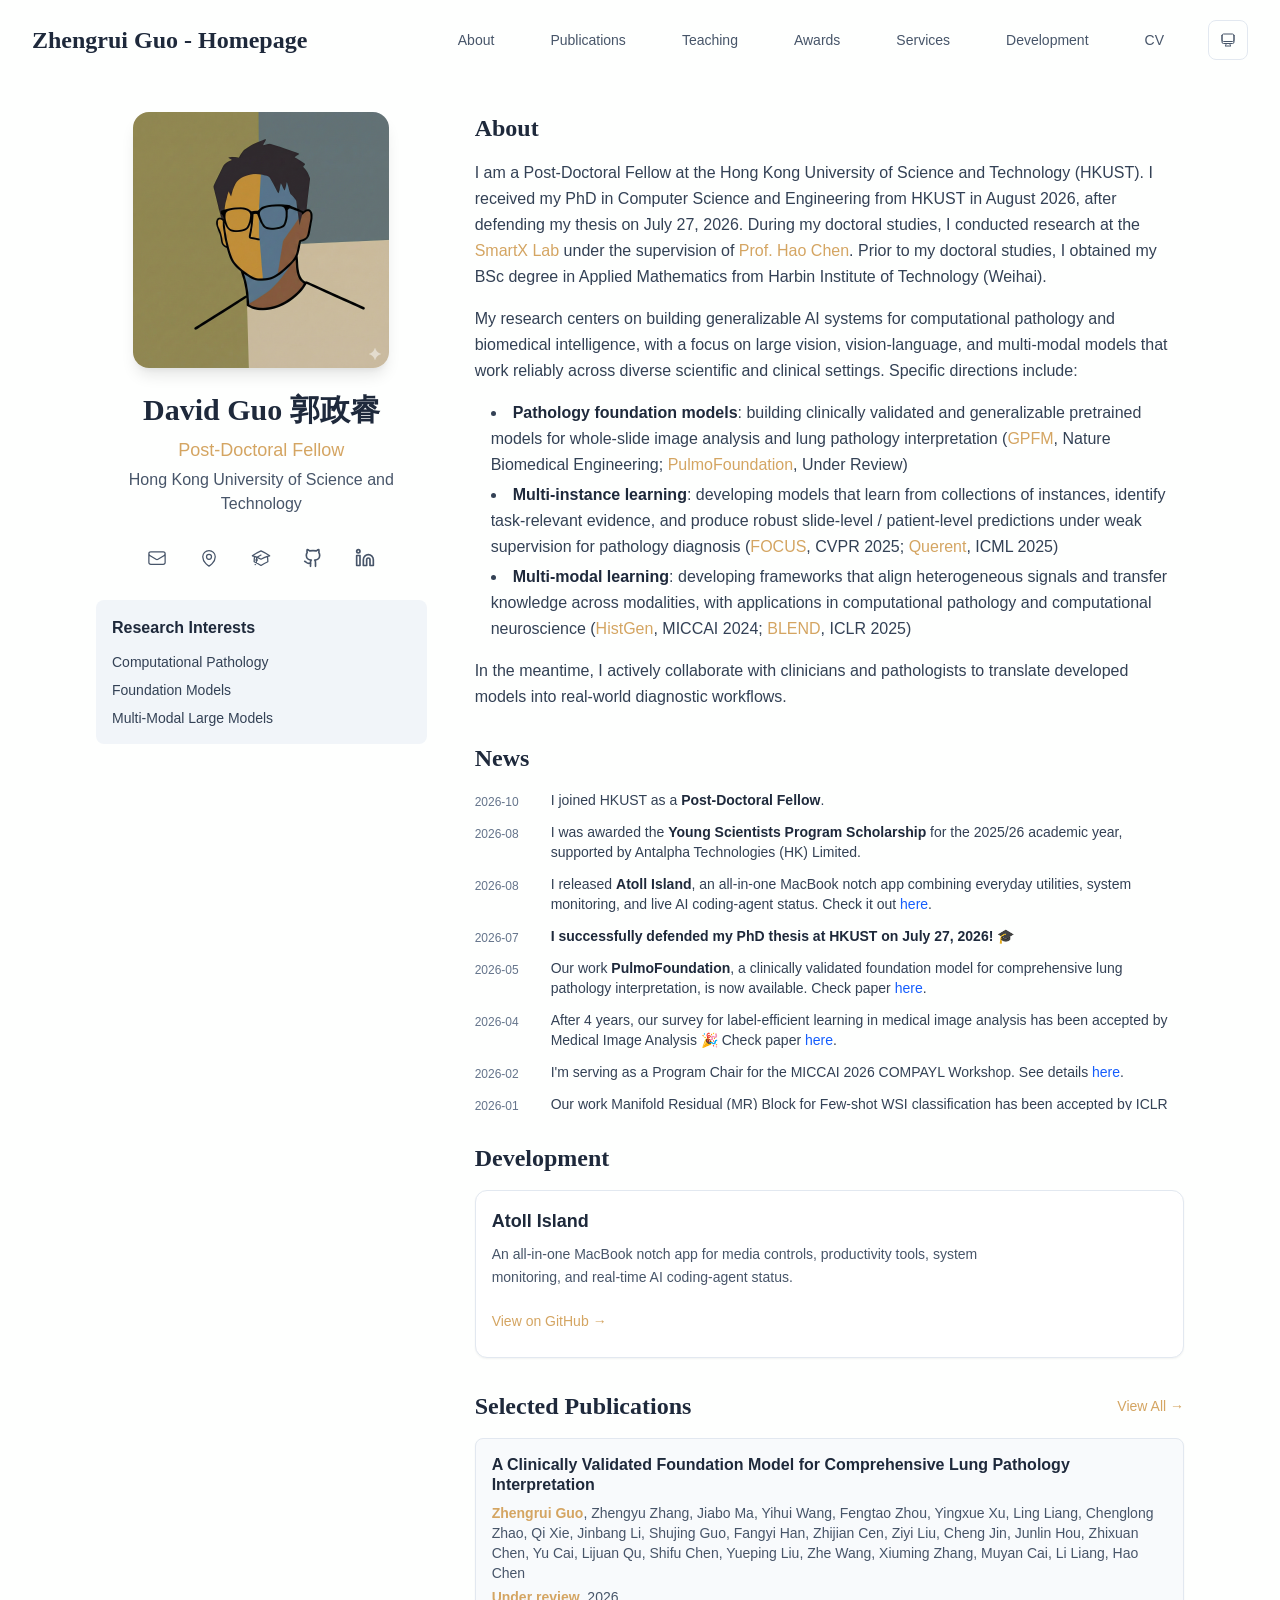
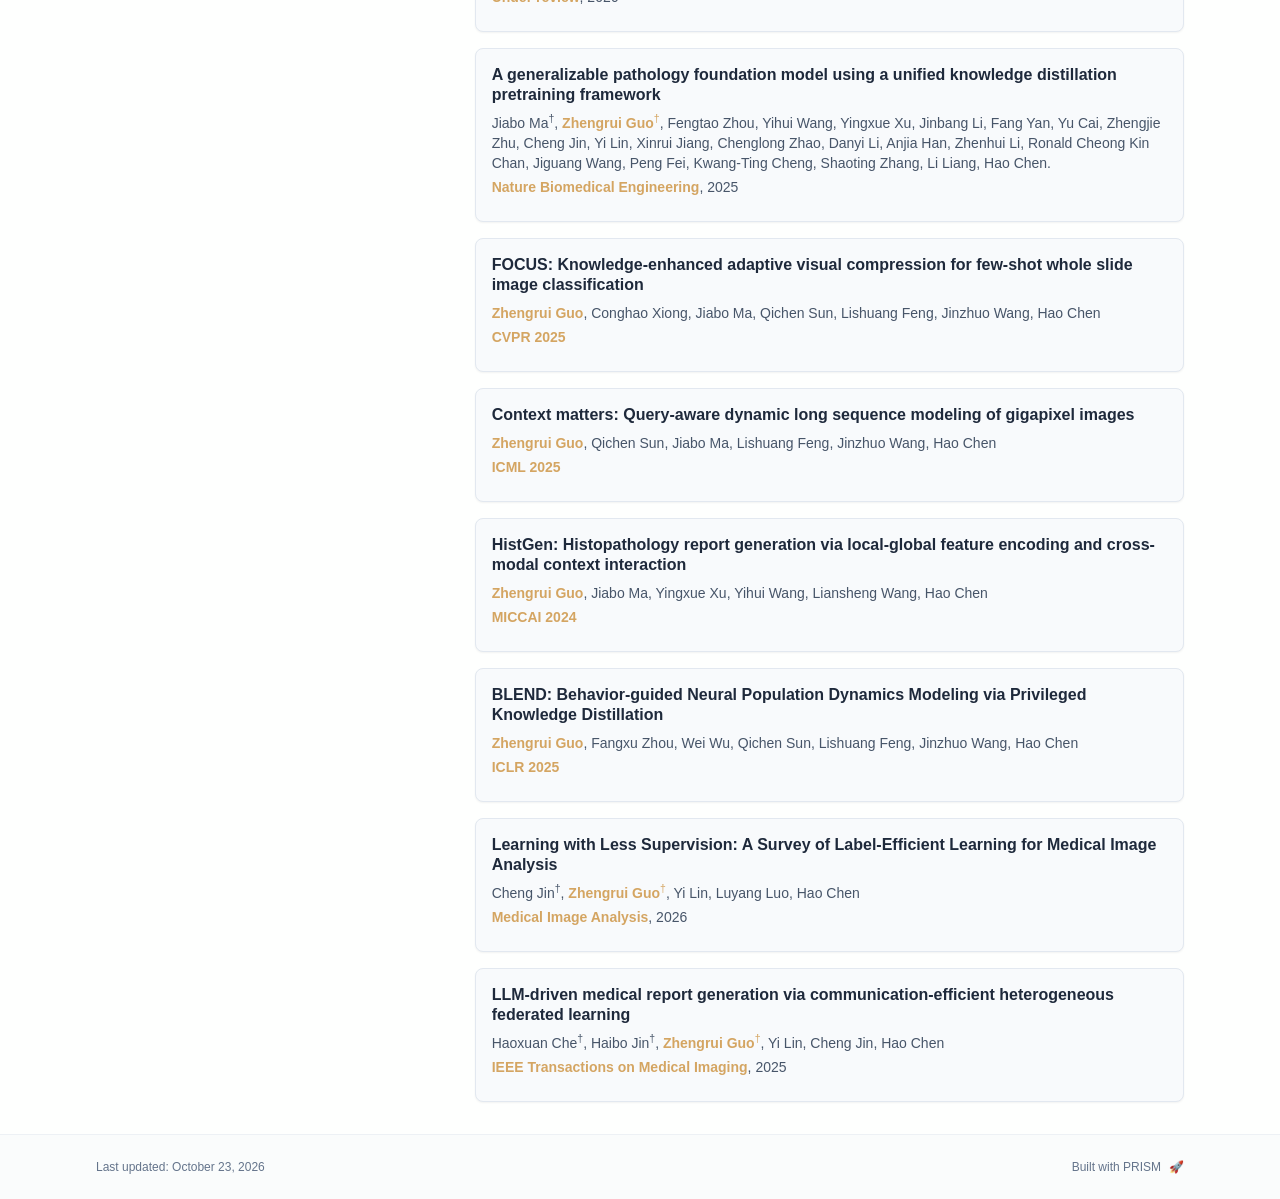
<file: index.html>
<!DOCTYPE html><html lang="en" class="scroll-smooth"><head><meta charSet="utf-8"/><meta name="viewport" content="width=device-width, initial-scale=1"/><link rel="preload" as="image" href="/abstract.png"/><link rel="stylesheet" href="/_next/static/css/2bb9e146c749419e.css" data-precedence="next"/><link rel="preload" as="script" fetchPriority="low" href="/_next/static/chunks/webpack-679b75d1c4c2027c.js"/><script src="/_next/static/chunks/4bd1b696-70b6d399998de86a.js" async=""></script><script src="/_next/static/chunks/684-50096e198fb40285.js" async=""></script><script src="/_next/static/chunks/main-app-f8611d0a6e8d1c95.js" async=""></script><script src="/_next/static/chunks/161-c92285856b08f5b4.js" async=""></script><script src="/_next/static/chunks/874-196dbf0660d69360.js" async=""></script><script src="/_next/static/chunks/560-83a075b4e219aa9a.js" async=""></script><script src="/_next/static/chunks/app/layout-55d19937fcc09bbc.js" async=""></script><script src="/_next/static/chunks/12-4b59b9520356f054.js" async=""></script><script src="/_next/static/chunks/748-205d3060f252ca81.js" async=""></script><script src="/_next/static/chunks/app/page-c36d941375ae1e4a.js" async=""></script><link rel="icon" href="/ai.png" type="image/svg+xml"/><link rel="dns-prefetch" href="https://google-fonts.jialeliu.com"/><link rel="preconnect" href="https://google-fonts.jialeliu.com" crossorigin=""/><link rel="preload" as="style" href="https://google-fonts.jialeliu.com/css2?family=Inter:wght@300;400;500;600;700&amp;family=Crimson+Text:ital,wght@0,400;0,600;1,400&amp;display=swap"/><link rel="stylesheet" id="gfonts-css" href="https://google-fonts.jialeliu.com/css2?family=Inter:wght@300;400;500;600;700&amp;family=Crimson+Text:ital,wght@0,400;0,600;1,400&amp;display=swap" media="print"/><script>
              (function(){
                var l = document.getElementById('gfonts-css');
                if (!l) return;
                if (l.media !== 'all') {
                  l.addEventListener('load', function(){ try { l.media = 'all'; } catch(e){} });
                }
              })();
            </script><noscript><link rel="stylesheet" href="https://google-fonts.jialeliu.com/css2?family=Inter:wght@300;400;500;600;700&amp;family=Crimson+Text:ital,wght@0,400;0,600;1,400&amp;display=swap"/></noscript><script>
              try {
                const theme = localStorage.getItem('theme-storage');
                const parsed = theme ? JSON.parse(theme) : null;
                const setting = parsed?.state?.theme || 'system';
                const prefersDark = typeof window !== 'undefined' && window.matchMedia && window.matchMedia('(prefers-color-scheme: dark)').matches;
                const effective = setting === 'dark' ? 'dark' : (setting === 'light' ? 'light' : (prefersDark ? 'dark' : 'light'));
                var root = document.documentElement;
                root.classList.add(effective);
                root.setAttribute('data-theme', effective);
              } catch (e) {
                var root = document.documentElement;
                root.classList.add('light');
                root.setAttribute('data-theme', 'light');
              }
            </script><title>Zhengrui Guo - Homepage</title><meta name="description" content="Post-Doctoral Fellow at Hong Kong University of Science and Technology."/><meta name="author" content="David Guo 郭政睿"/><meta name="keywords" content="David Guo 郭政睿,PhD,Research,Hong Kong University of Science and Technology"/><meta name="creator" content="David Guo 郭政睿"/><meta name="publisher" content="David Guo 郭政睿"/><meta property="og:title" content="Zhengrui Guo - Homepage"/><meta property="og:description" content="Post-Doctoral Fellow at Hong Kong University of Science and Technology."/><meta property="og:site_name" content="David Guo 郭政睿&#x27;s Academic Website"/><meta property="og:locale" content="en_US"/><meta property="og:type" content="website"/><meta name="twitter:card" content="summary"/><meta name="twitter:title" content="Zhengrui Guo - Homepage"/><meta name="twitter:description" content="Post-Doctoral Fellow at Hong Kong University of Science and Technology."/><link rel="icon" href="/ai.png"/><script>document.querySelectorAll('body link[rel="icon"], body link[rel="apple-touch-icon"]').forEach(el => document.head.appendChild(el))</script><script src="/_next/static/chunks/polyfills-42372ed130431b0a.js" noModule=""></script></head><body class="font-sans antialiased"><div style="visibility:hidden"><nav class="fixed top-0 left-0 right-0 z-50" data-headlessui-state=""><div class="transition-all duration-300 ease-out bg-transparent" style="transform:translateY(-100px)"><div class="max-w-7xl mx-auto px-4 sm:px-6 lg:px-8"><div class="flex justify-between items-center h-16 xl:h-20"><div class="flex-shrink-0" tabindex="0"><a class="text-xl xl:text-2xl font-serif font-semibold text-primary hover:text-accent transition-colors duration-200" href="/">Zhengrui Guo - Homepage</a></div><div class="hidden xl:block"><div class="ml-10 flex items-center space-x-8"><div class="flex items-baseline space-x-8"><a class="relative px-3 py-2 text-sm font-medium transition-all duration-200 rounded hover:bg-accent/10 hover:shadow-sm text-primary" href="/"><span class="relative z-10">About</span><div class="absolute inset-0 bg-accent/10 rounded-lg"></div></a><a class="relative px-3 py-2 text-sm font-medium transition-all duration-200 rounded hover:bg-accent/10 hover:shadow-sm text-neutral-600 hover:text-primary" href="/publications/"><span class="relative z-10">Publications</span></a><a class="relative px-3 py-2 text-sm font-medium transition-all duration-200 rounded hover:bg-accent/10 hover:shadow-sm text-neutral-600 hover:text-primary" href="/teaching/"><span class="relative z-10">Teaching</span></a><a class="relative px-3 py-2 text-sm font-medium transition-all duration-200 rounded hover:bg-accent/10 hover:shadow-sm text-neutral-600 hover:text-primary" href="/awards/"><span class="relative z-10">Awards</span></a><a class="relative px-3 py-2 text-sm font-medium transition-all duration-200 rounded hover:bg-accent/10 hover:shadow-sm text-neutral-600 hover:text-primary" href="/services/"><span class="relative z-10">Services</span></a><a class="relative px-3 py-2 text-sm font-medium transition-all duration-200 rounded hover:bg-accent/10 hover:shadow-sm text-neutral-600 hover:text-primary" href="/development/"><span class="relative z-10">Development</span></a><a target="_blank" rel="noopener noreferrer" aria-label="CV (opens in a new tab)" class="relative px-3 py-2 text-sm font-medium transition-all duration-200 rounded hover:bg-accent/10 hover:shadow-sm text-neutral-600 hover:text-primary" href="/cv/Zhengrui_Guo_CV.pdf"><span class="relative z-10">CV</span></a></div><div class="flex items-center justify-center w-10 h-10 rounded-lg border border-neutral-200 dark:border-[rgba(148,163,184,0.24)] bg-background dark:bg-neutral-800"><div class="w-4 h-4 rounded-full bg-neutral-300 animate-pulse"></div></div></div></div><div class="xl:hidden flex items-center space-x-2"><div class="flex items-center justify-center w-10 h-10 rounded-lg border border-neutral-200 dark:border-[rgba(148,163,184,0.24)] bg-background dark:bg-neutral-800"><div class="w-4 h-4 rounded-full bg-neutral-300 animate-pulse"></div></div><button class="inline-flex items-center justify-center p-2 rounded-md text-neutral-600 hover:text-primary hover:bg-neutral-100 dark:hover:bg-neutral-800 focus:outline-none focus:ring-2 focus:ring-inset focus:ring-accent transition-colors duration-200" id="headlessui-disclosure-button-«R5pdb»" type="button" aria-expanded="false" data-headlessui-state=""><span class="sr-only">Open main menu</span><div><svg xmlns="http://www.w3.org/2000/svg" fill="none" viewBox="0 0 24 24" stroke-width="1.5" stroke="currentColor" aria-hidden="true" data-slot="icon" class="block h-6 w-6"><path stroke-linecap="round" stroke-linejoin="round" d="M3.75 6.75h16.5M3.75 12h16.5m-16.5 5.25h16.5"></path></svg></div></button></div></div></div></div></nav><main class="min-h-screen pt-16 lg:pt-20"><div class="max-w-6xl mx-auto px-4 sm:px-6 lg:px-8 py-8 bg-background min-h-screen"><div class="grid grid-cols-1 lg:grid-cols-3 gap-12"><div class="lg:col-span-1"><div class="sticky top-8" style="opacity:0;transform:translateY(20px)"><div class="w-64 h-64 mx-auto mb-6 rounded-2xl overflow-hidden shadow-lg hover:shadow-xl transition-all duration-200 hover:scale-105"><img alt="David Guo 郭政睿" width="256" height="256" decoding="async" data-nimg="1" class="w-full h-full object-cover object-[32%_center]" style="color:transparent" src="/abstract.png"/></div><div class="text-center mb-6"><h1 class="text-3xl font-serif font-bold text-primary mb-2">David Guo 郭政睿</h1><p class="text-lg text-accent font-medium mb-1">Post-Doctoral Fellow</p><p class="text-neutral-600 mb-2">Hong Kong University of Science and Technology</p></div><div class="flex flex-wrap justify-center gap-3 sm:gap-4 mb-6 relative px-2"><div class="relative"><button class="p-2 sm:p-2 transition-colors duration-200 text-neutral-600 dark:text-neutral-400 hover:text-accent" aria-label="Email"><svg xmlns="http://www.w3.org/2000/svg" fill="none" viewBox="0 0 24 24" stroke-width="1.5" stroke="currentColor" aria-hidden="true" data-slot="icon" class="h-5 w-5"><path stroke-linecap="round" stroke-linejoin="round" d="M21.75 6.75v10.5a2.25 2.25 0 0 1-2.25 2.25h-15a2.25 2.25 0 0 1-2.25-2.25V6.75m19.5 0A2.25 2.25 0 0 0 19.5 4.5h-15a2.25 2.25 0 0 0-2.25 2.25m19.5 0v.243a2.25 2.25 0 0 1-1.07 1.916l-7.5 4.615a2.25 2.25 0 0 1-2.36 0L3.32 8.91a2.25 2.25 0 0 1-1.07-1.916V6.75"></path></svg></button></div><div class="relative"><button class="p-2 sm:p-2 transition-colors duration-200 text-neutral-600 dark:text-neutral-400 hover:text-accent" aria-label="Location"><svg xmlns="http://www.w3.org/2000/svg" fill="none" viewBox="0 0 24 24" stroke-width="1.5" stroke="currentColor" aria-hidden="true" data-slot="icon" class="h-5 w-5"><path stroke-linecap="round" stroke-linejoin="round" d="M15 10.5a3 3 0 1 1-6 0 3 3 0 0 1 6 0Z"></path><path stroke-linecap="round" stroke-linejoin="round" d="M19.5 10.5c0 7.142-7.5 11.25-7.5 11.25S4.5 17.642 4.5 10.5a7.5 7.5 0 1 1 15 0Z"></path></svg></button></div><a href="https://scholar.google.com/citations?hl=en&amp;user=9Nl-HmMAAAAJ&amp;view_op=list_works&amp;inst=1381320739207392350" target="_blank" rel="noopener noreferrer" class="p-2 sm:p-2 text-neutral-600 dark:text-neutral-400 hover:text-accent transition-colors duration-200" aria-label="Google Scholar"><svg xmlns="http://www.w3.org/2000/svg" fill="none" viewBox="0 0 24 24" stroke-width="1.5" stroke="currentColor" aria-hidden="true" data-slot="icon" class="h-5 w-5"><path stroke-linecap="round" stroke-linejoin="round" d="M4.26 10.147a60.438 60.438 0 0 0-.491 6.347A48.62 48.62 0 0 1 12 20.904a48.62 48.62 0 0 1 8.232-4.41 60.46 60.46 0 0 0-.491-6.347m-15.482 0a50.636 50.636 0 0 0-2.658-.813A59.906 59.906 0 0 1 12 3.493a59.903 59.903 0 0 1 10.399 5.84c-.896.248-1.783.52-2.658.814m-15.482 0A50.717 50.717 0 0 1 12 13.489a50.702 50.702 0 0 1 7.74-3.342M6.75 15a.75.75 0 1 0 0-1.5.75.75 0 0 0 0 1.5Zm0 0v-3.675A55.378 55.378 0 0 1 12 8.443m-7.007 11.55A5.981 5.981 0 0 0 6.75 15.75v-1.5"></path></svg></a><a href="https://github.com/dddavid4real" target="_blank" rel="noopener noreferrer" class="p-2 sm:p-2 text-neutral-600 dark:text-neutral-400 hover:text-accent transition-colors duration-200" aria-label="GitHub"><svg xmlns="http://www.w3.org/2000/svg" width="24" height="24" viewBox="0 0 24 24" fill="none" stroke="currentColor" stroke-width="2" stroke-linecap="round" stroke-linejoin="round" class="lucide lucide-github h-5 w-5" aria-hidden="true"><path d="M15 22v-4a4.8 4.8 0 0 0-1-3.5c3 0 6-2 6-5.5.08-1.25-.27-2.48-1-3.5.28-1.15.28-2.35 0-3.5 0 0-1 0-3 1.5-2.64-.5-5.36-.5-8 0C6 2 5 2 5 2c-.3 1.15-.3 2.35 0 3.5A5.403 5.403 0 0 0 4 9c0 3.5 3 5.5 6 5.5-.39.49-.68 1.05-.85 1.65-.17.6-.22 1.23-.15 1.85v4"></path><path d="M9 18c-4.51 2-5-2-7-2"></path></svg></a><a href="https://www.linkedin.com/in/zhengrui-guo-ph-d-680303258/" target="_blank" rel="noopener noreferrer" class="p-2 sm:p-2 text-neutral-600 dark:text-neutral-400 hover:text-accent transition-colors duration-200" aria-label="LinkedIn"><svg xmlns="http://www.w3.org/2000/svg" width="24" height="24" viewBox="0 0 24 24" fill="none" stroke="currentColor" stroke-width="2" stroke-linecap="round" stroke-linejoin="round" class="lucide lucide-linkedin h-5 w-5" aria-hidden="true"><path d="M16 8a6 6 0 0 1 6 6v7h-4v-7a2 2 0 0 0-2-2 2 2 0 0 0-2 2v7h-4v-7a6 6 0 0 1 6-6z"></path><rect width="4" height="12" x="2" y="9"></rect><circle cx="4" cy="4" r="2"></circle></svg></a></div><div class="bg-neutral-100 dark:bg-neutral-800 rounded-lg p-4 mb-6 hover:shadow-lg transition-all duration-200 hover:scale-[1.02]"><h3 class="font-semibold text-primary mb-3">Research Interests</h3><div class="space-y-2 text-sm text-neutral-700 dark:text-neutral-500"><div>Computational Pathology</div><div>Foundation Models</div><div>Multi-Modal Large Models</div></div></div></div></div><div class="lg:col-span-2 space-y-8"><section id="about" class="scroll-mt-24 space-y-8"><section style="opacity:0;transform:translateY(20px)"><h2 class="text-2xl font-serif font-bold text-primary mb-4">About</h2><div class="text-neutral-700 dark:text-neutral-600 leading-relaxed"><p class="mb-4 last:mb-0">I am a Post-Doctoral Fellow at the Hong Kong University of Science and Technology (HKUST). I received my PhD in Computer Science and Engineering from HKUST in August 2026, after defending my thesis on July 27, 2026. During my doctoral studies, I conducted research at the <a href="https://hkustsmartlab.github.io/" node="[object Object]" target="_blank" rel="noopener noreferrer" class="text-accent font-medium transition-all duration-200 rounded hover:bg-accent/10 hover:shadow-sm">SmartX Lab</a> under the supervision of <a href="https://seng.hkust.edu.hk/about/people/faculty/hao-chen" node="[object Object]" target="_blank" rel="noopener noreferrer" class="text-accent font-medium transition-all duration-200 rounded hover:bg-accent/10 hover:shadow-sm">Prof. Hao Chen</a>. Prior to my doctoral studies, I obtained my BSc degree in Applied Mathematics from Harbin Institute of Technology (Weihai).</p>
<p class="mb-4 last:mb-0">My research centers on building generalizable AI systems for computational pathology and biomedical intelligence, with a focus on large vision, vision-language, and multi-modal models that work reliably across diverse scientific and clinical settings. Specific directions include:</p>
<ul class="list-disc list-inside mb-4 space-y-1 ml-4">
<li class="mb-1"><strong class="font-semibold text-primary">Pathology foundation models</strong>: building clinically validated and generalizable pretrained models for whole-slide image analysis and lung pathology interpretation (<a href="https://www.nature.com/articles/s41551-025-01488-4" node="[object Object]" target="_blank" rel="noopener noreferrer" class="text-accent font-medium transition-all duration-200 rounded hover:bg-accent/10 hover:shadow-sm">GPFM</a>, Nature Biomedical Engineering; <a href="https://arxiv.org/abs/2605.25878" node="[object Object]" target="_blank" rel="noopener noreferrer" class="text-accent font-medium transition-all duration-200 rounded hover:bg-accent/10 hover:shadow-sm">PulmoFoundation</a>, Under Review)</li>
<li class="mb-1"><strong class="font-semibold text-primary">Multi-instance learning</strong>: developing models that learn from collections of instances, identify task-relevant evidence, and produce robust slide-level / patient-level predictions under weak supervision for pathology diagnosis (<a href="https://openaccess.thecvf.com/content/CVPR2025/html/Guo_FOCUS_Knowledge-enhanced_Adaptive_Visual_Compression_for_Few-shot_Whole_Slide_Image_CVPR_2025_paper.html" node="[object Object]" target="_blank" rel="noopener noreferrer" class="text-accent font-medium transition-all duration-200 rounded hover:bg-accent/10 hover:shadow-sm">FOCUS</a>, CVPR 2025; <a href="https://proceedings.mlr.press/v267/guo25j.html" node="[object Object]" target="_blank" rel="noopener noreferrer" class="text-accent font-medium transition-all duration-200 rounded hover:bg-accent/10 hover:shadow-sm">Querent</a>, ICML 2025)</li>
<li class="mb-1"><strong class="font-semibold text-primary">Multi-modal learning</strong>: developing frameworks that align heterogeneous signals and transfer knowledge across modalities, with applications in computational pathology and computational neuroscience (<a href="https://papers.miccai.org/miccai-2024/387-Paper0796.html" node="[object Object]" target="_blank" rel="noopener noreferrer" class="text-accent font-medium transition-all duration-200 rounded hover:bg-accent/10 hover:shadow-sm">HistGen</a>, MICCAI 2024; <a href="https://openreview.net/forum?id=jE5ZbtMtcU" node="[object Object]" target="_blank" rel="noopener noreferrer" class="text-accent font-medium transition-all duration-200 rounded hover:bg-accent/10 hover:shadow-sm">BLEND</a>, ICLR 2025)</li>
</ul>
<p class="mb-4 last:mb-0">In the meantime, I actively collaborate with clinicians and pathologists to translate developed models into real-world diagnostic workflows.</p></div></section><section style="opacity:0;transform:translateY(20px)"><h2 class="text-2xl font-serif font-bold text-primary mb-4">News</h2><div class="max-h-80 overflow-y-auto pr-2 space-y-3"><div class="flex items-start space-x-3"><span class="text-xs text-neutral-500 mt-1 w-16 flex-shrink-0">2026-10</span><div class="text-sm text-neutral-700 dark:text-neutral-600"><span>I joined HKUST as a <strong class="font-semibold text-primary">Post-Doctoral Fellow</strong>.</span></div></div><div class="flex items-start space-x-3"><span class="text-xs text-neutral-500 mt-1 w-16 flex-shrink-0">2026-08</span><div class="text-sm text-neutral-700 dark:text-neutral-600"><span>I was awarded the <strong class="font-semibold text-primary">Young Scientists Program Scholarship</strong> for the 2025/26 academic year, supported by Antalpha Technologies (HK) Limited.</span></div></div><div class="flex items-start space-x-3"><span class="text-xs text-neutral-500 mt-1 w-16 flex-shrink-0">2026-08</span><div class="text-sm text-neutral-700 dark:text-neutral-600"><span>I released <strong class="font-semibold text-primary">Atoll Island</strong>, an all-in-one MacBook notch app combining everyday utilities, system monitoring, and live AI coding-agent status. Check it out <a href="https://github.com/dddavid4real/Atoll-Island" node="[object Object]" target="_blank" rel="noopener noreferrer" class="text-blue-600 hover:text-blue-800 dark:text-blue-400 dark:hover:text-blue-300 hover:underline">here</a>.</span></div></div><div class="flex items-start space-x-3"><span class="text-xs text-neutral-500 mt-1 w-16 flex-shrink-0">2026-07</span><div class="text-sm text-neutral-700 dark:text-neutral-600"><span><strong class="font-semibold text-primary">I successfully defended my PhD thesis at HKUST on July 27, 2026! 🎓</strong></span></div></div><div class="flex items-start space-x-3"><span class="text-xs text-neutral-500 mt-1 w-16 flex-shrink-0">2026-05</span><div class="text-sm text-neutral-700 dark:text-neutral-600"><span>Our work <strong class="font-semibold text-primary">PulmoFoundation</strong>, a clinically validated foundation model for comprehensive lung pathology interpretation, is now available. Check paper <a href="https://arxiv.org/abs/2605.25878" node="[object Object]" target="_blank" rel="noopener noreferrer" class="text-blue-600 hover:text-blue-800 dark:text-blue-400 dark:hover:text-blue-300 hover:underline">here</a>.</span></div></div><div class="flex items-start space-x-3"><span class="text-xs text-neutral-500 mt-1 w-16 flex-shrink-0">2026-04</span><div class="text-sm text-neutral-700 dark:text-neutral-600"><span>After 4 years, our survey for label-efficient learning in medical image analysis has been accepted by Medical Image Analysis 🎉 Check paper <a href="https://www.sciencedirect.com/science/article/pii/S1361841526001301" node="[object Object]" target="_blank" rel="noopener noreferrer" class="text-blue-600 hover:text-blue-800 dark:text-blue-400 dark:hover:text-blue-300 hover:underline">here</a>.</span></div></div><div class="flex items-start space-x-3"><span class="text-xs text-neutral-500 mt-1 w-16 flex-shrink-0">2026-02</span><div class="text-sm text-neutral-700 dark:text-neutral-600"><span>I&#x27;m serving as a Program Chair for the MICCAI 2026 COMPAYL Workshop. See details <a href="https://www.compayl.com/" node="[object Object]" target="_blank" rel="noopener noreferrer" class="text-blue-600 hover:text-blue-800 dark:text-blue-400 dark:hover:text-blue-300 hover:underline">here</a>.</span></div></div><div class="flex items-start space-x-3"><span class="text-xs text-neutral-500 mt-1 w-16 flex-shrink-0">2026-01</span><div class="text-sm text-neutral-700 dark:text-neutral-600"><span>Our work Manifold Residual (MR) Block for Few-shot WSI classification has been accepted by ICLR 2026, Congrats to Conghao 🎉 Check paper <a href="https://openreview.net/forum?id=HBP9uSEYME" node="[object Object]" target="_blank" rel="noopener noreferrer" class="text-blue-600 hover:text-blue-800 dark:text-blue-400 dark:hover:text-blue-300 hover:underline">here</a>.</span></div></div><div class="flex items-start space-x-3"><span class="text-xs text-neutral-500 mt-1 w-16 flex-shrink-0">2025-10</span><div class="text-sm text-neutral-700 dark:text-neutral-600"><span>One paper has been accepted by NeurIPS 2025. Congrats to WU Wei 🎉 Check paper <a href="https://openreview.net/forum?id=cujJ9AXZO3" node="[object Object]" target="_blank" rel="noopener noreferrer" class="text-blue-600 hover:text-blue-800 dark:text-blue-400 dark:hover:text-blue-300 hover:underline">here</a>.</span></div></div><div class="flex items-start space-x-3"><span class="text-xs text-neutral-500 mt-1 w-16 flex-shrink-0">2025-09</span><div class="text-sm text-neutral-700 dark:text-neutral-600"><span>Our generalizable pathology foundation model GPFM has been published on Nature Biomedical Engineering 🎉 Check paper <a href="https://www.nature.com/articles/s41551-025-01488-4" node="[object Object]" target="_blank" rel="noopener noreferrer" class="text-blue-600 hover:text-blue-800 dark:text-blue-400 dark:hover:text-blue-300 hover:underline">here</a>.</span></div></div><div class="flex items-start space-x-3"><span class="text-xs text-neutral-500 mt-1 w-16 flex-shrink-0">2025-07</span><div class="text-sm text-neutral-700 dark:text-neutral-600"><span>Our work FedMRG has been accepted by TMI 🎉 Check paper <a href="https://ieeexplore.ieee.org/abstract/document/11087641" node="[object Object]" target="_blank" rel="noopener noreferrer" class="text-blue-600 hover:text-blue-800 dark:text-blue-400 dark:hover:text-blue-300 hover:underline">here</a>.</span></div></div><div class="flex items-start space-x-3"><span class="text-xs text-neutral-500 mt-1 w-16 flex-shrink-0">2025-05</span><div class="text-sm text-neutral-700 dark:text-neutral-600"><span>Our work Querent has been accepted by ICML 2025 🎉 Check paper <a href="https://proceedings.mlr.press/v267/guo25j.html" node="[object Object]" target="_blank" rel="noopener noreferrer" class="text-blue-600 hover:text-blue-800 dark:text-blue-400 dark:hover:text-blue-300 hover:underline">here</a>.</span></div></div><div class="flex items-start space-x-3"><span class="text-xs text-neutral-500 mt-1 w-16 flex-shrink-0">2025-02</span><div class="text-sm text-neutral-700 dark:text-neutral-600"><span>Our work FOCUS has been accepted by CVPR 2025 🎉 Check paper <a href="https://openaccess.thecvf.com/content/CVPR2025/html/Guo_FOCUS_Knowledge-enhanced_Adaptive_Visual_Compression_for_Few-shot_Whole_Slide_Image_CVPR_2025_paper.html" node="[object Object]" target="_blank" rel="noopener noreferrer" class="text-blue-600 hover:text-blue-800 dark:text-blue-400 dark:hover:text-blue-300 hover:underline">here</a>.</span></div></div><div class="flex items-start space-x-3"><span class="text-xs text-neutral-500 mt-1 w-16 flex-shrink-0">2025-01</span><div class="text-sm text-neutral-700 dark:text-neutral-600"><span>Another paper (NeurPIR) has been accepted by ICLR 2025, Congrats to WU Wei 🎉 Check paper <a href="https://openreview.net/forum?id=vFanHFE4Qv" node="[object Object]" target="_blank" rel="noopener noreferrer" class="text-blue-600 hover:text-blue-800 dark:text-blue-400 dark:hover:text-blue-300 hover:underline">here</a>.</span></div></div><div class="flex items-start space-x-3"><span class="text-xs text-neutral-500 mt-1 w-16 flex-shrink-0">2025-01</span><div class="text-sm text-neutral-700 dark:text-neutral-600"><span>Our work BLEND has been accepted by ICLR 2025 🎉 Check paper <a href="https://openreview.net/forum?id=jE5ZbtMtcU" node="[object Object]" target="_blank" rel="noopener noreferrer" class="text-blue-600 hover:text-blue-800 dark:text-blue-400 dark:hover:text-blue-300 hover:underline">here</a>.</span></div></div><div class="flex items-start space-x-3"><span class="text-xs text-neutral-500 mt-1 w-16 flex-shrink-0">2024-07</span><div class="text-sm text-neutral-700 dark:text-neutral-600"><span>I passed the PhD Qualification Exam of HKUST!</span></div></div><div class="flex items-start space-x-3"><span class="text-xs text-neutral-500 mt-1 w-16 flex-shrink-0">2024-06</span><div class="text-sm text-neutral-700 dark:text-neutral-600"><span>Our work HistGen has been accepted by MICCAI 2024 🎉 Check paper <a href="https://papers.miccai.org/miccai-2024/387-Paper0796.html" node="[object Object]" target="_blank" rel="noopener noreferrer" class="text-blue-600 hover:text-blue-800 dark:text-blue-400 dark:hover:text-blue-300 hover:underline">here</a>.</span></div></div></div></section><div style="opacity:0;transform:translateY(20px)"><div class="mb-4"><h2 class="text-2xl font-serif font-bold text-primary mb-4">Development</h2></div><div class="grid gap-4"><div style="opacity:0;transform:translateY(20px)"><article class="bg-white dark:bg-neutral-900 p-4 rounded-xl shadow-sm border border-neutral-200 dark:border-neutral-800 transition-[transform,box-shadow] duration-200 [@media(hover:hover)]:hover:-translate-y-0.5 [@media(hover:hover)]:hover:shadow-lg"><div class="flex justify-between items-start gap-4 mb-2"><h3 class="text-lg font-semibold text-primary text-balance">Atoll Island</h3></div><p class="text-sm text-neutral-600 dark:text-neutral-500 leading-relaxed text-pretty max-w-[65ch]">An all-in-one MacBook notch app for media controls, productivity tools, system monitoring, and real-time AI coding-agent status.</p><a href="https://github.com/dddavid4real/Atoll-Island" target="_blank" rel="noopener noreferrer" class="mt-3 inline-flex min-h-10 items-center gap-1 rounded-md text-sm font-medium text-accent transition-colors duration-200 hover:text-accent-dark focus-visible:outline-none focus-visible:ring-2 focus-visible:ring-accent/50 focus-visible:ring-offset-2 focus-visible:ring-offset-background"><span>View on GitHub</span><span aria-hidden="true">→</span></a></article></div></div></div><section style="opacity:0;transform:translateY(20px)"><div class="flex items-center justify-between mb-4"><h2 class="text-2xl font-serif font-bold text-primary">Selected Publications</h2><a class="text-accent hover:text-accent-dark text-sm font-medium transition-all duration-200 rounded hover:bg-accent/10 hover:shadow-sm" href="/publications/">View All →</a></div><div class="space-y-4"><div class="bg-neutral-50 dark:bg-neutral-800 p-4 rounded-lg shadow-sm border border-neutral-200 dark:border-[rgba(148,163,184,0.24)] hover:shadow-lg transition-all duration-200 hover:scale-[1.02]" style="opacity:0;transform:translateY(20px)"><h3 class="font-semibold text-primary mb-2 leading-tight">A Clinically Validated Foundation Model for Comprehensive Lung Pathology Interpretation</h3><p class="text-sm text-neutral-600 dark:text-neutral-500 mb-1"><span><span class="font-semibold text-accent">Zhengrui Guo</span>, </span><span><span class="">Zhengyu Zhang</span>, </span><span><span class="">Jiabo Ma</span>, </span><span><span class="">Yihui Wang</span>, </span><span><span class="">Fengtao Zhou</span>, </span><span><span class="">Yingxue Xu</span>, </span><span><span class="">Ling Liang</span>, </span><span><span class="">Chenglong Zhao</span>, </span><span><span class="">Qi Xie</span>, </span><span><span class="">Jinbang Li</span>, </span><span><span class="">Shujing Guo</span>, </span><span><span class="">Fangyi Han</span>, </span><span><span class="">Zhijian Cen</span>, </span><span><span class="">Ziyi Liu</span>, </span><span><span class="">Cheng Jin</span>, </span><span><span class="">Junlin Hou</span>, </span><span><span class="">Zhixuan Chen</span>, </span><span><span class="">Yu Cai</span>, </span><span><span class="">Lijuan Qu</span>, </span><span><span class="">Shifu Chen</span>, </span><span><span class="">Yueping Liu</span>, </span><span><span class="">Zhe Wang</span>, </span><span><span class="">Xiuming Zhang</span>, </span><span><span class="">Muyan Cai</span>, </span><span><span class="">Li Liang</span>, </span><span><span class="">Hao Chen</span></span></p><p class="text-sm text-neutral-600 dark:text-neutral-500 mb-2"><span class="font-semibold text-accent">Under review</span>, 2026</p></div><div class="bg-neutral-50 dark:bg-neutral-800 p-4 rounded-lg shadow-sm border border-neutral-200 dark:border-[rgba(148,163,184,0.24)] hover:shadow-lg transition-all duration-200 hover:scale-[1.02]" style="opacity:0;transform:translateY(20px)"><h3 class="font-semibold text-primary mb-2 leading-tight">A generalizable pathology foundation model using a unified knowledge distillation pretraining framework</h3><p class="text-sm text-neutral-600 dark:text-neutral-500 mb-1"><span><span class="">Jiabo Ma</span><sup class="ml-0 text-neutral-600 dark:text-neutral-500">†</sup>, </span><span><span class="font-semibold text-accent">Zhengrui Guo</span><sup class="ml-0 text-accent">†</sup>, </span><span><span class="">Fengtao Zhou</span>, </span><span><span class="">Yihui Wang</span>, </span><span><span class="">Yingxue Xu</span>, </span><span><span class="">Jinbang Li</span>, </span><span><span class="">Fang Yan</span>, </span><span><span class="">Yu Cai</span>, </span><span><span class="">Zhengjie Zhu</span>, </span><span><span class="">Cheng Jin</span>, </span><span><span class="">Yi Lin</span>, </span><span><span class="">Xinrui Jiang</span>, </span><span><span class="">Chenglong Zhao</span>, </span><span><span class="">Danyi Li</span>, </span><span><span class="">Anjia Han</span>, </span><span><span class="">Zhenhui Li</span>, </span><span><span class="">Ronald Cheong Kin Chan</span>, </span><span><span class="">Jiguang Wang</span>, </span><span><span class="">Peng Fei</span>, </span><span><span class="">Kwang-Ting Cheng</span>, </span><span><span class="">Shaoting Zhang</span>, </span><span><span class="">Li Liang</span>, </span><span><span class="">Hao Chen.</span></span></p><p class="text-sm text-neutral-600 dark:text-neutral-500 mb-2"><span class="font-semibold text-accent">Nature Biomedical Engineering</span>, 2025</p></div><div class="bg-neutral-50 dark:bg-neutral-800 p-4 rounded-lg shadow-sm border border-neutral-200 dark:border-[rgba(148,163,184,0.24)] hover:shadow-lg transition-all duration-200 hover:scale-[1.02]" style="opacity:0;transform:translateY(20px)"><h3 class="font-semibold text-primary mb-2 leading-tight">FOCUS: Knowledge-enhanced adaptive visual compression for few-shot whole slide image classification</h3><p class="text-sm text-neutral-600 dark:text-neutral-500 mb-1"><span><span class="font-semibold text-accent">Zhengrui Guo</span>, </span><span><span class="">Conghao Xiong</span>, </span><span><span class="">Jiabo Ma</span>, </span><span><span class="">Qichen Sun</span>, </span><span><span class="">Lishuang Feng</span>, </span><span><span class="">Jinzhuo Wang</span>, </span><span><span class="">Hao Chen</span></span></p><p class="text-sm text-neutral-600 dark:text-neutral-500 mb-2"><span class="font-semibold text-accent">CVPR 2025</span></p></div><div class="bg-neutral-50 dark:bg-neutral-800 p-4 rounded-lg shadow-sm border border-neutral-200 dark:border-[rgba(148,163,184,0.24)] hover:shadow-lg transition-all duration-200 hover:scale-[1.02]" style="opacity:0;transform:translateY(20px)"><h3 class="font-semibold text-primary mb-2 leading-tight">Context matters: Query-aware dynamic long sequence modeling of gigapixel images</h3><p class="text-sm text-neutral-600 dark:text-neutral-500 mb-1"><span><span class="font-semibold text-accent">Zhengrui Guo</span>, </span><span><span class="">Qichen Sun</span>, </span><span><span class="">Jiabo Ma</span>, </span><span><span class="">Lishuang Feng</span>, </span><span><span class="">Jinzhuo Wang</span>, </span><span><span class="">Hao Chen</span></span></p><p class="text-sm text-neutral-600 dark:text-neutral-500 mb-2"><span class="font-semibold text-accent">ICML 2025</span></p></div><div class="bg-neutral-50 dark:bg-neutral-800 p-4 rounded-lg shadow-sm border border-neutral-200 dark:border-[rgba(148,163,184,0.24)] hover:shadow-lg transition-all duration-200 hover:scale-[1.02]" style="opacity:0;transform:translateY(20px)"><h3 class="font-semibold text-primary mb-2 leading-tight">HistGen: Histopathology report generation via local-global feature encoding and cross-modal context interaction</h3><p class="text-sm text-neutral-600 dark:text-neutral-500 mb-1"><span><span class="font-semibold text-accent">Zhengrui Guo</span>, </span><span><span class="">Jiabo Ma</span>, </span><span><span class="">Yingxue Xu</span>, </span><span><span class="">Yihui Wang</span>, </span><span><span class="">Liansheng Wang</span>, </span><span><span class="">Hao Chen</span></span></p><p class="text-sm text-neutral-600 dark:text-neutral-500 mb-2"><span class="font-semibold text-accent">MICCAI 2024</span></p></div><div class="bg-neutral-50 dark:bg-neutral-800 p-4 rounded-lg shadow-sm border border-neutral-200 dark:border-[rgba(148,163,184,0.24)] hover:shadow-lg transition-all duration-200 hover:scale-[1.02]" style="opacity:0;transform:translateY(20px)"><h3 class="font-semibold text-primary mb-2 leading-tight">BLEND: Behavior-guided Neural Population Dynamics Modeling via Privileged Knowledge Distillation</h3><p class="text-sm text-neutral-600 dark:text-neutral-500 mb-1"><span><span class="font-semibold text-accent">Zhengrui Guo</span>, </span><span><span class="">Fangxu Zhou</span>, </span><span><span class="">Wei Wu</span>, </span><span><span class="">Qichen Sun</span>, </span><span><span class="">Lishuang Feng</span>, </span><span><span class="">Jinzhuo Wang</span>, </span><span><span class="">Hao Chen</span></span></p><p class="text-sm text-neutral-600 dark:text-neutral-500 mb-2"><span class="font-semibold text-accent">ICLR 2025</span></p></div><div class="bg-neutral-50 dark:bg-neutral-800 p-4 rounded-lg shadow-sm border border-neutral-200 dark:border-[rgba(148,163,184,0.24)] hover:shadow-lg transition-all duration-200 hover:scale-[1.02]" style="opacity:0;transform:translateY(20px)"><h3 class="font-semibold text-primary mb-2 leading-tight">Learning with Less Supervision: A Survey of Label-Efficient Learning for Medical Image Analysis</h3><p class="text-sm text-neutral-600 dark:text-neutral-500 mb-1"><span><span class="">Cheng Jin</span><sup class="ml-0 text-neutral-600 dark:text-neutral-500">†</sup>, </span><span><span class="font-semibold text-accent">Zhengrui Guo</span><sup class="ml-0 text-accent">†</sup>, </span><span><span class="">Yi Lin</span>, </span><span><span class="">Luyang Luo</span>, </span><span><span class="">Hao Chen</span></span></p><p class="text-sm text-neutral-600 dark:text-neutral-500 mb-2"><span class="font-semibold text-accent">Medical Image Analysis</span>, 2026</p></div><div class="bg-neutral-50 dark:bg-neutral-800 p-4 rounded-lg shadow-sm border border-neutral-200 dark:border-[rgba(148,163,184,0.24)] hover:shadow-lg transition-all duration-200 hover:scale-[1.02]" style="opacity:0;transform:translateY(20px)"><h3 class="font-semibold text-primary mb-2 leading-tight">LLM-driven medical report generation via communication-efficient heterogeneous federated learning</h3><p class="text-sm text-neutral-600 dark:text-neutral-500 mb-1"><span><span class="">Haoxuan Che</span><sup class="ml-0 text-neutral-600 dark:text-neutral-500">†</sup>, </span><span><span class="">Haibo Jin</span><sup class="ml-0 text-neutral-600 dark:text-neutral-500">†</sup>, </span><span><span class="font-semibold text-accent">Zhengrui Guo</span><sup class="ml-0 text-accent">†</sup>, </span><span><span class="">Yi Lin</span>, </span><span><span class="">Cheng Jin</span>, </span><span><span class="">Hao Chen</span></span></p><p class="text-sm text-neutral-600 dark:text-neutral-500 mb-2"><span class="font-semibold text-accent">IEEE Transactions on Medical Imaging</span>, 2025</p></div></div></section></section></div></div></div><!--$--><!--/$--><!--$--><!--/$--></main><footer class="border-t border-neutral-200/50 bg-neutral-50/50 dark:bg-neutral-900/50 dark:border-neutral-700/50"><div class="max-w-6xl mx-auto px-4 sm:px-6 lg:px-8 py-6"><div class="flex flex-col sm:flex-row justify-between items-center gap-2"><p class="text-xs text-neutral-500">Last updated: <!-- -->October 23, 2026</p><p class="text-xs text-neutral-500 flex items-center"><a href="https://github.com/xyjoey/PRISM" target="_blank" rel="noopener noreferrer">Built with PRISM</a><span class="ml-2">🚀</span></p></div></div></footer></div><script src="/_next/static/chunks/webpack-679b75d1c4c2027c.js" async=""></script><script>(self.__next_f=self.__next_f||[]).push([0])</script><script>self.__next_f.push([1,"1:\"$Sreact.fragment\"\n2:I[3719,[\"161\",\"static/chunks/161-c92285856b08f5b4.js\",\"874\",\"static/chunks/874-196dbf0660d69360.js\",\"560\",\"static/chunks/560-83a075b4e219aa9a.js\",\"177\",\"static/chunks/app/layout-55d19937fcc09bbc.js\"],\"ThemeProvider\"]\n3:I[768,[\"161\",\"static/chunks/161-c92285856b08f5b4.js\",\"874\",\"static/chunks/874-196dbf0660d69360.js\",\"560\",\"static/chunks/560-83a075b4e219aa9a.js\",\"177\",\"static/chunks/app/layout-55d19937fcc09bbc.js\"],\"default\"]\n4:I[7555,[],\"\"]\n5:I[1295,[],\"\"]\n6:I[2548,[\"161\",\"static/chunks/161-c92285856b08f5b4.js\",\"874\",\"static/chunks/874-196dbf0660d69360.js\",\"560\",\"static/chunks/560-83a075b4e219aa9a.js\",\"177\",\"static/chunks/app/layout-55d19937fcc09bbc.js\"],\"default\"]\n7:I[7437,[\"161\",\"static/chunks/161-c92285856b08f5b4.js\",\"12\",\"static/chunks/12-4b59b9520356f054.js\",\"874\",\"static/chunks/874-196dbf0660d69360.js\",\"748\",\"static/chunks/748-205d3060f252ca81.js\",\"974\",\"static/chunks/app/page-c36d941375ae1e4a.js\"],\"default\"]\n8:I[9507,[\"161\",\"static/chunks/161-c92285856b08f5b4.js\",\"12\",\"static/chunks/12-4b59b9520356f054.js\",\"874\",\"static/chunks/874-196dbf0660d69360.js\",\"748\",\"static/chunks/748-205d3060f252ca81.js\",\"974\",\"static/chunks/app/page-c36d941375ae1e4a.js\"],\"default\"]\na:I[1990,[\"161\",\"static/chunks/161-c92285856b08f5b4.js\",\"12\",\"static/chunks/12-4b59b9520356f054.js\",\"874\",\"static/chunks/874-196dbf0660d69360.js\",\"748\",\"static/chunks/748-205d3060f252ca81.js\",\"974\",\"static/chunks/app/page-c36d941375ae1e4a.js\"],\"default\"]\nb:I[3684,[\"161\",\"static/chunks/161-c92285856b08f5b4.js\",\"12\",\"static/chunks/12-4b59b9520356f054.js\",\"874\",\"static/chunks/874-196dbf0660d69360.js\",\"748\",\"static/chunks/748-205d3060f252ca81.js\",\"974\",\"static/chunks/app/page-c36d941375ae1e4a.js\"],\"default\"]\nc:I[5218,[\"161\",\"static/chunks/161-c92285856b08f5b4.js\",\"12\",\"static/chunks/12-4b59b9520356f054.js\",\"874\",\"static/chunks/874-196dbf0660d69360.js\",\"748\",\"static/chunks/748-205d3060f252ca81.js\",\"974\",\"static/chunks/app/page-c36d941375ae1e4a.js\"],\"default\"]\nd:I[9665,[],\"MetadataBoundary\"]\nf:I[9665,[],\"OutletBoundary\"]\n12:I[4911,[],\""])</script><script>self.__next_f.push([1,"AsyncMetadataOutlet\"]\n14:I[9665,[],\"ViewportBoundary\"]\n16:I[6614,[],\"\"]\n:HL[\"/_next/static/css/2bb9e146c749419e.css\",\"style\"]\n9:T84c,"])</script><script>self.__next_f.push([1,"I am a Post-Doctoral Fellow at the Hong Kong University of Science and Technology (HKUST). I received my PhD in Computer Science and Engineering from HKUST in August 2026, after defending my thesis on July 27, 2026. During my doctoral studies, I conducted research at the [SmartX Lab](https://hkustsmartlab.github.io/) under the supervision of [Prof. Hao Chen](https://seng.hkust.edu.hk/about/people/faculty/hao-chen). Prior to my doctoral studies, I obtained my BSc degree in Applied Mathematics from Harbin Institute of Technology (Weihai).\n\nMy research centers on building generalizable AI systems for computational pathology and biomedical intelligence, with a focus on large vision, vision-language, and multi-modal models that work reliably across diverse scientific and clinical settings. Specific directions include:\n\n- **Pathology foundation models**: building clinically validated and generalizable pretrained models for whole-slide image analysis and lung pathology interpretation ([GPFM](https://www.nature.com/articles/s41551-025-01488-4), Nature Biomedical Engineering; [PulmoFoundation](https://arxiv.org/abs/2605.25878), Under Review)\n- **Multi-instance learning**: developing models that learn from collections of instances, identify task-relevant evidence, and produce robust slide-level / patient-level predictions under weak supervision for pathology diagnosis ([FOCUS](https://openaccess.thecvf.com/content/CVPR2025/html/Guo_FOCUS_Knowledge-enhanced_Adaptive_Visual_Compression_for_Few-shot_Whole_Slide_Image_CVPR_2025_paper.html), CVPR 2025; [Querent](https://proceedings.mlr.press/v267/guo25j.html), ICML 2025)\n- **Multi-modal learning**: developing frameworks that align heterogeneous signals and transfer knowledge across modalities, with applications in computational pathology and computational neuroscience ([HistGen](https://papers.miccai.org/miccai-2024/387-Paper0796.html), MICCAI 2024; [BLEND](https://openreview.net/forum?id=jE5ZbtMtcU), ICLR 2025)\n\nIn the meantime, I actively collaborate with clinicians and pathologists to translate developed models into real-world diagnostic workflows.\n"])</script><script>self.__next_f.push([1,"0:{\"P\":null,\"b\":\"2G3-Fc_rxMhWcaTyk93il\",\"p\":\"\",\"c\":[\"\",\"\"],\"i\":false,\"f\":[[[\"\",{\"children\":[\"__PAGE__\",{}]},\"$undefined\",\"$undefined\",true],[\"\",[\"$\",\"$1\",\"c\",{\"children\":[[[\"$\",\"link\",\"0\",{\"rel\":\"stylesheet\",\"href\":\"/_next/static/css/2bb9e146c749419e.css\",\"precedence\":\"next\",\"crossOrigin\":\"$undefined\",\"nonce\":\"$undefined\"}]],[\"$\",\"html\",null,{\"lang\":\"en\",\"className\":\"scroll-smooth\",\"suppressHydrationWarning\":true,\"children\":[[\"$\",\"head\",null,{\"children\":[[\"$\",\"link\",null,{\"rel\":\"icon\",\"href\":\"/ai.png\",\"type\":\"image/svg+xml\"}],[\"$\",\"link\",null,{\"rel\":\"dns-prefetch\",\"href\":\"https://google-fonts.jialeliu.com\"}],[\"$\",\"link\",null,{\"rel\":\"preconnect\",\"href\":\"https://google-fonts.jialeliu.com\",\"crossOrigin\":\"\"}],[\"$\",\"link\",null,{\"rel\":\"preload\",\"as\":\"style\",\"href\":\"https://google-fonts.jialeliu.com/css2?family=Inter:wght@300;400;500;600;700\u0026family=Crimson+Text:ital,wght@0,400;0,600;1,400\u0026display=swap\"}],[\"$\",\"link\",null,{\"rel\":\"stylesheet\",\"id\":\"gfonts-css\",\"href\":\"https://google-fonts.jialeliu.com/css2?family=Inter:wght@300;400;500;600;700\u0026family=Crimson+Text:ital,wght@0,400;0,600;1,400\u0026display=swap\",\"media\":\"print\"}],[\"$\",\"script\",null,{\"dangerouslySetInnerHTML\":{\"__html\":\"\\n              (function(){\\n                var l = document.getElementById('gfonts-css');\\n                if (!l) return;\\n                if (l.media !== 'all') {\\n                  l.addEventListener('load', function(){ try { l.media = 'all'; } catch(e){} });\\n                }\\n              })();\\n            \"}}],[\"$\",\"noscript\",null,{\"children\":[\"$\",\"link\",null,{\"rel\":\"stylesheet\",\"href\":\"https://google-fonts.jialeliu.com/css2?family=Inter:wght@300;400;500;600;700\u0026family=Crimson+Text:ital,wght@0,400;0,600;1,400\u0026display=swap\"}]}],[\"$\",\"script\",null,{\"dangerouslySetInnerHTML\":{\"__html\":\"\\n              try {\\n                const theme = localStorage.getItem('theme-storage');\\n                const parsed = theme ? JSON.parse(theme) : null;\\n                const setting = parsed?.state?.theme || 'system';\\n                const prefersDark = typeof window !== 'undefined' \u0026\u0026 window.matchMedia \u0026\u0026 window.matchMedia('(prefers-color-scheme: dark)').matches;\\n                const effective = setting === 'dark' ? 'dark' : (setting === 'light' ? 'light' : (prefersDark ? 'dark' : 'light'));\\n                var root = document.documentElement;\\n                root.classList.add(effective);\\n                root.setAttribute('data-theme', effective);\\n              } catch (e) {\\n                var root = document.documentElement;\\n                root.classList.add('light');\\n                root.setAttribute('data-theme', 'light');\\n              }\\n            \"}}]]}],[\"$\",\"body\",null,{\"className\":\"font-sans antialiased\",\"children\":[\"$\",\"$L2\",null,{\"children\":[[\"$\",\"$L3\",null,{\"items\":[{\"title\":\"About\",\"type\":\"page\",\"target\":\"about\",\"href\":\"/\"},{\"title\":\"Publications\",\"type\":\"page\",\"target\":\"publications\",\"href\":\"/publications\"},{\"title\":\"Teaching\",\"type\":\"page\",\"target\":\"teaching\",\"href\":\"/teaching\"},{\"title\":\"Awards\",\"type\":\"page\",\"target\":\"awards\",\"href\":\"/awards\"},{\"title\":\"Services\",\"type\":\"page\",\"target\":\"services\",\"href\":\"/services\"},{\"title\":\"Development\",\"type\":\"page\",\"target\":\"development\",\"href\":\"/development\"},{\"title\":\"CV\",\"type\":\"page\",\"target\":\"cv\",\"href\":\"/cv/Zhengrui_Guo_CV.pdf\",\"open_in_new_tab\":true}],\"siteTitle\":\"Zhengrui Guo - Homepage\",\"enableOnePageMode\":false}],[\"$\",\"main\",null,{\"className\":\"min-h-screen pt-16 lg:pt-20\",\"children\":[\"$\",\"$L4\",null,{\"parallelRouterKey\":\"children\",\"error\":\"$undefined\",\"errorStyles\":\"$undefined\",\"errorScripts\":\"$undefined\",\"template\":[\"$\",\"$L5\",null,{}],\"templateStyles\":\"$undefined\",\"templateScripts\":\"$undefined\",\"notFound\":[[[\"$\",\"title\",null,{\"children\":\"404: This page could not be found.\"}],[\"$\",\"div\",null,{\"style\":{\"fontFamily\":\"system-ui,\\\"Segoe UI\\\",Roboto,Helvetica,Arial,sans-serif,\\\"Apple Color Emoji\\\",\\\"Segoe UI Emoji\\\"\",\"height\":\"100vh\",\"textAlign\":\"center\",\"display\":\"flex\",\"flexDirection\":\"column\",\"alignItems\":\"center\",\"justifyContent\":\"center\"},\"children\":[\"$\",\"div\",null,{\"children\":[[\"$\",\"style\",null,{\"dangerouslySetInnerHTML\":{\"__html\":\"body{color:#000;background:#fff;margin:0}.next-error-h1{border-right:1px solid rgba(0,0,0,.3)}@media (prefers-color-scheme:dark){body{color:#fff;background:#000}.next-error-h1{border-right:1px solid rgba(255,255,255,.3)}}\"}}],[\"$\",\"h1\",null,{\"className\":\"next-error-h1\",\"style\":{\"display\":\"inline-block\",\"margin\":\"0 20px 0 0\",\"padding\":\"0 23px 0 0\",\"fontSize\":24,\"fontWeight\":500,\"verticalAlign\":\"top\",\"lineHeight\":\"49px\"},\"children\":404}],[\"$\",\"div\",null,{\"style\":{\"display\":\"inline-block\"},\"children\":[\"$\",\"h2\",null,{\"style\":{\"fontSize\":14,\"fontWeight\":400,\"lineHeight\":\"49px\",\"margin\":0},\"children\":\"This page could not be found.\"}]}]]}]}]],[]],\"forbidden\":\"$undefined\",\"unauthorized\":\"$undefined\"}]}],[\"$\",\"$L6\",null,{\"lastUpdated\":\"October 23, 2026\"}]]}]}]]}]]}],{\"children\":[\"__PAGE__\",[\"$\",\"$1\",\"c\",{\"children\":[[\"$\",\"div\",null,{\"className\":\"max-w-6xl mx-auto px-4 sm:px-6 lg:px-8 py-8 bg-background min-h-screen\",\"children\":[\"$\",\"div\",null,{\"className\":\"grid grid-cols-1 lg:grid-cols-3 gap-12\",\"children\":[[\"$\",\"div\",null,{\"className\":\"lg:col-span-1\",\"children\":[\"$\",\"$L7\",null,{\"author\":{\"name\":\"David Guo 郭政睿\",\"title\":\"Post-Doctoral Fellow\",\"institution\":\"Hong Kong University of Science and Technology\",\"avatar\":\"/abstract.png\"},\"social\":{\"email\":\"zguobc@connect.ust.hk\",\"location\":\"Clear Water Bay, Hong Kong SAR\",\"location_details\":[\"HKUST, Clear Water Bay\",\"Sai Kung, New Territories, Hong Kong SAR\"],\"google_scholar\":\"https://scholar.google.com/citations?hl=en\u0026user=9Nl-HmMAAAAJ\u0026view_op=list_works\u0026inst=1381320739207392350\",\"github\":\"https://github.com/dddavid4real\",\"linkedin\":\"https://www.linkedin.com/in/zhengrui-guo-ph-d-680303258/\"},\"features\":{\"enable_likes\":false,\"enable_one_page_mode\":false},\"researchInterests\":[\"Computational Pathology\",\"Foundation Models\",\"Multi-Modal Large Models\"]}]}],[\"$\",\"div\",null,{\"className\":\"lg:col-span-2 space-y-8\",\"children\":[[\"$\",\"section\",\"about\",{\"id\":\"about\",\"className\":\"scroll-mt-24 space-y-8\",\"children\":[[[\"$\",\"$L8\",\"about\",{\"content\":\"$9\",\"title\":\"About\"}],[\"$\",\"$La\",\"news\",{\"items\":[{\"date\":\"2026-10\",\"content\":\"I joined HKUST as a **Post-Doctoral Fellow**.\"},{\"date\":\"2026-08\",\"content\":\"I was awarded the **Young Scientists Program Scholarship** for the 2025/26 academic year, supported by Antalpha Technologies (HK) Limited.\"},{\"date\":\"2026-08\",\"content\":\"I released **Atoll Island**, an all-in-one MacBook notch app combining everyday utilities, system monitoring, and live AI coding-agent status. Check it out [here](https://github.com/dddavid4real/Atoll-Island).\"},{\"date\":\"2026-07\",\"content\":\"**I successfully defended my PhD thesis at HKUST on July 27, 2026! 🎓**\"},{\"date\":\"2026-05\",\"content\":\"Our work **PulmoFoundation**, a clinically validated foundation model for comprehensive lung pathology interpretation, is now available. Check paper [here](https://arxiv.org/abs/2605.25878).\"},{\"date\":\"2026-04\",\"content\":\"After 4 years, our survey for label-efficient learning in medical image analysis has been accepted by Medical Image Analysis 🎉 Check paper [here](https://www.sciencedirect.com/science/article/pii/S1361841526001301).\"},{\"date\":\"2026-02\",\"content\":\"I'm serving as a Program Chair for the MICCAI 2026 COMPAYL Workshop. See details [here](https://www.compayl.com/).\"},{\"date\":\"2026-01\",\"content\":\"Our work Manifold Residual (MR) Block for Few-shot WSI classification has been accepted by ICLR 2026, Congrats to Conghao 🎉 Check paper [here](https://openreview.net/forum?id=HBP9uSEYME).\"},{\"date\":\"2025-10\",\"content\":\"One paper has been accepted by NeurIPS 2025. Congrats to WU Wei 🎉 Check paper [here](https://openreview.net/forum?id=cujJ9AXZO3).\"},{\"date\":\"2025-09\",\"content\":\"Our generalizable pathology foundation model GPFM has been published on Nature Biomedical Engineering 🎉 Check paper [here](https://www.nature.com/articles/s41551-025-01488-4).\"},{\"date\":\"2025-07\",\"content\":\"Our work FedMRG has been accepted by TMI 🎉 Check paper [here](https://ieeexplore.ieee.org/abstract/document/11087641).\"},{\"date\":\"2025-05\",\"content\":\"Our work Querent has been accepted by ICML 2025 🎉 Check paper [here](https://proceedings.mlr.press/v267/guo25j.html).\"},{\"date\":\"2025-02\",\"content\":\"Our work FOCUS has been accepted by CVPR 2025 🎉 Check paper [here](https://openaccess.thecvf.com/content/CVPR2025/html/Guo_FOCUS_Knowledge-enhanced_Adaptive_Visual_Compression_for_Few-shot_Whole_Slide_Image_CVPR_2025_paper.html).\"},{\"date\":\"2025-01\",\"content\":\"Another paper (NeurPIR) has been accepted by ICLR 2025, Congrats to WU Wei 🎉 Check paper [here](https://openreview.net/forum?id=vFanHFE4Qv).\"},{\"date\":\"2025-01\",\"content\":\"Our work BLEND has been accepted by ICLR 2025 🎉 Check paper [here](https://openreview.net/forum?id=jE5ZbtMtcU).\"},{\"date\":\"2024-07\",\"content\":\"I passed the PhD Qualification Exam of HKUST!\"},{\"date\":\"2024-06\",\"content\":\"Our work HistGen has been accepted by MICCAI 2024 🎉 Check paper [here](https://papers.miccai.org/miccai-2024/387-Paper0796.html).\"}],\"title\":\"News\"}],[\"$\",\"$Lb\",\"development\",{\"config\":{\"type\":\"card\",\"title\":\"Development\",\"items\":[{\"title\":\"Atoll Island\",\"content\":\"An all-in-one MacBook notch app for media controls, productivity tools, system monitoring, and real-time AI coding-agent status.\",\"link\":\"https://github.com/dddavid4real/Atoll-Island\",\"link_label\":\"View on GitHub\"}]},\"embedded\":true}],[\"$\",\"$Lc\",\"featured_publications\",{\"publications\":[{\"id\":\"guo2026clinicallyvalidatedfoundationmodel\",\"title\":\"A Clinically Validated Foundation Model for Comprehensive Lung Pathology Interpretation\",\"authors\":[{\"name\":\"Zhengrui Guo\",\"isHighlighted\":true,\"isCorresponding\":false,\"isCoAuthor\":false},{\"name\":\"Zhengyu Zhang\",\"isHighlighted\":false,\"isCorresponding\":false,\"isCoAuthor\":false},{\"name\":\"Jiabo Ma\",\"isHighlighted\":false,\"isCorresponding\":false,\"isCoAuthor\":false},{\"name\":\"Yihui Wang\",\"isHighlighted\":false,\"isCorresponding\":false,\"isCoAuthor\":false},{\"name\":\"Fengtao Zhou\",\"isHighlighted\":false,\"isCorresponding\":false,\"isCoAuthor\":false},{\"name\":\"Yingxue Xu\",\"isHighlighted\":false,\"isCorresponding\":false,\"isCoAuthor\":false},{\"name\":\"Ling Liang\",\"isHighlighted\":false,\"isCorresponding\":false,\"isCoAuthor\":false},{\"name\":\"Chenglong Zhao\",\"isHighlighted\":false,\"isCorresponding\":false,\"isCoAuthor\":false},{\"name\":\"Qi Xie\",\"isHighlighted\":false,\"isCorresponding\":false,\"isCoAuthor\":false},{\"name\":\"Jinbang Li\",\"isHighlighted\":false,\"isCorresponding\":false,\"isCoAuthor\":false},{\"name\":\"Shujing Guo\",\"isHighlighted\":false,\"isCorresponding\":false,\"isCoAuthor\":false},{\"name\":\"Fangyi Han\",\"isHighlighted\":false,\"isCorresponding\":false,\"isCoAuthor\":false},{\"name\":\"Zhijian Cen\",\"isHighlighted\":false,\"isCorresponding\":false,\"isCoAuthor\":false},{\"name\":\"Ziyi Liu\",\"isHighlighted\":false,\"isCorresponding\":false,\"isCoAuthor\":false},{\"name\":\"Cheng Jin\",\"isHighlighted\":false,\"isCorresponding\":false,\"isCoAuthor\":false},{\"name\":\"Junlin Hou\",\"isHighlighted\":false,\"isCorresponding\":false,\"isCoAuthor\":false},{\"name\":\"Zhixuan Chen\",\"isHighlighted\":false,\"isCorresponding\":false,\"isCoAuthor\":false},{\"name\":\"Yu Cai\",\"isHighlighted\":false,\"isCorresponding\":false,\"isCoAuthor\":false},{\"name\":\"Lijuan Qu\",\"isHighlighted\":false,\"isCorresponding\":false,\"isCoAuthor\":false},{\"name\":\"Shifu Chen\",\"isHighlighted\":false,\"isCorresponding\":false,\"isCoAuthor\":false},{\"name\":\"Yueping Liu\",\"isHighlighted\":false,\"isCorresponding\":false,\"isCoAuthor\":false},{\"name\":\"Zhe Wang\",\"isHighlighted\":false,\"isCorresponding\":false,\"isCoAuthor\":false},{\"name\":\"Xiuming Zhang\",\"isHighlighted\":false,\"isCorresponding\":false,\"isCoAuthor\":false},{\"name\":\"Muyan Cai\",\"isHighlighted\":false,\"isCorresponding\":false,\"isCoAuthor\":false},{\"name\":\"Li Liang\",\"isHighlighted\":false,\"isCorresponding\":false,\"isCoAuthor\":false},{\"name\":\"Hao Chen\",\"isHighlighted\":false,\"isCorresponding\":false,\"isCoAuthor\":false}],\"year\":2026,\"type\":\"journal\",\"status\":\"published\",\"tags\":[],\"keywords\":\"$0:f:0:1:2:children:1:props:children:0:props:children:props:children:1:props:children:0:props:children:0:3:props:publications:0:tags\",\"researchArea\":\"machine-learning\",\"journal\":\"Under review\",\"conference\":\"\",\"url\":\"https://arxiv.org/abs/2605.25878\",\"abstract\":\"\",\"description\":\"\",\"selected\":true,\"selectedOrder\":1,\"bibtex\":\"@article{guo2026clinicallyvalidatedfoundationmodel,\\n  title = {A Clinically Validated Foundation Model for Comprehensive Lung Pathology Interpretation},\\n  author = {Zhengrui Guo and Zhengyu Zhang and Jiabo Ma and Yihui Wang and Fengtao Zhou and Yingxue Xu and Ling Liang and Chenglong Zhao and Qi Xie and Jinbang Li and Shujing Guo and Fangyi Han and Zhijian Cen and Ziyi Liu and Cheng Jin and Junlin Hou and Zhixuan Chen and Yu Cai and Lijuan Qu and Shifu Chen and Yueping Liu and Zhe Wang and Xiuming Zhang and Muyan Cai and Li Liang and Hao Chen},\\n  year = {2026},\\n  eprint = {2605.25878},\\n  archivePrefix = {arXiv},\\n  primaryClass = {eess.IV},\\n  url = {https://arxiv.org/abs/2605.25878},\\n  journal = {Under review}\\n}\"},{\"id\":\"ma2025generalizable\",\"title\":\"A generalizable pathology foundation model using a unified knowledge distillation pretraining framework\",\"authors\":[{\"name\":\"Jiabo Ma\",\"isHighlighted\":false,\"isCorresponding\":true,\"isCoAuthor\":false},{\"name\":\"Zhengrui Guo\",\"isHighlighted\":true,\"isCorresponding\":true,\"isCoAuthor\":false},{\"name\":\"Fengtao Zhou\",\"isHighlighted\":false,\"isCorresponding\":false,\"isCoAuthor\":false},{\"name\":\"Yihui Wang\",\"isHighlighted\":false,\"isCorresponding\":false,\"isCoAuthor\":false},{\"name\":\"Yingxue Xu\",\"isHighlighted\":false,\"isCorresponding\":false,\"isCoAuthor\":false},{\"name\":\"Jinbang Li\",\"isHighlighted\":false,\"isCorresponding\":false,\"isCoAuthor\":false},{\"name\":\"Fang Yan\",\"isHighlighted\":false,\"isCorresponding\":false,\"isCoAuthor\":false},{\"name\":\"Yu Cai\",\"isHighlighted\":false,\"isCorresponding\":false,\"isCoAuthor\":false},{\"name\":\"Zhengjie Zhu\",\"isHighlighted\":false,\"isCorresponding\":false,\"isCoAuthor\":false},{\"name\":\"Cheng Jin\",\"isHighlighted\":false,\"isCorresponding\":false,\"isCoAuthor\":false},{\"name\":\"Yi Lin\",\"isHighlighted\":false,\"isCorresponding\":false,\"isCoAuthor\":false},{\"name\":\"Xinrui Jiang\",\"isHighlighted\":false,\"isCorresponding\":false,\"isCoAuthor\":false},{\"name\":\"Chenglong Zhao\",\"isHighlighted\":false,\"isCorresponding\":false,\"isCoAuthor\":false},{\"name\":\"Danyi Li\",\"isHighlighted\":false,\"isCorresponding\":false,\"isCoAuthor\":false},{\"name\":\"Anjia Han\",\"isHighlighted\":false,\"isCorresponding\":false,\"isCoAuthor\":false},{\"name\":\"Zhenhui Li\",\"isHighlighted\":false,\"isCorresponding\":false,\"isCoAuthor\":false},{\"name\":\"Ronald Cheong Kin Chan\",\"isHighlighted\":false,\"isCorresponding\":false,\"isCoAuthor\":false},{\"name\":\"Jiguang Wang\",\"isHighlighted\":false,\"isCorresponding\":false,\"isCoAuthor\":false},{\"name\":\"Peng Fei\",\"isHighlighted\":false,\"isCorresponding\":false,\"isCoAuthor\":false},{\"name\":\"Kwang-Ting Cheng\",\"isHighlighted\":false,\"isCorresponding\":false,\"isCoAuthor\":false},{\"name\":\"Shaoting Zhang\",\"isHighlighted\":false,\"isCorresponding\":false,\"isCoAuthor\":true},{\"name\":\"Li Liang\",\"isHighlighted\":false,\"isCorresponding\":false,\"isCoAuthor\":true},{\"name\":\"Hao Chen.\",\"isHighlighted\":false,\"isCorresponding\":false,\"isCoAuthor\":true}],\"year\":2025,\"type\":\"journal\",\"status\":\"published\",\"tags\":[\"\"],\"keywords\":\"$0:f:0:1:2:children:1:props:children:0:props:children:props:children:1:props:children:0:props:children:0:3:props:publications:1:tags\",\"researchArea\":\"machine-learning\",\"journal\":\"Nature Biomedical Engineering\",\"conference\":\"\",\"pages\":\"1--20\",\"abstract\":\"\",\"description\":\"\",\"selected\":true,\"selectedOrder\":2,\"bibtex\":\"@article{ma2025generalizable,\\n  title = {A generalizable pathology foundation model using a unified knowledge distillation pretraining framework},\\n  author = {Jiabo Ma and Zhengrui Guo and Fengtao Zhou and Yihui Wang and Yingxue Xu and Jinbang Li and Fang Yan and Yu Cai and Zhengjie Zhu and Cheng Jin and Yi Lin and Xinrui Jiang and Chenglong Zhao and Danyi Li and Anjia Han and Zhenhui Li and Ronald Cheong Kin Chan and Jiguang Wang and Peng Fei and Kwang-Ting Cheng and Shaoting Zhang and Li Liang and Hao Chen.},\\n  journal = {Nature Biomedical Engineering},\\n  pages = {1--20},\\n  year = {2025},\\n  publisher = {Nature Publishing Group UK London},\\n  abstract = {}\\n}\"},{\"id\":\"guo2025focus\",\"title\":\"FOCUS: Knowledge-enhanced adaptive visual compression for few-shot whole slide image classification\",\"authors\":[{\"name\":\"Zhengrui Guo\",\"isHighlighted\":true,\"isCorresponding\":false,\"isCoAuthor\":false},{\"name\":\"Conghao Xiong\",\"isHighlighted\":false,\"isCorresponding\":false,\"isCoAuthor\":false},{\"name\":\"Jiabo Ma\",\"isHighlighted\":false,\"isCorresponding\":false,\"isCoAuthor\":false},{\"name\":\"Qichen Sun\",\"isHighlighted\":false,\"isCorresponding\":false,\"isCoAuthor\":false},{\"name\":\"Lishuang Feng\",\"isHighlighted\":false,\"isCorresponding\":false,\"isCoAuthor\":false},{\"name\":\"Jinzhuo Wang\",\"isHighlighted\":false,\"isCorresponding\":false,\"isCoAuthor\":false},{\"name\":\"Hao Chen\",\"isHighlighted\":false,\"isCorresponding\":false,\"isCoAuthor\":false}],\"year\":2025,\"type\":\"conference\",\"status\":\"published\",\"tags\":[],\"keywords\":\"$0:f:0:1:2:children:1:props:children:0:props:children:props:children:1:props:children:0:props:children:0:3:props:publications:2:tags\",\"researchArea\":\"machine-learning\",\"journal\":\"\",\"conference\":\"CVPR 2025\",\"pages\":\"15590--15600\",\"abstract\":\"\",\"description\":\"\",\"selected\":true,\"selectedOrder\":3,\"bibtex\":\"@inproceedings{guo2025focus,\\n  title = {FOCUS: Knowledge-enhanced adaptive visual compression for few-shot whole slide image classification},\\n  author = {Guo, Zhengrui and Xiong, Conghao and Ma, Jiabo and Sun, Qichen and Feng, Lishuang and Wang, Jinzhuo and Chen, Hao},\\n  booktitle = {CVPR 2025},\\n  pages = {15590--15600},\\n  year = {2025}\\n}\"},{\"id\":\"guo2025context\",\"title\":\"Context matters: Query-aware dynamic long sequence modeling of gigapixel images\",\"authors\":[{\"name\":\"Zhengrui Guo\",\"isHighlighted\":true,\"isCorresponding\":false,\"isCoAuthor\":false},{\"name\":\"Qichen Sun\",\"isHighlighted\":false,\"isCorresponding\":false,\"isCoAuthor\":false},{\"name\":\"Jiabo Ma\",\"isHighlighted\":false,\"isCorresponding\":false,\"isCoAuthor\":false},{\"name\":\"Lishuang Feng\",\"isHighlighted\":false,\"isCorresponding\":false,\"isCoAuthor\":false},{\"name\":\"Jinzhuo Wang\",\"isHighlighted\":false,\"isCorresponding\":false,\"isCoAuthor\":false},{\"name\":\"Hao Chen\",\"isHighlighted\":false,\"isCorresponding\":false,\"isCoAuthor\":false}],\"year\":2025,\"type\":\"journal\",\"status\":\"published\",\"tags\":[],\"keywords\":\"$0:f:0:1:2:children:1:props:children:0:props:children:props:children:1:props:children:0:props:children:0:3:props:publications:3:tags\",\"researchArea\":\"machine-learning\",\"journal\":\"ICML 2025\",\"conference\":\"\",\"abstract\":\"\",\"description\":\"\",\"selected\":true,\"selectedOrder\":4,\"bibtex\":\"@article{guo2025context,\\n  title = {Context matters: Query-aware dynamic long sequence modeling of gigapixel images},\\n  author = {Guo, Zhengrui and Sun, Qichen and Ma, Jiabo and Feng, Lishuang and Wang, Jinzhuo and Chen, Hao},\\n  journal = {ICML 2025},\\n  year = {2025}\\n}\"},{\"id\":\"guo2024histgen\",\"title\":\"HistGen: Histopathology report generation via local-global feature encoding and cross-modal context interaction\",\"authors\":[{\"name\":\"Zhengrui Guo\",\"isHighlighted\":true,\"isCorresponding\":false,\"isCoAuthor\":false},{\"name\":\"Jiabo Ma\",\"isHighlighted\":false,\"isCorresponding\":false,\"isCoAuthor\":false},{\"name\":\"Yingxue Xu\",\"isHighlighted\":false,\"isCorresponding\":false,\"isCoAuthor\":false},{\"name\":\"Yihui Wang\",\"isHighlighted\":false,\"isCorresponding\":false,\"isCoAuthor\":false},{\"name\":\"Liansheng Wang\",\"isHighlighted\":false,\"isCorresponding\":false,\"isCoAuthor\":false},{\"name\":\"Hao Chen\",\"isHighlighted\":false,\"isCorresponding\":false,\"isCoAuthor\":false}],\"year\":2024,\"type\":\"conference\",\"status\":\"published\",\"tags\":[],\"keywords\":\"$0:f:0:1:2:children:1:props:children:0:props:children:props:children:1:props:children:0:props:children:0:3:props:publications:4:tags\",\"researchArea\":\"machine-learning\",\"journal\":\"\",\"conference\":\"MICCAI 2024\",\"pages\":\"189--199\",\"abstract\":\"\",\"description\":\"\",\"selected\":true,\"selectedOrder\":5,\"bibtex\":\"@inproceedings{guo2024histgen,\\n  title = {HistGen: Histopathology report generation via local-global feature encoding and cross-modal context interaction},\\n  author = {Guo, Zhengrui and Ma, Jiabo and Xu, Yingxue and Wang, Yihui and Wang, Liansheng and Chen, Hao},\\n  booktitle = {MICCAI 2024},\\n  pages = {189--199},\\n  year = {2024},\\n  organization = {Springer}\\n}\"},{\"id\":\"guo2024blend\",\"title\":\"BLEND: Behavior-guided Neural Population Dynamics Modeling via Privileged Knowledge Distillation\",\"authors\":[{\"name\":\"Zhengrui Guo\",\"isHighlighted\":true,\"isCorresponding\":false,\"isCoAuthor\":false},{\"name\":\"Fangxu Zhou\",\"isHighlighted\":false,\"isCorresponding\":false,\"isCoAuthor\":false},{\"name\":\"Wei Wu\",\"isHighlighted\":false,\"isCorresponding\":false,\"isCoAuthor\":false},{\"name\":\"Qichen Sun\",\"isHighlighted\":false,\"isCorresponding\":false,\"isCoAuthor\":false},{\"name\":\"Lishuang Feng\",\"isHighlighted\":false,\"isCorresponding\":false,\"isCoAuthor\":false},{\"name\":\"Jinzhuo Wang\",\"isHighlighted\":false,\"isCorresponding\":false,\"isCoAuthor\":false},{\"name\":\"Hao Chen\",\"isHighlighted\":false,\"isCorresponding\":false,\"isCoAuthor\":false}],\"year\":2025,\"type\":\"journal\",\"status\":\"published\",\"tags\":[],\"keywords\":\"$0:f:0:1:2:children:1:props:children:0:props:children:props:children:1:props:children:0:props:children:0:3:props:publications:5:tags\",\"researchArea\":\"neural-networks\",\"journal\":\"ICLR 2025\",\"conference\":\"\",\"abstract\":\"\",\"description\":\"\",\"selected\":true,\"selectedOrder\":6,\"bibtex\":\"@article{guo2024blend,\\n  title = {BLEND: Behavior-guided Neural Population Dynamics Modeling via Privileged Knowledge Distillation},\\n  author = {Guo, Zhengrui and Zhou, Fangxu and Wu, Wei and Sun, Qichen and Feng, Lishuang and Wang, Jinzhuo and Chen, Hao},\\n  journal = {ICLR 2025},\\n  year = {2025}\\n}\"},{\"id\":\"jin2026learning\",\"title\":\"Learning with Less Supervision: A Survey of Label-Efficient Learning for Medical Image Analysis\",\"authors\":[{\"name\":\"Cheng Jin\",\"isHighlighted\":false,\"isCorresponding\":true,\"isCoAuthor\":false},{\"name\":\"Zhengrui Guo\",\"isHighlighted\":true,\"isCorresponding\":true,\"isCoAuthor\":false},{\"name\":\"Yi Lin\",\"isHighlighted\":false,\"isCorresponding\":false,\"isCoAuthor\":false},{\"name\":\"Luyang Luo\",\"isHighlighted\":false,\"isCorresponding\":false,\"isCoAuthor\":false},{\"name\":\"Hao Chen\",\"isHighlighted\":false,\"isCorresponding\":false,\"isCoAuthor\":false}],\"year\":2026,\"type\":\"journal\",\"status\":\"published\",\"tags\":[\"Medical Image Analysis\",\"Label-Efficient Learning\",\"Health Foundation Models\"],\"keywords\":\"$0:f:0:1:2:children:1:props:children:0:props:children:props:children:1:props:children:0:props:children:0:3:props:publications:6:tags\",\"researchArea\":\"ai-healthcare\",\"journal\":\"Medical Image Analysis\",\"conference\":\"\",\"pages\":\"104062\",\"doi\":\"https://doi.org/10.1016/j.media.2026.104062\",\"url\":\"https://www.sciencedirect.com/science/article/pii/S1361841526001301\",\"abstract\":\"\",\"description\":\"\",\"selected\":true,\"selectedOrder\":7,\"bibtex\":\"@article{jin2026learning,\\n  title = {Learning with Less Supervision: A Survey of Label-Efficient Learning for Medical Image Analysis},\\n  journal = {Medical Image Analysis},\\n  pages = {104062},\\n  year = {2026},\\n  issn = {1361-8415},\\n  doi = {https://doi.org/10.1016/j.media.2026.104062},\\n  url = {https://www.sciencedirect.com/science/article/pii/S1361841526001301},\\n  author = {Cheng Jin and Zhengrui Guo and Yi Lin and Luyang Luo and Hao Chen}\\n}\"},{\"id\":\"che2025llm\",\"title\":\"LLM-driven medical report generation via communication-efficient heterogeneous federated learning\",\"authors\":[{\"name\":\"Haoxuan Che\",\"isHighlighted\":false,\"isCorresponding\":true,\"isCoAuthor\":false},{\"name\":\"Haibo Jin\",\"isHighlighted\":false,\"isCorresponding\":true,\"isCoAuthor\":false},{\"name\":\"Zhengrui Guo\",\"isHighlighted\":true,\"isCorresponding\":true,\"isCoAuthor\":false},{\"name\":\"Yi Lin\",\"isHighlighted\":false,\"isCorresponding\":false,\"isCoAuthor\":false},{\"name\":\"Cheng Jin\",\"isHighlighted\":false,\"isCorresponding\":false,\"isCoAuthor\":false},{\"name\":\"Hao Chen\",\"isHighlighted\":false,\"isCorresponding\":false,\"isCoAuthor\":true}],\"year\":2025,\"type\":\"journal\",\"status\":\"published\",\"tags\":[],\"keywords\":\"$0:f:0:1:2:children:1:props:children:0:props:children:props:children:1:props:children:0:props:children:0:3:props:publications:7:tags\",\"researchArea\":\"ai-healthcare\",\"journal\":\"IEEE Transactions on Medical Imaging\",\"conference\":\"\",\"abstract\":\"\",\"description\":\"\",\"selected\":true,\"selectedOrder\":8,\"bibtex\":\"@article{che2025llm,\\n  title = {LLM-driven medical report generation via communication-efficient heterogeneous federated learning},\\n  author = {Che, Haoxuan and Jin, Haibo and Guo, Zhengrui and Lin, Yi and Jin, Cheng and Chen, Hao},\\n  journal = {IEEE Transactions on Medical Imaging},\\n  year = {2025},\\n  publisher = {IEEE}\\n}\"}],\"title\":\"Selected Publications\"}]],false,false,false]}]]}]]}]}],[\"$\",\"$Ld\",null,{\"children\":\"$Le\"}],null,[\"$\",\"$Lf\",null,{\"children\":[\"$L10\",\"$L11\",[\"$\",\"$L12\",null,{\"promise\":\"$@13\"}]]}]]}],{},null,false]},null,false],[\"$\",\"$1\",\"h\",{\"children\":[null,[\"$\",\"$1\",\"Bq87DfG_1MwMdh2PYikkg\",{\"children\":[[\"$\",\"$L14\",null,{\"children\":\"$L15\"}],null]}],null]}],false]],\"m\":\"$undefined\",\"G\":[\"$16\",\"$undefined\"],\"s\":false,\"S\":true}\n"])</script><script>self.__next_f.push([1,"17:\"$Sreact.suspense\"\n18:I[4911,[],\"AsyncMetadata\"]\ne:[\"$\",\"$17\",null,{\"fallback\":null,\"children\":[\"$\",\"$L18\",null,{\"promise\":\"$@19\"}]}]\n"])</script><script>self.__next_f.push([1,"11:null\n"])</script><script>self.__next_f.push([1,"15:[[\"$\",\"meta\",\"0\",{\"charSet\":\"utf-8\"}],[\"$\",\"meta\",\"1\",{\"name\":\"viewport\",\"content\":\"width=device-width, initial-scale=1\"}]]\n10:null\n"])</script><script>self.__next_f.push([1,"19:{\"metadata\":[[\"$\",\"title\",\"0\",{\"children\":\"Zhengrui Guo - Homepage\"}],[\"$\",\"meta\",\"1\",{\"name\":\"description\",\"content\":\"Post-Doctoral Fellow at Hong Kong University of Science and Technology.\"}],[\"$\",\"meta\",\"2\",{\"name\":\"author\",\"content\":\"David Guo 郭政睿\"}],[\"$\",\"meta\",\"3\",{\"name\":\"keywords\",\"content\":\"David Guo 郭政睿,PhD,Research,Hong Kong University of Science and Technology\"}],[\"$\",\"meta\",\"4\",{\"name\":\"creator\",\"content\":\"David Guo 郭政睿\"}],[\"$\",\"meta\",\"5\",{\"name\":\"publisher\",\"content\":\"David Guo 郭政睿\"}],[\"$\",\"meta\",\"6\",{\"property\":\"og:title\",\"content\":\"Zhengrui Guo - Homepage\"}],[\"$\",\"meta\",\"7\",{\"property\":\"og:description\",\"content\":\"Post-Doctoral Fellow at Hong Kong University of Science and Technology.\"}],[\"$\",\"meta\",\"8\",{\"property\":\"og:site_name\",\"content\":\"David Guo 郭政睿's Academic Website\"}],[\"$\",\"meta\",\"9\",{\"property\":\"og:locale\",\"content\":\"en_US\"}],[\"$\",\"meta\",\"10\",{\"property\":\"og:type\",\"content\":\"website\"}],[\"$\",\"meta\",\"11\",{\"name\":\"twitter:card\",\"content\":\"summary\"}],[\"$\",\"meta\",\"12\",{\"name\":\"twitter:title\",\"content\":\"Zhengrui Guo - Homepage\"}],[\"$\",\"meta\",\"13\",{\"name\":\"twitter:description\",\"content\":\"Post-Doctoral Fellow at Hong Kong University of Science and Technology.\"}],[\"$\",\"link\",\"14\",{\"rel\":\"icon\",\"href\":\"/ai.png\"}]],\"error\":null,\"digest\":\"$undefined\"}\n13:{\"metadata\":\"$19:metadata\",\"error\":null,\"digest\":\"$undefined\"}\n"])</script></body></html>
</file>
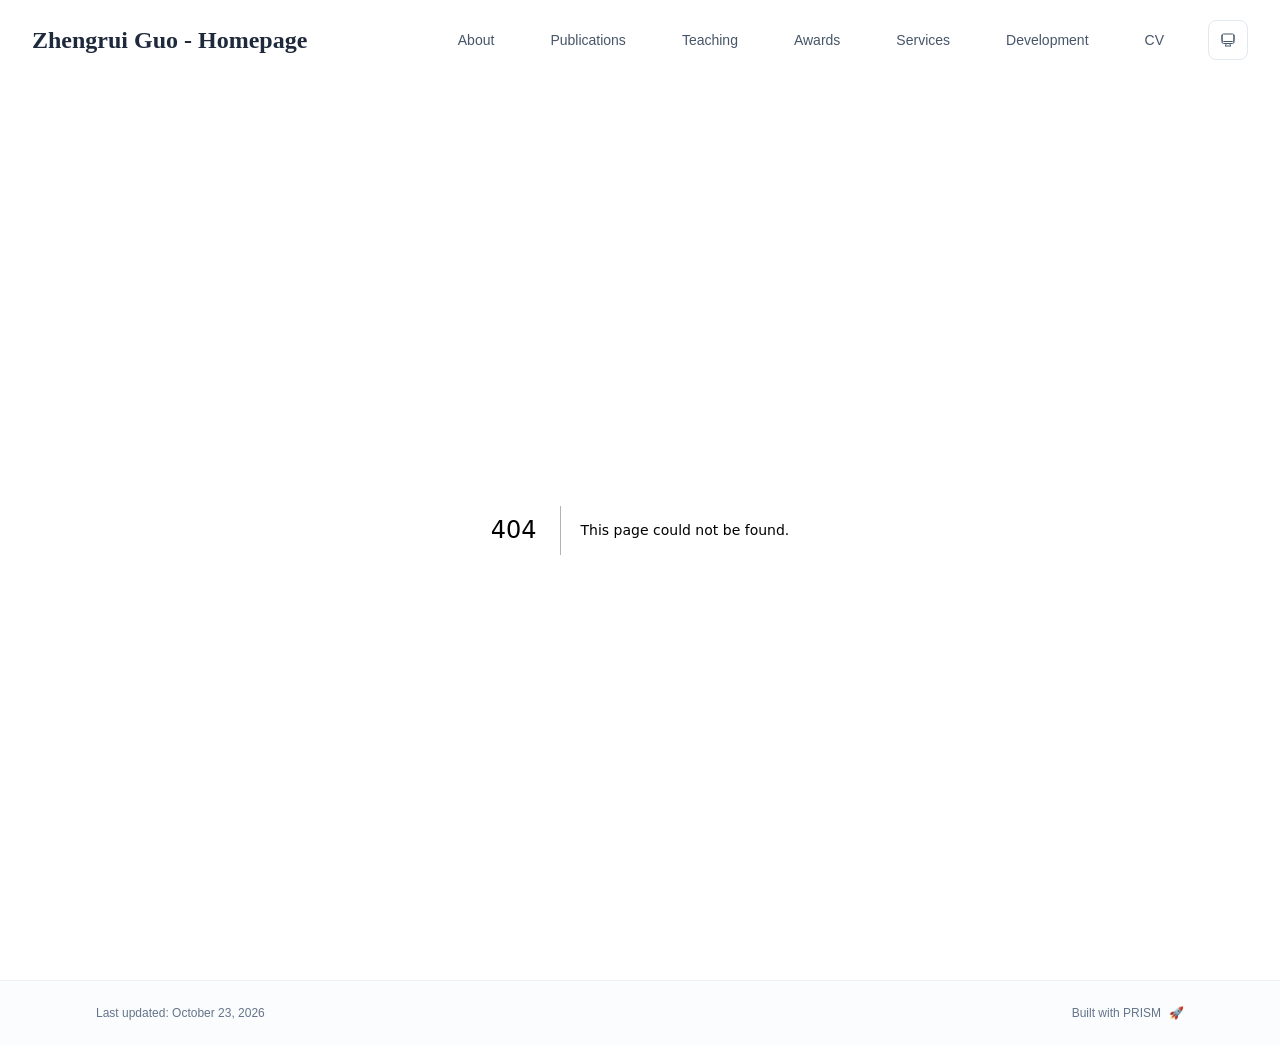
<file: 404/index.html>
<!DOCTYPE html><html lang="en" class="scroll-smooth"><head><meta charSet="utf-8"/><meta name="viewport" content="width=device-width, initial-scale=1"/><link rel="stylesheet" href="/_next/static/css/2bb9e146c749419e.css" data-precedence="next"/><link rel="preload" as="script" fetchPriority="low" href="/_next/static/chunks/webpack-679b75d1c4c2027c.js"/><script src="/_next/static/chunks/4bd1b696-70b6d399998de86a.js" async=""></script><script src="/_next/static/chunks/684-50096e198fb40285.js" async=""></script><script src="/_next/static/chunks/main-app-f8611d0a6e8d1c95.js" async=""></script><script src="/_next/static/chunks/161-c92285856b08f5b4.js" async=""></script><script src="/_next/static/chunks/874-196dbf0660d69360.js" async=""></script><script src="/_next/static/chunks/560-83a075b4e219aa9a.js" async=""></script><script src="/_next/static/chunks/app/layout-55d19937fcc09bbc.js" async=""></script><meta name="robots" content="noindex"/><title>404: This page could not be found.</title><link rel="icon" href="/ai.png" type="image/svg+xml"/><link rel="dns-prefetch" href="https://google-fonts.jialeliu.com"/><link rel="preconnect" href="https://google-fonts.jialeliu.com" crossorigin=""/><link rel="preload" as="style" href="https://google-fonts.jialeliu.com/css2?family=Inter:wght@300;400;500;600;700&amp;family=Crimson+Text:ital,wght@0,400;0,600;1,400&amp;display=swap"/><link rel="stylesheet" id="gfonts-css" href="https://google-fonts.jialeliu.com/css2?family=Inter:wght@300;400;500;600;700&amp;family=Crimson+Text:ital,wght@0,400;0,600;1,400&amp;display=swap" media="print"/><script>
              (function(){
                var l = document.getElementById('gfonts-css');
                if (!l) return;
                if (l.media !== 'all') {
                  l.addEventListener('load', function(){ try { l.media = 'all'; } catch(e){} });
                }
              })();
            </script><noscript><link rel="stylesheet" href="https://google-fonts.jialeliu.com/css2?family=Inter:wght@300;400;500;600;700&amp;family=Crimson+Text:ital,wght@0,400;0,600;1,400&amp;display=swap"/></noscript><script>
              try {
                const theme = localStorage.getItem('theme-storage');
                const parsed = theme ? JSON.parse(theme) : null;
                const setting = parsed?.state?.theme || 'system';
                const prefersDark = typeof window !== 'undefined' && window.matchMedia && window.matchMedia('(prefers-color-scheme: dark)').matches;
                const effective = setting === 'dark' ? 'dark' : (setting === 'light' ? 'light' : (prefersDark ? 'dark' : 'light'));
                var root = document.documentElement;
                root.classList.add(effective);
                root.setAttribute('data-theme', effective);
              } catch (e) {
                var root = document.documentElement;
                root.classList.add('light');
                root.setAttribute('data-theme', 'light');
              }
            </script><title>Zhengrui Guo - Homepage</title><meta name="description" content="Post-Doctoral Fellow at Hong Kong University of Science and Technology."/><meta name="author" content="David Guo 郭政睿"/><meta name="keywords" content="David Guo 郭政睿,PhD,Research,Hong Kong University of Science and Technology"/><meta name="creator" content="David Guo 郭政睿"/><meta name="publisher" content="David Guo 郭政睿"/><meta property="og:title" content="Zhengrui Guo - Homepage"/><meta property="og:description" content="Post-Doctoral Fellow at Hong Kong University of Science and Technology."/><meta property="og:site_name" content="David Guo 郭政睿&#x27;s Academic Website"/><meta property="og:locale" content="en_US"/><meta property="og:type" content="website"/><meta name="twitter:card" content="summary"/><meta name="twitter:title" content="Zhengrui Guo - Homepage"/><meta name="twitter:description" content="Post-Doctoral Fellow at Hong Kong University of Science and Technology."/><link rel="icon" href="/ai.png"/><script>document.querySelectorAll('body link[rel="icon"], body link[rel="apple-touch-icon"]').forEach(el => document.head.appendChild(el))</script><script src="/_next/static/chunks/polyfills-42372ed130431b0a.js" noModule=""></script></head><body class="font-sans antialiased"><div style="visibility:hidden"><nav class="fixed top-0 left-0 right-0 z-50" data-headlessui-state=""><div class="transition-all duration-300 ease-out bg-transparent" style="transform:translateY(-100px)"><div class="max-w-7xl mx-auto px-4 sm:px-6 lg:px-8"><div class="flex justify-between items-center h-16 xl:h-20"><div class="flex-shrink-0" tabindex="0"><a class="text-xl xl:text-2xl font-serif font-semibold text-primary hover:text-accent transition-colors duration-200" href="/">Zhengrui Guo - Homepage</a></div><div class="hidden xl:block"><div class="ml-10 flex items-center space-x-8"><div class="flex items-baseline space-x-8"><a class="relative px-3 py-2 text-sm font-medium transition-all duration-200 rounded hover:bg-accent/10 hover:shadow-sm text-neutral-600 hover:text-primary" href="/"><span class="relative z-10">About</span></a><a class="relative px-3 py-2 text-sm font-medium transition-all duration-200 rounded hover:bg-accent/10 hover:shadow-sm text-neutral-600 hover:text-primary" href="/publications/"><span class="relative z-10">Publications</span></a><a class="relative px-3 py-2 text-sm font-medium transition-all duration-200 rounded hover:bg-accent/10 hover:shadow-sm text-neutral-600 hover:text-primary" href="/teaching/"><span class="relative z-10">Teaching</span></a><a class="relative px-3 py-2 text-sm font-medium transition-all duration-200 rounded hover:bg-accent/10 hover:shadow-sm text-neutral-600 hover:text-primary" href="/awards/"><span class="relative z-10">Awards</span></a><a class="relative px-3 py-2 text-sm font-medium transition-all duration-200 rounded hover:bg-accent/10 hover:shadow-sm text-neutral-600 hover:text-primary" href="/services/"><span class="relative z-10">Services</span></a><a class="relative px-3 py-2 text-sm font-medium transition-all duration-200 rounded hover:bg-accent/10 hover:shadow-sm text-neutral-600 hover:text-primary" href="/development/"><span class="relative z-10">Development</span></a><a target="_blank" rel="noopener noreferrer" aria-label="CV (opens in a new tab)" class="relative px-3 py-2 text-sm font-medium transition-all duration-200 rounded hover:bg-accent/10 hover:shadow-sm text-neutral-600 hover:text-primary" href="/cv/Zhengrui_Guo_CV.pdf"><span class="relative z-10">CV</span></a></div><div class="flex items-center justify-center w-10 h-10 rounded-lg border border-neutral-200 dark:border-[rgba(148,163,184,0.24)] bg-background dark:bg-neutral-800"><div class="w-4 h-4 rounded-full bg-neutral-300 animate-pulse"></div></div></div></div><div class="xl:hidden flex items-center space-x-2"><div class="flex items-center justify-center w-10 h-10 rounded-lg border border-neutral-200 dark:border-[rgba(148,163,184,0.24)] bg-background dark:bg-neutral-800"><div class="w-4 h-4 rounded-full bg-neutral-300 animate-pulse"></div></div><button class="inline-flex items-center justify-center p-2 rounded-md text-neutral-600 hover:text-primary hover:bg-neutral-100 dark:hover:bg-neutral-800 focus:outline-none focus:ring-2 focus:ring-inset focus:ring-accent transition-colors duration-200" id="headlessui-disclosure-button-«R5pdb»" type="button" aria-expanded="false" data-headlessui-state=""><span class="sr-only">Open main menu</span><div><svg xmlns="http://www.w3.org/2000/svg" fill="none" viewBox="0 0 24 24" stroke-width="1.5" stroke="currentColor" aria-hidden="true" data-slot="icon" class="block h-6 w-6"><path stroke-linecap="round" stroke-linejoin="round" d="M3.75 6.75h16.5M3.75 12h16.5m-16.5 5.25h16.5"></path></svg></div></button></div></div></div></div></nav><main class="min-h-screen pt-16 lg:pt-20"><div style="font-family:system-ui,&quot;Segoe UI&quot;,Roboto,Helvetica,Arial,sans-serif,&quot;Apple Color Emoji&quot;,&quot;Segoe UI Emoji&quot;;height:100vh;text-align:center;display:flex;flex-direction:column;align-items:center;justify-content:center"><div><style>body{color:#000;background:#fff;margin:0}.next-error-h1{border-right:1px solid rgba(0,0,0,.3)}@media (prefers-color-scheme:dark){body{color:#fff;background:#000}.next-error-h1{border-right:1px solid rgba(255,255,255,.3)}}</style><h1 class="next-error-h1" style="display:inline-block;margin:0 20px 0 0;padding:0 23px 0 0;font-size:24px;font-weight:500;vertical-align:top;line-height:49px">404</h1><div style="display:inline-block"><h2 style="font-size:14px;font-weight:400;line-height:49px;margin:0">This page could not be found.</h2></div></div></div><!--$--><!--/$--><!--$--><!--/$--></main><footer class="border-t border-neutral-200/50 bg-neutral-50/50 dark:bg-neutral-900/50 dark:border-neutral-700/50"><div class="max-w-6xl mx-auto px-4 sm:px-6 lg:px-8 py-6"><div class="flex flex-col sm:flex-row justify-between items-center gap-2"><p class="text-xs text-neutral-500">Last updated: <!-- -->October 23, 2026</p><p class="text-xs text-neutral-500 flex items-center"><a href="https://github.com/xyjoey/PRISM" target="_blank" rel="noopener noreferrer">Built with PRISM</a><span class="ml-2">🚀</span></p></div></div></footer></div><script src="/_next/static/chunks/webpack-679b75d1c4c2027c.js" async=""></script><script>(self.__next_f=self.__next_f||[]).push([0])</script><script>self.__next_f.push([1,"1:\"$Sreact.fragment\"\n2:I[3719,[\"161\",\"static/chunks/161-c92285856b08f5b4.js\",\"874\",\"static/chunks/874-196dbf0660d69360.js\",\"560\",\"static/chunks/560-83a075b4e219aa9a.js\",\"177\",\"static/chunks/app/layout-55d19937fcc09bbc.js\"],\"ThemeProvider\"]\n3:I[768,[\"161\",\"static/chunks/161-c92285856b08f5b4.js\",\"874\",\"static/chunks/874-196dbf0660d69360.js\",\"560\",\"static/chunks/560-83a075b4e219aa9a.js\",\"177\",\"static/chunks/app/layout-55d19937fcc09bbc.js\"],\"default\"]\n4:I[7555,[],\"\"]\n5:I[1295,[],\"\"]\n6:I[2548,[\"161\",\"static/chunks/161-c92285856b08f5b4.js\",\"874\",\"static/chunks/874-196dbf0660d69360.js\",\"560\",\"static/chunks/560-83a075b4e219aa9a.js\",\"177\",\"static/chunks/app/layout-55d19937fcc09bbc.js\"],\"default\"]\n7:I[9665,[],\"MetadataBoundary\"]\n9:I[9665,[],\"OutletBoundary\"]\nc:I[4911,[],\"AsyncMetadataOutlet\"]\ne:I[9665,[],\"ViewportBoundary\"]\n10:I[6614,[],\"\"]\n:HL[\"/_next/static/css/2bb9e146c749419e.css\",\"style\"]\n"])</script><script>self.__next_f.push([1,"0:{\"P\":null,\"b\":\"2G3-Fc_rxMhWcaTyk93il\",\"p\":\"\",\"c\":[\"\",\"_not-found\",\"\"],\"i\":false,\"f\":[[[\"\",{\"children\":[\"/_not-found\",{\"children\":[\"__PAGE__\",{}]}]},\"$undefined\",\"$undefined\",true],[\"\",[\"$\",\"$1\",\"c\",{\"children\":[[[\"$\",\"link\",\"0\",{\"rel\":\"stylesheet\",\"href\":\"/_next/static/css/2bb9e146c749419e.css\",\"precedence\":\"next\",\"crossOrigin\":\"$undefined\",\"nonce\":\"$undefined\"}]],[\"$\",\"html\",null,{\"lang\":\"en\",\"className\":\"scroll-smooth\",\"suppressHydrationWarning\":true,\"children\":[[\"$\",\"head\",null,{\"children\":[[\"$\",\"link\",null,{\"rel\":\"icon\",\"href\":\"/ai.png\",\"type\":\"image/svg+xml\"}],[\"$\",\"link\",null,{\"rel\":\"dns-prefetch\",\"href\":\"https://google-fonts.jialeliu.com\"}],[\"$\",\"link\",null,{\"rel\":\"preconnect\",\"href\":\"https://google-fonts.jialeliu.com\",\"crossOrigin\":\"\"}],[\"$\",\"link\",null,{\"rel\":\"preload\",\"as\":\"style\",\"href\":\"https://google-fonts.jialeliu.com/css2?family=Inter:wght@300;400;500;600;700\u0026family=Crimson+Text:ital,wght@0,400;0,600;1,400\u0026display=swap\"}],[\"$\",\"link\",null,{\"rel\":\"stylesheet\",\"id\":\"gfonts-css\",\"href\":\"https://google-fonts.jialeliu.com/css2?family=Inter:wght@300;400;500;600;700\u0026family=Crimson+Text:ital,wght@0,400;0,600;1,400\u0026display=swap\",\"media\":\"print\"}],[\"$\",\"script\",null,{\"dangerouslySetInnerHTML\":{\"__html\":\"\\n              (function(){\\n                var l = document.getElementById('gfonts-css');\\n                if (!l) return;\\n                if (l.media !== 'all') {\\n                  l.addEventListener('load', function(){ try { l.media = 'all'; } catch(e){} });\\n                }\\n              })();\\n            \"}}],[\"$\",\"noscript\",null,{\"children\":[\"$\",\"link\",null,{\"rel\":\"stylesheet\",\"href\":\"https://google-fonts.jialeliu.com/css2?family=Inter:wght@300;400;500;600;700\u0026family=Crimson+Text:ital,wght@0,400;0,600;1,400\u0026display=swap\"}]}],[\"$\",\"script\",null,{\"dangerouslySetInnerHTML\":{\"__html\":\"\\n              try {\\n                const theme = localStorage.getItem('theme-storage');\\n                const parsed = theme ? JSON.parse(theme) : null;\\n                const setting = parsed?.state?.theme || 'system';\\n                const prefersDark = typeof window !== 'undefined' \u0026\u0026 window.matchMedia \u0026\u0026 window.matchMedia('(prefers-color-scheme: dark)').matches;\\n                const effective = setting === 'dark' ? 'dark' : (setting === 'light' ? 'light' : (prefersDark ? 'dark' : 'light'));\\n                var root = document.documentElement;\\n                root.classList.add(effective);\\n                root.setAttribute('data-theme', effective);\\n              } catch (e) {\\n                var root = document.documentElement;\\n                root.classList.add('light');\\n                root.setAttribute('data-theme', 'light');\\n              }\\n            \"}}]]}],[\"$\",\"body\",null,{\"className\":\"font-sans antialiased\",\"children\":[\"$\",\"$L2\",null,{\"children\":[[\"$\",\"$L3\",null,{\"items\":[{\"title\":\"About\",\"type\":\"page\",\"target\":\"about\",\"href\":\"/\"},{\"title\":\"Publications\",\"type\":\"page\",\"target\":\"publications\",\"href\":\"/publications\"},{\"title\":\"Teaching\",\"type\":\"page\",\"target\":\"teaching\",\"href\":\"/teaching\"},{\"title\":\"Awards\",\"type\":\"page\",\"target\":\"awards\",\"href\":\"/awards\"},{\"title\":\"Services\",\"type\":\"page\",\"target\":\"services\",\"href\":\"/services\"},{\"title\":\"Development\",\"type\":\"page\",\"target\":\"development\",\"href\":\"/development\"},{\"title\":\"CV\",\"type\":\"page\",\"target\":\"cv\",\"href\":\"/cv/Zhengrui_Guo_CV.pdf\",\"open_in_new_tab\":true}],\"siteTitle\":\"Zhengrui Guo - Homepage\",\"enableOnePageMode\":false}],[\"$\",\"main\",null,{\"className\":\"min-h-screen pt-16 lg:pt-20\",\"children\":[\"$\",\"$L4\",null,{\"parallelRouterKey\":\"children\",\"error\":\"$undefined\",\"errorStyles\":\"$undefined\",\"errorScripts\":\"$undefined\",\"template\":[\"$\",\"$L5\",null,{}],\"templateStyles\":\"$undefined\",\"templateScripts\":\"$undefined\",\"notFound\":[[[\"$\",\"title\",null,{\"children\":\"404: This page could not be found.\"}],[\"$\",\"div\",null,{\"style\":{\"fontFamily\":\"system-ui,\\\"Segoe UI\\\",Roboto,Helvetica,Arial,sans-serif,\\\"Apple Color Emoji\\\",\\\"Segoe UI Emoji\\\"\",\"height\":\"100vh\",\"textAlign\":\"center\",\"display\":\"flex\",\"flexDirection\":\"column\",\"alignItems\":\"center\",\"justifyContent\":\"center\"},\"children\":[\"$\",\"div\",null,{\"children\":[[\"$\",\"style\",null,{\"dangerouslySetInnerHTML\":{\"__html\":\"body{color:#000;background:#fff;margin:0}.next-error-h1{border-right:1px solid rgba(0,0,0,.3)}@media (prefers-color-scheme:dark){body{color:#fff;background:#000}.next-error-h1{border-right:1px solid rgba(255,255,255,.3)}}\"}}],[\"$\",\"h1\",null,{\"className\":\"next-error-h1\",\"style\":{\"display\":\"inline-block\",\"margin\":\"0 20px 0 0\",\"padding\":\"0 23px 0 0\",\"fontSize\":24,\"fontWeight\":500,\"verticalAlign\":\"top\",\"lineHeight\":\"49px\"},\"children\":404}],[\"$\",\"div\",null,{\"style\":{\"display\":\"inline-block\"},\"children\":[\"$\",\"h2\",null,{\"style\":{\"fontSize\":14,\"fontWeight\":400,\"lineHeight\":\"49px\",\"margin\":0},\"children\":\"This page could not be found.\"}]}]]}]}]],[]],\"forbidden\":\"$undefined\",\"unauthorized\":\"$undefined\"}]}],[\"$\",\"$L6\",null,{\"lastUpdated\":\"October 23, 2026\"}]]}]}]]}]]}],{\"children\":[\"/_not-found\",[\"$\",\"$1\",\"c\",{\"children\":[null,[\"$\",\"$L4\",null,{\"parallelRouterKey\":\"children\",\"error\":\"$undefined\",\"errorStyles\":\"$undefined\",\"errorScripts\":\"$undefined\",\"template\":[\"$\",\"$L5\",null,{}],\"templateStyles\":\"$undefined\",\"templateScripts\":\"$undefined\",\"notFound\":\"$undefined\",\"forbidden\":\"$undefined\",\"unauthorized\":\"$undefined\"}]]}],{\"children\":[\"__PAGE__\",[\"$\",\"$1\",\"c\",{\"children\":[[[\"$\",\"title\",null,{\"children\":\"404: This page could not be found.\"}],[\"$\",\"div\",null,{\"style\":\"$0:f:0:1:1:props:children:1:props:children:1:props:children:props:children:1:props:children:props:notFound:0:1:props:style\",\"children\":[\"$\",\"div\",null,{\"children\":[[\"$\",\"style\",null,{\"dangerouslySetInnerHTML\":{\"__html\":\"body{color:#000;background:#fff;margin:0}.next-error-h1{border-right:1px solid rgba(0,0,0,.3)}@media (prefers-color-scheme:dark){body{color:#fff;background:#000}.next-error-h1{border-right:1px solid rgba(255,255,255,.3)}}\"}}],[\"$\",\"h1\",null,{\"className\":\"next-error-h1\",\"style\":\"$0:f:0:1:1:props:children:1:props:children:1:props:children:props:children:1:props:children:props:notFound:0:1:props:children:props:children:1:props:style\",\"children\":404}],[\"$\",\"div\",null,{\"style\":\"$0:f:0:1:1:props:children:1:props:children:1:props:children:props:children:1:props:children:props:notFound:0:1:props:children:props:children:2:props:style\",\"children\":[\"$\",\"h2\",null,{\"style\":\"$0:f:0:1:1:props:children:1:props:children:1:props:children:props:children:1:props:children:props:notFound:0:1:props:children:props:children:2:props:children:props:style\",\"children\":\"This page could not be found.\"}]}]]}]}]],[\"$\",\"$L7\",null,{\"children\":\"$L8\"}],null,[\"$\",\"$L9\",null,{\"children\":[\"$La\",\"$Lb\",[\"$\",\"$Lc\",null,{\"promise\":\"$@d\"}]]}]]}],{},null,false]},null,false]},null,false],[\"$\",\"$1\",\"h\",{\"children\":[[\"$\",\"meta\",null,{\"name\":\"robots\",\"content\":\"noindex\"}],[\"$\",\"$1\",\"yWAoXUUPuiY57CY3D7x6P\",{\"children\":[[\"$\",\"$Le\",null,{\"children\":\"$Lf\"}],null]}],null]}],false]],\"m\":\"$undefined\",\"G\":[\"$10\",\"$undefined\"],\"s\":false,\"S\":true}\n"])</script><script>self.__next_f.push([1,"11:\"$Sreact.suspense\"\n12:I[4911,[],\"AsyncMetadata\"]\n8:[\"$\",\"$11\",null,{\"fallback\":null,\"children\":[\"$\",\"$L12\",null,{\"promise\":\"$@13\"}]}]\n"])</script><script>self.__next_f.push([1,"b:null\n"])</script><script>self.__next_f.push([1,"f:[[\"$\",\"meta\",\"0\",{\"charSet\":\"utf-8\"}],[\"$\",\"meta\",\"1\",{\"name\":\"viewport\",\"content\":\"width=device-width, initial-scale=1\"}]]\na:null\n"])</script><script>self.__next_f.push([1,"13:{\"metadata\":[[\"$\",\"title\",\"0\",{\"children\":\"Zhengrui Guo - Homepage\"}],[\"$\",\"meta\",\"1\",{\"name\":\"description\",\"content\":\"Post-Doctoral Fellow at Hong Kong University of Science and Technology.\"}],[\"$\",\"meta\",\"2\",{\"name\":\"author\",\"content\":\"David Guo 郭政睿\"}],[\"$\",\"meta\",\"3\",{\"name\":\"keywords\",\"content\":\"David Guo 郭政睿,PhD,Research,Hong Kong University of Science and Technology\"}],[\"$\",\"meta\",\"4\",{\"name\":\"creator\",\"content\":\"David Guo 郭政睿\"}],[\"$\",\"meta\",\"5\",{\"name\":\"publisher\",\"content\":\"David Guo 郭政睿\"}],[\"$\",\"meta\",\"6\",{\"property\":\"og:title\",\"content\":\"Zhengrui Guo - Homepage\"}],[\"$\",\"meta\",\"7\",{\"property\":\"og:description\",\"content\":\"Post-Doctoral Fellow at Hong Kong University of Science and Technology.\"}],[\"$\",\"meta\",\"8\",{\"property\":\"og:site_name\",\"content\":\"David Guo 郭政睿's Academic Website\"}],[\"$\",\"meta\",\"9\",{\"property\":\"og:locale\",\"content\":\"en_US\"}],[\"$\",\"meta\",\"10\",{\"property\":\"og:type\",\"content\":\"website\"}],[\"$\",\"meta\",\"11\",{\"name\":\"twitter:card\",\"content\":\"summary\"}],[\"$\",\"meta\",\"12\",{\"name\":\"twitter:title\",\"content\":\"Zhengrui Guo - Homepage\"}],[\"$\",\"meta\",\"13\",{\"name\":\"twitter:description\",\"content\":\"Post-Doctoral Fellow at Hong Kong University of Science and Technology.\"}],[\"$\",\"link\",\"14\",{\"rel\":\"icon\",\"href\":\"/ai.png\"}]],\"error\":null,\"digest\":\"$undefined\"}\nd:{\"metadata\":\"$13:metadata\",\"error\":null,\"digest\":\"$undefined\"}\n"])</script></body></html>
</file>
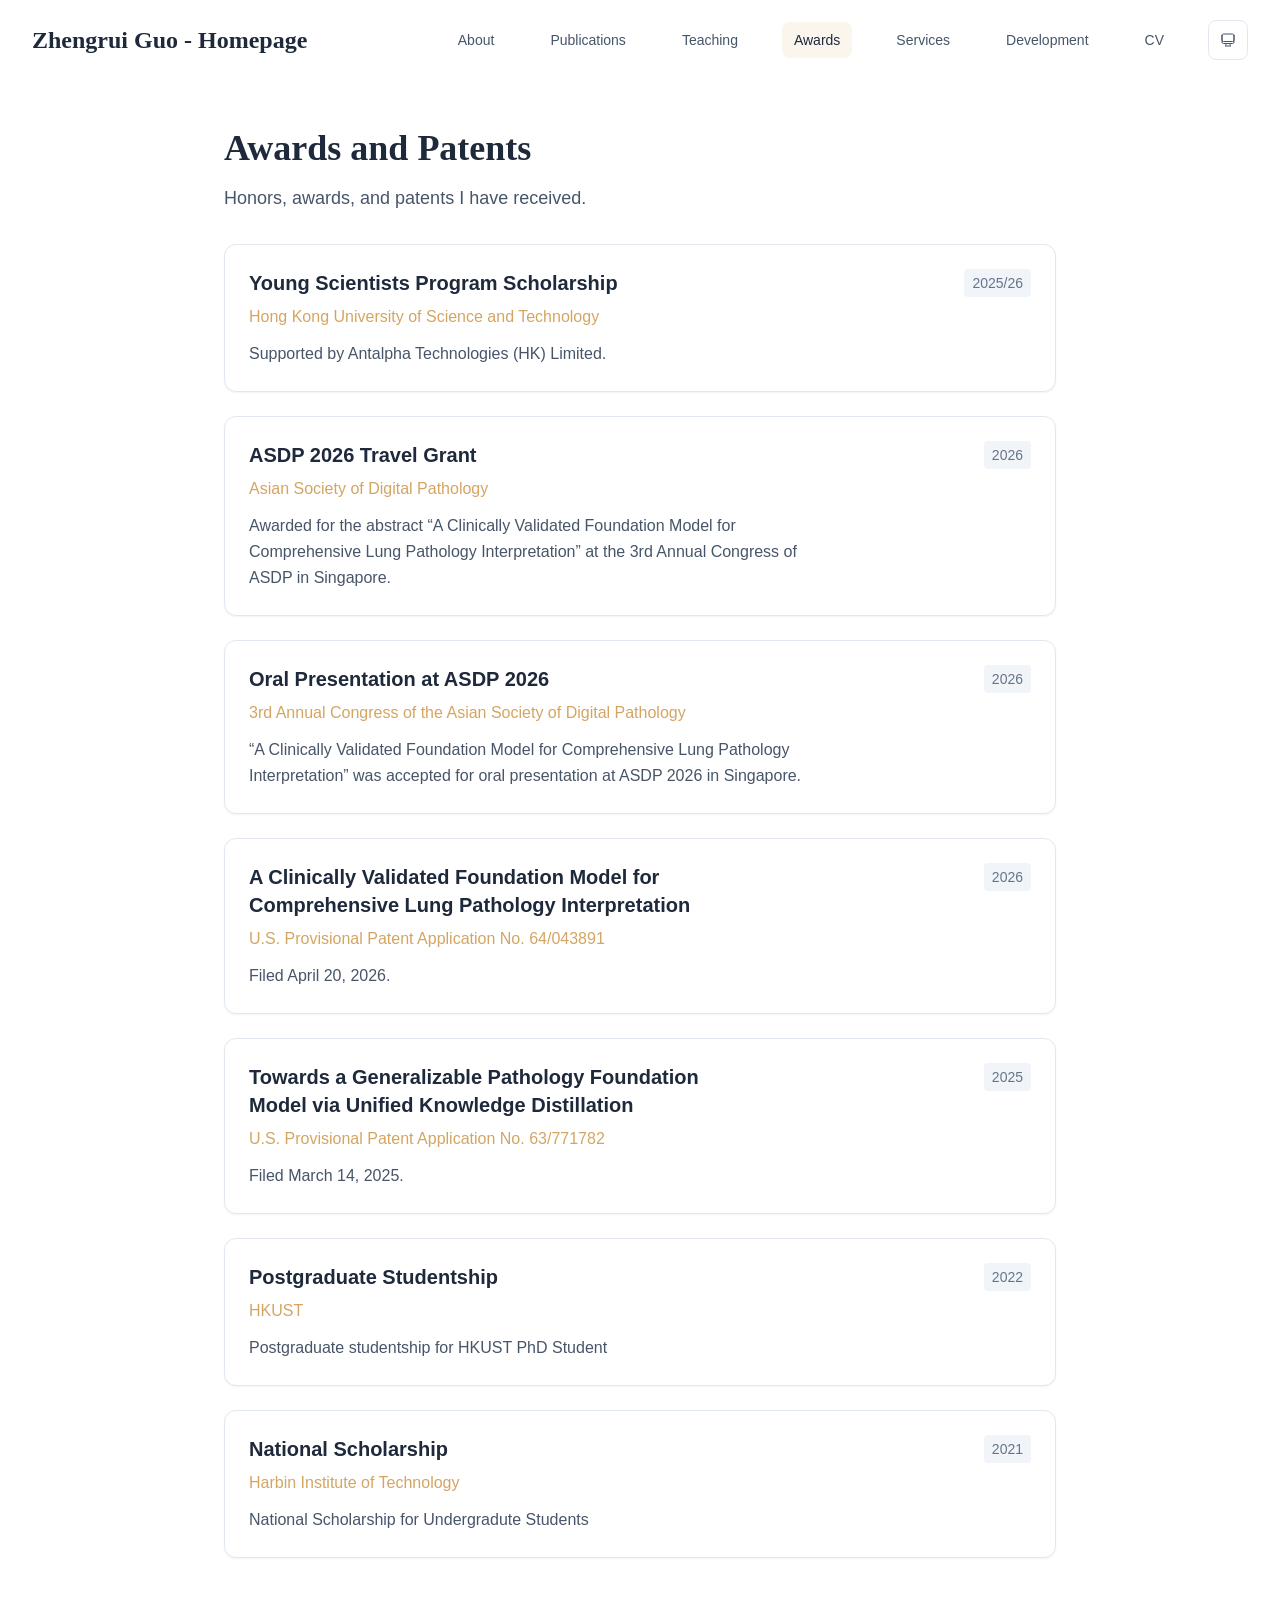
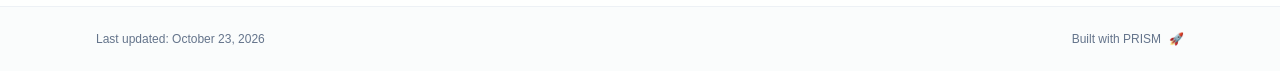
<file: awards/index.html>
<!DOCTYPE html><html lang="en" class="scroll-smooth"><head><meta charSet="utf-8"/><meta name="viewport" content="width=device-width, initial-scale=1"/><link rel="stylesheet" href="/_next/static/css/2bb9e146c749419e.css" data-precedence="next"/><link rel="preload" as="script" fetchPriority="low" href="/_next/static/chunks/webpack-679b75d1c4c2027c.js"/><script src="/_next/static/chunks/4bd1b696-70b6d399998de86a.js" async=""></script><script src="/_next/static/chunks/684-50096e198fb40285.js" async=""></script><script src="/_next/static/chunks/main-app-f8611d0a6e8d1c95.js" async=""></script><script src="/_next/static/chunks/161-c92285856b08f5b4.js" async=""></script><script src="/_next/static/chunks/874-196dbf0660d69360.js" async=""></script><script src="/_next/static/chunks/560-83a075b4e219aa9a.js" async=""></script><script src="/_next/static/chunks/app/layout-55d19937fcc09bbc.js" async=""></script><script src="/_next/static/chunks/12-4b59b9520356f054.js" async=""></script><script src="/_next/static/chunks/748-205d3060f252ca81.js" async=""></script><script src="/_next/static/chunks/app/%5Bslug%5D/page-4337659b3d2f5b24.js" async=""></script><link rel="icon" href="/ai.png" type="image/svg+xml"/><link rel="dns-prefetch" href="https://google-fonts.jialeliu.com"/><link rel="preconnect" href="https://google-fonts.jialeliu.com" crossorigin=""/><link rel="preload" as="style" href="https://google-fonts.jialeliu.com/css2?family=Inter:wght@300;400;500;600;700&amp;family=Crimson+Text:ital,wght@0,400;0,600;1,400&amp;display=swap"/><link rel="stylesheet" id="gfonts-css" href="https://google-fonts.jialeliu.com/css2?family=Inter:wght@300;400;500;600;700&amp;family=Crimson+Text:ital,wght@0,400;0,600;1,400&amp;display=swap" media="print"/><script>
              (function(){
                var l = document.getElementById('gfonts-css');
                if (!l) return;
                if (l.media !== 'all') {
                  l.addEventListener('load', function(){ try { l.media = 'all'; } catch(e){} });
                }
              })();
            </script><noscript><link rel="stylesheet" href="https://google-fonts.jialeliu.com/css2?family=Inter:wght@300;400;500;600;700&amp;family=Crimson+Text:ital,wght@0,400;0,600;1,400&amp;display=swap"/></noscript><script>
              try {
                const theme = localStorage.getItem('theme-storage');
                const parsed = theme ? JSON.parse(theme) : null;
                const setting = parsed?.state?.theme || 'system';
                const prefersDark = typeof window !== 'undefined' && window.matchMedia && window.matchMedia('(prefers-color-scheme: dark)').matches;
                const effective = setting === 'dark' ? 'dark' : (setting === 'light' ? 'light' : (prefersDark ? 'dark' : 'light'));
                var root = document.documentElement;
                root.classList.add(effective);
                root.setAttribute('data-theme', effective);
              } catch (e) {
                var root = document.documentElement;
                root.classList.add('light');
                root.setAttribute('data-theme', 'light');
              }
            </script><title>Awards and Patents | Zhengrui Guo - Homepage</title><meta name="description" content="Honors, awards, and patents I have received."/><meta name="author" content="David Guo 郭政睿"/><meta name="keywords" content="David Guo 郭政睿,PhD,Research,Hong Kong University of Science and Technology"/><meta name="creator" content="David Guo 郭政睿"/><meta name="publisher" content="David Guo 郭政睿"/><meta property="og:title" content="Zhengrui Guo - Homepage"/><meta property="og:description" content="Post-Doctoral Fellow at Hong Kong University of Science and Technology."/><meta property="og:site_name" content="David Guo 郭政睿&#x27;s Academic Website"/><meta property="og:locale" content="en_US"/><meta property="og:type" content="website"/><meta name="twitter:card" content="summary"/><meta name="twitter:title" content="Zhengrui Guo - Homepage"/><meta name="twitter:description" content="Post-Doctoral Fellow at Hong Kong University of Science and Technology."/><link rel="icon" href="/ai.png"/><script>document.querySelectorAll('body link[rel="icon"], body link[rel="apple-touch-icon"]').forEach(el => document.head.appendChild(el))</script><script src="/_next/static/chunks/polyfills-42372ed130431b0a.js" noModule=""></script></head><body class="font-sans antialiased"><div style="visibility:hidden"><nav class="fixed top-0 left-0 right-0 z-50" data-headlessui-state=""><div class="transition-all duration-300 ease-out bg-transparent" style="transform:translateY(-100px)"><div class="max-w-7xl mx-auto px-4 sm:px-6 lg:px-8"><div class="flex justify-between items-center h-16 xl:h-20"><div class="flex-shrink-0" tabindex="0"><a class="text-xl xl:text-2xl font-serif font-semibold text-primary hover:text-accent transition-colors duration-200" href="/">Zhengrui Guo - Homepage</a></div><div class="hidden xl:block"><div class="ml-10 flex items-center space-x-8"><div class="flex items-baseline space-x-8"><a class="relative px-3 py-2 text-sm font-medium transition-all duration-200 rounded hover:bg-accent/10 hover:shadow-sm text-neutral-600 hover:text-primary" href="/"><span class="relative z-10">About</span></a><a class="relative px-3 py-2 text-sm font-medium transition-all duration-200 rounded hover:bg-accent/10 hover:shadow-sm text-neutral-600 hover:text-primary" href="/publications/"><span class="relative z-10">Publications</span></a><a class="relative px-3 py-2 text-sm font-medium transition-all duration-200 rounded hover:bg-accent/10 hover:shadow-sm text-neutral-600 hover:text-primary" href="/teaching/"><span class="relative z-10">Teaching</span></a><a class="relative px-3 py-2 text-sm font-medium transition-all duration-200 rounded hover:bg-accent/10 hover:shadow-sm text-primary" href="/awards/"><span class="relative z-10">Awards</span><div class="absolute inset-0 bg-accent/10 rounded-lg"></div></a><a class="relative px-3 py-2 text-sm font-medium transition-all duration-200 rounded hover:bg-accent/10 hover:shadow-sm text-neutral-600 hover:text-primary" href="/services/"><span class="relative z-10">Services</span></a><a class="relative px-3 py-2 text-sm font-medium transition-all duration-200 rounded hover:bg-accent/10 hover:shadow-sm text-neutral-600 hover:text-primary" href="/development/"><span class="relative z-10">Development</span></a><a target="_blank" rel="noopener noreferrer" aria-label="CV (opens in a new tab)" class="relative px-3 py-2 text-sm font-medium transition-all duration-200 rounded hover:bg-accent/10 hover:shadow-sm text-neutral-600 hover:text-primary" href="/cv/Zhengrui_Guo_CV.pdf"><span class="relative z-10">CV</span></a></div><div class="flex items-center justify-center w-10 h-10 rounded-lg border border-neutral-200 dark:border-[rgba(148,163,184,0.24)] bg-background dark:bg-neutral-800"><div class="w-4 h-4 rounded-full bg-neutral-300 animate-pulse"></div></div></div></div><div class="xl:hidden flex items-center space-x-2"><div class="flex items-center justify-center w-10 h-10 rounded-lg border border-neutral-200 dark:border-[rgba(148,163,184,0.24)] bg-background dark:bg-neutral-800"><div class="w-4 h-4 rounded-full bg-neutral-300 animate-pulse"></div></div><button class="inline-flex items-center justify-center p-2 rounded-md text-neutral-600 hover:text-primary hover:bg-neutral-100 dark:hover:bg-neutral-800 focus:outline-none focus:ring-2 focus:ring-inset focus:ring-accent transition-colors duration-200" id="headlessui-disclosure-button-«R5pdb»" type="button" aria-expanded="false" data-headlessui-state=""><span class="sr-only">Open main menu</span><div><svg xmlns="http://www.w3.org/2000/svg" fill="none" viewBox="0 0 24 24" stroke-width="1.5" stroke="currentColor" aria-hidden="true" data-slot="icon" class="block h-6 w-6"><path stroke-linecap="round" stroke-linejoin="round" d="M3.75 6.75h16.5M3.75 12h16.5m-16.5 5.25h16.5"></path></svg></div></button></div></div></div></div></nav><main class="min-h-screen pt-16 lg:pt-20"><div class="max-w-4xl mx-auto px-4 sm:px-6 lg:px-8 py-12"><div style="opacity:0;transform:translateY(20px)"><div class="mb-8"><h1 class="text-4xl font-serif font-bold text-primary mb-4">Awards and Patents</h1><p class="text-lg text-neutral-600 dark:text-neutral-500 max-w-2xl">Honors, awards, and patents I have received.</p></div><div class="grid gap-6"><div style="opacity:0;transform:translateY(20px)"><article class="bg-white dark:bg-neutral-900 p-6 rounded-xl shadow-sm border border-neutral-200 dark:border-neutral-800 transition-[transform,box-shadow] duration-200 [@media(hover:hover)]:hover:-translate-y-0.5 [@media(hover:hover)]:hover:shadow-lg"><div class="flex justify-between items-start gap-4 mb-2"><h3 class="text-xl font-semibold text-primary text-balance">Young Scientists Program Scholarship</h3><span class="text-sm text-neutral-500 font-medium bg-neutral-100 dark:bg-neutral-800 px-2 py-1 rounded shrink-0">2025/26</span></div><p class="text-base text-accent font-medium mb-3">Hong Kong University of Science and Technology</p><p class="text-base text-neutral-600 dark:text-neutral-500 leading-relaxed text-pretty max-w-[65ch]">Supported by Antalpha Technologies (HK) Limited.</p></article></div><div style="opacity:0;transform:translateY(20px)"><article class="bg-white dark:bg-neutral-900 p-6 rounded-xl shadow-sm border border-neutral-200 dark:border-neutral-800 transition-[transform,box-shadow] duration-200 [@media(hover:hover)]:hover:-translate-y-0.5 [@media(hover:hover)]:hover:shadow-lg"><div class="flex justify-between items-start gap-4 mb-2"><h3 class="text-xl font-semibold text-primary text-balance">ASDP 2026 Travel Grant</h3><span class="text-sm text-neutral-500 font-medium bg-neutral-100 dark:bg-neutral-800 px-2 py-1 rounded shrink-0">2026</span></div><p class="text-base text-accent font-medium mb-3">Asian Society of Digital Pathology</p><p class="text-base text-neutral-600 dark:text-neutral-500 leading-relaxed text-pretty max-w-[65ch]">Awarded for the abstract “A Clinically Validated Foundation Model for Comprehensive Lung Pathology Interpretation” at the 3rd Annual Congress of ASDP in Singapore.</p></article></div><div style="opacity:0;transform:translateY(20px)"><article class="bg-white dark:bg-neutral-900 p-6 rounded-xl shadow-sm border border-neutral-200 dark:border-neutral-800 transition-[transform,box-shadow] duration-200 [@media(hover:hover)]:hover:-translate-y-0.5 [@media(hover:hover)]:hover:shadow-lg"><div class="flex justify-between items-start gap-4 mb-2"><h3 class="text-xl font-semibold text-primary text-balance">Oral Presentation at ASDP 2026</h3><span class="text-sm text-neutral-500 font-medium bg-neutral-100 dark:bg-neutral-800 px-2 py-1 rounded shrink-0">2026</span></div><p class="text-base text-accent font-medium mb-3">3rd Annual Congress of the Asian Society of Digital Pathology</p><p class="text-base text-neutral-600 dark:text-neutral-500 leading-relaxed text-pretty max-w-[65ch]">“A Clinically Validated Foundation Model for Comprehensive Lung Pathology Interpretation” was accepted for oral presentation at ASDP 2026 in Singapore.</p></article></div><div style="opacity:0;transform:translateY(20px)"><article class="bg-white dark:bg-neutral-900 p-6 rounded-xl shadow-sm border border-neutral-200 dark:border-neutral-800 transition-[transform,box-shadow] duration-200 [@media(hover:hover)]:hover:-translate-y-0.5 [@media(hover:hover)]:hover:shadow-lg"><div class="flex justify-between items-start gap-4 mb-2"><h3 class="text-xl font-semibold text-primary text-balance">A Clinically Validated Foundation Model for Comprehensive Lung Pathology Interpretation</h3><span class="text-sm text-neutral-500 font-medium bg-neutral-100 dark:bg-neutral-800 px-2 py-1 rounded shrink-0">2026</span></div><p class="text-base text-accent font-medium mb-3">U.S. Provisional Patent Application No. 64/043891</p><p class="text-base text-neutral-600 dark:text-neutral-500 leading-relaxed text-pretty max-w-[65ch]">Filed April 20, 2026.</p></article></div><div style="opacity:0;transform:translateY(20px)"><article class="bg-white dark:bg-neutral-900 p-6 rounded-xl shadow-sm border border-neutral-200 dark:border-neutral-800 transition-[transform,box-shadow] duration-200 [@media(hover:hover)]:hover:-translate-y-0.5 [@media(hover:hover)]:hover:shadow-lg"><div class="flex justify-between items-start gap-4 mb-2"><h3 class="text-xl font-semibold text-primary text-balance">Towards a Generalizable Pathology Foundation Model via Unified Knowledge Distillation</h3><span class="text-sm text-neutral-500 font-medium bg-neutral-100 dark:bg-neutral-800 px-2 py-1 rounded shrink-0">2025</span></div><p class="text-base text-accent font-medium mb-3">U.S. Provisional Patent Application No. 63/771782</p><p class="text-base text-neutral-600 dark:text-neutral-500 leading-relaxed text-pretty max-w-[65ch]">Filed March 14, 2025.</p></article></div><div style="opacity:0;transform:translateY(20px)"><article class="bg-white dark:bg-neutral-900 p-6 rounded-xl shadow-sm border border-neutral-200 dark:border-neutral-800 transition-[transform,box-shadow] duration-200 [@media(hover:hover)]:hover:-translate-y-0.5 [@media(hover:hover)]:hover:shadow-lg"><div class="flex justify-between items-start gap-4 mb-2"><h3 class="text-xl font-semibold text-primary text-balance">Postgraduate Studentship</h3><span class="text-sm text-neutral-500 font-medium bg-neutral-100 dark:bg-neutral-800 px-2 py-1 rounded shrink-0">2022</span></div><p class="text-base text-accent font-medium mb-3">HKUST</p><p class="text-base text-neutral-600 dark:text-neutral-500 leading-relaxed text-pretty max-w-[65ch]">Postgraduate studentship for HKUST PhD Student</p></article></div><div style="opacity:0;transform:translateY(20px)"><article class="bg-white dark:bg-neutral-900 p-6 rounded-xl shadow-sm border border-neutral-200 dark:border-neutral-800 transition-[transform,box-shadow] duration-200 [@media(hover:hover)]:hover:-translate-y-0.5 [@media(hover:hover)]:hover:shadow-lg"><div class="flex justify-between items-start gap-4 mb-2"><h3 class="text-xl font-semibold text-primary text-balance">National Scholarship</h3><span class="text-sm text-neutral-500 font-medium bg-neutral-100 dark:bg-neutral-800 px-2 py-1 rounded shrink-0">2021</span></div><p class="text-base text-accent font-medium mb-3">Harbin Institute of Technology</p><p class="text-base text-neutral-600 dark:text-neutral-500 leading-relaxed text-pretty max-w-[65ch]">National Scholarship for Undergradute Students</p></article></div></div></div></div><!--$--><!--/$--><!--$--><!--/$--></main><footer class="border-t border-neutral-200/50 bg-neutral-50/50 dark:bg-neutral-900/50 dark:border-neutral-700/50"><div class="max-w-6xl mx-auto px-4 sm:px-6 lg:px-8 py-6"><div class="flex flex-col sm:flex-row justify-between items-center gap-2"><p class="text-xs text-neutral-500">Last updated: <!-- -->October 23, 2026</p><p class="text-xs text-neutral-500 flex items-center"><a href="https://github.com/xyjoey/PRISM" target="_blank" rel="noopener noreferrer">Built with PRISM</a><span class="ml-2">🚀</span></p></div></div></footer></div><script src="/_next/static/chunks/webpack-679b75d1c4c2027c.js" async=""></script><script>(self.__next_f=self.__next_f||[]).push([0])</script><script>self.__next_f.push([1,"1:\"$Sreact.fragment\"\n2:I[3719,[\"161\",\"static/chunks/161-c92285856b08f5b4.js\",\"874\",\"static/chunks/874-196dbf0660d69360.js\",\"560\",\"static/chunks/560-83a075b4e219aa9a.js\",\"177\",\"static/chunks/app/layout-55d19937fcc09bbc.js\"],\"ThemeProvider\"]\n3:I[768,[\"161\",\"static/chunks/161-c92285856b08f5b4.js\",\"874\",\"static/chunks/874-196dbf0660d69360.js\",\"560\",\"static/chunks/560-83a075b4e219aa9a.js\",\"177\",\"static/chunks/app/layout-55d19937fcc09bbc.js\"],\"default\"]\n4:I[7555,[],\"\"]\n5:I[1295,[],\"\"]\n6:I[2548,[\"161\",\"static/chunks/161-c92285856b08f5b4.js\",\"874\",\"static/chunks/874-196dbf0660d69360.js\",\"560\",\"static/chunks/560-83a075b4e219aa9a.js\",\"177\",\"static/chunks/app/layout-55d19937fcc09bbc.js\"],\"default\"]\n8:I[9665,[],\"MetadataBoundary\"]\na:I[9665,[],\"OutletBoundary\"]\nd:I[4911,[],\"AsyncMetadataOutlet\"]\nf:I[9665,[],\"ViewportBoundary\"]\n11:I[6614,[],\"\"]\n:HL[\"/_next/static/css/2bb9e146c749419e.css\",\"style\"]\n"])</script><script>self.__next_f.push([1,"0:{\"P\":null,\"b\":\"2G3-Fc_rxMhWcaTyk93il\",\"p\":\"\",\"c\":[\"\",\"awards\",\"\"],\"i\":false,\"f\":[[[\"\",{\"children\":[[\"slug\",\"awards\",\"d\"],{\"children\":[\"__PAGE__\",{}]}]},\"$undefined\",\"$undefined\",true],[\"\",[\"$\",\"$1\",\"c\",{\"children\":[[[\"$\",\"link\",\"0\",{\"rel\":\"stylesheet\",\"href\":\"/_next/static/css/2bb9e146c749419e.css\",\"precedence\":\"next\",\"crossOrigin\":\"$undefined\",\"nonce\":\"$undefined\"}]],[\"$\",\"html\",null,{\"lang\":\"en\",\"className\":\"scroll-smooth\",\"suppressHydrationWarning\":true,\"children\":[[\"$\",\"head\",null,{\"children\":[[\"$\",\"link\",null,{\"rel\":\"icon\",\"href\":\"/ai.png\",\"type\":\"image/svg+xml\"}],[\"$\",\"link\",null,{\"rel\":\"dns-prefetch\",\"href\":\"https://google-fonts.jialeliu.com\"}],[\"$\",\"link\",null,{\"rel\":\"preconnect\",\"href\":\"https://google-fonts.jialeliu.com\",\"crossOrigin\":\"\"}],[\"$\",\"link\",null,{\"rel\":\"preload\",\"as\":\"style\",\"href\":\"https://google-fonts.jialeliu.com/css2?family=Inter:wght@300;400;500;600;700\u0026family=Crimson+Text:ital,wght@0,400;0,600;1,400\u0026display=swap\"}],[\"$\",\"link\",null,{\"rel\":\"stylesheet\",\"id\":\"gfonts-css\",\"href\":\"https://google-fonts.jialeliu.com/css2?family=Inter:wght@300;400;500;600;700\u0026family=Crimson+Text:ital,wght@0,400;0,600;1,400\u0026display=swap\",\"media\":\"print\"}],[\"$\",\"script\",null,{\"dangerouslySetInnerHTML\":{\"__html\":\"\\n              (function(){\\n                var l = document.getElementById('gfonts-css');\\n                if (!l) return;\\n                if (l.media !== 'all') {\\n                  l.addEventListener('load', function(){ try { l.media = 'all'; } catch(e){} });\\n                }\\n              })();\\n            \"}}],[\"$\",\"noscript\",null,{\"children\":[\"$\",\"link\",null,{\"rel\":\"stylesheet\",\"href\":\"https://google-fonts.jialeliu.com/css2?family=Inter:wght@300;400;500;600;700\u0026family=Crimson+Text:ital,wght@0,400;0,600;1,400\u0026display=swap\"}]}],[\"$\",\"script\",null,{\"dangerouslySetInnerHTML\":{\"__html\":\"\\n              try {\\n                const theme = localStorage.getItem('theme-storage');\\n                const parsed = theme ? JSON.parse(theme) : null;\\n                const setting = parsed?.state?.theme || 'system';\\n                const prefersDark = typeof window !== 'undefined' \u0026\u0026 window.matchMedia \u0026\u0026 window.matchMedia('(prefers-color-scheme: dark)').matches;\\n                const effective = setting === 'dark' ? 'dark' : (setting === 'light' ? 'light' : (prefersDark ? 'dark' : 'light'));\\n                var root = document.documentElement;\\n                root.classList.add(effective);\\n                root.setAttribute('data-theme', effective);\\n              } catch (e) {\\n                var root = document.documentElement;\\n                root.classList.add('light');\\n                root.setAttribute('data-theme', 'light');\\n              }\\n            \"}}]]}],[\"$\",\"body\",null,{\"className\":\"font-sans antialiased\",\"children\":[\"$\",\"$L2\",null,{\"children\":[[\"$\",\"$L3\",null,{\"items\":[{\"title\":\"About\",\"type\":\"page\",\"target\":\"about\",\"href\":\"/\"},{\"title\":\"Publications\",\"type\":\"page\",\"target\":\"publications\",\"href\":\"/publications\"},{\"title\":\"Teaching\",\"type\":\"page\",\"target\":\"teaching\",\"href\":\"/teaching\"},{\"title\":\"Awards\",\"type\":\"page\",\"target\":\"awards\",\"href\":\"/awards\"},{\"title\":\"Services\",\"type\":\"page\",\"target\":\"services\",\"href\":\"/services\"},{\"title\":\"Development\",\"type\":\"page\",\"target\":\"development\",\"href\":\"/development\"},{\"title\":\"CV\",\"type\":\"page\",\"target\":\"cv\",\"href\":\"/cv/Zhengrui_Guo_CV.pdf\",\"open_in_new_tab\":true}],\"siteTitle\":\"Zhengrui Guo - Homepage\",\"enableOnePageMode\":false}],[\"$\",\"main\",null,{\"className\":\"min-h-screen pt-16 lg:pt-20\",\"children\":[\"$\",\"$L4\",null,{\"parallelRouterKey\":\"children\",\"error\":\"$undefined\",\"errorStyles\":\"$undefined\",\"errorScripts\":\"$undefined\",\"template\":[\"$\",\"$L5\",null,{}],\"templateStyles\":\"$undefined\",\"templateScripts\":\"$undefined\",\"notFound\":[[[\"$\",\"title\",null,{\"children\":\"404: This page could not be found.\"}],[\"$\",\"div\",null,{\"style\":{\"fontFamily\":\"system-ui,\\\"Segoe UI\\\",Roboto,Helvetica,Arial,sans-serif,\\\"Apple Color Emoji\\\",\\\"Segoe UI Emoji\\\"\",\"height\":\"100vh\",\"textAlign\":\"center\",\"display\":\"flex\",\"flexDirection\":\"column\",\"alignItems\":\"center\",\"justifyContent\":\"center\"},\"children\":[\"$\",\"div\",null,{\"children\":[[\"$\",\"style\",null,{\"dangerouslySetInnerHTML\":{\"__html\":\"body{color:#000;background:#fff;margin:0}.next-error-h1{border-right:1px solid rgba(0,0,0,.3)}@media (prefers-color-scheme:dark){body{color:#fff;background:#000}.next-error-h1{border-right:1px solid rgba(255,255,255,.3)}}\"}}],[\"$\",\"h1\",null,{\"className\":\"next-error-h1\",\"style\":{\"display\":\"inline-block\",\"margin\":\"0 20px 0 0\",\"padding\":\"0 23px 0 0\",\"fontSize\":24,\"fontWeight\":500,\"verticalAlign\":\"top\",\"lineHeight\":\"49px\"},\"children\":404}],[\"$\",\"div\",null,{\"style\":{\"display\":\"inline-block\"},\"children\":[\"$\",\"h2\",null,{\"style\":{\"fontSize\":14,\"fontWeight\":400,\"lineHeight\":\"49px\",\"margin\":0},\"children\":\"This page could not be found.\"}]}]]}]}]],[]],\"forbidden\":\"$undefined\",\"unauthorized\":\"$undefined\"}]}],[\"$\",\"$L6\",null,{\"lastUpdated\":\"October 23, 2026\"}]]}]}]]}]]}],{\"children\":[[\"slug\",\"awards\",\"d\"],[\"$\",\"$1\",\"c\",{\"children\":[null,[\"$\",\"$L4\",null,{\"parallelRouterKey\":\"children\",\"error\":\"$undefined\",\"errorStyles\":\"$undefined\",\"errorScripts\":\"$undefined\",\"template\":[\"$\",\"$L5\",null,{}],\"templateStyles\":\"$undefined\",\"templateScripts\":\"$undefined\",\"notFound\":\"$undefined\",\"forbidden\":\"$undefined\",\"unauthorized\":\"$undefined\"}]]}],{\"children\":[\"__PAGE__\",[\"$\",\"$1\",\"c\",{\"children\":[\"$L7\",[\"$\",\"$L8\",null,{\"children\":\"$L9\"}],null,[\"$\",\"$La\",null,{\"children\":[\"$Lb\",\"$Lc\",[\"$\",\"$Ld\",null,{\"promise\":\"$@e\"}]]}]]}],{},null,false]},null,false]},null,false],[\"$\",\"$1\",\"h\",{\"children\":[null,[\"$\",\"$1\",\"jkg8FTxIXbeyt5WIdsyWS\",{\"children\":[[\"$\",\"$Lf\",null,{\"children\":\"$L10\"}],null]}],null]}],false]],\"m\":\"$undefined\",\"G\":[\"$11\",\"$undefined\"],\"s\":false,\"S\":true}\n"])</script><script>self.__next_f.push([1,"12:\"$Sreact.suspense\"\n13:I[4911,[],\"AsyncMetadata\"]\n15:I[3684,[\"161\",\"static/chunks/161-c92285856b08f5b4.js\",\"12\",\"static/chunks/12-4b59b9520356f054.js\",\"748\",\"static/chunks/748-205d3060f252ca81.js\",\"182\",\"static/chunks/app/%5Bslug%5D/page-4337659b3d2f5b24.js\"],\"default\"]\n9:[\"$\",\"$12\",null,{\"fallback\":null,\"children\":[\"$\",\"$L13\",null,{\"promise\":\"$@14\"}]}]\n7:[\"$\",\"div\",null,{\"className\":\"max-w-4xl mx-auto px-4 sm:px-6 lg:px-8 py-12\",\"children\":[false,false,[\"$\",\"$L15\",null,{\"config\":{\"type\":\"card\",\"title\":\"Awards and Patents\",\"description\":\"Honors, awards, and patents I have received.\",\"items\":[{\"title\":\"Young Scientists Program Scholarship\",\"subtitle\":\"Hong Kong University of Science and Technology\",\"date\":\"2025/26\",\"content\":\"Supported by Antalpha Technologies (HK) Limited.\"},{\"title\":\"ASDP 2026 Travel Grant\",\"subtitle\":\"Asian Society of Digital Pathology\",\"date\":\"2026\",\"content\":\"Awarded for the abstract “A Clinically Validated Foundation Model for Comprehensive Lung Pathology Interpretation” at the 3rd Annual Congress of ASDP in Singapore.\"},{\"title\":\"Oral Presentation at ASDP 2026\",\"subtitle\":\"3rd Annual Congress of the Asian Society of Digital Pathology\",\"date\":\"2026\",\"content\":\"“A Clinically Validated Foundation Model for Comprehensive Lung Pathology Interpretation” was accepted for oral presentation at ASDP 2026 in Singapore.\"},{\"title\":\"A Clinically Validated Foundation Model for Comprehensive Lung Pathology Interpretation\",\"subtitle\":\"U.S. Provisional Patent Application No. 64/043891\",\"date\":\"2026\",\"content\":\"Filed April 20, 2026.\"},{\"title\":\"Towards a Generalizable Pathology Foundation Model via Unified Knowledge Distillation\",\"subtitle\":\"U.S. Provisional Patent Application No. 63/771782\",\"date\":\"2025\",\"content\":\"Filed March 14, 2025.\"},{\"title\":\"Postgraduate Studentship\",\"subtitle\":\"HKUST\",\"date\":\"2022\",\"content\":\"Postgraduate studentship for HKUST PhD Student\"},{\"title\":\"National Scholarship\",\"subtitle\":\"Harbin Institute of Technology\",\"date\":\"2021\",\"content\":\"National Scholarship for Undergra"])</script><script>self.__next_f.push([1,"dute Students\"}]}}]]}]\n"])</script><script>self.__next_f.push([1,"c:null\n"])</script><script>self.__next_f.push([1,"10:[[\"$\",\"meta\",\"0\",{\"charSet\":\"utf-8\"}],[\"$\",\"meta\",\"1\",{\"name\":\"viewport\",\"content\":\"width=device-width, initial-scale=1\"}]]\nb:null\n"])</script><script>self.__next_f.push([1,"14:{\"metadata\":[[\"$\",\"title\",\"0\",{\"children\":\"Awards and Patents | Zhengrui Guo - Homepage\"}],[\"$\",\"meta\",\"1\",{\"name\":\"description\",\"content\":\"Honors, awards, and patents I have received.\"}],[\"$\",\"meta\",\"2\",{\"name\":\"author\",\"content\":\"David Guo 郭政睿\"}],[\"$\",\"meta\",\"3\",{\"name\":\"keywords\",\"content\":\"David Guo 郭政睿,PhD,Research,Hong Kong University of Science and Technology\"}],[\"$\",\"meta\",\"4\",{\"name\":\"creator\",\"content\":\"David Guo 郭政睿\"}],[\"$\",\"meta\",\"5\",{\"name\":\"publisher\",\"content\":\"David Guo 郭政睿\"}],[\"$\",\"meta\",\"6\",{\"property\":\"og:title\",\"content\":\"Zhengrui Guo - Homepage\"}],[\"$\",\"meta\",\"7\",{\"property\":\"og:description\",\"content\":\"Post-Doctoral Fellow at Hong Kong University of Science and Technology.\"}],[\"$\",\"meta\",\"8\",{\"property\":\"og:site_name\",\"content\":\"David Guo 郭政睿's Academic Website\"}],[\"$\",\"meta\",\"9\",{\"property\":\"og:locale\",\"content\":\"en_US\"}],[\"$\",\"meta\",\"10\",{\"property\":\"og:type\",\"content\":\"website\"}],[\"$\",\"meta\",\"11\",{\"name\":\"twitter:card\",\"content\":\"summary\"}],[\"$\",\"meta\",\"12\",{\"name\":\"twitter:title\",\"content\":\"Zhengrui Guo - Homepage\"}],[\"$\",\"meta\",\"13\",{\"name\":\"twitter:description\",\"content\":\"Post-Doctoral Fellow at Hong Kong University of Science and Technology.\"}],[\"$\",\"link\",\"14\",{\"rel\":\"icon\",\"href\":\"/ai.png\"}]],\"error\":null,\"digest\":\"$undefined\"}\ne:{\"metadata\":\"$14:metadata\",\"error\":null,\"digest\":\"$undefined\"}\n"])</script></body></html>
</file>
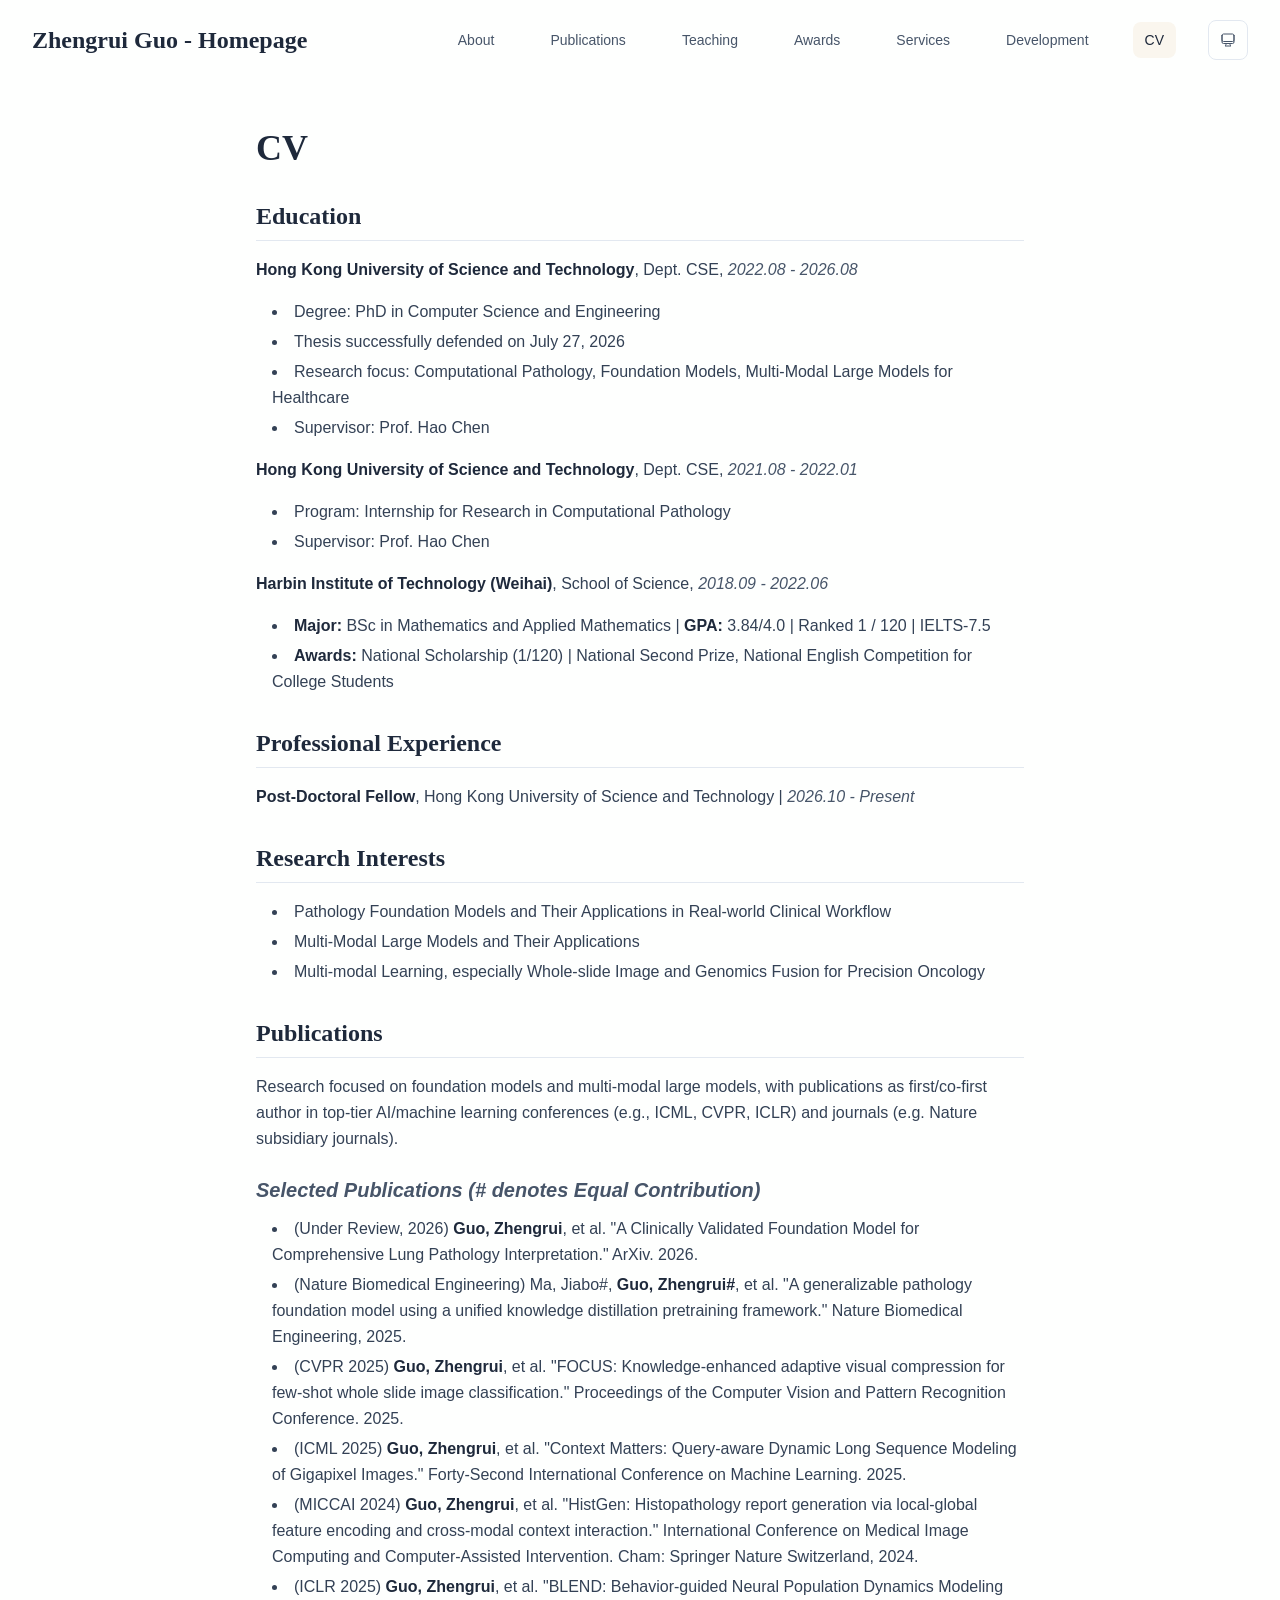
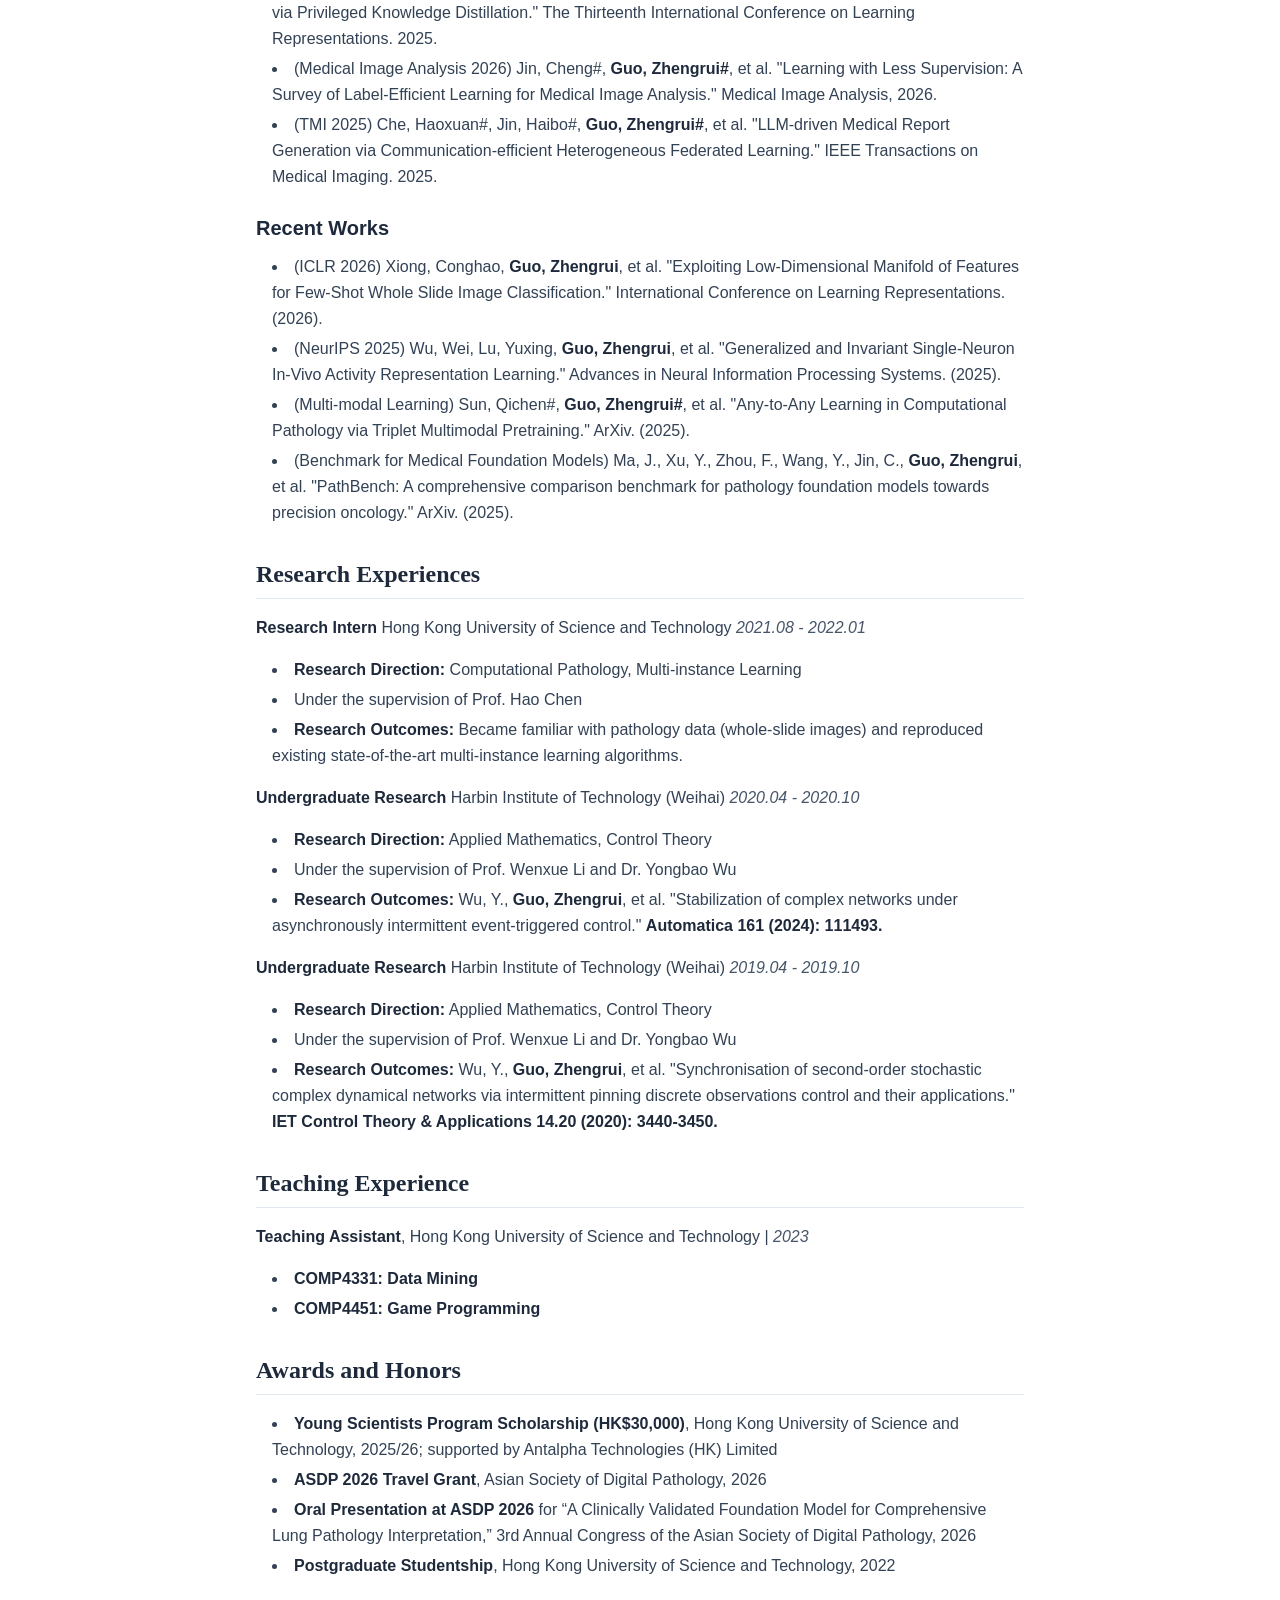
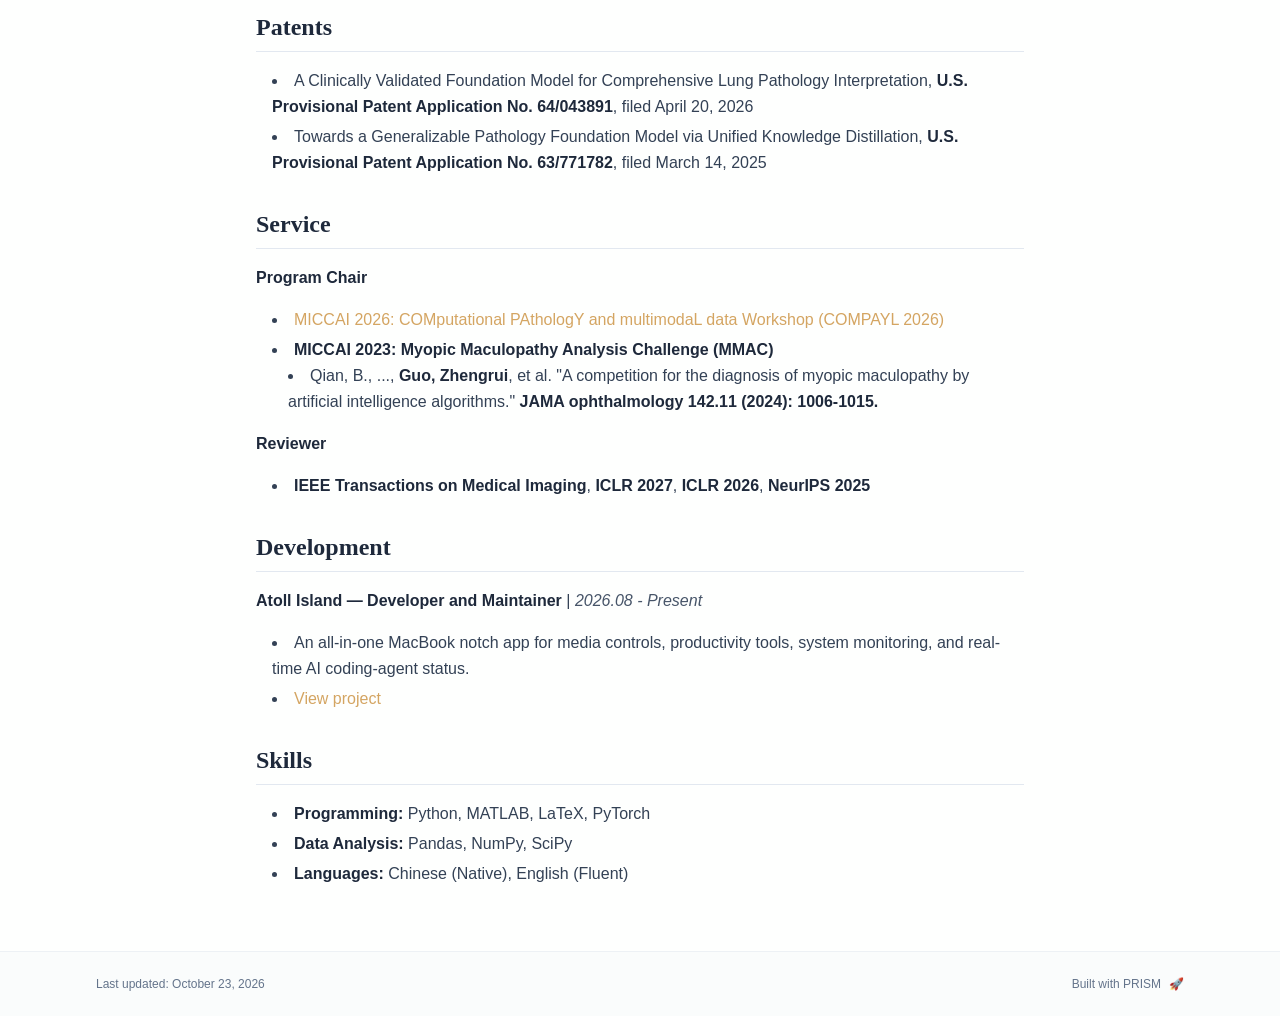
<file: cv/index.html>
<!DOCTYPE html><html lang="en" class="scroll-smooth"><head><meta charSet="utf-8"/><meta name="viewport" content="width=device-width, initial-scale=1"/><link rel="stylesheet" href="/_next/static/css/2bb9e146c749419e.css" data-precedence="next"/><link rel="preload" as="script" fetchPriority="low" href="/_next/static/chunks/webpack-679b75d1c4c2027c.js"/><script src="/_next/static/chunks/4bd1b696-70b6d399998de86a.js" async=""></script><script src="/_next/static/chunks/684-50096e198fb40285.js" async=""></script><script src="/_next/static/chunks/main-app-f8611d0a6e8d1c95.js" async=""></script><script src="/_next/static/chunks/161-c92285856b08f5b4.js" async=""></script><script src="/_next/static/chunks/874-196dbf0660d69360.js" async=""></script><script src="/_next/static/chunks/560-83a075b4e219aa9a.js" async=""></script><script src="/_next/static/chunks/app/layout-55d19937fcc09bbc.js" async=""></script><script src="/_next/static/chunks/12-4b59b9520356f054.js" async=""></script><script src="/_next/static/chunks/748-205d3060f252ca81.js" async=""></script><script src="/_next/static/chunks/app/%5Bslug%5D/page-4337659b3d2f5b24.js" async=""></script><link rel="icon" href="/ai.png" type="image/svg+xml"/><link rel="dns-prefetch" href="https://google-fonts.jialeliu.com"/><link rel="preconnect" href="https://google-fonts.jialeliu.com" crossorigin=""/><link rel="preload" as="style" href="https://google-fonts.jialeliu.com/css2?family=Inter:wght@300;400;500;600;700&amp;family=Crimson+Text:ital,wght@0,400;0,600;1,400&amp;display=swap"/><link rel="stylesheet" id="gfonts-css" href="https://google-fonts.jialeliu.com/css2?family=Inter:wght@300;400;500;600;700&amp;family=Crimson+Text:ital,wght@0,400;0,600;1,400&amp;display=swap" media="print"/><script>
              (function(){
                var l = document.getElementById('gfonts-css');
                if (!l) return;
                if (l.media !== 'all') {
                  l.addEventListener('load', function(){ try { l.media = 'all'; } catch(e){} });
                }
              })();
            </script><noscript><link rel="stylesheet" href="https://google-fonts.jialeliu.com/css2?family=Inter:wght@300;400;500;600;700&amp;family=Crimson+Text:ital,wght@0,400;0,600;1,400&amp;display=swap"/></noscript><script>
              try {
                const theme = localStorage.getItem('theme-storage');
                const parsed = theme ? JSON.parse(theme) : null;
                const setting = parsed?.state?.theme || 'system';
                const prefersDark = typeof window !== 'undefined' && window.matchMedia && window.matchMedia('(prefers-color-scheme: dark)').matches;
                const effective = setting === 'dark' ? 'dark' : (setting === 'light' ? 'light' : (prefersDark ? 'dark' : 'light'));
                var root = document.documentElement;
                root.classList.add(effective);
                root.setAttribute('data-theme', effective);
              } catch (e) {
                var root = document.documentElement;
                root.classList.add('light');
                root.setAttribute('data-theme', 'light');
              }
            </script><title>CV | Zhengrui Guo - Homepage</title><meta name="author" content="David Guo 郭政睿"/><meta name="keywords" content="David Guo 郭政睿,PhD,Research,Hong Kong University of Science and Technology"/><meta name="creator" content="David Guo 郭政睿"/><meta name="publisher" content="David Guo 郭政睿"/><meta property="og:title" content="Zhengrui Guo - Homepage"/><meta property="og:description" content="Post-Doctoral Fellow at Hong Kong University of Science and Technology."/><meta property="og:site_name" content="David Guo 郭政睿&#x27;s Academic Website"/><meta property="og:locale" content="en_US"/><meta property="og:type" content="website"/><meta name="twitter:card" content="summary"/><meta name="twitter:title" content="Zhengrui Guo - Homepage"/><meta name="twitter:description" content="Post-Doctoral Fellow at Hong Kong University of Science and Technology."/><link rel="icon" href="/ai.png"/><script>document.querySelectorAll('body link[rel="icon"], body link[rel="apple-touch-icon"]').forEach(el => document.head.appendChild(el))</script><script src="/_next/static/chunks/polyfills-42372ed130431b0a.js" noModule=""></script></head><body class="font-sans antialiased"><div style="visibility:hidden"><nav class="fixed top-0 left-0 right-0 z-50" data-headlessui-state=""><div class="transition-all duration-300 ease-out bg-transparent" style="transform:translateY(-100px)"><div class="max-w-7xl mx-auto px-4 sm:px-6 lg:px-8"><div class="flex justify-between items-center h-16 xl:h-20"><div class="flex-shrink-0" tabindex="0"><a class="text-xl xl:text-2xl font-serif font-semibold text-primary hover:text-accent transition-colors duration-200" href="/">Zhengrui Guo - Homepage</a></div><div class="hidden xl:block"><div class="ml-10 flex items-center space-x-8"><div class="flex items-baseline space-x-8"><a class="relative px-3 py-2 text-sm font-medium transition-all duration-200 rounded hover:bg-accent/10 hover:shadow-sm text-neutral-600 hover:text-primary" href="/"><span class="relative z-10">About</span></a><a class="relative px-3 py-2 text-sm font-medium transition-all duration-200 rounded hover:bg-accent/10 hover:shadow-sm text-neutral-600 hover:text-primary" href="/publications/"><span class="relative z-10">Publications</span></a><a class="relative px-3 py-2 text-sm font-medium transition-all duration-200 rounded hover:bg-accent/10 hover:shadow-sm text-neutral-600 hover:text-primary" href="/teaching/"><span class="relative z-10">Teaching</span></a><a class="relative px-3 py-2 text-sm font-medium transition-all duration-200 rounded hover:bg-accent/10 hover:shadow-sm text-neutral-600 hover:text-primary" href="/awards/"><span class="relative z-10">Awards</span></a><a class="relative px-3 py-2 text-sm font-medium transition-all duration-200 rounded hover:bg-accent/10 hover:shadow-sm text-neutral-600 hover:text-primary" href="/services/"><span class="relative z-10">Services</span></a><a class="relative px-3 py-2 text-sm font-medium transition-all duration-200 rounded hover:bg-accent/10 hover:shadow-sm text-neutral-600 hover:text-primary" href="/development/"><span class="relative z-10">Development</span></a><a target="_blank" rel="noopener noreferrer" aria-label="CV (opens in a new tab)" class="relative px-3 py-2 text-sm font-medium transition-all duration-200 rounded hover:bg-accent/10 hover:shadow-sm text-primary" href="/cv/Zhengrui_Guo_CV.pdf"><span class="relative z-10">CV</span><div class="absolute inset-0 bg-accent/10 rounded-lg"></div></a></div><div class="flex items-center justify-center w-10 h-10 rounded-lg border border-neutral-200 dark:border-[rgba(148,163,184,0.24)] bg-background dark:bg-neutral-800"><div class="w-4 h-4 rounded-full bg-neutral-300 animate-pulse"></div></div></div></div><div class="xl:hidden flex items-center space-x-2"><div class="flex items-center justify-center w-10 h-10 rounded-lg border border-neutral-200 dark:border-[rgba(148,163,184,0.24)] bg-background dark:bg-neutral-800"><div class="w-4 h-4 rounded-full bg-neutral-300 animate-pulse"></div></div><button class="inline-flex items-center justify-center p-2 rounded-md text-neutral-600 hover:text-primary hover:bg-neutral-100 dark:hover:bg-neutral-800 focus:outline-none focus:ring-2 focus:ring-inset focus:ring-accent transition-colors duration-200" id="headlessui-disclosure-button-«R5pdb»" type="button" aria-expanded="false" data-headlessui-state=""><span class="sr-only">Open main menu</span><div><svg xmlns="http://www.w3.org/2000/svg" fill="none" viewBox="0 0 24 24" stroke-width="1.5" stroke="currentColor" aria-hidden="true" data-slot="icon" class="block h-6 w-6"><path stroke-linecap="round" stroke-linejoin="round" d="M3.75 6.75h16.5M3.75 12h16.5m-16.5 5.25h16.5"></path></svg></div></button></div></div></div></div></nav><main class="min-h-screen pt-16 lg:pt-20"><div class="max-w-4xl mx-auto px-4 sm:px-6 lg:px-8 py-12"><div class="max-w-3xl mx-auto" style="opacity:0;transform:translateY(20px)"><h1 class="text-4xl font-serif font-bold text-primary mb-4">CV</h1><div class="text-neutral-700 dark:text-neutral-600 leading-relaxed"><h2 class="text-2xl font-serif font-bold text-primary mt-8 mb-4 border-b border-neutral-200 dark:border-neutral-800 pb-2">Education</h2>
<p class="mb-4 last:mb-0"><strong class="font-semibold text-primary">Hong Kong University of Science and Technology</strong>, Dept. CSE, <em class="italic text-neutral-600 dark:text-neutral-500">2022.08 - 2026.08</em></p>
<ul class="list-disc list-inside mb-4 space-y-1 ml-4">
<li class="mb-1">Degree: PhD in Computer Science and Engineering</li>
<li class="mb-1">Thesis successfully defended on July 27, 2026</li>
<li class="mb-1">Research focus: Computational Pathology, Foundation Models, Multi-Modal Large Models for Healthcare</li>
<li class="mb-1">Supervisor: Prof. Hao Chen</li>
</ul>
<p class="mb-4 last:mb-0"><strong class="font-semibold text-primary">Hong Kong University of Science and Technology</strong>, Dept. CSE, <em class="italic text-neutral-600 dark:text-neutral-500">2021.08 - 2022.01</em></p>
<ul class="list-disc list-inside mb-4 space-y-1 ml-4">
<li class="mb-1">Program: Internship for Research in Computational Pathology</li>
<li class="mb-1">Supervisor: Prof. Hao Chen</li>
</ul>
<p class="mb-4 last:mb-0"><strong class="font-semibold text-primary">Harbin Institute of Technology (Weihai)</strong>, School of Science, <em class="italic text-neutral-600 dark:text-neutral-500">2018.09 - 2022.06</em></p>
<ul class="list-disc list-inside mb-4 space-y-1 ml-4">
<li class="mb-1"><strong class="font-semibold text-primary">Major:</strong> BSc in Mathematics and Applied Mathematics | <strong class="font-semibold text-primary">GPA:</strong> 3.84/4.0 | Ranked 1 / 120 | IELTS-7.5</li>
<li class="mb-1"><strong class="font-semibold text-primary">Awards:</strong> National Scholarship (1/120) | National Second Prize, National English Competition for College Students</li>
</ul>
<h2 class="text-2xl font-serif font-bold text-primary mt-8 mb-4 border-b border-neutral-200 dark:border-neutral-800 pb-2">Professional Experience</h2>
<p class="mb-4 last:mb-0"><strong class="font-semibold text-primary">Post-Doctoral Fellow</strong>, Hong Kong University of Science and Technology | <em class="italic text-neutral-600 dark:text-neutral-500">2026.10 - Present</em></p>
<h2 class="text-2xl font-serif font-bold text-primary mt-8 mb-4 border-b border-neutral-200 dark:border-neutral-800 pb-2">Research Interests</h2>
<ul class="list-disc list-inside mb-4 space-y-1 ml-4">
<li class="mb-1">Pathology Foundation Models and Their Applications in Real-world Clinical Workflow</li>
<li class="mb-1">Multi-Modal Large Models and Their Applications</li>
<li class="mb-1">Multi-modal Learning, especially Whole-slide Image and Genomics Fusion for Precision Oncology</li>
</ul>
<h2 class="text-2xl font-serif font-bold text-primary mt-8 mb-4 border-b border-neutral-200 dark:border-neutral-800 pb-2">Publications</h2>
<p class="mb-4 last:mb-0">Research focused on foundation models and multi-modal large models, with publications as first/co-first author in top-tier AI/machine learning conferences (e.g., ICML, CVPR, ICLR) and journals (e.g. Nature subsidiary journals).</p>
<h3 class="text-xl font-semibold text-primary mt-6 mb-3"><em class="italic text-neutral-600 dark:text-neutral-500">Selected Publications (# denotes Equal Contribution)</em></h3>
<ul class="list-disc list-inside mb-4 space-y-1 ml-4">
<li class="mb-1">(Under Review, 2026) <strong class="font-semibold text-primary">Guo, Zhengrui</strong>, et al. &quot;A Clinically Validated Foundation Model for Comprehensive Lung Pathology Interpretation.&quot; ArXiv. 2026.</li>
<li class="mb-1">(Nature Biomedical Engineering) Ma, Jiabo#, <strong class="font-semibold text-primary">Guo, Zhengrui#</strong>, et al. &quot;A generalizable pathology foundation model using a unified knowledge distillation pretraining framework.&quot; Nature Biomedical Engineering, 2025.</li>
<li class="mb-1">(CVPR 2025) <strong class="font-semibold text-primary">Guo, Zhengrui</strong>, et al. &quot;FOCUS: Knowledge-enhanced adaptive visual compression for few-shot whole slide image classification.&quot; Proceedings of the Computer Vision and Pattern Recognition Conference. 2025.</li>
<li class="mb-1">(ICML 2025) <strong class="font-semibold text-primary">Guo, Zhengrui</strong>, et al. &quot;Context Matters: Query-aware Dynamic Long Sequence Modeling of Gigapixel Images.&quot; Forty-Second International Conference on Machine Learning. 2025.</li>
<li class="mb-1">(MICCAI 2024) <strong class="font-semibold text-primary">Guo, Zhengrui</strong>, et al. &quot;HistGen: Histopathology report generation via local-global feature encoding and cross-modal context interaction.&quot; International Conference on Medical Image Computing and Computer-Assisted Intervention. Cham: Springer Nature Switzerland, 2024.</li>
<li class="mb-1">(ICLR 2025) <strong class="font-semibold text-primary">Guo, Zhengrui</strong>, et al. &quot;BLEND: Behavior-guided Neural Population Dynamics Modeling via Privileged Knowledge Distillation.&quot; The Thirteenth International Conference on Learning Representations. 2025.</li>
<li class="mb-1">(Medical Image Analysis 2026) Jin, Cheng#, <strong class="font-semibold text-primary">Guo, Zhengrui#</strong>, et al. &quot;Learning with Less Supervision: A Survey of Label-Efficient Learning for Medical Image Analysis.&quot; Medical Image Analysis, 2026.</li>
<li class="mb-1">(TMI 2025) Che, Haoxuan#, Jin, Haibo#, <strong class="font-semibold text-primary">Guo, Zhengrui#</strong>, et al. &quot;LLM-driven Medical Report Generation via Communication-efficient Heterogeneous Federated Learning.&quot; IEEE Transactions on Medical Imaging. 2025.</li>
</ul>
<h3 class="text-xl font-semibold text-primary mt-6 mb-3">Recent Works</h3>
<ul class="list-disc list-inside mb-4 space-y-1 ml-4">
<li class="mb-1">(ICLR 2026) Xiong, Conghao, <strong class="font-semibold text-primary">Guo, Zhengrui</strong>, et al. &quot;Exploiting Low-Dimensional Manifold of Features for Few-Shot Whole Slide Image Classification.&quot; International Conference on Learning Representations. (2026).</li>
<li class="mb-1">(NeurIPS 2025) Wu, Wei, Lu, Yuxing, <strong class="font-semibold text-primary">Guo, Zhengrui</strong>, et al. &quot;Generalized and Invariant Single-Neuron In-Vivo Activity Representation Learning.&quot; Advances in Neural Information Processing Systems. (2025).</li>
<li class="mb-1">(Multi-modal Learning) Sun, Qichen#, <strong class="font-semibold text-primary">Guo, Zhengrui#</strong>, et al. &quot;Any-to-Any Learning in Computational Pathology via Triplet Multimodal Pretraining.&quot; ArXiv. (2025).</li>
<li class="mb-1">(Benchmark for Medical Foundation Models) Ma, J., Xu, Y., Zhou, F., Wang, Y., Jin, C., <strong class="font-semibold text-primary">Guo, Zhengrui</strong>, et al. &quot;PathBench: A comprehensive comparison benchmark for pathology foundation models towards precision oncology.&quot; ArXiv. (2025).</li>
</ul>
<h2 class="text-2xl font-serif font-bold text-primary mt-8 mb-4 border-b border-neutral-200 dark:border-neutral-800 pb-2">Research Experiences</h2>
<p class="mb-4 last:mb-0"><strong class="font-semibold text-primary">Research Intern</strong>
Hong Kong University of Science and Technology
<em class="italic text-neutral-600 dark:text-neutral-500">2021.08 - 2022.01</em></p>
<ul class="list-disc list-inside mb-4 space-y-1 ml-4">
<li class="mb-1"><strong class="font-semibold text-primary">Research Direction:</strong> Computational Pathology, Multi-instance Learning</li>
<li class="mb-1">Under the supervision of Prof. Hao Chen</li>
<li class="mb-1"><strong class="font-semibold text-primary">Research Outcomes:</strong> Became familiar with pathology data (whole-slide images) and reproduced existing state-of-the-art multi-instance learning algorithms.</li>
</ul>
<p class="mb-4 last:mb-0"><strong class="font-semibold text-primary">Undergraduate Research</strong>
Harbin Institute of Technology (Weihai)
<em class="italic text-neutral-600 dark:text-neutral-500">2020.04 - 2020.10</em></p>
<ul class="list-disc list-inside mb-4 space-y-1 ml-4">
<li class="mb-1"><strong class="font-semibold text-primary">Research Direction:</strong> Applied Mathematics, Control Theory</li>
<li class="mb-1">Under the supervision of Prof. Wenxue Li and Dr. Yongbao Wu</li>
<li class="mb-1"><strong class="font-semibold text-primary">Research Outcomes:</strong> Wu, Y., <strong class="font-semibold text-primary">Guo, Zhengrui</strong>, et al. &quot;Stabilization of complex networks under asynchronously intermittent event-triggered control.&quot; <strong class="font-semibold text-primary">Automatica 161 (2024): 111493.</strong></li>
</ul>
<p class="mb-4 last:mb-0"><strong class="font-semibold text-primary">Undergraduate Research</strong>
Harbin Institute of Technology (Weihai)
<em class="italic text-neutral-600 dark:text-neutral-500">2019.04 - 2019.10</em></p>
<ul class="list-disc list-inside mb-4 space-y-1 ml-4">
<li class="mb-1"><strong class="font-semibold text-primary">Research Direction:</strong> Applied Mathematics, Control Theory</li>
<li class="mb-1">Under the supervision of Prof. Wenxue Li and Dr. Yongbao Wu</li>
<li class="mb-1"><strong class="font-semibold text-primary">Research Outcomes:</strong> Wu, Y., <strong class="font-semibold text-primary">Guo, Zhengrui</strong>, et al. &quot;Synchronisation of second‐order stochastic complex dynamical networks via intermittent pinning discrete observations control and their applications.&quot; <strong class="font-semibold text-primary">IET Control Theory &amp; Applications 14.20 (2020): 3440-3450.</strong></li>
</ul>
<h2 class="text-2xl font-serif font-bold text-primary mt-8 mb-4 border-b border-neutral-200 dark:border-neutral-800 pb-2">Teaching Experience</h2>
<p class="mb-4 last:mb-0"><strong class="font-semibold text-primary">Teaching Assistant</strong>, Hong Kong University of Science and Technology | <em class="italic text-neutral-600 dark:text-neutral-500">2023</em></p>
<ul class="list-disc list-inside mb-4 space-y-1 ml-4">
<li class="mb-1"><strong class="font-semibold text-primary">COMP4331: Data Mining</strong></li>
<li class="mb-1"><strong class="font-semibold text-primary">COMP4451: Game Programming</strong></li>
</ul>
<h2 class="text-2xl font-serif font-bold text-primary mt-8 mb-4 border-b border-neutral-200 dark:border-neutral-800 pb-2">Awards and Honors</h2>
<ul class="list-disc list-inside mb-4 space-y-1 ml-4">
<li class="mb-1"><strong class="font-semibold text-primary">Young Scientists Program Scholarship (HK$30,000)</strong>, Hong Kong University of Science and Technology, 2025/26; supported by Antalpha Technologies (HK) Limited</li>
<li class="mb-1"><strong class="font-semibold text-primary">ASDP 2026 Travel Grant</strong>, Asian Society of Digital Pathology, 2026</li>
<li class="mb-1"><strong class="font-semibold text-primary">Oral Presentation at ASDP 2026</strong> for “A Clinically Validated Foundation Model for Comprehensive Lung Pathology Interpretation,” 3rd Annual Congress of the Asian Society of Digital Pathology, 2026</li>
<li class="mb-1"><strong class="font-semibold text-primary">Postgraduate Studentship</strong>, Hong Kong University of Science and Technology, 2022</li>
</ul>
<h2 class="text-2xl font-serif font-bold text-primary mt-8 mb-4 border-b border-neutral-200 dark:border-neutral-800 pb-2">Patents</h2>
<ul class="list-disc list-inside mb-4 space-y-1 ml-4">
<li class="mb-1">A Clinically Validated Foundation Model for Comprehensive Lung Pathology Interpretation, <strong class="font-semibold text-primary">U.S. Provisional Patent Application No. 64/043891</strong>, filed April 20, 2026</li>
<li class="mb-1">Towards a Generalizable Pathology Foundation Model via Unified Knowledge Distillation, <strong class="font-semibold text-primary">U.S. Provisional Patent Application No. 63/771782</strong>, filed March 14, 2025</li>
</ul>
<h2 class="text-2xl font-serif font-bold text-primary mt-8 mb-4 border-b border-neutral-200 dark:border-neutral-800 pb-2">Service</h2>
<p class="mb-4 last:mb-0"><strong class="font-semibold text-primary">Program Chair</strong></p>
<ul class="list-disc list-inside mb-4 space-y-1 ml-4">
<li class="mb-1"><strong class="font-semibold text-primary"><a href="https://www.compayl.com/" node="[object Object]" target="_blank" rel="noopener noreferrer" class="text-accent font-medium hover:underline transition-colors">MICCAI 2026: COMputational PAthologY and multimodaL data Workshop (COMPAYL 2026)</a></strong></li>
<li class="mb-1"><strong class="font-semibold text-primary">MICCAI 2023: Myopic Maculopathy Analysis Challenge (MMAC)</strong>
<ul class="list-disc list-inside mb-4 space-y-1 ml-4">
<li class="mb-1">Qian, B., ..., <strong class="font-semibold text-primary">Guo, Zhengrui</strong>, et al. &quot;A competition for the diagnosis of myopic maculopathy by artificial intelligence algorithms.&quot; <strong class="font-semibold text-primary">JAMA ophthalmology 142.11 (2024): 1006-1015.</strong></li>
</ul>
</li>
</ul>
<p class="mb-4 last:mb-0"><strong class="font-semibold text-primary">Reviewer</strong></p>
<ul class="list-disc list-inside mb-4 space-y-1 ml-4">
<li class="mb-1"><strong class="font-semibold text-primary">IEEE Transactions on Medical Imaging</strong>, <strong class="font-semibold text-primary">ICLR 2027</strong>, <strong class="font-semibold text-primary">ICLR 2026</strong>, <strong class="font-semibold text-primary">NeurIPS 2025</strong></li>
</ul>
<h2 class="text-2xl font-serif font-bold text-primary mt-8 mb-4 border-b border-neutral-200 dark:border-neutral-800 pb-2">Development</h2>
<p class="mb-4 last:mb-0"><strong class="font-semibold text-primary">Atoll Island — Developer and Maintainer</strong> | <em class="italic text-neutral-600 dark:text-neutral-500">2026.08 - Present</em></p>
<ul class="list-disc list-inside mb-4 space-y-1 ml-4">
<li class="mb-1">An all-in-one MacBook notch app for media controls, productivity tools, system monitoring, and real-time AI coding-agent status.</li>
<li class="mb-1"><a href="https://github.com/dddavid4real/Atoll-Island" node="[object Object]" target="_blank" rel="noopener noreferrer" class="text-accent font-medium hover:underline transition-colors">View project</a></li>
</ul>
<h2 class="text-2xl font-serif font-bold text-primary mt-8 mb-4 border-b border-neutral-200 dark:border-neutral-800 pb-2">Skills</h2>
<ul class="list-disc list-inside mb-4 space-y-1 ml-4">
<li class="mb-1"><strong class="font-semibold text-primary">Programming:</strong> Python, MATLAB, LaTeX, PyTorch</li>
<li class="mb-1"><strong class="font-semibold text-primary">Data Analysis:</strong> Pandas, NumPy, SciPy</li>
<li class="mb-1"><strong class="font-semibold text-primary">Languages:</strong> Chinese (Native), English (Fluent)</li>
</ul></div></div></div><!--$--><!--/$--><!--$--><!--/$--></main><footer class="border-t border-neutral-200/50 bg-neutral-50/50 dark:bg-neutral-900/50 dark:border-neutral-700/50"><div class="max-w-6xl mx-auto px-4 sm:px-6 lg:px-8 py-6"><div class="flex flex-col sm:flex-row justify-between items-center gap-2"><p class="text-xs text-neutral-500">Last updated: <!-- -->October 23, 2026</p><p class="text-xs text-neutral-500 flex items-center"><a href="https://github.com/xyjoey/PRISM" target="_blank" rel="noopener noreferrer">Built with PRISM</a><span class="ml-2">🚀</span></p></div></div></footer></div><script src="/_next/static/chunks/webpack-679b75d1c4c2027c.js" async=""></script><script>(self.__next_f=self.__next_f||[]).push([0])</script><script>self.__next_f.push([1,"1:\"$Sreact.fragment\"\n2:I[3719,[\"161\",\"static/chunks/161-c92285856b08f5b4.js\",\"874\",\"static/chunks/874-196dbf0660d69360.js\",\"560\",\"static/chunks/560-83a075b4e219aa9a.js\",\"177\",\"static/chunks/app/layout-55d19937fcc09bbc.js\"],\"ThemeProvider\"]\n3:I[768,[\"161\",\"static/chunks/161-c92285856b08f5b4.js\",\"874\",\"static/chunks/874-196dbf0660d69360.js\",\"560\",\"static/chunks/560-83a075b4e219aa9a.js\",\"177\",\"static/chunks/app/layout-55d19937fcc09bbc.js\"],\"default\"]\n4:I[7555,[],\"\"]\n5:I[1295,[],\"\"]\n6:I[2548,[\"161\",\"static/chunks/161-c92285856b08f5b4.js\",\"874\",\"static/chunks/874-196dbf0660d69360.js\",\"560\",\"static/chunks/560-83a075b4e219aa9a.js\",\"177\",\"static/chunks/app/layout-55d19937fcc09bbc.js\"],\"default\"]\n8:I[9665,[],\"MetadataBoundary\"]\na:I[9665,[],\"OutletBoundary\"]\nd:I[4911,[],\"AsyncMetadataOutlet\"]\nf:I[9665,[],\"ViewportBoundary\"]\n11:I[6614,[],\"\"]\n:HL[\"/_next/static/css/2bb9e146c749419e.css\",\"style\"]\n"])</script><script>self.__next_f.push([1,"0:{\"P\":null,\"b\":\"2G3-Fc_rxMhWcaTyk93il\",\"p\":\"\",\"c\":[\"\",\"cv\",\"\"],\"i\":false,\"f\":[[[\"\",{\"children\":[[\"slug\",\"cv\",\"d\"],{\"children\":[\"__PAGE__\",{}]}]},\"$undefined\",\"$undefined\",true],[\"\",[\"$\",\"$1\",\"c\",{\"children\":[[[\"$\",\"link\",\"0\",{\"rel\":\"stylesheet\",\"href\":\"/_next/static/css/2bb9e146c749419e.css\",\"precedence\":\"next\",\"crossOrigin\":\"$undefined\",\"nonce\":\"$undefined\"}]],[\"$\",\"html\",null,{\"lang\":\"en\",\"className\":\"scroll-smooth\",\"suppressHydrationWarning\":true,\"children\":[[\"$\",\"head\",null,{\"children\":[[\"$\",\"link\",null,{\"rel\":\"icon\",\"href\":\"/ai.png\",\"type\":\"image/svg+xml\"}],[\"$\",\"link\",null,{\"rel\":\"dns-prefetch\",\"href\":\"https://google-fonts.jialeliu.com\"}],[\"$\",\"link\",null,{\"rel\":\"preconnect\",\"href\":\"https://google-fonts.jialeliu.com\",\"crossOrigin\":\"\"}],[\"$\",\"link\",null,{\"rel\":\"preload\",\"as\":\"style\",\"href\":\"https://google-fonts.jialeliu.com/css2?family=Inter:wght@300;400;500;600;700\u0026family=Crimson+Text:ital,wght@0,400;0,600;1,400\u0026display=swap\"}],[\"$\",\"link\",null,{\"rel\":\"stylesheet\",\"id\":\"gfonts-css\",\"href\":\"https://google-fonts.jialeliu.com/css2?family=Inter:wght@300;400;500;600;700\u0026family=Crimson+Text:ital,wght@0,400;0,600;1,400\u0026display=swap\",\"media\":\"print\"}],[\"$\",\"script\",null,{\"dangerouslySetInnerHTML\":{\"__html\":\"\\n              (function(){\\n                var l = document.getElementById('gfonts-css');\\n                if (!l) return;\\n                if (l.media !== 'all') {\\n                  l.addEventListener('load', function(){ try { l.media = 'all'; } catch(e){} });\\n                }\\n              })();\\n            \"}}],[\"$\",\"noscript\",null,{\"children\":[\"$\",\"link\",null,{\"rel\":\"stylesheet\",\"href\":\"https://google-fonts.jialeliu.com/css2?family=Inter:wght@300;400;500;600;700\u0026family=Crimson+Text:ital,wght@0,400;0,600;1,400\u0026display=swap\"}]}],[\"$\",\"script\",null,{\"dangerouslySetInnerHTML\":{\"__html\":\"\\n              try {\\n                const theme = localStorage.getItem('theme-storage');\\n                const parsed = theme ? JSON.parse(theme) : null;\\n                const setting = parsed?.state?.theme || 'system';\\n                const prefersDark = typeof window !== 'undefined' \u0026\u0026 window.matchMedia \u0026\u0026 window.matchMedia('(prefers-color-scheme: dark)').matches;\\n                const effective = setting === 'dark' ? 'dark' : (setting === 'light' ? 'light' : (prefersDark ? 'dark' : 'light'));\\n                var root = document.documentElement;\\n                root.classList.add(effective);\\n                root.setAttribute('data-theme', effective);\\n              } catch (e) {\\n                var root = document.documentElement;\\n                root.classList.add('light');\\n                root.setAttribute('data-theme', 'light');\\n              }\\n            \"}}]]}],[\"$\",\"body\",null,{\"className\":\"font-sans antialiased\",\"children\":[\"$\",\"$L2\",null,{\"children\":[[\"$\",\"$L3\",null,{\"items\":[{\"title\":\"About\",\"type\":\"page\",\"target\":\"about\",\"href\":\"/\"},{\"title\":\"Publications\",\"type\":\"page\",\"target\":\"publications\",\"href\":\"/publications\"},{\"title\":\"Teaching\",\"type\":\"page\",\"target\":\"teaching\",\"href\":\"/teaching\"},{\"title\":\"Awards\",\"type\":\"page\",\"target\":\"awards\",\"href\":\"/awards\"},{\"title\":\"Services\",\"type\":\"page\",\"target\":\"services\",\"href\":\"/services\"},{\"title\":\"Development\",\"type\":\"page\",\"target\":\"development\",\"href\":\"/development\"},{\"title\":\"CV\",\"type\":\"page\",\"target\":\"cv\",\"href\":\"/cv/Zhengrui_Guo_CV.pdf\",\"open_in_new_tab\":true}],\"siteTitle\":\"Zhengrui Guo - Homepage\",\"enableOnePageMode\":false}],[\"$\",\"main\",null,{\"className\":\"min-h-screen pt-16 lg:pt-20\",\"children\":[\"$\",\"$L4\",null,{\"parallelRouterKey\":\"children\",\"error\":\"$undefined\",\"errorStyles\":\"$undefined\",\"errorScripts\":\"$undefined\",\"template\":[\"$\",\"$L5\",null,{}],\"templateStyles\":\"$undefined\",\"templateScripts\":\"$undefined\",\"notFound\":[[[\"$\",\"title\",null,{\"children\":\"404: This page could not be found.\"}],[\"$\",\"div\",null,{\"style\":{\"fontFamily\":\"system-ui,\\\"Segoe UI\\\",Roboto,Helvetica,Arial,sans-serif,\\\"Apple Color Emoji\\\",\\\"Segoe UI Emoji\\\"\",\"height\":\"100vh\",\"textAlign\":\"center\",\"display\":\"flex\",\"flexDirection\":\"column\",\"alignItems\":\"center\",\"justifyContent\":\"center\"},\"children\":[\"$\",\"div\",null,{\"children\":[[\"$\",\"style\",null,{\"dangerouslySetInnerHTML\":{\"__html\":\"body{color:#000;background:#fff;margin:0}.next-error-h1{border-right:1px solid rgba(0,0,0,.3)}@media (prefers-color-scheme:dark){body{color:#fff;background:#000}.next-error-h1{border-right:1px solid rgba(255,255,255,.3)}}\"}}],[\"$\",\"h1\",null,{\"className\":\"next-error-h1\",\"style\":{\"display\":\"inline-block\",\"margin\":\"0 20px 0 0\",\"padding\":\"0 23px 0 0\",\"fontSize\":24,\"fontWeight\":500,\"verticalAlign\":\"top\",\"lineHeight\":\"49px\"},\"children\":404}],[\"$\",\"div\",null,{\"style\":{\"display\":\"inline-block\"},\"children\":[\"$\",\"h2\",null,{\"style\":{\"fontSize\":14,\"fontWeight\":400,\"lineHeight\":\"49px\",\"margin\":0},\"children\":\"This page could not be found.\"}]}]]}]}]],[]],\"forbidden\":\"$undefined\",\"unauthorized\":\"$undefined\"}]}],[\"$\",\"$L6\",null,{\"lastUpdated\":\"October 23, 2026\"}]]}]}]]}]]}],{\"children\":[[\"slug\",\"cv\",\"d\"],[\"$\",\"$1\",\"c\",{\"children\":[null,[\"$\",\"$L4\",null,{\"parallelRouterKey\":\"children\",\"error\":\"$undefined\",\"errorStyles\":\"$undefined\",\"errorScripts\":\"$undefined\",\"template\":[\"$\",\"$L5\",null,{}],\"templateStyles\":\"$undefined\",\"templateScripts\":\"$undefined\",\"notFound\":\"$undefined\",\"forbidden\":\"$undefined\",\"unauthorized\":\"$undefined\"}]]}],{\"children\":[\"__PAGE__\",[\"$\",\"$1\",\"c\",{\"children\":[\"$L7\",[\"$\",\"$L8\",null,{\"children\":\"$L9\"}],null,[\"$\",\"$La\",null,{\"children\":[\"$Lb\",\"$Lc\",[\"$\",\"$Ld\",null,{\"promise\":\"$@e\"}]]}]]}],{},null,false]},null,false]},null,false],[\"$\",\"$1\",\"h\",{\"children\":[null,[\"$\",\"$1\",\"IY1OKKrSgESZa1IcoaNj4\",{\"children\":[[\"$\",\"$Lf\",null,{\"children\":\"$L10\"}],null]}],null]}],false]],\"m\":\"$undefined\",\"G\":[\"$11\",\"$undefined\"],\"s\":false,\"S\":true}\n"])</script><script>self.__next_f.push([1,"12:\"$Sreact.suspense\"\n13:I[4911,[],\"AsyncMetadata\"]\n15:I[4059,[\"161\",\"static/chunks/161-c92285856b08f5b4.js\",\"12\",\"static/chunks/12-4b59b9520356f054.js\",\"748\",\"static/chunks/748-205d3060f252ca81.js\",\"182\",\"static/chunks/app/%5Bslug%5D/page-4337659b3d2f5b24.js\"],\"default\"]\n9:[\"$\",\"$12\",null,{\"fallback\":null,\"children\":[\"$\",\"$L13\",null,{\"promise\":\"$@14\"}]}]\n16:T1c85,"])</script><script>self.__next_f.push([1,"## Education\n\n**Hong Kong University of Science and Technology**, Dept. CSE, *2022.08 - 2026.08*\n- Degree: PhD in Computer Science and Engineering\n- Thesis successfully defended on July 27, 2026\n- Research focus: Computational Pathology, Foundation Models, Multi-Modal Large Models for Healthcare\n- Supervisor: Prof. Hao Chen\n\n**Hong Kong University of Science and Technology**, Dept. CSE, *2021.08 - 2022.01*\n- Program: Internship for Research in Computational Pathology\n- Supervisor: Prof. Hao Chen\n\n**Harbin Institute of Technology (Weihai)**, School of Science, *2018.09 - 2022.06*\n- **Major:** BSc in Mathematics and Applied Mathematics | **GPA:** 3.84/4.0 | Ranked 1 / 120 | IELTS-7.5\n- **Awards:** National Scholarship (1/120) | National Second Prize, National English Competition for College Students\n\n## Professional Experience\n\n**Post-Doctoral Fellow**, Hong Kong University of Science and Technology | *2026.10 - Present*\n\n## Research Interests\n- Pathology Foundation Models and Their Applications in Real-world Clinical Workflow\n- Multi-Modal Large Models and Their Applications\n- Multi-modal Learning, especially Whole-slide Image and Genomics Fusion for Precision Oncology\n\n## Publications\nResearch focused on foundation models and multi-modal large models, with publications as first/co-first author in top-tier AI/machine learning conferences (e.g., ICML, CVPR, ICLR) and journals (e.g. Nature subsidiary journals).\n\n### *Selected Publications (# denotes Equal Contribution)*\n\n- (Under Review, 2026) **Guo, Zhengrui**, et al. \"A Clinically Validated Foundation Model for Comprehensive Lung Pathology Interpretation.\" ArXiv. 2026.\n- (Nature Biomedical Engineering) Ma, Jiabo#, **Guo, Zhengrui#**, et al. \"A generalizable pathology foundation model using a unified knowledge distillation pretraining framework.\" Nature Biomedical Engineering, 2025.\n- (CVPR 2025) **Guo, Zhengrui**, et al. \"FOCUS: Knowledge-enhanced adaptive visual compression for few-shot whole slide image classification.\" Proceedings of the Computer Vision and Pattern Recognition Conference. 2025.\n- (ICML 2025) **Guo, Zhengrui**, et al. \"Context Matters: Query-aware Dynamic Long Sequence Modeling of Gigapixel Images.\" Forty-Second International Conference on Machine Learning. 2025.\n- (MICCAI 2024) **Guo, Zhengrui**, et al. \"HistGen: Histopathology report generation via local-global feature encoding and cross-modal context interaction.\" International Conference on Medical Image Computing and Computer-Assisted Intervention. Cham: Springer Nature Switzerland, 2024.\n- (ICLR 2025) **Guo, Zhengrui**, et al. \"BLEND: Behavior-guided Neural Population Dynamics Modeling via Privileged Knowledge Distillation.\" The Thirteenth International Conference on Learning Representations. 2025.\n- (Medical Image Analysis 2026) Jin, Cheng#, **Guo, Zhengrui#**, et al. \"Learning with Less Supervision: A Survey of Label-Efficient Learning for Medical Image Analysis.\" Medical Image Analysis, 2026.\n- (TMI 2025) Che, Haoxuan#, Jin, Haibo#, **Guo, Zhengrui#**, et al. \"LLM-driven Medical Report Generation via Communication-efficient Heterogeneous Federated Learning.\" IEEE Transactions on Medical Imaging. 2025.\n\n### Recent Works\n- (ICLR 2026) Xiong, Conghao, **Guo, Zhengrui**, et al. \"Exploiting Low-Dimensional Manifold of Features for Few-Shot Whole Slide Image Classification.\" International Conference on Learning Representations. (2026).\n- (NeurIPS 2025) Wu, Wei, Lu, Yuxing, **Guo, Zhengrui**, et al. \"Generalized and Invariant Single-Neuron In-Vivo Activity Representation Learning.\" Advances in Neural Information Processing Systems. (2025).\n- (Multi-modal Learning) Sun, Qichen#, **Guo, Zhengrui#**, et al. \"Any-to-Any Learning in Computational Pathology via Triplet Multimodal Pretraining.\" ArXiv. (2025).\n- (Benchmark for Medical Foundation Models) Ma, J., Xu, Y., Zhou, F., Wang, Y., Jin, C., **Guo, Zhengrui**, et al. \"PathBench: A comprehensive comparison benchmark for pathology foundation models towards precision oncology.\" ArXiv. (2025).\n\n## Research Experiences\n**Research Intern**\nHong Kong University of Science and Technology\n*2021.08 - 2022.01*\n- **Research Direction:** Computational Pathology, Multi-instance Learning\n- Under the supervision of Prof. Hao Chen\n- **Research Outcomes:** Became familiar with pathology data (whole-slide images) and reproduced existing state-of-the-art multi-instance learning algorithms.\n\n**Undergraduate Research**\nHarbin Institute of Technology (Weihai)\n*2020.04 - 2020.10*\n- **Research Direction:** Applied Mathematics, Control Theory\n- Under the supervision of Prof. Wenxue Li and Dr. Yongbao Wu\n- **Research Outcomes:** Wu, Y., **Guo, Zhengrui**, et al. \"Stabilization of complex networks under asynchronously intermittent event-triggered control.\" **Automatica 161 (2024): 111493.**\n\n**Undergraduate Research**\nHarbin Institute of Technology (Weihai)\n*2019.04 - 2019.10*\n- **Research Direction:** Applied Mathematics, Control Theory\n- Under the supervision of Prof. Wenxue Li and Dr. Yongbao Wu\n- **Research Outcomes:** Wu, Y., **Guo, Zhengrui**, et al. \"Synchronisation of second‐order stochastic complex dynamical networks via intermittent pinning discrete observations control and their applications.\" **IET Control Theory \u0026 Applications 14.20 (2020): 3440-3450.**\n\n## Teaching Experience\n\n**Teaching Assistant**, Hong Kong University of Science and Technology | *2023*\n- **COMP4331: Data Mining**\n- **COMP4451: Game Programming**\n\n## Awards and Honors\n\n- **Young Scientists Program Scholarship (HK$30,000)**, Hong Kong University of Science and Technology, 2025/26; supported by Antalpha Technologies (HK) Limited\n- **ASDP 2026 Travel Grant**, Asian Society of Digital Pathology, 2026\n- **Oral Presentation at ASDP 2026** for “A Clinically Validated Foundation Model for Comprehensive Lung Pathology Interpretation,” 3rd Annual Congress of the Asian Society of Digital Pathology, 2026\n- **Postgraduate Studentship**, Hong Kong University of Science and Technology, 2022\n\n## Patents\n- A Clinically Validated Foundation Model for Comprehensive Lung Pathology Interpretation, **U.S. Provisional Patent Application No. 64/043891**, filed April 20, 2026\n- Towards a Generalizable Pathology Foundation Model via Unified Knowledge Distillation, **U.S. Provisional Patent Application No. 63/771782**, filed March 14, 2025\n\n## Service\n\n**Program Chair**\n- **[MICCAI 2026: COMputational PAthologY and multimodaL data Workshop (COMPAYL 2026)](https://www.compayl.com/)**\n- **MICCAI 2023: Myopic Maculopathy Analysis Challenge (MMAC)**\n  - Qian, B., ..., **Guo, Zhengrui**, et al. \"A competition for the diagnosis of myopic maculopathy by artificial intelligence algorithms.\" **JAMA ophthalmology 142.11 (2024): 1006-1015.**\n\n**Reviewer**\n- **IEEE Transactions on Medical Imaging**, **ICLR 2027**, **ICLR 2026**, **NeurIPS 2025**\n\n## Development\n\n**Atoll Island — Developer and Maintainer** | *2026.08 - Present*\n- An all-in-one MacBook notch app for media controls, productivity tools, system monitoring, and real-time AI coding-agent status.\n- [View project](https://github.com/dddavid4real/Atoll-Island)\n\n## Skills\n\n- **Programming:** Python, MATLAB, LaTeX, PyTorch\n- **Data Analysis:** Pandas, NumPy, SciPy\n- **Languages:** Chinese (Native), English (Fluent)\n"])</script><script>self.__next_f.push([1,"7:[\"$\",\"div\",null,{\"className\":\"max-w-4xl mx-auto px-4 sm:px-6 lg:px-8 py-12\",\"children\":[false,[\"$\",\"$L15\",null,{\"config\":{\"type\":\"text\",\"title\":\"CV\",\"source\":\"cv.md\"},\"content\":\"$16\"}],false]}]\n"])</script><script>self.__next_f.push([1,"c:null\n"])</script><script>self.__next_f.push([1,"10:[[\"$\",\"meta\",\"0\",{\"charSet\":\"utf-8\"}],[\"$\",\"meta\",\"1\",{\"name\":\"viewport\",\"content\":\"width=device-width, initial-scale=1\"}]]\nb:null\n"])</script><script>self.__next_f.push([1,"14:{\"metadata\":[[\"$\",\"title\",\"0\",{\"children\":\"CV | Zhengrui Guo - Homepage\"}],[\"$\",\"meta\",\"1\",{\"name\":\"author\",\"content\":\"David Guo 郭政睿\"}],[\"$\",\"meta\",\"2\",{\"name\":\"keywords\",\"content\":\"David Guo 郭政睿,PhD,Research,Hong Kong University of Science and Technology\"}],[\"$\",\"meta\",\"3\",{\"name\":\"creator\",\"content\":\"David Guo 郭政睿\"}],[\"$\",\"meta\",\"4\",{\"name\":\"publisher\",\"content\":\"David Guo 郭政睿\"}],[\"$\",\"meta\",\"5\",{\"property\":\"og:title\",\"content\":\"Zhengrui Guo - Homepage\"}],[\"$\",\"meta\",\"6\",{\"property\":\"og:description\",\"content\":\"Post-Doctoral Fellow at Hong Kong University of Science and Technology.\"}],[\"$\",\"meta\",\"7\",{\"property\":\"og:site_name\",\"content\":\"David Guo 郭政睿's Academic Website\"}],[\"$\",\"meta\",\"8\",{\"property\":\"og:locale\",\"content\":\"en_US\"}],[\"$\",\"meta\",\"9\",{\"property\":\"og:type\",\"content\":\"website\"}],[\"$\",\"meta\",\"10\",{\"name\":\"twitter:card\",\"content\":\"summary\"}],[\"$\",\"meta\",\"11\",{\"name\":\"twitter:title\",\"content\":\"Zhengrui Guo - Homepage\"}],[\"$\",\"meta\",\"12\",{\"name\":\"twitter:description\",\"content\":\"Post-Doctoral Fellow at Hong Kong University of Science and Technology.\"}],[\"$\",\"link\",\"13\",{\"rel\":\"icon\",\"href\":\"/ai.png\"}]],\"error\":null,\"digest\":\"$undefined\"}\ne:{\"metadata\":\"$14:metadata\",\"error\":null,\"digest\":\"$undefined\"}\n"])</script></body></html>
</file>
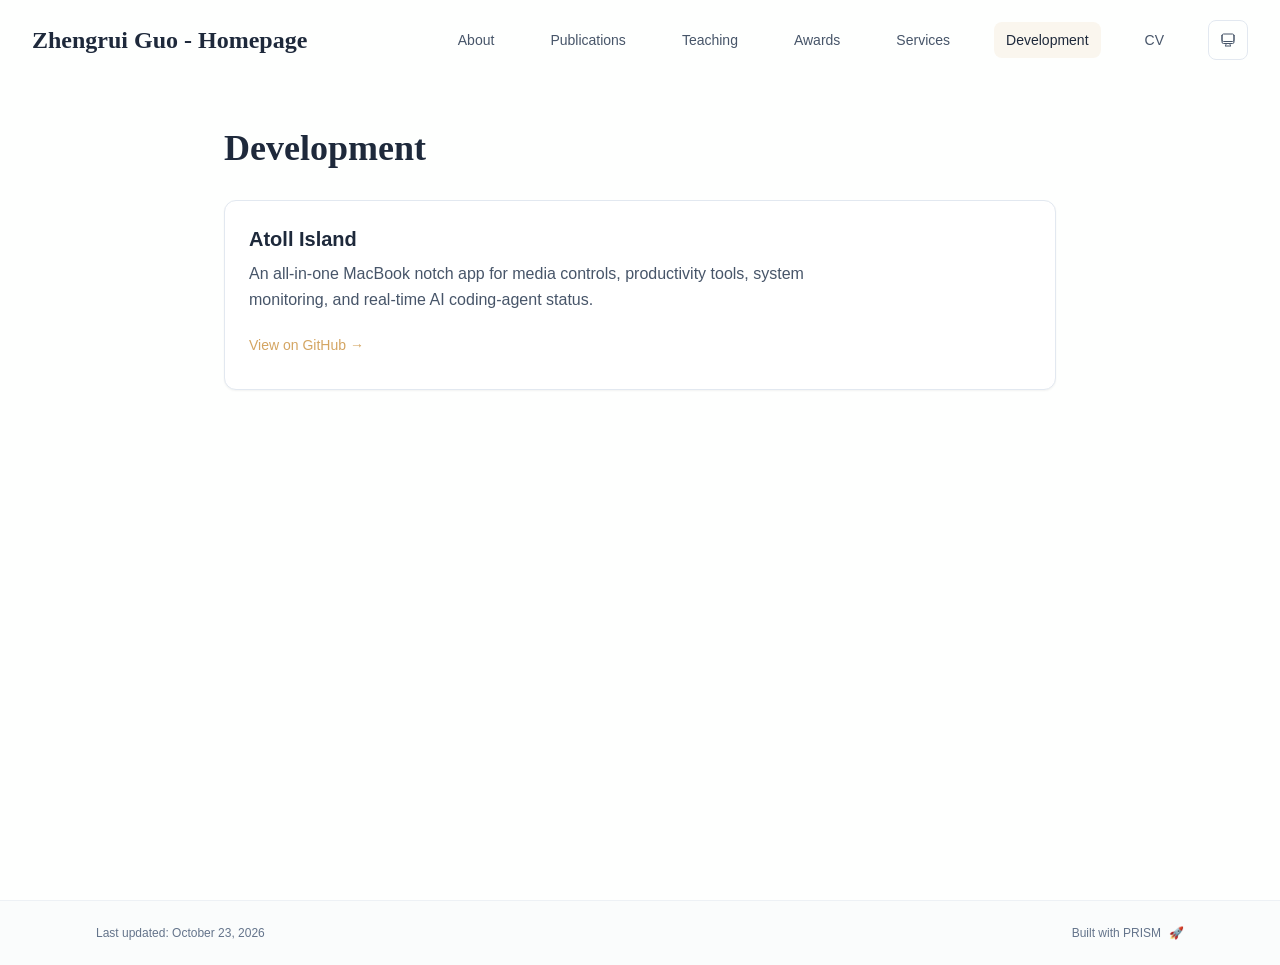
<file: development/index.html>
<!DOCTYPE html><html lang="en" class="scroll-smooth"><head><meta charSet="utf-8"/><meta name="viewport" content="width=device-width, initial-scale=1"/><link rel="stylesheet" href="/_next/static/css/2bb9e146c749419e.css" data-precedence="next"/><link rel="preload" as="script" fetchPriority="low" href="/_next/static/chunks/webpack-679b75d1c4c2027c.js"/><script src="/_next/static/chunks/4bd1b696-70b6d399998de86a.js" async=""></script><script src="/_next/static/chunks/684-50096e198fb40285.js" async=""></script><script src="/_next/static/chunks/main-app-f8611d0a6e8d1c95.js" async=""></script><script src="/_next/static/chunks/161-c92285856b08f5b4.js" async=""></script><script src="/_next/static/chunks/874-196dbf0660d69360.js" async=""></script><script src="/_next/static/chunks/560-83a075b4e219aa9a.js" async=""></script><script src="/_next/static/chunks/app/layout-55d19937fcc09bbc.js" async=""></script><script src="/_next/static/chunks/12-4b59b9520356f054.js" async=""></script><script src="/_next/static/chunks/748-205d3060f252ca81.js" async=""></script><script src="/_next/static/chunks/app/%5Bslug%5D/page-4337659b3d2f5b24.js" async=""></script><link rel="icon" href="/ai.png" type="image/svg+xml"/><link rel="dns-prefetch" href="https://google-fonts.jialeliu.com"/><link rel="preconnect" href="https://google-fonts.jialeliu.com" crossorigin=""/><link rel="preload" as="style" href="https://google-fonts.jialeliu.com/css2?family=Inter:wght@300;400;500;600;700&amp;family=Crimson+Text:ital,wght@0,400;0,600;1,400&amp;display=swap"/><link rel="stylesheet" id="gfonts-css" href="https://google-fonts.jialeliu.com/css2?family=Inter:wght@300;400;500;600;700&amp;family=Crimson+Text:ital,wght@0,400;0,600;1,400&amp;display=swap" media="print"/><script>
              (function(){
                var l = document.getElementById('gfonts-css');
                if (!l) return;
                if (l.media !== 'all') {
                  l.addEventListener('load', function(){ try { l.media = 'all'; } catch(e){} });
                }
              })();
            </script><noscript><link rel="stylesheet" href="https://google-fonts.jialeliu.com/css2?family=Inter:wght@300;400;500;600;700&amp;family=Crimson+Text:ital,wght@0,400;0,600;1,400&amp;display=swap"/></noscript><script>
              try {
                const theme = localStorage.getItem('theme-storage');
                const parsed = theme ? JSON.parse(theme) : null;
                const setting = parsed?.state?.theme || 'system';
                const prefersDark = typeof window !== 'undefined' && window.matchMedia && window.matchMedia('(prefers-color-scheme: dark)').matches;
                const effective = setting === 'dark' ? 'dark' : (setting === 'light' ? 'light' : (prefersDark ? 'dark' : 'light'));
                var root = document.documentElement;
                root.classList.add(effective);
                root.setAttribute('data-theme', effective);
              } catch (e) {
                var root = document.documentElement;
                root.classList.add('light');
                root.setAttribute('data-theme', 'light');
              }
            </script><title>Development | Zhengrui Guo - Homepage</title><meta name="author" content="David Guo 郭政睿"/><meta name="keywords" content="David Guo 郭政睿,PhD,Research,Hong Kong University of Science and Technology"/><meta name="creator" content="David Guo 郭政睿"/><meta name="publisher" content="David Guo 郭政睿"/><meta property="og:title" content="Zhengrui Guo - Homepage"/><meta property="og:description" content="Post-Doctoral Fellow at Hong Kong University of Science and Technology."/><meta property="og:site_name" content="David Guo 郭政睿&#x27;s Academic Website"/><meta property="og:locale" content="en_US"/><meta property="og:type" content="website"/><meta name="twitter:card" content="summary"/><meta name="twitter:title" content="Zhengrui Guo - Homepage"/><meta name="twitter:description" content="Post-Doctoral Fellow at Hong Kong University of Science and Technology."/><link rel="icon" href="/ai.png"/><script>document.querySelectorAll('body link[rel="icon"], body link[rel="apple-touch-icon"]').forEach(el => document.head.appendChild(el))</script><script src="/_next/static/chunks/polyfills-42372ed130431b0a.js" noModule=""></script></head><body class="font-sans antialiased"><div style="visibility:hidden"><nav class="fixed top-0 left-0 right-0 z-50" data-headlessui-state=""><div class="transition-all duration-300 ease-out bg-transparent" style="transform:translateY(-100px)"><div class="max-w-7xl mx-auto px-4 sm:px-6 lg:px-8"><div class="flex justify-between items-center h-16 xl:h-20"><div class="flex-shrink-0" tabindex="0"><a class="text-xl xl:text-2xl font-serif font-semibold text-primary hover:text-accent transition-colors duration-200" href="/">Zhengrui Guo - Homepage</a></div><div class="hidden xl:block"><div class="ml-10 flex items-center space-x-8"><div class="flex items-baseline space-x-8"><a class="relative px-3 py-2 text-sm font-medium transition-all duration-200 rounded hover:bg-accent/10 hover:shadow-sm text-neutral-600 hover:text-primary" href="/"><span class="relative z-10">About</span></a><a class="relative px-3 py-2 text-sm font-medium transition-all duration-200 rounded hover:bg-accent/10 hover:shadow-sm text-neutral-600 hover:text-primary" href="/publications/"><span class="relative z-10">Publications</span></a><a class="relative px-3 py-2 text-sm font-medium transition-all duration-200 rounded hover:bg-accent/10 hover:shadow-sm text-neutral-600 hover:text-primary" href="/teaching/"><span class="relative z-10">Teaching</span></a><a class="relative px-3 py-2 text-sm font-medium transition-all duration-200 rounded hover:bg-accent/10 hover:shadow-sm text-neutral-600 hover:text-primary" href="/awards/"><span class="relative z-10">Awards</span></a><a class="relative px-3 py-2 text-sm font-medium transition-all duration-200 rounded hover:bg-accent/10 hover:shadow-sm text-neutral-600 hover:text-primary" href="/services/"><span class="relative z-10">Services</span></a><a class="relative px-3 py-2 text-sm font-medium transition-all duration-200 rounded hover:bg-accent/10 hover:shadow-sm text-primary" href="/development/"><span class="relative z-10">Development</span><div class="absolute inset-0 bg-accent/10 rounded-lg"></div></a><a target="_blank" rel="noopener noreferrer" aria-label="CV (opens in a new tab)" class="relative px-3 py-2 text-sm font-medium transition-all duration-200 rounded hover:bg-accent/10 hover:shadow-sm text-neutral-600 hover:text-primary" href="/cv/Zhengrui_Guo_CV.pdf"><span class="relative z-10">CV</span></a></div><div class="flex items-center justify-center w-10 h-10 rounded-lg border border-neutral-200 dark:border-[rgba(148,163,184,0.24)] bg-background dark:bg-neutral-800"><div class="w-4 h-4 rounded-full bg-neutral-300 animate-pulse"></div></div></div></div><div class="xl:hidden flex items-center space-x-2"><div class="flex items-center justify-center w-10 h-10 rounded-lg border border-neutral-200 dark:border-[rgba(148,163,184,0.24)] bg-background dark:bg-neutral-800"><div class="w-4 h-4 rounded-full bg-neutral-300 animate-pulse"></div></div><button class="inline-flex items-center justify-center p-2 rounded-md text-neutral-600 hover:text-primary hover:bg-neutral-100 dark:hover:bg-neutral-800 focus:outline-none focus:ring-2 focus:ring-inset focus:ring-accent transition-colors duration-200" id="headlessui-disclosure-button-«R5pdb»" type="button" aria-expanded="false" data-headlessui-state=""><span class="sr-only">Open main menu</span><div><svg xmlns="http://www.w3.org/2000/svg" fill="none" viewBox="0 0 24 24" stroke-width="1.5" stroke="currentColor" aria-hidden="true" data-slot="icon" class="block h-6 w-6"><path stroke-linecap="round" stroke-linejoin="round" d="M3.75 6.75h16.5M3.75 12h16.5m-16.5 5.25h16.5"></path></svg></div></button></div></div></div></div></nav><main class="min-h-screen pt-16 lg:pt-20"><div class="max-w-4xl mx-auto px-4 sm:px-6 lg:px-8 py-12"><div style="opacity:0;transform:translateY(20px)"><div class="mb-8"><h1 class="text-4xl font-serif font-bold text-primary mb-4">Development</h1></div><div class="grid gap-6"><div style="opacity:0;transform:translateY(20px)"><article class="bg-white dark:bg-neutral-900 p-6 rounded-xl shadow-sm border border-neutral-200 dark:border-neutral-800 transition-[transform,box-shadow] duration-200 [@media(hover:hover)]:hover:-translate-y-0.5 [@media(hover:hover)]:hover:shadow-lg"><div class="flex justify-between items-start gap-4 mb-2"><h3 class="text-xl font-semibold text-primary text-balance">Atoll Island</h3></div><p class="text-base text-neutral-600 dark:text-neutral-500 leading-relaxed text-pretty max-w-[65ch]">An all-in-one MacBook notch app for media controls, productivity tools, system monitoring, and real-time AI coding-agent status.</p><a href="https://github.com/dddavid4real/Atoll-Island" target="_blank" rel="noopener noreferrer" class="mt-3 inline-flex min-h-10 items-center gap-1 rounded-md text-sm font-medium text-accent transition-colors duration-200 hover:text-accent-dark focus-visible:outline-none focus-visible:ring-2 focus-visible:ring-accent/50 focus-visible:ring-offset-2 focus-visible:ring-offset-background"><span>View on GitHub</span><span aria-hidden="true">→</span></a></article></div></div></div></div><!--$--><!--/$--><!--$--><!--/$--></main><footer class="border-t border-neutral-200/50 bg-neutral-50/50 dark:bg-neutral-900/50 dark:border-neutral-700/50"><div class="max-w-6xl mx-auto px-4 sm:px-6 lg:px-8 py-6"><div class="flex flex-col sm:flex-row justify-between items-center gap-2"><p class="text-xs text-neutral-500">Last updated: <!-- -->October 23, 2026</p><p class="text-xs text-neutral-500 flex items-center"><a href="https://github.com/xyjoey/PRISM" target="_blank" rel="noopener noreferrer">Built with PRISM</a><span class="ml-2">🚀</span></p></div></div></footer></div><script src="/_next/static/chunks/webpack-679b75d1c4c2027c.js" async=""></script><script>(self.__next_f=self.__next_f||[]).push([0])</script><script>self.__next_f.push([1,"1:\"$Sreact.fragment\"\n2:I[3719,[\"161\",\"static/chunks/161-c92285856b08f5b4.js\",\"874\",\"static/chunks/874-196dbf0660d69360.js\",\"560\",\"static/chunks/560-83a075b4e219aa9a.js\",\"177\",\"static/chunks/app/layout-55d19937fcc09bbc.js\"],\"ThemeProvider\"]\n3:I[768,[\"161\",\"static/chunks/161-c92285856b08f5b4.js\",\"874\",\"static/chunks/874-196dbf0660d69360.js\",\"560\",\"static/chunks/560-83a075b4e219aa9a.js\",\"177\",\"static/chunks/app/layout-55d19937fcc09bbc.js\"],\"default\"]\n4:I[7555,[],\"\"]\n5:I[1295,[],\"\"]\n6:I[2548,[\"161\",\"static/chunks/161-c92285856b08f5b4.js\",\"874\",\"static/chunks/874-196dbf0660d69360.js\",\"560\",\"static/chunks/560-83a075b4e219aa9a.js\",\"177\",\"static/chunks/app/layout-55d19937fcc09bbc.js\"],\"default\"]\n8:I[9665,[],\"MetadataBoundary\"]\na:I[9665,[],\"OutletBoundary\"]\nd:I[4911,[],\"AsyncMetadataOutlet\"]\nf:I[9665,[],\"ViewportBoundary\"]\n11:I[6614,[],\"\"]\n:HL[\"/_next/static/css/2bb9e146c749419e.css\",\"style\"]\n"])</script><script>self.__next_f.push([1,"0:{\"P\":null,\"b\":\"2G3-Fc_rxMhWcaTyk93il\",\"p\":\"\",\"c\":[\"\",\"development\",\"\"],\"i\":false,\"f\":[[[\"\",{\"children\":[[\"slug\",\"development\",\"d\"],{\"children\":[\"__PAGE__\",{}]}]},\"$undefined\",\"$undefined\",true],[\"\",[\"$\",\"$1\",\"c\",{\"children\":[[[\"$\",\"link\",\"0\",{\"rel\":\"stylesheet\",\"href\":\"/_next/static/css/2bb9e146c749419e.css\",\"precedence\":\"next\",\"crossOrigin\":\"$undefined\",\"nonce\":\"$undefined\"}]],[\"$\",\"html\",null,{\"lang\":\"en\",\"className\":\"scroll-smooth\",\"suppressHydrationWarning\":true,\"children\":[[\"$\",\"head\",null,{\"children\":[[\"$\",\"link\",null,{\"rel\":\"icon\",\"href\":\"/ai.png\",\"type\":\"image/svg+xml\"}],[\"$\",\"link\",null,{\"rel\":\"dns-prefetch\",\"href\":\"https://google-fonts.jialeliu.com\"}],[\"$\",\"link\",null,{\"rel\":\"preconnect\",\"href\":\"https://google-fonts.jialeliu.com\",\"crossOrigin\":\"\"}],[\"$\",\"link\",null,{\"rel\":\"preload\",\"as\":\"style\",\"href\":\"https://google-fonts.jialeliu.com/css2?family=Inter:wght@300;400;500;600;700\u0026family=Crimson+Text:ital,wght@0,400;0,600;1,400\u0026display=swap\"}],[\"$\",\"link\",null,{\"rel\":\"stylesheet\",\"id\":\"gfonts-css\",\"href\":\"https://google-fonts.jialeliu.com/css2?family=Inter:wght@300;400;500;600;700\u0026family=Crimson+Text:ital,wght@0,400;0,600;1,400\u0026display=swap\",\"media\":\"print\"}],[\"$\",\"script\",null,{\"dangerouslySetInnerHTML\":{\"__html\":\"\\n              (function(){\\n                var l = document.getElementById('gfonts-css');\\n                if (!l) return;\\n                if (l.media !== 'all') {\\n                  l.addEventListener('load', function(){ try { l.media = 'all'; } catch(e){} });\\n                }\\n              })();\\n            \"}}],[\"$\",\"noscript\",null,{\"children\":[\"$\",\"link\",null,{\"rel\":\"stylesheet\",\"href\":\"https://google-fonts.jialeliu.com/css2?family=Inter:wght@300;400;500;600;700\u0026family=Crimson+Text:ital,wght@0,400;0,600;1,400\u0026display=swap\"}]}],[\"$\",\"script\",null,{\"dangerouslySetInnerHTML\":{\"__html\":\"\\n              try {\\n                const theme = localStorage.getItem('theme-storage');\\n                const parsed = theme ? JSON.parse(theme) : null;\\n                const setting = parsed?.state?.theme || 'system';\\n                const prefersDark = typeof window !== 'undefined' \u0026\u0026 window.matchMedia \u0026\u0026 window.matchMedia('(prefers-color-scheme: dark)').matches;\\n                const effective = setting === 'dark' ? 'dark' : (setting === 'light' ? 'light' : (prefersDark ? 'dark' : 'light'));\\n                var root = document.documentElement;\\n                root.classList.add(effective);\\n                root.setAttribute('data-theme', effective);\\n              } catch (e) {\\n                var root = document.documentElement;\\n                root.classList.add('light');\\n                root.setAttribute('data-theme', 'light');\\n              }\\n            \"}}]]}],[\"$\",\"body\",null,{\"className\":\"font-sans antialiased\",\"children\":[\"$\",\"$L2\",null,{\"children\":[[\"$\",\"$L3\",null,{\"items\":[{\"title\":\"About\",\"type\":\"page\",\"target\":\"about\",\"href\":\"/\"},{\"title\":\"Publications\",\"type\":\"page\",\"target\":\"publications\",\"href\":\"/publications\"},{\"title\":\"Teaching\",\"type\":\"page\",\"target\":\"teaching\",\"href\":\"/teaching\"},{\"title\":\"Awards\",\"type\":\"page\",\"target\":\"awards\",\"href\":\"/awards\"},{\"title\":\"Services\",\"type\":\"page\",\"target\":\"services\",\"href\":\"/services\"},{\"title\":\"Development\",\"type\":\"page\",\"target\":\"development\",\"href\":\"/development\"},{\"title\":\"CV\",\"type\":\"page\",\"target\":\"cv\",\"href\":\"/cv/Zhengrui_Guo_CV.pdf\",\"open_in_new_tab\":true}],\"siteTitle\":\"Zhengrui Guo - Homepage\",\"enableOnePageMode\":false}],[\"$\",\"main\",null,{\"className\":\"min-h-screen pt-16 lg:pt-20\",\"children\":[\"$\",\"$L4\",null,{\"parallelRouterKey\":\"children\",\"error\":\"$undefined\",\"errorStyles\":\"$undefined\",\"errorScripts\":\"$undefined\",\"template\":[\"$\",\"$L5\",null,{}],\"templateStyles\":\"$undefined\",\"templateScripts\":\"$undefined\",\"notFound\":[[[\"$\",\"title\",null,{\"children\":\"404: This page could not be found.\"}],[\"$\",\"div\",null,{\"style\":{\"fontFamily\":\"system-ui,\\\"Segoe UI\\\",Roboto,Helvetica,Arial,sans-serif,\\\"Apple Color Emoji\\\",\\\"Segoe UI Emoji\\\"\",\"height\":\"100vh\",\"textAlign\":\"center\",\"display\":\"flex\",\"flexDirection\":\"column\",\"alignItems\":\"center\",\"justifyContent\":\"center\"},\"children\":[\"$\",\"div\",null,{\"children\":[[\"$\",\"style\",null,{\"dangerouslySetInnerHTML\":{\"__html\":\"body{color:#000;background:#fff;margin:0}.next-error-h1{border-right:1px solid rgba(0,0,0,.3)}@media (prefers-color-scheme:dark){body{color:#fff;background:#000}.next-error-h1{border-right:1px solid rgba(255,255,255,.3)}}\"}}],[\"$\",\"h1\",null,{\"className\":\"next-error-h1\",\"style\":{\"display\":\"inline-block\",\"margin\":\"0 20px 0 0\",\"padding\":\"0 23px 0 0\",\"fontSize\":24,\"fontWeight\":500,\"verticalAlign\":\"top\",\"lineHeight\":\"49px\"},\"children\":404}],[\"$\",\"div\",null,{\"style\":{\"display\":\"inline-block\"},\"children\":[\"$\",\"h2\",null,{\"style\":{\"fontSize\":14,\"fontWeight\":400,\"lineHeight\":\"49px\",\"margin\":0},\"children\":\"This page could not be found.\"}]}]]}]}]],[]],\"forbidden\":\"$undefined\",\"unauthorized\":\"$undefined\"}]}],[\"$\",\"$L6\",null,{\"lastUpdated\":\"October 23, 2026\"}]]}]}]]}]]}],{\"children\":[[\"slug\",\"development\",\"d\"],[\"$\",\"$1\",\"c\",{\"children\":[null,[\"$\",\"$L4\",null,{\"parallelRouterKey\":\"children\",\"error\":\"$undefined\",\"errorStyles\":\"$undefined\",\"errorScripts\":\"$undefined\",\"template\":[\"$\",\"$L5\",null,{}],\"templateStyles\":\"$undefined\",\"templateScripts\":\"$undefined\",\"notFound\":\"$undefined\",\"forbidden\":\"$undefined\",\"unauthorized\":\"$undefined\"}]]}],{\"children\":[\"__PAGE__\",[\"$\",\"$1\",\"c\",{\"children\":[\"$L7\",[\"$\",\"$L8\",null,{\"children\":\"$L9\"}],null,[\"$\",\"$La\",null,{\"children\":[\"$Lb\",\"$Lc\",[\"$\",\"$Ld\",null,{\"promise\":\"$@e\"}]]}]]}],{},null,false]},null,false]},null,false],[\"$\",\"$1\",\"h\",{\"children\":[null,[\"$\",\"$1\",\"g6nJV70Hz425FABDe7f9t\",{\"children\":[[\"$\",\"$Lf\",null,{\"children\":\"$L10\"}],null]}],null]}],false]],\"m\":\"$undefined\",\"G\":[\"$11\",\"$undefined\"],\"s\":false,\"S\":true}\n"])</script><script>self.__next_f.push([1,"12:\"$Sreact.suspense\"\n13:I[4911,[],\"AsyncMetadata\"]\n15:I[3684,[\"161\",\"static/chunks/161-c92285856b08f5b4.js\",\"12\",\"static/chunks/12-4b59b9520356f054.js\",\"748\",\"static/chunks/748-205d3060f252ca81.js\",\"182\",\"static/chunks/app/%5Bslug%5D/page-4337659b3d2f5b24.js\"],\"default\"]\n9:[\"$\",\"$12\",null,{\"fallback\":null,\"children\":[\"$\",\"$L13\",null,{\"promise\":\"$@14\"}]}]\n7:[\"$\",\"div\",null,{\"className\":\"max-w-4xl mx-auto px-4 sm:px-6 lg:px-8 py-12\",\"children\":[false,false,[\"$\",\"$L15\",null,{\"config\":{\"type\":\"card\",\"title\":\"Development\",\"items\":[{\"title\":\"Atoll Island\",\"content\":\"An all-in-one MacBook notch app for media controls, productivity tools, system monitoring, and real-time AI coding-agent status.\",\"link\":\"https://github.com/dddavid4real/Atoll-Island\",\"link_label\":\"View on GitHub\"}]}}]]}]\n"])</script><script>self.__next_f.push([1,"c:null\n"])</script><script>self.__next_f.push([1,"10:[[\"$\",\"meta\",\"0\",{\"charSet\":\"utf-8\"}],[\"$\",\"meta\",\"1\",{\"name\":\"viewport\",\"content\":\"width=device-width, initial-scale=1\"}]]\nb:null\n"])</script><script>self.__next_f.push([1,"14:{\"metadata\":[[\"$\",\"title\",\"0\",{\"children\":\"Development | Zhengrui Guo - Homepage\"}],[\"$\",\"meta\",\"1\",{\"name\":\"author\",\"content\":\"David Guo 郭政睿\"}],[\"$\",\"meta\",\"2\",{\"name\":\"keywords\",\"content\":\"David Guo 郭政睿,PhD,Research,Hong Kong University of Science and Technology\"}],[\"$\",\"meta\",\"3\",{\"name\":\"creator\",\"content\":\"David Guo 郭政睿\"}],[\"$\",\"meta\",\"4\",{\"name\":\"publisher\",\"content\":\"David Guo 郭政睿\"}],[\"$\",\"meta\",\"5\",{\"property\":\"og:title\",\"content\":\"Zhengrui Guo - Homepage\"}],[\"$\",\"meta\",\"6\",{\"property\":\"og:description\",\"content\":\"Post-Doctoral Fellow at Hong Kong University of Science and Technology.\"}],[\"$\",\"meta\",\"7\",{\"property\":\"og:site_name\",\"content\":\"David Guo 郭政睿's Academic Website\"}],[\"$\",\"meta\",\"8\",{\"property\":\"og:locale\",\"content\":\"en_US\"}],[\"$\",\"meta\",\"9\",{\"property\":\"og:type\",\"content\":\"website\"}],[\"$\",\"meta\",\"10\",{\"name\":\"twitter:card\",\"content\":\"summary\"}],[\"$\",\"meta\",\"11\",{\"name\":\"twitter:title\",\"content\":\"Zhengrui Guo - Homepage\"}],[\"$\",\"meta\",\"12\",{\"name\":\"twitter:description\",\"content\":\"Post-Doctoral Fellow at Hong Kong University of Science and Technology.\"}],[\"$\",\"link\",\"13\",{\"rel\":\"icon\",\"href\":\"/ai.png\"}]],\"error\":null,\"digest\":\"$undefined\"}\ne:{\"metadata\":\"$14:metadata\",\"error\":null,\"digest\":\"$undefined\"}\n"])</script></body></html>
</file>
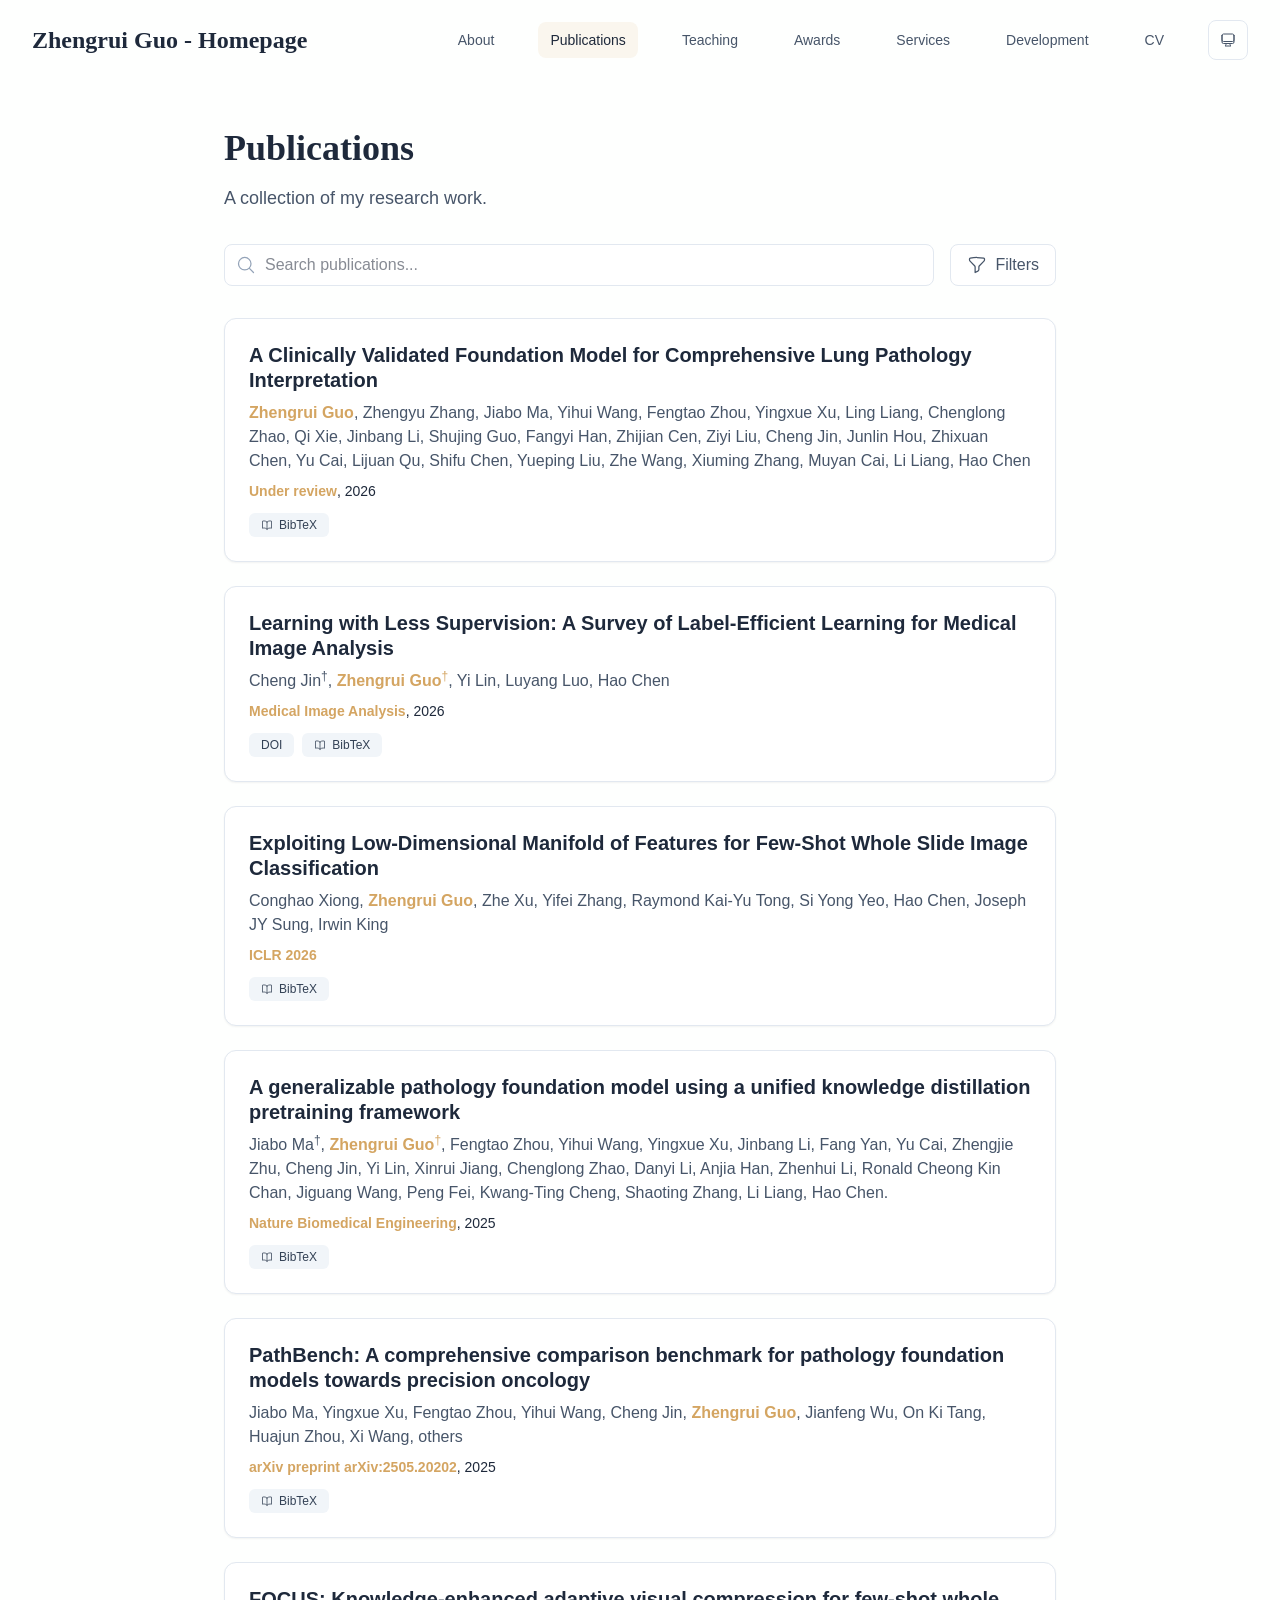
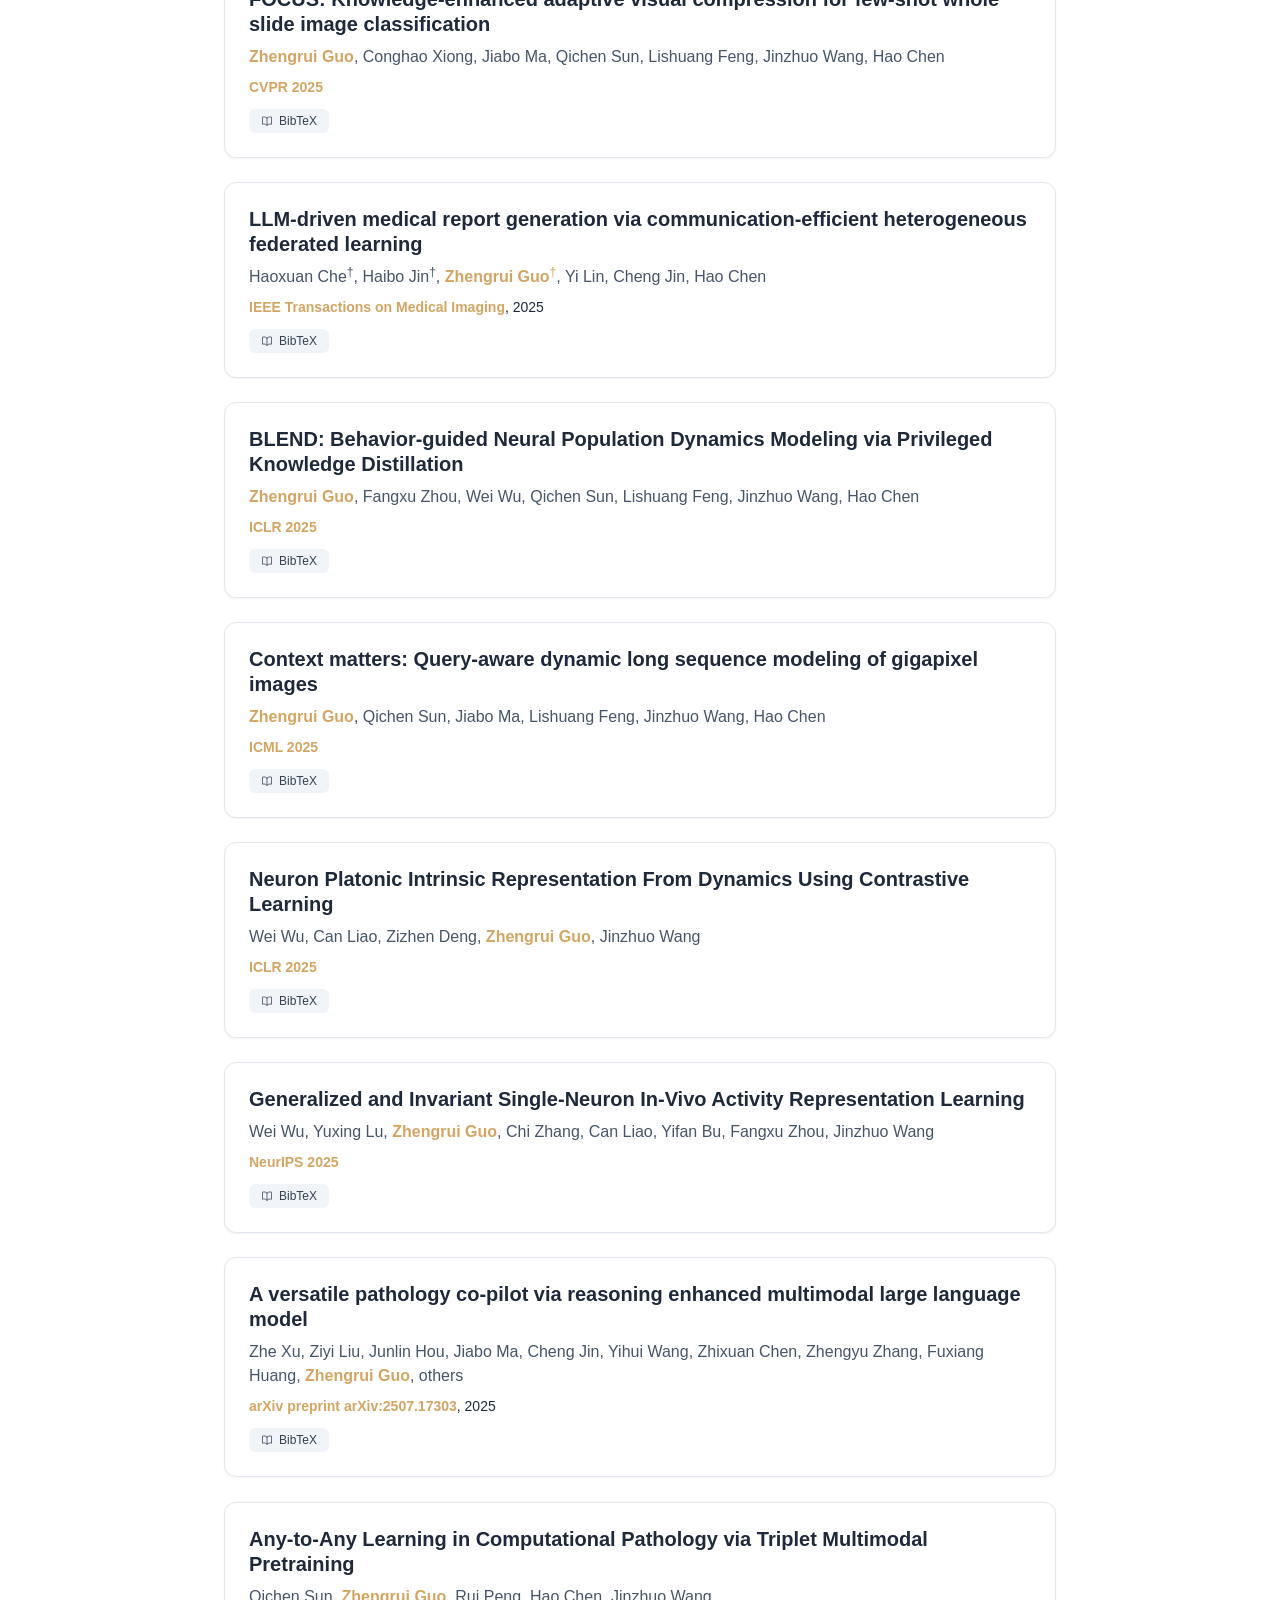
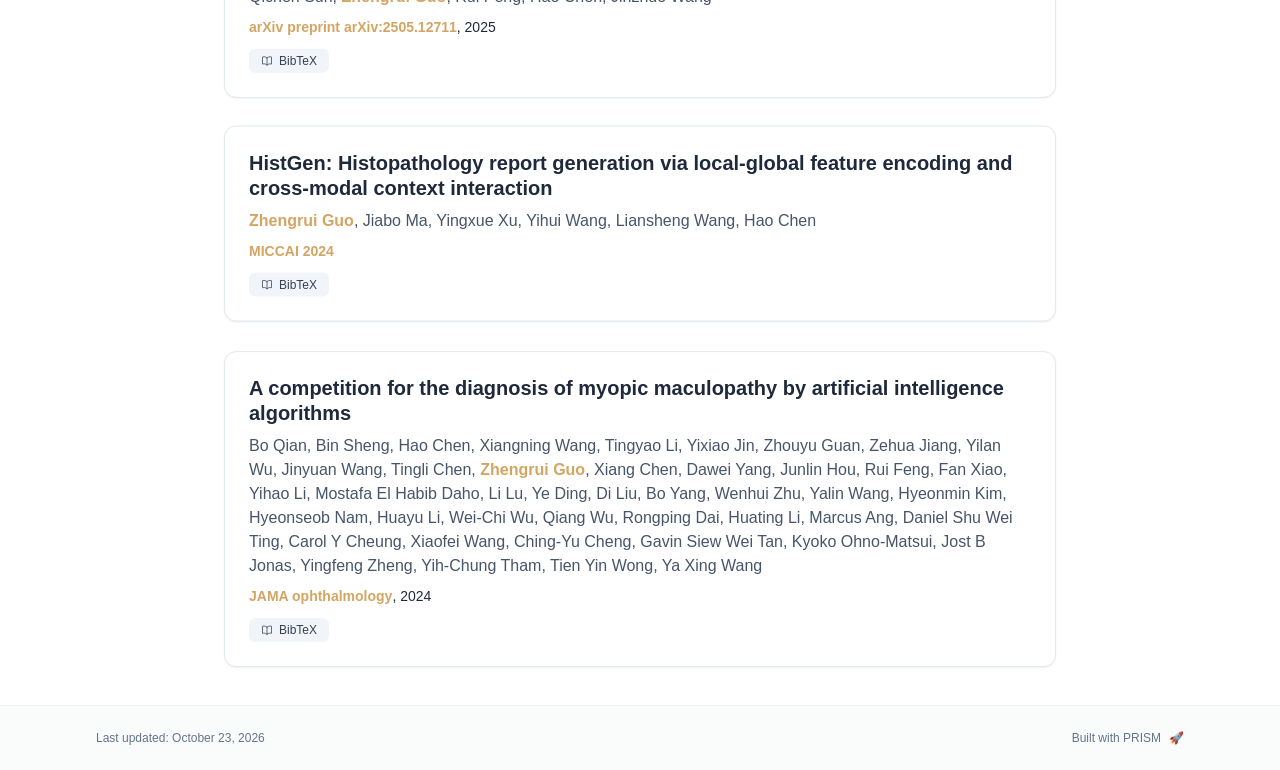
<file: publications/index.html>
<!DOCTYPE html><html lang="en" class="scroll-smooth"><head><meta charSet="utf-8"/><meta name="viewport" content="width=device-width, initial-scale=1"/><link rel="stylesheet" href="/_next/static/css/2bb9e146c749419e.css" data-precedence="next"/><link rel="preload" as="script" fetchPriority="low" href="/_next/static/chunks/webpack-679b75d1c4c2027c.js"/><script src="/_next/static/chunks/4bd1b696-70b6d399998de86a.js" async=""></script><script src="/_next/static/chunks/684-50096e198fb40285.js" async=""></script><script src="/_next/static/chunks/main-app-f8611d0a6e8d1c95.js" async=""></script><script src="/_next/static/chunks/161-c92285856b08f5b4.js" async=""></script><script src="/_next/static/chunks/874-196dbf0660d69360.js" async=""></script><script src="/_next/static/chunks/560-83a075b4e219aa9a.js" async=""></script><script src="/_next/static/chunks/app/layout-55d19937fcc09bbc.js" async=""></script><script src="/_next/static/chunks/12-4b59b9520356f054.js" async=""></script><script src="/_next/static/chunks/748-205d3060f252ca81.js" async=""></script><script src="/_next/static/chunks/app/%5Bslug%5D/page-4337659b3d2f5b24.js" async=""></script><link rel="icon" href="/ai.png" type="image/svg+xml"/><link rel="dns-prefetch" href="https://google-fonts.jialeliu.com"/><link rel="preconnect" href="https://google-fonts.jialeliu.com" crossorigin=""/><link rel="preload" as="style" href="https://google-fonts.jialeliu.com/css2?family=Inter:wght@300;400;500;600;700&amp;family=Crimson+Text:ital,wght@0,400;0,600;1,400&amp;display=swap"/><link rel="stylesheet" id="gfonts-css" href="https://google-fonts.jialeliu.com/css2?family=Inter:wght@300;400;500;600;700&amp;family=Crimson+Text:ital,wght@0,400;0,600;1,400&amp;display=swap" media="print"/><script>
              (function(){
                var l = document.getElementById('gfonts-css');
                if (!l) return;
                if (l.media !== 'all') {
                  l.addEventListener('load', function(){ try { l.media = 'all'; } catch(e){} });
                }
              })();
            </script><noscript><link rel="stylesheet" href="https://google-fonts.jialeliu.com/css2?family=Inter:wght@300;400;500;600;700&amp;family=Crimson+Text:ital,wght@0,400;0,600;1,400&amp;display=swap"/></noscript><script>
              try {
                const theme = localStorage.getItem('theme-storage');
                const parsed = theme ? JSON.parse(theme) : null;
                const setting = parsed?.state?.theme || 'system';
                const prefersDark = typeof window !== 'undefined' && window.matchMedia && window.matchMedia('(prefers-color-scheme: dark)').matches;
                const effective = setting === 'dark' ? 'dark' : (setting === 'light' ? 'light' : (prefersDark ? 'dark' : 'light'));
                var root = document.documentElement;
                root.classList.add(effective);
                root.setAttribute('data-theme', effective);
              } catch (e) {
                var root = document.documentElement;
                root.classList.add('light');
                root.setAttribute('data-theme', 'light');
              }
            </script><title>Publications | Zhengrui Guo - Homepage</title><meta name="description" content="A collection of my research work."/><meta name="author" content="David Guo 郭政睿"/><meta name="keywords" content="David Guo 郭政睿,PhD,Research,Hong Kong University of Science and Technology"/><meta name="creator" content="David Guo 郭政睿"/><meta name="publisher" content="David Guo 郭政睿"/><meta property="og:title" content="Zhengrui Guo - Homepage"/><meta property="og:description" content="Post-Doctoral Fellow at Hong Kong University of Science and Technology."/><meta property="og:site_name" content="David Guo 郭政睿&#x27;s Academic Website"/><meta property="og:locale" content="en_US"/><meta property="og:type" content="website"/><meta name="twitter:card" content="summary"/><meta name="twitter:title" content="Zhengrui Guo - Homepage"/><meta name="twitter:description" content="Post-Doctoral Fellow at Hong Kong University of Science and Technology."/><link rel="icon" href="/ai.png"/><script>document.querySelectorAll('body link[rel="icon"], body link[rel="apple-touch-icon"]').forEach(el => document.head.appendChild(el))</script><script src="/_next/static/chunks/polyfills-42372ed130431b0a.js" noModule=""></script></head><body class="font-sans antialiased"><div style="visibility:hidden"><nav class="fixed top-0 left-0 right-0 z-50" data-headlessui-state=""><div class="transition-all duration-300 ease-out bg-transparent" style="transform:translateY(-100px)"><div class="max-w-7xl mx-auto px-4 sm:px-6 lg:px-8"><div class="flex justify-between items-center h-16 xl:h-20"><div class="flex-shrink-0" tabindex="0"><a class="text-xl xl:text-2xl font-serif font-semibold text-primary hover:text-accent transition-colors duration-200" href="/">Zhengrui Guo - Homepage</a></div><div class="hidden xl:block"><div class="ml-10 flex items-center space-x-8"><div class="flex items-baseline space-x-8"><a class="relative px-3 py-2 text-sm font-medium transition-all duration-200 rounded hover:bg-accent/10 hover:shadow-sm text-neutral-600 hover:text-primary" href="/"><span class="relative z-10">About</span></a><a class="relative px-3 py-2 text-sm font-medium transition-all duration-200 rounded hover:bg-accent/10 hover:shadow-sm text-primary" href="/publications/"><span class="relative z-10">Publications</span><div class="absolute inset-0 bg-accent/10 rounded-lg"></div></a><a class="relative px-3 py-2 text-sm font-medium transition-all duration-200 rounded hover:bg-accent/10 hover:shadow-sm text-neutral-600 hover:text-primary" href="/teaching/"><span class="relative z-10">Teaching</span></a><a class="relative px-3 py-2 text-sm font-medium transition-all duration-200 rounded hover:bg-accent/10 hover:shadow-sm text-neutral-600 hover:text-primary" href="/awards/"><span class="relative z-10">Awards</span></a><a class="relative px-3 py-2 text-sm font-medium transition-all duration-200 rounded hover:bg-accent/10 hover:shadow-sm text-neutral-600 hover:text-primary" href="/services/"><span class="relative z-10">Services</span></a><a class="relative px-3 py-2 text-sm font-medium transition-all duration-200 rounded hover:bg-accent/10 hover:shadow-sm text-neutral-600 hover:text-primary" href="/development/"><span class="relative z-10">Development</span></a><a target="_blank" rel="noopener noreferrer" aria-label="CV (opens in a new tab)" class="relative px-3 py-2 text-sm font-medium transition-all duration-200 rounded hover:bg-accent/10 hover:shadow-sm text-neutral-600 hover:text-primary" href="/cv/Zhengrui_Guo_CV.pdf"><span class="relative z-10">CV</span></a></div><div class="flex items-center justify-center w-10 h-10 rounded-lg border border-neutral-200 dark:border-[rgba(148,163,184,0.24)] bg-background dark:bg-neutral-800"><div class="w-4 h-4 rounded-full bg-neutral-300 animate-pulse"></div></div></div></div><div class="xl:hidden flex items-center space-x-2"><div class="flex items-center justify-center w-10 h-10 rounded-lg border border-neutral-200 dark:border-[rgba(148,163,184,0.24)] bg-background dark:bg-neutral-800"><div class="w-4 h-4 rounded-full bg-neutral-300 animate-pulse"></div></div><button class="inline-flex items-center justify-center p-2 rounded-md text-neutral-600 hover:text-primary hover:bg-neutral-100 dark:hover:bg-neutral-800 focus:outline-none focus:ring-2 focus:ring-inset focus:ring-accent transition-colors duration-200" id="headlessui-disclosure-button-«R5pdb»" type="button" aria-expanded="false" data-headlessui-state=""><span class="sr-only">Open main menu</span><div><svg xmlns="http://www.w3.org/2000/svg" fill="none" viewBox="0 0 24 24" stroke-width="1.5" stroke="currentColor" aria-hidden="true" data-slot="icon" class="block h-6 w-6"><path stroke-linecap="round" stroke-linejoin="round" d="M3.75 6.75h16.5M3.75 12h16.5m-16.5 5.25h16.5"></path></svg></div></button></div></div></div></div></nav><main class="min-h-screen pt-16 lg:pt-20"><div class="max-w-4xl mx-auto px-4 sm:px-6 lg:px-8 py-12"><div style="opacity:0;transform:translateY(20px)"><div class="mb-8"><h1 class="text-4xl font-serif font-bold text-primary mb-4">Publications</h1><p class="text-lg text-neutral-600 dark:text-neutral-500 max-w-2xl">A collection of my research work.</p></div><div class="mb-8 space-y-4"><div class="flex flex-col sm:flex-row gap-4"><div class="relative flex-grow"><svg xmlns="http://www.w3.org/2000/svg" fill="none" viewBox="0 0 24 24" stroke-width="1.5" stroke="currentColor" aria-hidden="true" data-slot="icon" class="absolute left-3 top-1/2 transform -translate-y-1/2 h-5 w-5 text-neutral-400"><path stroke-linecap="round" stroke-linejoin="round" d="m21 21-5.197-5.197m0 0A7.5 7.5 0 1 0 5.196 5.196a7.5 7.5 0 0 0 10.607 10.607Z"></path></svg><input type="text" placeholder="Search publications..." class="w-full pl-10 pr-4 py-2 rounded-lg border border-neutral-200 dark:border-neutral-800 bg-white dark:bg-neutral-900 focus:ring-2 focus:ring-accent focus:border-transparent transition-all duration-200" value=""/></div><button class="flex items-center justify-center px-4 py-2 rounded-lg border transition-all duration-200 bg-white dark:bg-neutral-900 border-neutral-200 dark:border-neutral-800 text-neutral-600 hover:border-accent hover:text-accent"><svg xmlns="http://www.w3.org/2000/svg" fill="none" viewBox="0 0 24 24" stroke-width="1.5" stroke="currentColor" aria-hidden="true" data-slot="icon" class="h-5 w-5 mr-2"><path stroke-linecap="round" stroke-linejoin="round" d="M12 3c2.755 0 5.455.232 8.083.678.533.09.917.556.917 1.096v1.044a2.25 2.25 0 0 1-.659 1.591l-5.432 5.432a2.25 2.25 0 0 0-.659 1.591v2.927a2.25 2.25 0 0 1-1.244 2.013L9.75 21v-6.568a2.25 2.25 0 0 0-.659-1.591L3.659 7.409A2.25 2.25 0 0 1 3 5.818V4.774c0-.54.384-1.006.917-1.096A48.32 48.32 0 0 1 12 3Z"></path></svg>Filters</button></div></div><div class="space-y-6"><div class="bg-white dark:bg-neutral-900 p-6 rounded-xl shadow-sm border border-neutral-200 dark:border-neutral-800 hover:shadow-md transition-all duration-200" style="opacity:0;transform:translateY(20px)"><div class="flex flex-col md:flex-row gap-6"><div class="flex-grow"><h3 class="text-xl font-semibold text-primary mb-2 leading-tight">A Clinically Validated Foundation Model for Comprehensive Lung Pathology Interpretation</h3><p class="text-base text-neutral-600 dark:text-neutral-400 mb-2"><span><span class="font-semibold text-accent">Zhengrui Guo</span>, </span><span><span class="">Zhengyu Zhang</span>, </span><span><span class="">Jiabo Ma</span>, </span><span><span class="">Yihui Wang</span>, </span><span><span class="">Fengtao Zhou</span>, </span><span><span class="">Yingxue Xu</span>, </span><span><span class="">Ling Liang</span>, </span><span><span class="">Chenglong Zhao</span>, </span><span><span class="">Qi Xie</span>, </span><span><span class="">Jinbang Li</span>, </span><span><span class="">Shujing Guo</span>, </span><span><span class="">Fangyi Han</span>, </span><span><span class="">Zhijian Cen</span>, </span><span><span class="">Ziyi Liu</span>, </span><span><span class="">Cheng Jin</span>, </span><span><span class="">Junlin Hou</span>, </span><span><span class="">Zhixuan Chen</span>, </span><span><span class="">Yu Cai</span>, </span><span><span class="">Lijuan Qu</span>, </span><span><span class="">Shifu Chen</span>, </span><span><span class="">Yueping Liu</span>, </span><span><span class="">Zhe Wang</span>, </span><span><span class="">Xiuming Zhang</span>, </span><span><span class="">Muyan Cai</span>, </span><span><span class="">Li Liang</span>, </span><span><span class="">Hao Chen</span></span></p><p class="text-sm text-neutral-800 dark:text-neutral-600 mb-3"><span class="font-semibold text-accent">Under review</span>, 2026</p><div class="flex flex-wrap gap-2 mt-auto"><button class="inline-flex items-center px-3 py-1 rounded-md text-xs font-medium transition-colors bg-neutral-100 dark:bg-neutral-800 text-neutral-700 dark:text-neutral-300 hover:bg-accent hover:text-white"><svg xmlns="http://www.w3.org/2000/svg" fill="none" viewBox="0 0 24 24" stroke-width="1.5" stroke="currentColor" aria-hidden="true" data-slot="icon" class="h-3 w-3 mr-1.5"><path stroke-linecap="round" stroke-linejoin="round" d="M12 6.042A8.967 8.967 0 0 0 6 3.75c-1.052 0-2.062.18-3 .512v14.25A8.987 8.987 0 0 1 6 18c2.305 0 4.408.867 6 2.292m0-14.25a8.966 8.966 0 0 1 6-2.292c1.052 0 2.062.18 3 .512v14.25A8.987 8.987 0 0 0 18 18a8.967 8.967 0 0 0-6 2.292m0-14.25v14.25"></path></svg>BibTeX</button></div></div></div></div><div class="bg-white dark:bg-neutral-900 p-6 rounded-xl shadow-sm border border-neutral-200 dark:border-neutral-800 hover:shadow-md transition-all duration-200" style="opacity:0;transform:translateY(20px)"><div class="flex flex-col md:flex-row gap-6"><div class="flex-grow"><h3 class="text-xl font-semibold text-primary mb-2 leading-tight">Learning with Less Supervision: A Survey of Label-Efficient Learning for Medical Image Analysis</h3><p class="text-base text-neutral-600 dark:text-neutral-400 mb-2"><span><span class="">Cheng Jin</span><sup class="ml-0 text-neutral-600 dark:text-neutral-400">†</sup>, </span><span><span class="font-semibold text-accent">Zhengrui Guo</span><sup class="ml-0 text-accent">†</sup>, </span><span><span class="">Yi Lin</span>, </span><span><span class="">Luyang Luo</span>, </span><span><span class="">Hao Chen</span></span></p><p class="text-sm text-neutral-800 dark:text-neutral-600 mb-3"><span class="font-semibold text-accent">Medical Image Analysis</span>, 2026</p><div class="flex flex-wrap gap-2 mt-auto"><a href="https://doi.org/https://doi.org/10.1016/j.media.2026.104062" target="_blank" rel="noopener noreferrer" class="inline-flex items-center px-3 py-1 rounded-md text-xs font-medium bg-neutral-100 dark:bg-neutral-800 text-neutral-700 dark:text-neutral-300 hover:bg-accent hover:text-white transition-colors">DOI</a><button class="inline-flex items-center px-3 py-1 rounded-md text-xs font-medium transition-colors bg-neutral-100 dark:bg-neutral-800 text-neutral-700 dark:text-neutral-300 hover:bg-accent hover:text-white"><svg xmlns="http://www.w3.org/2000/svg" fill="none" viewBox="0 0 24 24" stroke-width="1.5" stroke="currentColor" aria-hidden="true" data-slot="icon" class="h-3 w-3 mr-1.5"><path stroke-linecap="round" stroke-linejoin="round" d="M12 6.042A8.967 8.967 0 0 0 6 3.75c-1.052 0-2.062.18-3 .512v14.25A8.987 8.987 0 0 1 6 18c2.305 0 4.408.867 6 2.292m0-14.25a8.966 8.966 0 0 1 6-2.292c1.052 0 2.062.18 3 .512v14.25A8.987 8.987 0 0 0 18 18a8.967 8.967 0 0 0-6 2.292m0-14.25v14.25"></path></svg>BibTeX</button></div></div></div></div><div class="bg-white dark:bg-neutral-900 p-6 rounded-xl shadow-sm border border-neutral-200 dark:border-neutral-800 hover:shadow-md transition-all duration-200" style="opacity:0;transform:translateY(20px)"><div class="flex flex-col md:flex-row gap-6"><div class="flex-grow"><h3 class="text-xl font-semibold text-primary mb-2 leading-tight">Exploiting Low-Dimensional Manifold of Features for Few-Shot Whole Slide Image Classification</h3><p class="text-base text-neutral-600 dark:text-neutral-400 mb-2"><span><span class="">Conghao Xiong</span>, </span><span><span class="font-semibold text-accent">Zhengrui Guo</span>, </span><span><span class="">Zhe Xu</span>, </span><span><span class="">Yifei Zhang</span>, </span><span><span class="">Raymond Kai-Yu Tong</span>, </span><span><span class="">Si Yong Yeo</span>, </span><span><span class="">Hao Chen</span>, </span><span><span class="">Joseph JY Sung</span>, </span><span><span class="">Irwin King</span></span></p><p class="text-sm text-neutral-800 dark:text-neutral-600 mb-3"><span class="font-semibold text-accent">ICLR 2026</span></p><div class="flex flex-wrap gap-2 mt-auto"><button class="inline-flex items-center px-3 py-1 rounded-md text-xs font-medium transition-colors bg-neutral-100 dark:bg-neutral-800 text-neutral-700 dark:text-neutral-300 hover:bg-accent hover:text-white"><svg xmlns="http://www.w3.org/2000/svg" fill="none" viewBox="0 0 24 24" stroke-width="1.5" stroke="currentColor" aria-hidden="true" data-slot="icon" class="h-3 w-3 mr-1.5"><path stroke-linecap="round" stroke-linejoin="round" d="M12 6.042A8.967 8.967 0 0 0 6 3.75c-1.052 0-2.062.18-3 .512v14.25A8.987 8.987 0 0 1 6 18c2.305 0 4.408.867 6 2.292m0-14.25a8.966 8.966 0 0 1 6-2.292c1.052 0 2.062.18 3 .512v14.25A8.987 8.987 0 0 0 18 18a8.967 8.967 0 0 0-6 2.292m0-14.25v14.25"></path></svg>BibTeX</button></div></div></div></div><div class="bg-white dark:bg-neutral-900 p-6 rounded-xl shadow-sm border border-neutral-200 dark:border-neutral-800 hover:shadow-md transition-all duration-200" style="opacity:0;transform:translateY(20px)"><div class="flex flex-col md:flex-row gap-6"><div class="flex-grow"><h3 class="text-xl font-semibold text-primary mb-2 leading-tight">A generalizable pathology foundation model using a unified knowledge distillation pretraining framework</h3><p class="text-base text-neutral-600 dark:text-neutral-400 mb-2"><span><span class="">Jiabo Ma</span><sup class="ml-0 text-neutral-600 dark:text-neutral-400">†</sup>, </span><span><span class="font-semibold text-accent">Zhengrui Guo</span><sup class="ml-0 text-accent">†</sup>, </span><span><span class="">Fengtao Zhou</span>, </span><span><span class="">Yihui Wang</span>, </span><span><span class="">Yingxue Xu</span>, </span><span><span class="">Jinbang Li</span>, </span><span><span class="">Fang Yan</span>, </span><span><span class="">Yu Cai</span>, </span><span><span class="">Zhengjie Zhu</span>, </span><span><span class="">Cheng Jin</span>, </span><span><span class="">Yi Lin</span>, </span><span><span class="">Xinrui Jiang</span>, </span><span><span class="">Chenglong Zhao</span>, </span><span><span class="">Danyi Li</span>, </span><span><span class="">Anjia Han</span>, </span><span><span class="">Zhenhui Li</span>, </span><span><span class="">Ronald Cheong Kin Chan</span>, </span><span><span class="">Jiguang Wang</span>, </span><span><span class="">Peng Fei</span>, </span><span><span class="">Kwang-Ting Cheng</span>, </span><span><span class="">Shaoting Zhang</span>, </span><span><span class="">Li Liang</span>, </span><span><span class="">Hao Chen.</span></span></p><p class="text-sm text-neutral-800 dark:text-neutral-600 mb-3"><span class="font-semibold text-accent">Nature Biomedical Engineering</span>, 2025</p><div class="flex flex-wrap gap-2 mt-auto"><button class="inline-flex items-center px-3 py-1 rounded-md text-xs font-medium transition-colors bg-neutral-100 dark:bg-neutral-800 text-neutral-700 dark:text-neutral-300 hover:bg-accent hover:text-white"><svg xmlns="http://www.w3.org/2000/svg" fill="none" viewBox="0 0 24 24" stroke-width="1.5" stroke="currentColor" aria-hidden="true" data-slot="icon" class="h-3 w-3 mr-1.5"><path stroke-linecap="round" stroke-linejoin="round" d="M12 6.042A8.967 8.967 0 0 0 6 3.75c-1.052 0-2.062.18-3 .512v14.25A8.987 8.987 0 0 1 6 18c2.305 0 4.408.867 6 2.292m0-14.25a8.966 8.966 0 0 1 6-2.292c1.052 0 2.062.18 3 .512v14.25A8.987 8.987 0 0 0 18 18a8.967 8.967 0 0 0-6 2.292m0-14.25v14.25"></path></svg>BibTeX</button></div></div></div></div><div class="bg-white dark:bg-neutral-900 p-6 rounded-xl shadow-sm border border-neutral-200 dark:border-neutral-800 hover:shadow-md transition-all duration-200" style="opacity:0;transform:translateY(20px)"><div class="flex flex-col md:flex-row gap-6"><div class="flex-grow"><h3 class="text-xl font-semibold text-primary mb-2 leading-tight">PathBench: A comprehensive comparison benchmark for pathology foundation models towards precision oncology</h3><p class="text-base text-neutral-600 dark:text-neutral-400 mb-2"><span><span class="">Jiabo Ma</span>, </span><span><span class="">Yingxue Xu</span>, </span><span><span class="">Fengtao Zhou</span>, </span><span><span class="">Yihui Wang</span>, </span><span><span class="">Cheng Jin</span>, </span><span><span class="font-semibold text-accent">Zhengrui Guo</span>, </span><span><span class="">Jianfeng Wu</span>, </span><span><span class="">On Ki Tang</span>, </span><span><span class="">Huajun Zhou</span>, </span><span><span class="">Xi Wang</span>, </span><span><span class="">others</span></span></p><p class="text-sm text-neutral-800 dark:text-neutral-600 mb-3"><span class="font-semibold text-accent">arXiv preprint arXiv:2505.20202</span>, 2025</p><div class="flex flex-wrap gap-2 mt-auto"><button class="inline-flex items-center px-3 py-1 rounded-md text-xs font-medium transition-colors bg-neutral-100 dark:bg-neutral-800 text-neutral-700 dark:text-neutral-300 hover:bg-accent hover:text-white"><svg xmlns="http://www.w3.org/2000/svg" fill="none" viewBox="0 0 24 24" stroke-width="1.5" stroke="currentColor" aria-hidden="true" data-slot="icon" class="h-3 w-3 mr-1.5"><path stroke-linecap="round" stroke-linejoin="round" d="M12 6.042A8.967 8.967 0 0 0 6 3.75c-1.052 0-2.062.18-3 .512v14.25A8.987 8.987 0 0 1 6 18c2.305 0 4.408.867 6 2.292m0-14.25a8.966 8.966 0 0 1 6-2.292c1.052 0 2.062.18 3 .512v14.25A8.987 8.987 0 0 0 18 18a8.967 8.967 0 0 0-6 2.292m0-14.25v14.25"></path></svg>BibTeX</button></div></div></div></div><div class="bg-white dark:bg-neutral-900 p-6 rounded-xl shadow-sm border border-neutral-200 dark:border-neutral-800 hover:shadow-md transition-all duration-200" style="opacity:0;transform:translateY(20px)"><div class="flex flex-col md:flex-row gap-6"><div class="flex-grow"><h3 class="text-xl font-semibold text-primary mb-2 leading-tight">FOCUS: Knowledge-enhanced adaptive visual compression for few-shot whole slide image classification</h3><p class="text-base text-neutral-600 dark:text-neutral-400 mb-2"><span><span class="font-semibold text-accent">Zhengrui Guo</span>, </span><span><span class="">Conghao Xiong</span>, </span><span><span class="">Jiabo Ma</span>, </span><span><span class="">Qichen Sun</span>, </span><span><span class="">Lishuang Feng</span>, </span><span><span class="">Jinzhuo Wang</span>, </span><span><span class="">Hao Chen</span></span></p><p class="text-sm text-neutral-800 dark:text-neutral-600 mb-3"><span class="font-semibold text-accent">CVPR 2025</span></p><div class="flex flex-wrap gap-2 mt-auto"><button class="inline-flex items-center px-3 py-1 rounded-md text-xs font-medium transition-colors bg-neutral-100 dark:bg-neutral-800 text-neutral-700 dark:text-neutral-300 hover:bg-accent hover:text-white"><svg xmlns="http://www.w3.org/2000/svg" fill="none" viewBox="0 0 24 24" stroke-width="1.5" stroke="currentColor" aria-hidden="true" data-slot="icon" class="h-3 w-3 mr-1.5"><path stroke-linecap="round" stroke-linejoin="round" d="M12 6.042A8.967 8.967 0 0 0 6 3.75c-1.052 0-2.062.18-3 .512v14.25A8.987 8.987 0 0 1 6 18c2.305 0 4.408.867 6 2.292m0-14.25a8.966 8.966 0 0 1 6-2.292c1.052 0 2.062.18 3 .512v14.25A8.987 8.987 0 0 0 18 18a8.967 8.967 0 0 0-6 2.292m0-14.25v14.25"></path></svg>BibTeX</button></div></div></div></div><div class="bg-white dark:bg-neutral-900 p-6 rounded-xl shadow-sm border border-neutral-200 dark:border-neutral-800 hover:shadow-md transition-all duration-200" style="opacity:0;transform:translateY(20px)"><div class="flex flex-col md:flex-row gap-6"><div class="flex-grow"><h3 class="text-xl font-semibold text-primary mb-2 leading-tight">LLM-driven medical report generation via communication-efficient heterogeneous federated learning</h3><p class="text-base text-neutral-600 dark:text-neutral-400 mb-2"><span><span class="">Haoxuan Che</span><sup class="ml-0 text-neutral-600 dark:text-neutral-400">†</sup>, </span><span><span class="">Haibo Jin</span><sup class="ml-0 text-neutral-600 dark:text-neutral-400">†</sup>, </span><span><span class="font-semibold text-accent">Zhengrui Guo</span><sup class="ml-0 text-accent">†</sup>, </span><span><span class="">Yi Lin</span>, </span><span><span class="">Cheng Jin</span>, </span><span><span class="">Hao Chen</span></span></p><p class="text-sm text-neutral-800 dark:text-neutral-600 mb-3"><span class="font-semibold text-accent">IEEE Transactions on Medical Imaging</span>, 2025</p><div class="flex flex-wrap gap-2 mt-auto"><button class="inline-flex items-center px-3 py-1 rounded-md text-xs font-medium transition-colors bg-neutral-100 dark:bg-neutral-800 text-neutral-700 dark:text-neutral-300 hover:bg-accent hover:text-white"><svg xmlns="http://www.w3.org/2000/svg" fill="none" viewBox="0 0 24 24" stroke-width="1.5" stroke="currentColor" aria-hidden="true" data-slot="icon" class="h-3 w-3 mr-1.5"><path stroke-linecap="round" stroke-linejoin="round" d="M12 6.042A8.967 8.967 0 0 0 6 3.75c-1.052 0-2.062.18-3 .512v14.25A8.987 8.987 0 0 1 6 18c2.305 0 4.408.867 6 2.292m0-14.25a8.966 8.966 0 0 1 6-2.292c1.052 0 2.062.18 3 .512v14.25A8.987 8.987 0 0 0 18 18a8.967 8.967 0 0 0-6 2.292m0-14.25v14.25"></path></svg>BibTeX</button></div></div></div></div><div class="bg-white dark:bg-neutral-900 p-6 rounded-xl shadow-sm border border-neutral-200 dark:border-neutral-800 hover:shadow-md transition-all duration-200" style="opacity:0;transform:translateY(20px)"><div class="flex flex-col md:flex-row gap-6"><div class="flex-grow"><h3 class="text-xl font-semibold text-primary mb-2 leading-tight">BLEND: Behavior-guided Neural Population Dynamics Modeling via Privileged Knowledge Distillation</h3><p class="text-base text-neutral-600 dark:text-neutral-400 mb-2"><span><span class="font-semibold text-accent">Zhengrui Guo</span>, </span><span><span class="">Fangxu Zhou</span>, </span><span><span class="">Wei Wu</span>, </span><span><span class="">Qichen Sun</span>, </span><span><span class="">Lishuang Feng</span>, </span><span><span class="">Jinzhuo Wang</span>, </span><span><span class="">Hao Chen</span></span></p><p class="text-sm text-neutral-800 dark:text-neutral-600 mb-3"><span class="font-semibold text-accent">ICLR 2025</span></p><div class="flex flex-wrap gap-2 mt-auto"><button class="inline-flex items-center px-3 py-1 rounded-md text-xs font-medium transition-colors bg-neutral-100 dark:bg-neutral-800 text-neutral-700 dark:text-neutral-300 hover:bg-accent hover:text-white"><svg xmlns="http://www.w3.org/2000/svg" fill="none" viewBox="0 0 24 24" stroke-width="1.5" stroke="currentColor" aria-hidden="true" data-slot="icon" class="h-3 w-3 mr-1.5"><path stroke-linecap="round" stroke-linejoin="round" d="M12 6.042A8.967 8.967 0 0 0 6 3.75c-1.052 0-2.062.18-3 .512v14.25A8.987 8.987 0 0 1 6 18c2.305 0 4.408.867 6 2.292m0-14.25a8.966 8.966 0 0 1 6-2.292c1.052 0 2.062.18 3 .512v14.25A8.987 8.987 0 0 0 18 18a8.967 8.967 0 0 0-6 2.292m0-14.25v14.25"></path></svg>BibTeX</button></div></div></div></div><div class="bg-white dark:bg-neutral-900 p-6 rounded-xl shadow-sm border border-neutral-200 dark:border-neutral-800 hover:shadow-md transition-all duration-200" style="opacity:0;transform:translateY(20px)"><div class="flex flex-col md:flex-row gap-6"><div class="flex-grow"><h3 class="text-xl font-semibold text-primary mb-2 leading-tight">Context matters: Query-aware dynamic long sequence modeling of gigapixel images</h3><p class="text-base text-neutral-600 dark:text-neutral-400 mb-2"><span><span class="font-semibold text-accent">Zhengrui Guo</span>, </span><span><span class="">Qichen Sun</span>, </span><span><span class="">Jiabo Ma</span>, </span><span><span class="">Lishuang Feng</span>, </span><span><span class="">Jinzhuo Wang</span>, </span><span><span class="">Hao Chen</span></span></p><p class="text-sm text-neutral-800 dark:text-neutral-600 mb-3"><span class="font-semibold text-accent">ICML 2025</span></p><div class="flex flex-wrap gap-2 mt-auto"><button class="inline-flex items-center px-3 py-1 rounded-md text-xs font-medium transition-colors bg-neutral-100 dark:bg-neutral-800 text-neutral-700 dark:text-neutral-300 hover:bg-accent hover:text-white"><svg xmlns="http://www.w3.org/2000/svg" fill="none" viewBox="0 0 24 24" stroke-width="1.5" stroke="currentColor" aria-hidden="true" data-slot="icon" class="h-3 w-3 mr-1.5"><path stroke-linecap="round" stroke-linejoin="round" d="M12 6.042A8.967 8.967 0 0 0 6 3.75c-1.052 0-2.062.18-3 .512v14.25A8.987 8.987 0 0 1 6 18c2.305 0 4.408.867 6 2.292m0-14.25a8.966 8.966 0 0 1 6-2.292c1.052 0 2.062.18 3 .512v14.25A8.987 8.987 0 0 0 18 18a8.967 8.967 0 0 0-6 2.292m0-14.25v14.25"></path></svg>BibTeX</button></div></div></div></div><div class="bg-white dark:bg-neutral-900 p-6 rounded-xl shadow-sm border border-neutral-200 dark:border-neutral-800 hover:shadow-md transition-all duration-200" style="opacity:0;transform:translateY(20px)"><div class="flex flex-col md:flex-row gap-6"><div class="flex-grow"><h3 class="text-xl font-semibold text-primary mb-2 leading-tight">Neuron Platonic Intrinsic Representation From Dynamics Using Contrastive Learning</h3><p class="text-base text-neutral-600 dark:text-neutral-400 mb-2"><span><span class="">Wei Wu</span>, </span><span><span class="">Can Liao</span>, </span><span><span class="">Zizhen Deng</span>, </span><span><span class="font-semibold text-accent">Zhengrui Guo</span>, </span><span><span class="">Jinzhuo Wang</span></span></p><p class="text-sm text-neutral-800 dark:text-neutral-600 mb-3"><span class="font-semibold text-accent">ICLR 2025</span></p><div class="flex flex-wrap gap-2 mt-auto"><button class="inline-flex items-center px-3 py-1 rounded-md text-xs font-medium transition-colors bg-neutral-100 dark:bg-neutral-800 text-neutral-700 dark:text-neutral-300 hover:bg-accent hover:text-white"><svg xmlns="http://www.w3.org/2000/svg" fill="none" viewBox="0 0 24 24" stroke-width="1.5" stroke="currentColor" aria-hidden="true" data-slot="icon" class="h-3 w-3 mr-1.5"><path stroke-linecap="round" stroke-linejoin="round" d="M12 6.042A8.967 8.967 0 0 0 6 3.75c-1.052 0-2.062.18-3 .512v14.25A8.987 8.987 0 0 1 6 18c2.305 0 4.408.867 6 2.292m0-14.25a8.966 8.966 0 0 1 6-2.292c1.052 0 2.062.18 3 .512v14.25A8.987 8.987 0 0 0 18 18a8.967 8.967 0 0 0-6 2.292m0-14.25v14.25"></path></svg>BibTeX</button></div></div></div></div><div class="bg-white dark:bg-neutral-900 p-6 rounded-xl shadow-sm border border-neutral-200 dark:border-neutral-800 hover:shadow-md transition-all duration-200" style="opacity:0;transform:translateY(20px)"><div class="flex flex-col md:flex-row gap-6"><div class="flex-grow"><h3 class="text-xl font-semibold text-primary mb-2 leading-tight">Generalized and Invariant Single-Neuron In-Vivo Activity Representation Learning</h3><p class="text-base text-neutral-600 dark:text-neutral-400 mb-2"><span><span class="">Wei Wu</span>, </span><span><span class="">Yuxing Lu</span>, </span><span><span class="font-semibold text-accent">Zhengrui Guo</span>, </span><span><span class="">Chi Zhang</span>, </span><span><span class="">Can Liao</span>, </span><span><span class="">Yifan Bu</span>, </span><span><span class="">Fangxu Zhou</span>, </span><span><span class="">Jinzhuo Wang</span></span></p><p class="text-sm text-neutral-800 dark:text-neutral-600 mb-3"><span class="font-semibold text-accent">NeurIPS 2025</span></p><div class="flex flex-wrap gap-2 mt-auto"><button class="inline-flex items-center px-3 py-1 rounded-md text-xs font-medium transition-colors bg-neutral-100 dark:bg-neutral-800 text-neutral-700 dark:text-neutral-300 hover:bg-accent hover:text-white"><svg xmlns="http://www.w3.org/2000/svg" fill="none" viewBox="0 0 24 24" stroke-width="1.5" stroke="currentColor" aria-hidden="true" data-slot="icon" class="h-3 w-3 mr-1.5"><path stroke-linecap="round" stroke-linejoin="round" d="M12 6.042A8.967 8.967 0 0 0 6 3.75c-1.052 0-2.062.18-3 .512v14.25A8.987 8.987 0 0 1 6 18c2.305 0 4.408.867 6 2.292m0-14.25a8.966 8.966 0 0 1 6-2.292c1.052 0 2.062.18 3 .512v14.25A8.987 8.987 0 0 0 18 18a8.967 8.967 0 0 0-6 2.292m0-14.25v14.25"></path></svg>BibTeX</button></div></div></div></div><div class="bg-white dark:bg-neutral-900 p-6 rounded-xl shadow-sm border border-neutral-200 dark:border-neutral-800 hover:shadow-md transition-all duration-200" style="opacity:0;transform:translateY(20px)"><div class="flex flex-col md:flex-row gap-6"><div class="flex-grow"><h3 class="text-xl font-semibold text-primary mb-2 leading-tight">A versatile pathology co-pilot via reasoning enhanced multimodal large language model</h3><p class="text-base text-neutral-600 dark:text-neutral-400 mb-2"><span><span class="">Zhe Xu</span>, </span><span><span class="">Ziyi Liu</span>, </span><span><span class="">Junlin Hou</span>, </span><span><span class="">Jiabo Ma</span>, </span><span><span class="">Cheng Jin</span>, </span><span><span class="">Yihui Wang</span>, </span><span><span class="">Zhixuan Chen</span>, </span><span><span class="">Zhengyu Zhang</span>, </span><span><span class="">Fuxiang Huang</span>, </span><span><span class="font-semibold text-accent">Zhengrui Guo</span>, </span><span><span class="">others</span></span></p><p class="text-sm text-neutral-800 dark:text-neutral-600 mb-3"><span class="font-semibold text-accent">arXiv preprint arXiv:2507.17303</span>, 2025</p><div class="flex flex-wrap gap-2 mt-auto"><button class="inline-flex items-center px-3 py-1 rounded-md text-xs font-medium transition-colors bg-neutral-100 dark:bg-neutral-800 text-neutral-700 dark:text-neutral-300 hover:bg-accent hover:text-white"><svg xmlns="http://www.w3.org/2000/svg" fill="none" viewBox="0 0 24 24" stroke-width="1.5" stroke="currentColor" aria-hidden="true" data-slot="icon" class="h-3 w-3 mr-1.5"><path stroke-linecap="round" stroke-linejoin="round" d="M12 6.042A8.967 8.967 0 0 0 6 3.75c-1.052 0-2.062.18-3 .512v14.25A8.987 8.987 0 0 1 6 18c2.305 0 4.408.867 6 2.292m0-14.25a8.966 8.966 0 0 1 6-2.292c1.052 0 2.062.18 3 .512v14.25A8.987 8.987 0 0 0 18 18a8.967 8.967 0 0 0-6 2.292m0-14.25v14.25"></path></svg>BibTeX</button></div></div></div></div><div class="bg-white dark:bg-neutral-900 p-6 rounded-xl shadow-sm border border-neutral-200 dark:border-neutral-800 hover:shadow-md transition-all duration-200" style="opacity:0;transform:translateY(20px)"><div class="flex flex-col md:flex-row gap-6"><div class="flex-grow"><h3 class="text-xl font-semibold text-primary mb-2 leading-tight">Any-to-Any Learning in Computational Pathology via Triplet Multimodal Pretraining</h3><p class="text-base text-neutral-600 dark:text-neutral-400 mb-2"><span><span class="">Qichen Sun</span>, </span><span><span class="font-semibold text-accent">Zhengrui Guo</span>, </span><span><span class="">Rui Peng</span>, </span><span><span class="">Hao Chen</span>, </span><span><span class="">Jinzhuo Wang</span></span></p><p class="text-sm text-neutral-800 dark:text-neutral-600 mb-3"><span class="font-semibold text-accent">arXiv preprint arXiv:2505.12711</span>, 2025</p><div class="flex flex-wrap gap-2 mt-auto"><button class="inline-flex items-center px-3 py-1 rounded-md text-xs font-medium transition-colors bg-neutral-100 dark:bg-neutral-800 text-neutral-700 dark:text-neutral-300 hover:bg-accent hover:text-white"><svg xmlns="http://www.w3.org/2000/svg" fill="none" viewBox="0 0 24 24" stroke-width="1.5" stroke="currentColor" aria-hidden="true" data-slot="icon" class="h-3 w-3 mr-1.5"><path stroke-linecap="round" stroke-linejoin="round" d="M12 6.042A8.967 8.967 0 0 0 6 3.75c-1.052 0-2.062.18-3 .512v14.25A8.987 8.987 0 0 1 6 18c2.305 0 4.408.867 6 2.292m0-14.25a8.966 8.966 0 0 1 6-2.292c1.052 0 2.062.18 3 .512v14.25A8.987 8.987 0 0 0 18 18a8.967 8.967 0 0 0-6 2.292m0-14.25v14.25"></path></svg>BibTeX</button></div></div></div></div><div class="bg-white dark:bg-neutral-900 p-6 rounded-xl shadow-sm border border-neutral-200 dark:border-neutral-800 hover:shadow-md transition-all duration-200" style="opacity:0;transform:translateY(20px)"><div class="flex flex-col md:flex-row gap-6"><div class="flex-grow"><h3 class="text-xl font-semibold text-primary mb-2 leading-tight">HistGen: Histopathology report generation via local-global feature encoding and cross-modal context interaction</h3><p class="text-base text-neutral-600 dark:text-neutral-400 mb-2"><span><span class="font-semibold text-accent">Zhengrui Guo</span>, </span><span><span class="">Jiabo Ma</span>, </span><span><span class="">Yingxue Xu</span>, </span><span><span class="">Yihui Wang</span>, </span><span><span class="">Liansheng Wang</span>, </span><span><span class="">Hao Chen</span></span></p><p class="text-sm text-neutral-800 dark:text-neutral-600 mb-3"><span class="font-semibold text-accent">MICCAI 2024</span></p><div class="flex flex-wrap gap-2 mt-auto"><button class="inline-flex items-center px-3 py-1 rounded-md text-xs font-medium transition-colors bg-neutral-100 dark:bg-neutral-800 text-neutral-700 dark:text-neutral-300 hover:bg-accent hover:text-white"><svg xmlns="http://www.w3.org/2000/svg" fill="none" viewBox="0 0 24 24" stroke-width="1.5" stroke="currentColor" aria-hidden="true" data-slot="icon" class="h-3 w-3 mr-1.5"><path stroke-linecap="round" stroke-linejoin="round" d="M12 6.042A8.967 8.967 0 0 0 6 3.75c-1.052 0-2.062.18-3 .512v14.25A8.987 8.987 0 0 1 6 18c2.305 0 4.408.867 6 2.292m0-14.25a8.966 8.966 0 0 1 6-2.292c1.052 0 2.062.18 3 .512v14.25A8.987 8.987 0 0 0 18 18a8.967 8.967 0 0 0-6 2.292m0-14.25v14.25"></path></svg>BibTeX</button></div></div></div></div><div class="bg-white dark:bg-neutral-900 p-6 rounded-xl shadow-sm border border-neutral-200 dark:border-neutral-800 hover:shadow-md transition-all duration-200" style="opacity:0;transform:translateY(20px)"><div class="flex flex-col md:flex-row gap-6"><div class="flex-grow"><h3 class="text-xl font-semibold text-primary mb-2 leading-tight">A competition for the diagnosis of myopic maculopathy by artificial intelligence algorithms</h3><p class="text-base text-neutral-600 dark:text-neutral-400 mb-2"><span><span class="">Bo Qian</span>, </span><span><span class="">Bin Sheng</span>, </span><span><span class="">Hao Chen</span>, </span><span><span class="">Xiangning Wang</span>, </span><span><span class="">Tingyao Li</span>, </span><span><span class="">Yixiao Jin</span>, </span><span><span class="">Zhouyu Guan</span>, </span><span><span class="">Zehua Jiang</span>, </span><span><span class="">Yilan Wu</span>, </span><span><span class="">Jinyuan Wang</span>, </span><span><span class="">Tingli Chen</span>, </span><span><span class="font-semibold text-accent">Zhengrui Guo</span>, </span><span><span class="">Xiang Chen</span>, </span><span><span class="">Dawei Yang</span>, </span><span><span class="">Junlin Hou</span>, </span><span><span class="">Rui Feng</span>, </span><span><span class="">Fan Xiao</span>, </span><span><span class="">Yihao Li</span>, </span><span><span class="">Mostafa El Habib Daho</span>, </span><span><span class="">Li Lu</span>, </span><span><span class="">Ye Ding</span>, </span><span><span class="">Di Liu</span>, </span><span><span class="">Bo Yang</span>, </span><span><span class="">Wenhui Zhu</span>, </span><span><span class="">Yalin Wang</span>, </span><span><span class="">Hyeonmin Kim</span>, </span><span><span class="">Hyeonseob Nam</span>, </span><span><span class="">Huayu Li</span>, </span><span><span class="">Wei-Chi Wu</span>, </span><span><span class="">Qiang Wu</span>, </span><span><span class="">Rongping Dai</span>, </span><span><span class="">Huating Li</span>, </span><span><span class="">Marcus Ang</span>, </span><span><span class="">Daniel Shu Wei Ting</span>, </span><span><span class="">Carol Y Cheung</span>, </span><span><span class="">Xiaofei Wang</span>, </span><span><span class="">Ching-Yu Cheng</span>, </span><span><span class="">Gavin Siew Wei Tan</span>, </span><span><span class="">Kyoko Ohno-Matsui</span>, </span><span><span class="">Jost B Jonas</span>, </span><span><span class="">Yingfeng Zheng</span>, </span><span><span class="">Yih-Chung Tham</span>, </span><span><span class="">Tien Yin Wong</span>, </span><span><span class="">Ya Xing Wang</span></span></p><p class="text-sm text-neutral-800 dark:text-neutral-600 mb-3"><span class="font-semibold text-accent">JAMA ophthalmology</span>, 2024</p><div class="flex flex-wrap gap-2 mt-auto"><button class="inline-flex items-center px-3 py-1 rounded-md text-xs font-medium transition-colors bg-neutral-100 dark:bg-neutral-800 text-neutral-700 dark:text-neutral-300 hover:bg-accent hover:text-white"><svg xmlns="http://www.w3.org/2000/svg" fill="none" viewBox="0 0 24 24" stroke-width="1.5" stroke="currentColor" aria-hidden="true" data-slot="icon" class="h-3 w-3 mr-1.5"><path stroke-linecap="round" stroke-linejoin="round" d="M12 6.042A8.967 8.967 0 0 0 6 3.75c-1.052 0-2.062.18-3 .512v14.25A8.987 8.987 0 0 1 6 18c2.305 0 4.408.867 6 2.292m0-14.25a8.966 8.966 0 0 1 6-2.292c1.052 0 2.062.18 3 .512v14.25A8.987 8.987 0 0 0 18 18a8.967 8.967 0 0 0-6 2.292m0-14.25v14.25"></path></svg>BibTeX</button></div></div></div></div></div></div></div><!--$--><!--/$--><!--$--><!--/$--></main><footer class="border-t border-neutral-200/50 bg-neutral-50/50 dark:bg-neutral-900/50 dark:border-neutral-700/50"><div class="max-w-6xl mx-auto px-4 sm:px-6 lg:px-8 py-6"><div class="flex flex-col sm:flex-row justify-between items-center gap-2"><p class="text-xs text-neutral-500">Last updated: <!-- -->October 23, 2026</p><p class="text-xs text-neutral-500 flex items-center"><a href="https://github.com/xyjoey/PRISM" target="_blank" rel="noopener noreferrer">Built with PRISM</a><span class="ml-2">🚀</span></p></div></div></footer></div><script src="/_next/static/chunks/webpack-679b75d1c4c2027c.js" async=""></script><script>(self.__next_f=self.__next_f||[]).push([0])</script><script>self.__next_f.push([1,"1:\"$Sreact.fragment\"\n2:I[3719,[\"161\",\"static/chunks/161-c92285856b08f5b4.js\",\"874\",\"static/chunks/874-196dbf0660d69360.js\",\"560\",\"static/chunks/560-83a075b4e219aa9a.js\",\"177\",\"static/chunks/app/layout-55d19937fcc09bbc.js\"],\"ThemeProvider\"]\n3:I[768,[\"161\",\"static/chunks/161-c92285856b08f5b4.js\",\"874\",\"static/chunks/874-196dbf0660d69360.js\",\"560\",\"static/chunks/560-83a075b4e219aa9a.js\",\"177\",\"static/chunks/app/layout-55d19937fcc09bbc.js\"],\"default\"]\n4:I[7555,[],\"\"]\n5:I[1295,[],\"\"]\n6:I[2548,[\"161\",\"static/chunks/161-c92285856b08f5b4.js\",\"874\",\"static/chunks/874-196dbf0660d69360.js\",\"560\",\"static/chunks/560-83a075b4e219aa9a.js\",\"177\",\"static/chunks/app/layout-55d19937fcc09bbc.js\"],\"default\"]\n8:I[9665,[],\"MetadataBoundary\"]\na:I[9665,[],\"OutletBoundary\"]\nd:I[4911,[],\"AsyncMetadataOutlet\"]\nf:I[9665,[],\"ViewportBoundary\"]\n11:I[6614,[],\"\"]\n:HL[\"/_next/static/css/2bb9e146c749419e.css\",\"style\"]\n"])</script><script>self.__next_f.push([1,"0:{\"P\":null,\"b\":\"2G3-Fc_rxMhWcaTyk93il\",\"p\":\"\",\"c\":[\"\",\"publications\",\"\"],\"i\":false,\"f\":[[[\"\",{\"children\":[[\"slug\",\"publications\",\"d\"],{\"children\":[\"__PAGE__\",{}]}]},\"$undefined\",\"$undefined\",true],[\"\",[\"$\",\"$1\",\"c\",{\"children\":[[[\"$\",\"link\",\"0\",{\"rel\":\"stylesheet\",\"href\":\"/_next/static/css/2bb9e146c749419e.css\",\"precedence\":\"next\",\"crossOrigin\":\"$undefined\",\"nonce\":\"$undefined\"}]],[\"$\",\"html\",null,{\"lang\":\"en\",\"className\":\"scroll-smooth\",\"suppressHydrationWarning\":true,\"children\":[[\"$\",\"head\",null,{\"children\":[[\"$\",\"link\",null,{\"rel\":\"icon\",\"href\":\"/ai.png\",\"type\":\"image/svg+xml\"}],[\"$\",\"link\",null,{\"rel\":\"dns-prefetch\",\"href\":\"https://google-fonts.jialeliu.com\"}],[\"$\",\"link\",null,{\"rel\":\"preconnect\",\"href\":\"https://google-fonts.jialeliu.com\",\"crossOrigin\":\"\"}],[\"$\",\"link\",null,{\"rel\":\"preload\",\"as\":\"style\",\"href\":\"https://google-fonts.jialeliu.com/css2?family=Inter:wght@300;400;500;600;700\u0026family=Crimson+Text:ital,wght@0,400;0,600;1,400\u0026display=swap\"}],[\"$\",\"link\",null,{\"rel\":\"stylesheet\",\"id\":\"gfonts-css\",\"href\":\"https://google-fonts.jialeliu.com/css2?family=Inter:wght@300;400;500;600;700\u0026family=Crimson+Text:ital,wght@0,400;0,600;1,400\u0026display=swap\",\"media\":\"print\"}],[\"$\",\"script\",null,{\"dangerouslySetInnerHTML\":{\"__html\":\"\\n              (function(){\\n                var l = document.getElementById('gfonts-css');\\n                if (!l) return;\\n                if (l.media !== 'all') {\\n                  l.addEventListener('load', function(){ try { l.media = 'all'; } catch(e){} });\\n                }\\n              })();\\n            \"}}],[\"$\",\"noscript\",null,{\"children\":[\"$\",\"link\",null,{\"rel\":\"stylesheet\",\"href\":\"https://google-fonts.jialeliu.com/css2?family=Inter:wght@300;400;500;600;700\u0026family=Crimson+Text:ital,wght@0,400;0,600;1,400\u0026display=swap\"}]}],[\"$\",\"script\",null,{\"dangerouslySetInnerHTML\":{\"__html\":\"\\n              try {\\n                const theme = localStorage.getItem('theme-storage');\\n                const parsed = theme ? JSON.parse(theme) : null;\\n                const setting = parsed?.state?.theme || 'system';\\n                const prefersDark = typeof window !== 'undefined' \u0026\u0026 window.matchMedia \u0026\u0026 window.matchMedia('(prefers-color-scheme: dark)').matches;\\n                const effective = setting === 'dark' ? 'dark' : (setting === 'light' ? 'light' : (prefersDark ? 'dark' : 'light'));\\n                var root = document.documentElement;\\n                root.classList.add(effective);\\n                root.setAttribute('data-theme', effective);\\n              } catch (e) {\\n                var root = document.documentElement;\\n                root.classList.add('light');\\n                root.setAttribute('data-theme', 'light');\\n              }\\n            \"}}]]}],[\"$\",\"body\",null,{\"className\":\"font-sans antialiased\",\"children\":[\"$\",\"$L2\",null,{\"children\":[[\"$\",\"$L3\",null,{\"items\":[{\"title\":\"About\",\"type\":\"page\",\"target\":\"about\",\"href\":\"/\"},{\"title\":\"Publications\",\"type\":\"page\",\"target\":\"publications\",\"href\":\"/publications\"},{\"title\":\"Teaching\",\"type\":\"page\",\"target\":\"teaching\",\"href\":\"/teaching\"},{\"title\":\"Awards\",\"type\":\"page\",\"target\":\"awards\",\"href\":\"/awards\"},{\"title\":\"Services\",\"type\":\"page\",\"target\":\"services\",\"href\":\"/services\"},{\"title\":\"Development\",\"type\":\"page\",\"target\":\"development\",\"href\":\"/development\"},{\"title\":\"CV\",\"type\":\"page\",\"target\":\"cv\",\"href\":\"/cv/Zhengrui_Guo_CV.pdf\",\"open_in_new_tab\":true}],\"siteTitle\":\"Zhengrui Guo - Homepage\",\"enableOnePageMode\":false}],[\"$\",\"main\",null,{\"className\":\"min-h-screen pt-16 lg:pt-20\",\"children\":[\"$\",\"$L4\",null,{\"parallelRouterKey\":\"children\",\"error\":\"$undefined\",\"errorStyles\":\"$undefined\",\"errorScripts\":\"$undefined\",\"template\":[\"$\",\"$L5\",null,{}],\"templateStyles\":\"$undefined\",\"templateScripts\":\"$undefined\",\"notFound\":[[[\"$\",\"title\",null,{\"children\":\"404: This page could not be found.\"}],[\"$\",\"div\",null,{\"style\":{\"fontFamily\":\"system-ui,\\\"Segoe UI\\\",Roboto,Helvetica,Arial,sans-serif,\\\"Apple Color Emoji\\\",\\\"Segoe UI Emoji\\\"\",\"height\":\"100vh\",\"textAlign\":\"center\",\"display\":\"flex\",\"flexDirection\":\"column\",\"alignItems\":\"center\",\"justifyContent\":\"center\"},\"children\":[\"$\",\"div\",null,{\"children\":[[\"$\",\"style\",null,{\"dangerouslySetInnerHTML\":{\"__html\":\"body{color:#000;background:#fff;margin:0}.next-error-h1{border-right:1px solid rgba(0,0,0,.3)}@media (prefers-color-scheme:dark){body{color:#fff;background:#000}.next-error-h1{border-right:1px solid rgba(255,255,255,.3)}}\"}}],[\"$\",\"h1\",null,{\"className\":\"next-error-h1\",\"style\":{\"display\":\"inline-block\",\"margin\":\"0 20px 0 0\",\"padding\":\"0 23px 0 0\",\"fontSize\":24,\"fontWeight\":500,\"verticalAlign\":\"top\",\"lineHeight\":\"49px\"},\"children\":404}],[\"$\",\"div\",null,{\"style\":{\"display\":\"inline-block\"},\"children\":[\"$\",\"h2\",null,{\"style\":{\"fontSize\":14,\"fontWeight\":400,\"lineHeight\":\"49px\",\"margin\":0},\"children\":\"This page could not be found.\"}]}]]}]}]],[]],\"forbidden\":\"$undefined\",\"unauthorized\":\"$undefined\"}]}],[\"$\",\"$L6\",null,{\"lastUpdated\":\"October 23, 2026\"}]]}]}]]}]]}],{\"children\":[[\"slug\",\"publications\",\"d\"],[\"$\",\"$1\",\"c\",{\"children\":[null,[\"$\",\"$L4\",null,{\"parallelRouterKey\":\"children\",\"error\":\"$undefined\",\"errorStyles\":\"$undefined\",\"errorScripts\":\"$undefined\",\"template\":[\"$\",\"$L5\",null,{}],\"templateStyles\":\"$undefined\",\"templateScripts\":\"$undefined\",\"notFound\":\"$undefined\",\"forbidden\":\"$undefined\",\"unauthorized\":\"$undefined\"}]]}],{\"children\":[\"__PAGE__\",[\"$\",\"$1\",\"c\",{\"children\":[\"$L7\",[\"$\",\"$L8\",null,{\"children\":\"$L9\"}],null,[\"$\",\"$La\",null,{\"children\":[\"$Lb\",\"$Lc\",[\"$\",\"$Ld\",null,{\"promise\":\"$@e\"}]]}]]}],{},null,false]},null,false]},null,false],[\"$\",\"$1\",\"h\",{\"children\":[null,[\"$\",\"$1\",\"_zVd_dB8wm3Og77YvPRXe\",{\"children\":[[\"$\",\"$Lf\",null,{\"children\":\"$L10\"}],null]}],null]}],false]],\"m\":\"$undefined\",\"G\":[\"$11\",\"$undefined\"],\"s\":false,\"S\":true}\n"])</script><script>self.__next_f.push([1,"12:\"$Sreact.suspense\"\n13:I[4911,[],\"AsyncMetadata\"]\n15:I[6669,[\"161\",\"static/chunks/161-c92285856b08f5b4.js\",\"12\",\"static/chunks/12-4b59b9520356f054.js\",\"748\",\"static/chunks/748-205d3060f252ca81.js\",\"182\",\"static/chunks/app/%5Bslug%5D/page-4337659b3d2f5b24.js\"],\"default\"]\n9:[\"$\",\"$12\",null,{\"fallback\":null,\"children\":[\"$\",\"$L13\",null,{\"promise\":\"$@14\"}]}]\n"])</script><script>self.__next_f.push([1,"7:[\"$\",\"div\",null,{\"className\":\"max-w-4xl mx-auto px-4 sm:px-6 lg:px-8 py-12\",\"children\":[[\"$\",\"$L15\",null,{\"config\":{\"type\":\"publication\",\"title\":\"Publications\",\"description\":\"A collection of my research work.\",\"source\":\"publications.bib\"},\"publications\":[{\"id\":\"guo2026clinicallyvalidatedfoundationmodel\",\"title\":\"A Clinically Validated Foundation Model for Comprehensive Lung Pathology Interpretation\",\"authors\":[{\"name\":\"Zhengrui Guo\",\"isHighlighted\":true,\"isCorresponding\":false,\"isCoAuthor\":false},{\"name\":\"Zhengyu Zhang\",\"isHighlighted\":false,\"isCorresponding\":false,\"isCoAuthor\":false},{\"name\":\"Jiabo Ma\",\"isHighlighted\":false,\"isCorresponding\":false,\"isCoAuthor\":false},{\"name\":\"Yihui Wang\",\"isHighlighted\":false,\"isCorresponding\":false,\"isCoAuthor\":false},{\"name\":\"Fengtao Zhou\",\"isHighlighted\":false,\"isCorresponding\":false,\"isCoAuthor\":false},{\"name\":\"Yingxue Xu\",\"isHighlighted\":false,\"isCorresponding\":false,\"isCoAuthor\":false},{\"name\":\"Ling Liang\",\"isHighlighted\":false,\"isCorresponding\":false,\"isCoAuthor\":false},{\"name\":\"Chenglong Zhao\",\"isHighlighted\":false,\"isCorresponding\":false,\"isCoAuthor\":false},{\"name\":\"Qi Xie\",\"isHighlighted\":false,\"isCorresponding\":false,\"isCoAuthor\":false},{\"name\":\"Jinbang Li\",\"isHighlighted\":false,\"isCorresponding\":false,\"isCoAuthor\":false},{\"name\":\"Shujing Guo\",\"isHighlighted\":false,\"isCorresponding\":false,\"isCoAuthor\":false},{\"name\":\"Fangyi Han\",\"isHighlighted\":false,\"isCorresponding\":false,\"isCoAuthor\":false},{\"name\":\"Zhijian Cen\",\"isHighlighted\":false,\"isCorresponding\":false,\"isCoAuthor\":false},{\"name\":\"Ziyi Liu\",\"isHighlighted\":false,\"isCorresponding\":false,\"isCoAuthor\":false},{\"name\":\"Cheng Jin\",\"isHighlighted\":false,\"isCorresponding\":false,\"isCoAuthor\":false},{\"name\":\"Junlin Hou\",\"isHighlighted\":false,\"isCorresponding\":false,\"isCoAuthor\":false},{\"name\":\"Zhixuan Chen\",\"isHighlighted\":false,\"isCorresponding\":false,\"isCoAuthor\":false},{\"name\":\"Yu Cai\",\"isHighlighted\":false,\"isCorresponding\":false,\"isCoAuthor\":false},{\"name\":\"Lijuan Qu\",\"isHighlighted\":false,\"isCorresponding\":false,\"isCoAuthor\":false},{\"name\":\"Shifu Chen\",\"isHighlighted\":false,\"isCorresponding\":false,\"isCoAuthor\":false},{\"name\":\"Yueping Liu\",\"isHighlighted\":false,\"isCorresponding\":false,\"isCoAuthor\":false},{\"name\":\"Zhe Wang\",\"isHighlighted\":false,\"isCorresponding\":false,\"isCoAuthor\":false},{\"name\":\"Xiuming Zhang\",\"isHighlighted\":false,\"isCorresponding\":false,\"isCoAuthor\":false},{\"name\":\"Muyan Cai\",\"isHighlighted\":false,\"isCorresponding\":false,\"isCoAuthor\":false},{\"name\":\"Li Liang\",\"isHighlighted\":false,\"isCorresponding\":false,\"isCoAuthor\":false},{\"name\":\"Hao Chen\",\"isHighlighted\":false,\"isCorresponding\":false,\"isCoAuthor\":false}],\"year\":2026,\"type\":\"journal\",\"status\":\"published\",\"tags\":[],\"keywords\":\"$7:props:children:0:props:publications:0:tags\",\"researchArea\":\"machine-learning\",\"journal\":\"Under review\",\"conference\":\"\",\"url\":\"https://arxiv.org/abs/2605.25878\",\"abstract\":\"\",\"description\":\"\",\"selected\":true,\"selectedOrder\":1,\"bibtex\":\"@article{guo2026clinicallyvalidatedfoundationmodel,\\n  title = {A Clinically Validated Foundation Model for Comprehensive Lung Pathology Interpretation},\\n  author = {Zhengrui Guo and Zhengyu Zhang and Jiabo Ma and Yihui Wang and Fengtao Zhou and Yingxue Xu and Ling Liang and Chenglong Zhao and Qi Xie and Jinbang Li and Shujing Guo and Fangyi Han and Zhijian Cen and Ziyi Liu and Cheng Jin and Junlin Hou and Zhixuan Chen and Yu Cai and Lijuan Qu and Shifu Chen and Yueping Liu and Zhe Wang and Xiuming Zhang and Muyan Cai and Li Liang and Hao Chen},\\n  year = {2026},\\n  eprint = {2605.25878},\\n  archivePrefix = {arXiv},\\n  primaryClass = {eess.IV},\\n  url = {https://arxiv.org/abs/2605.25878},\\n  journal = {Under review}\\n}\"},{\"id\":\"jin2026learning\",\"title\":\"Learning with Less Supervision: A Survey of Label-Efficient Learning for Medical Image Analysis\",\"authors\":[{\"name\":\"Cheng Jin\",\"isHighlighted\":false,\"isCorresponding\":true,\"isCoAuthor\":false},{\"name\":\"Zhengrui Guo\",\"isHighlighted\":true,\"isCorresponding\":true,\"isCoAuthor\":false},{\"name\":\"Yi Lin\",\"isHighlighted\":false,\"isCorresponding\":false,\"isCoAuthor\":false},{\"name\":\"Luyang Luo\",\"isHighlighted\":false,\"isCorresponding\":false,\"isCoAuthor\":false},{\"name\":\"Hao Chen\",\"isHighlighted\":false,\"isCorresponding\":false,\"isCoAuthor\":false}],\"year\":2026,\"type\":\"journal\",\"status\":\"published\",\"tags\":[\"Medical Image Analysis\",\"Label-Efficient Learning\",\"Health Foundation Models\"],\"keywords\":\"$7:props:children:0:props:publications:1:tags\",\"researchArea\":\"ai-healthcare\",\"journal\":\"Medical Image Analysis\",\"conference\":\"\",\"pages\":\"104062\",\"doi\":\"https://doi.org/10.1016/j.media.2026.104062\",\"url\":\"https://www.sciencedirect.com/science/article/pii/S1361841526001301\",\"abstract\":\"\",\"description\":\"\",\"selected\":true,\"selectedOrder\":7,\"bibtex\":\"@article{jin2026learning,\\n  title = {Learning with Less Supervision: A Survey of Label-Efficient Learning for Medical Image Analysis},\\n  journal = {Medical Image Analysis},\\n  pages = {104062},\\n  year = {2026},\\n  issn = {1361-8415},\\n  doi = {https://doi.org/10.1016/j.media.2026.104062},\\n  url = {https://www.sciencedirect.com/science/article/pii/S1361841526001301},\\n  author = {Cheng Jin and Zhengrui Guo and Yi Lin and Luyang Luo and Hao Chen}\\n}\"},{\"id\":\"xiong2025beyond\",\"title\":\"Exploiting Low-Dimensional Manifold of Features for Few-Shot Whole Slide Image Classification\",\"authors\":[{\"name\":\"Conghao Xiong\",\"isHighlighted\":false,\"isCorresponding\":false,\"isCoAuthor\":false},{\"name\":\"Zhengrui Guo\",\"isHighlighted\":true,\"isCorresponding\":false,\"isCoAuthor\":false},{\"name\":\"Zhe Xu\",\"isHighlighted\":false,\"isCorresponding\":false,\"isCoAuthor\":false},{\"name\":\"Yifei Zhang\",\"isHighlighted\":false,\"isCorresponding\":false,\"isCoAuthor\":false},{\"name\":\"Raymond Kai-Yu Tong\",\"isHighlighted\":false,\"isCorresponding\":false,\"isCoAuthor\":false},{\"name\":\"Si Yong Yeo\",\"isHighlighted\":false,\"isCorresponding\":false,\"isCoAuthor\":false},{\"name\":\"Hao Chen\",\"isHighlighted\":false,\"isCorresponding\":false,\"isCoAuthor\":false},{\"name\":\"Joseph JY Sung\",\"isHighlighted\":false,\"isCorresponding\":false,\"isCoAuthor\":false},{\"name\":\"Irwin King\",\"isHighlighted\":false,\"isCorresponding\":false,\"isCoAuthor\":false}],\"year\":2026,\"type\":\"conference\",\"status\":\"published\",\"tags\":[],\"keywords\":\"$7:props:children:0:props:publications:2:tags\",\"researchArea\":\"machine-learning\",\"journal\":\"\",\"conference\":\"ICLR 2026\",\"url\":\"https://openreview.net/forum?id=HBP9uSEYME\",\"abstract\":\"\",\"description\":\"\",\"selected\":false,\"bibtex\":\"@inproceedings{xiong2025beyond,\\n  title = {Exploiting Low-Dimensional Manifold of Features for Few-Shot Whole Slide Image Classification},\\n  author = {Xiong, Conghao and Guo, Zhengrui and Xu, Zhe and Zhang, Yifei and Tong, Raymond Kai-Yu and Yeo, Si Yong and Chen, Hao and Sung, Joseph JY and King, Irwin},\\n  booktitle = {ICLR 2026},\\n  year = {2026},\\n  url = {https://openreview.net/forum?id=HBP9uSEYME}\\n}\"},{\"id\":\"ma2025generalizable\",\"title\":\"A generalizable pathology foundation model using a unified knowledge distillation pretraining framework\",\"authors\":[{\"name\":\"Jiabo Ma\",\"isHighlighted\":false,\"isCorresponding\":true,\"isCoAuthor\":false},{\"name\":\"Zhengrui Guo\",\"isHighlighted\":true,\"isCorresponding\":true,\"isCoAuthor\":false},{\"name\":\"Fengtao Zhou\",\"isHighlighted\":false,\"isCorresponding\":false,\"isCoAuthor\":false},{\"name\":\"Yihui Wang\",\"isHighlighted\":false,\"isCorresponding\":false,\"isCoAuthor\":false},{\"name\":\"Yingxue Xu\",\"isHighlighted\":false,\"isCorresponding\":false,\"isCoAuthor\":false},{\"name\":\"Jinbang Li\",\"isHighlighted\":false,\"isCorresponding\":false,\"isCoAuthor\":false},{\"name\":\"Fang Yan\",\"isHighlighted\":false,\"isCorresponding\":false,\"isCoAuthor\":false},{\"name\":\"Yu Cai\",\"isHighlighted\":false,\"isCorresponding\":false,\"isCoAuthor\":false},{\"name\":\"Zhengjie Zhu\",\"isHighlighted\":false,\"isCorresponding\":false,\"isCoAuthor\":false},{\"name\":\"Cheng Jin\",\"isHighlighted\":false,\"isCorresponding\":false,\"isCoAuthor\":false},{\"name\":\"Yi Lin\",\"isHighlighted\":false,\"isCorresponding\":false,\"isCoAuthor\":false},{\"name\":\"Xinrui Jiang\",\"isHighlighted\":false,\"isCorresponding\":false,\"isCoAuthor\":false},{\"name\":\"Chenglong Zhao\",\"isHighlighted\":false,\"isCorresponding\":false,\"isCoAuthor\":false},{\"name\":\"Danyi Li\",\"isHighlighted\":false,\"isCorresponding\":false,\"isCoAuthor\":false},{\"name\":\"Anjia Han\",\"isHighlighted\":false,\"isCorresponding\":false,\"isCoAuthor\":false},{\"name\":\"Zhenhui Li\",\"isHighlighted\":false,\"isCorresponding\":false,\"isCoAuthor\":false},{\"name\":\"Ronald Cheong Kin Chan\",\"isHighlighted\":false,\"isCorresponding\":false,\"isCoAuthor\":false},{\"name\":\"Jiguang Wang\",\"isHighlighted\":false,\"isCorresponding\":false,\"isCoAuthor\":false},{\"name\":\"Peng Fei\",\"isHighlighted\":false,\"isCorresponding\":false,\"isCoAuthor\":false},{\"name\":\"Kwang-Ting Cheng\",\"isHighlighted\":false,\"isCorresponding\":false,\"isCoAuthor\":false},{\"name\":\"Shaoting Zhang\",\"isHighlighted\":false,\"isCorresponding\":false,\"isCoAuthor\":true},{\"name\":\"Li Liang\",\"isHighlighted\":false,\"isCorresponding\":false,\"isCoAuthor\":true},{\"name\":\"Hao Chen.\",\"isHighlighted\":false,\"isCorresponding\":false,\"isCoAuthor\":true}],\"year\":2025,\"type\":\"journal\",\"status\":\"published\",\"tags\":[\"\"],\"keywords\":\"$7:props:children:0:props:publications:3:tags\",\"researchArea\":\"machine-learning\",\"journal\":\"Nature Biomedical Engineering\",\"conference\":\"\",\"pages\":\"1--20\",\"abstract\":\"\",\"description\":\"\",\"selected\":true,\"selectedOrder\":2,\"bibtex\":\"@article{ma2025generalizable,\\n  title = {A generalizable pathology foundation model using a unified knowledge distillation pretraining framework},\\n  author = {Jiabo Ma and Zhengrui Guo and Fengtao Zhou and Yihui Wang and Yingxue Xu and Jinbang Li and Fang Yan and Yu Cai and Zhengjie Zhu and Cheng Jin and Yi Lin and Xinrui Jiang and Chenglong Zhao and Danyi Li and Anjia Han and Zhenhui Li and Ronald Cheong Kin Chan and Jiguang Wang and Peng Fei and Kwang-Ting Cheng and Shaoting Zhang and Li Liang and Hao Chen.},\\n  journal = {Nature Biomedical Engineering},\\n  pages = {1--20},\\n  year = {2025},\\n  publisher = {Nature Publishing Group UK London},\\n  abstract = {}\\n}\"},{\"id\":\"ma2025pathbench\",\"title\":\"PathBench: A comprehensive comparison benchmark for pathology foundation models towards precision oncology\",\"authors\":[{\"name\":\"Jiabo Ma\",\"isHighlighted\":false,\"isCorresponding\":false,\"isCoAuthor\":false},{\"name\":\"Yingxue Xu\",\"isHighlighted\":false,\"isCorresponding\":false,\"isCoAuthor\":false},{\"name\":\"Fengtao Zhou\",\"isHighlighted\":false,\"isCorresponding\":false,\"isCoAuthor\":false},{\"name\":\"Yihui Wang\",\"isHighlighted\":false,\"isCorresponding\":false,\"isCoAuthor\":false},{\"name\":\"Cheng Jin\",\"isHighlighted\":false,\"isCorresponding\":false,\"isCoAuthor\":false},{\"name\":\"Zhengrui Guo\",\"isHighlighted\":true,\"isCorresponding\":false,\"isCoAuthor\":false},{\"name\":\"Jianfeng Wu\",\"isHighlighted\":false,\"isCorresponding\":false,\"isCoAuthor\":false},{\"name\":\"On Ki Tang\",\"isHighlighted\":false,\"isCorresponding\":false,\"isCoAuthor\":false},{\"name\":\"Huajun Zhou\",\"isHighlighted\":false,\"isCorresponding\":false,\"isCoAuthor\":false},{\"name\":\"Xi Wang\",\"isHighlighted\":false,\"isCorresponding\":false,\"isCoAuthor\":false},{\"name\":\"others\",\"isHighlighted\":false,\"isCorresponding\":false,\"isCoAuthor\":false}],\"year\":2025,\"type\":\"journal\",\"status\":\"published\",\"tags\":[],\"keywords\":\"$7:props:children:0:props:publications:4:tags\",\"researchArea\":\"machine-learning\",\"journal\":\"arXiv preprint arXiv:2505.20202\",\"conference\":\"\",\"abstract\":\"\",\"description\":\"\",\"selected\":false,\"bibtex\":\"@article{ma2025pathbench,\\n  title = {PathBench: A comprehensive comparison benchmark for pathology foundation models towards precision oncology},\\n  author = {Ma, Jiabo and Xu, Yingxue and Zhou, Fengtao and Wang, Yihui and Jin, Cheng and Guo, Zhengrui and Wu, Jianfeng and Tang, On Ki and Zhou, Huajun and Wang, Xi and others},\\n  journal = {arXiv preprint arXiv:2505.20202},\\n  year = {2025}\\n}\"},{\"id\":\"guo2025focus\",\"title\":\"FOCUS: Knowledge-enhanced adaptive visual compression for few-shot whole slide image classification\",\"authors\":[{\"name\":\"Zhengrui Guo\",\"isHighlighted\":true,\"isCorresponding\":false,\"isCoAuthor\":false},{\"name\":\"Conghao Xiong\",\"isHighlighted\":false,\"isCorresponding\":false,\"isCoAuthor\":false},{\"name\":\"Jiabo Ma\",\"isHighlighted\":false,\"isCorresponding\":false,\"isCoAuthor\":false},{\"name\":\"Qichen Sun\",\"isHighlighted\":false,\"isCorresponding\":false,\"isCoAuthor\":false},{\"name\":\"Lishuang Feng\",\"isHighlighted\":false,\"isCorresponding\":false,\"isCoAuthor\":false},{\"name\":\"Jinzhuo Wang\",\"isHighlighted\":false,\"isCorresponding\":false,\"isCoAuthor\":false},{\"name\":\"Hao Chen\",\"isHighlighted\":false,\"isCorresponding\":false,\"isCoAuthor\":false}],\"year\":2025,\"type\":\"conference\",\"status\":\"published\",\"tags\":[],\"keywords\":\"$7:props:children:0:props:publications:5:tags\",\"researchArea\":\"machine-learning\",\"journal\":\"\",\"conference\":\"CVPR 2025\",\"pages\":\"15590--15600\",\"abstract\":\"\",\"description\":\"\",\"selected\":true,\"selectedOrder\":3,\"bibtex\":\"@inproceedings{guo2025focus,\\n  title = {FOCUS: Knowledge-enhanced adaptive visual compression for few-shot whole slide image classification},\\n  author = {Guo, Zhengrui and Xiong, Conghao and Ma, Jiabo and Sun, Qichen and Feng, Lishuang and Wang, Jinzhuo and Chen, Hao},\\n  booktitle = {CVPR 2025},\\n  pages = {15590--15600},\\n  year = {2025}\\n}\"},{\"id\":\"che2025llm\",\"title\":\"LLM-driven medical report generation via communication-efficient heterogeneous federated learning\",\"authors\":[{\"name\":\"Haoxuan Che\",\"isHighlighted\":false,\"isCorresponding\":true,\"isCoAuthor\":false},{\"name\":\"Haibo Jin\",\"isHighlighted\":false,\"isCorresponding\":true,\"isCoAuthor\":false},{\"name\":\"Zhengrui Guo\",\"isHighlighted\":true,\"isCorresponding\":true,\"isCoAuthor\":false},{\"name\":\"Yi Lin\",\"isHighlighted\":false,\"isCorresponding\":false,\"isCoAuthor\":false},{\"name\":\"Cheng Jin\",\"isHighlighted\":false,\"isCorresponding\":false,\"isCoAuthor\":false},{\"name\":\"Hao Chen\",\"isHighlighted\":false,\"isCorresponding\":false,\"isCoAuthor\":true}],\"year\":2025,\"type\":\"journal\",\"status\":\"published\",\"tags\":[],\"keywords\":\"$7:props:children:0:props:publications:6:tags\",\"researchArea\":\"ai-healthcare\",\"journal\":\"IEEE Transactions on Medical Imaging\",\"conference\":\"\",\"abstract\":\"\",\"description\":\"\",\"selected\":true,\"selectedOrder\":8,\"bibtex\":\"@article{che2025llm,\\n  title = {LLM-driven medical report generation via communication-efficient heterogeneous federated learning},\\n  author = {Che, Haoxuan and Jin, Haibo and Guo, Zhengrui and Lin, Yi and Jin, Cheng and Chen, Hao},\\n  journal = {IEEE Transactions on Medical Imaging},\\n  year = {2025},\\n  publisher = {IEEE}\\n}\"},{\"id\":\"guo2024blend\",\"title\":\"BLEND: Behavior-guided Neural Population Dynamics Modeling via Privileged Knowledge Distillation\",\"authors\":[{\"name\":\"Zhengrui Guo\",\"isHighlighted\":true,\"isCorresponding\":false,\"isCoAuthor\":false},{\"name\":\"Fangxu Zhou\",\"isHighlighted\":false,\"isCorresponding\":false,\"isCoAuthor\":false},{\"name\":\"Wei Wu\",\"isHighlighted\":false,\"isCorresponding\":false,\"isCoAuthor\":false},{\"name\":\"Qichen Sun\",\"isHighlighted\":false,\"isCorresponding\":false,\"isCoAuthor\":false},{\"name\":\"Lishuang Feng\",\"isHighlighted\":false,\"isCorresponding\":false,\"isCoAuthor\":false},{\"name\":\"Jinzhuo Wang\",\"isHighlighted\":false,\"isCorresponding\":false,\"isCoAuthor\":false},{\"name\":\"Hao Chen\",\"isHighlighted\":false,\"isCorresponding\":false,\"isCoAuthor\":false}],\"year\":2025,\"type\":\"journal\",\"status\":\"published\",\"tags\":[],\"keywords\":\"$7:props:children:0:props:publications:7:tags\",\"researchArea\":\"neural-networks\",\"journal\":\"ICLR 2025\",\"conference\":\"\",\"abstract\":\"\",\"description\":\"\",\"selected\":true,\"selectedOrder\":6,\"bibtex\":\"@article{guo2024blend,\\n  title = {BLEND: Behavior-guided Neural Population Dynamics Modeling via Privileged Knowledge Distillation},\\n  author = {Guo, Zhengrui and Zhou, Fangxu and Wu, Wei and Sun, Qichen and Feng, Lishuang and Wang, Jinzhuo and Chen, Hao},\\n  journal = {ICLR 2025},\\n  year = {2025}\\n}\"},{\"id\":\"guo2025context\",\"title\":\"Context matters: Query-aware dynamic long sequence modeling of gigapixel images\",\"authors\":[{\"name\":\"Zhengrui Guo\",\"isHighlighted\":true,\"isCorresponding\":false,\"isCoAuthor\":false},{\"name\":\"Qichen Sun\",\"isHighlighted\":false,\"isCorresponding\":false,\"isCoAuthor\":false},{\"name\":\"Jiabo Ma\",\"isHighlighted\":false,\"isCorresponding\":false,\"isCoAuthor\":false},{\"name\":\"Lishuang Feng\",\"isHighlighted\":false,\"isCorresponding\":false,\"isCoAuthor\":false},{\"name\":\"Jinzhuo Wang\",\"isHighlighted\":false,\"isCorresponding\":false,\"isCoAuthor\":false},{\"name\":\"Hao Chen\",\"isHighlighted\":false,\"isCorresponding\":false,\"isCoAuthor\":false}],\"year\":2025,\"type\":\"journal\",\"status\":\"published\",\"tags\":[],\"keywords\":\"$7:props:children:0:props:publications:8:tags\",\"researchArea\":\"machine-learning\",\"journal\":\"ICML 2025\",\"conference\":\"\",\"abstract\":\"\",\"description\":\"\",\"selected\":true,\"selectedOrder\":4,\"bibtex\":\"@article{guo2025context,\\n  title = {Context matters: Query-aware dynamic long sequence modeling of gigapixel images},\\n  author = {Guo, Zhengrui and Sun, Qichen and Ma, Jiabo and Feng, Lishuang and Wang, Jinzhuo and Chen, Hao},\\n  journal = {ICML 2025},\\n  year = {2025}\\n}\"},{\"id\":\"wu2025neuron\",\"title\":\"Neuron Platonic Intrinsic Representation From Dynamics Using Contrastive Learning\",\"authors\":[{\"name\":\"Wei Wu\",\"isHighlighted\":false,\"isCorresponding\":false,\"isCoAuthor\":false},{\"name\":\"Can Liao\",\"isHighlighted\":false,\"isCorresponding\":false,\"isCoAuthor\":false},{\"name\":\"Zizhen Deng\",\"isHighlighted\":false,\"isCorresponding\":false,\"isCoAuthor\":false},{\"name\":\"Zhengrui Guo\",\"isHighlighted\":true,\"isCorresponding\":false,\"isCoAuthor\":false},{\"name\":\"Jinzhuo Wang\",\"isHighlighted\":false,\"isCorresponding\":false,\"isCoAuthor\":false}],\"year\":2025,\"type\":\"journal\",\"status\":\"published\",\"tags\":[],\"keywords\":\"$7:props:children:0:props:publications:9:tags\",\"researchArea\":\"machine-learning\",\"journal\":\"ICLR 2025\",\"conference\":\"\",\"abstract\":\"\",\"description\":\"\",\"selected\":false,\"bibtex\":\"@article{wu2025neuron,\\n  title = {Neuron Platonic Intrinsic Representation From Dynamics Using Contrastive Learning},\\n  author = {Wu, Wei and Liao, Can and Deng, Zizhen and Guo, Zhengrui and Wang, Jinzhuo},\\n  journal = {ICLR 2025},\\n  year = {2025}\\n}\"},{\"id\":\"wu2025generalized\",\"title\":\"Generalized and Invariant Single-Neuron In-Vivo Activity Representation Learning\",\"authors\":[{\"name\":\"Wei Wu\",\"isHighlighted\":false,\"isCorresponding\":false,\"isCoAuthor\":false},{\"name\":\"Yuxing Lu\",\"isHighlighted\":false,\"isCorresponding\":false,\"isCoAuthor\":false},{\"name\":\"Zhengrui Guo\",\"isHighlighted\":true,\"isCorresponding\":false,\"isCoAuthor\":false},{\"name\":\"Chi Zhang\",\"isHighlighted\":false,\"isCorresponding\":false,\"isCoAuthor\":false},{\"name\":\"Can Liao\",\"isHighlighted\":false,\"isCorresponding\":false,\"isCoAuthor\":false},{\"name\":\"Yifan Bu\",\"isHighlighted\":false,\"isCorresponding\":false,\"isCoAuthor\":false},{\"name\":\"Fangxu Zhou\",\"isHighlighted\":false,\"isCorresponding\":false,\"isCoAuthor\":false},{\"name\":\"Jinzhuo Wang\",\"isHighlighted\":false,\"isCorresponding\":false,\"isCoAuthor\":false}],\"year\":2025,\"type\":\"conference\",\"status\":\"published\",\"tags\":[],\"keywords\":\"$7:props:children:0:props:publications:10:tags\",\"researchArea\":\"machine-learning\",\"journal\":\"\",\"conference\":\"NeurIPS 2025\",\"url\":\"https://neurips.cc/virtual/2025/poster/117047\",\"abstract\":\"\",\"description\":\"\",\"selected\":false,\"bibtex\":\"@inproceedings{wu2025generalized,\\n  title = {Generalized and Invariant Single-Neuron In-Vivo Activity Representation Learning},\\n  author = {Wu, Wei and Lu, Yuxing and Guo, Zhengrui and Zhang, Chi and Liao, Can and Bu, Yifan and Zhou, Fangxu and Wang, Jinzhuo},\\n  booktitle = {NeurIPS 2025},\\n  year = {2025},\\n  url = {https://neurips.cc/virtual/2025/poster/117047}\\n}\"},{\"id\":\"xu2025versatile\",\"title\":\"A versatile pathology co-pilot via reasoning enhanced multimodal large language model\",\"authors\":[{\"name\":\"Zhe Xu\",\"isHighlighted\":false,\"isCorresponding\":false,\"isCoAuthor\":false},{\"name\":\"Ziyi Liu\",\"isHighlighted\":false,\"isCorresponding\":false,\"isCoAuthor\":false},{\"name\":\"Junlin Hou\",\"isHighlighted\":false,\"isCorresponding\":false,\"isCoAuthor\":false},{\"name\":\"Jiabo Ma\",\"isHighlighted\":false,\"isCorresponding\":false,\"isCoAuthor\":false},{\"name\":\"Cheng Jin\",\"isHighlighted\":false,\"isCorresponding\":false,\"isCoAuthor\":false},{\"name\":\"Yihui Wang\",\"isHighlighted\":false,\"isCorresponding\":false,\"isCoAuthor\":false},{\"name\":\"Zhixuan Chen\",\"isHighlighted\":false,\"isCorresponding\":false,\"isCoAuthor\":false},{\"name\":\"Zhengyu Zhang\",\"isHighlighted\":false,\"isCorresponding\":false,\"isCoAuthor\":false},{\"name\":\"Fuxiang Huang\",\"isHighlighted\":false,\"isCorresponding\":false,\"isCoAuthor\":false},{\"name\":\"Zhengrui Guo\",\"isHighlighted\":true,\"isCorresponding\":false,\"isCoAuthor\":false},{\"name\":\"others\",\"isHighlighted\":false,\"isCorresponding\":false,\"isCoAuthor\":false}],\"year\":2025,\"type\":\"journal\",\"status\":\"published\",\"tags\":[],\"keywords\":\"$7:props:children:0:props:publications:11:tags\",\"researchArea\":\"machine-learning\",\"journal\":\"arXiv preprint arXiv:2507.17303\",\"conference\":\"\",\"abstract\":\"\",\"description\":\"\",\"selected\":false,\"bibtex\":\"@article{xu2025versatile,\\n  title = {A versatile pathology co-pilot via reasoning enhanced multimodal large language model},\\n  author = {Xu, Zhe and Liu, Ziyi and Hou, Junlin and Ma, Jiabo and Jin, Cheng and Wang, Yihui and Chen, Zhixuan and Zhang, Zhengyu and Huang, Fuxiang and Guo, Zhengrui and others},\\n  journal = {arXiv preprint arXiv:2507.17303},\\n  year = {2025}\\n}\"},{\"id\":\"sun2025any\",\"title\":\"Any-to-Any Learning in Computational Pathology via Triplet Multimodal Pretraining\",\"authors\":[{\"name\":\"Qichen Sun\",\"isHighlighted\":false,\"isCorresponding\":false,\"isCoAuthor\":false},{\"name\":\"Zhengrui Guo\",\"isHighlighted\":true,\"isCorresponding\":false,\"isCoAuthor\":false},{\"name\":\"Rui Peng\",\"isHighlighted\":false,\"isCorresponding\":false,\"isCoAuthor\":false},{\"name\":\"Hao Chen\",\"isHighlighted\":false,\"isCorresponding\":false,\"isCoAuthor\":false},{\"name\":\"Jinzhuo Wang\",\"isHighlighted\":false,\"isCorresponding\":false,\"isCoAuthor\":false}],\"year\":2025,\"type\":\"journal\",\"status\":\"published\",\"tags\":[],\"keywords\":\"$7:props:children:0:props:publications:12:tags\",\"researchArea\":\"machine-learning\",\"journal\":\"arXiv preprint arXiv:2505.12711\",\"conference\":\"\",\"abstract\":\"\",\"description\":\"\",\"selected\":false,\"bibtex\":\"@article{sun2025any,\\n  title = {Any-to-Any Learning in Computational Pathology via Triplet Multimodal Pretraining},\\n  author = {Sun, Qichen and Guo, Zhengrui and Peng, Rui and Chen, Hao and Wang, Jinzhuo},\\n  journal = {arXiv preprint arXiv:2505.12711},\\n  year = {2025}\\n}\"},{\"id\":\"guo2024histgen\",\"title\":\"HistGen: Histopathology report generation via local-global feature encoding and cross-modal context interaction\",\"authors\":[{\"name\":\"Zhengrui Guo\",\"isHighlighted\":true,\"isCorresponding\":false,\"isCoAuthor\":false},{\"name\":\"Jiabo Ma\",\"isHighlighted\":false,\"isCorresponding\":false,\"isCoAuthor\":false},{\"name\":\"Yingxue Xu\",\"isHighlighted\":false,\"isCorresponding\":false,\"isCoAuthor\":false},{\"name\":\"Yihui Wang\",\"isHighlighted\":false,\"isCorresponding\":false,\"isCoAuthor\":false},{\"name\":\"Liansheng Wang\",\"isHighlighted\":false,\"isCorresponding\":false,\"isCoAuthor\":false},{\"name\":\"Hao Chen\",\"isHighlighted\":false,\"isCorresponding\":false,\"isCoAuthor\":false}],\"year\":2024,\"type\":\"conference\",\"status\":\"published\",\"tags\":[],\"keywords\":\"$7:props:children:0:props:publications:13:tags\",\"researchArea\":\"machine-learning\",\"journal\":\"\",\"conference\":\"MICCAI 2024\",\"pages\":\"189--199\",\"abstract\":\"\",\"description\":\"\",\"selected\":true,\"selectedOrder\":5,\"bibtex\":\"@inproceedings{guo2024histgen,\\n  title = {HistGen: Histopathology report generation via local-global feature encoding and cross-modal context interaction},\\n  author = {Guo, Zhengrui and Ma, Jiabo and Xu, Yingxue and Wang, Yihui and Wang, Liansheng and Chen, Hao},\\n  booktitle = {MICCAI 2024},\\n  pages = {189--199},\\n  year = {2024},\\n  organization = {Springer}\\n}\"},{\"id\":\"qian2024competition\",\"title\":\"A competition for the diagnosis of myopic maculopathy by artificial intelligence algorithms\",\"authors\":[{\"name\":\"Bo Qian\",\"isHighlighted\":false,\"isCorresponding\":false,\"isCoAuthor\":false},{\"name\":\"Bin Sheng\",\"isHighlighted\":false,\"isCorresponding\":false,\"isCoAuthor\":false},{\"name\":\"Hao Chen\",\"isHighlighted\":false,\"isCorresponding\":false,\"isCoAuthor\":false},{\"name\":\"Xiangning Wang\",\"isHighlighted\":false,\"isCorresponding\":false,\"isCoAuthor\":false},{\"name\":\"Tingyao Li\",\"isHighlighted\":false,\"isCorresponding\":false,\"isCoAuthor\":false},{\"name\":\"Yixiao Jin\",\"isHighlighted\":false,\"isCorresponding\":false,\"isCoAuthor\":false},{\"name\":\"Zhouyu Guan\",\"isHighlighted\":false,\"isCorresponding\":false,\"isCoAuthor\":false},{\"name\":\"Zehua Jiang\",\"isHighlighted\":false,\"isCorresponding\":false,\"isCoAuthor\":false},{\"name\":\"Yilan Wu\",\"isHighlighted\":false,\"isCorresponding\":false,\"isCoAuthor\":false},{\"name\":\"Jinyuan Wang\",\"isHighlighted\":false,\"isCorresponding\":false,\"isCoAuthor\":false},{\"name\":\"Tingli Chen\",\"isHighlighted\":false,\"isCorresponding\":false,\"isCoAuthor\":false},{\"name\":\"Zhengrui Guo\",\"isHighlighted\":true,\"isCorresponding\":false,\"isCoAuthor\":false},{\"name\":\"Xiang Chen\",\"isHighlighted\":false,\"isCorresponding\":false,\"isCoAuthor\":false},{\"name\":\"Dawei Yang\",\"isHighlighted\":false,\"isCorresponding\":false,\"isCoAuthor\":false},{\"name\":\"Junlin Hou\",\"isHighlighted\":false,\"isCorresponding\":false,\"isCoAuthor\":false},{\"name\":\"Rui Feng\",\"isHighlighted\":false,\"isCorresponding\":false,\"isCoAuthor\":false},{\"name\":\"Fan Xiao\",\"isHighlighted\":false,\"isCorresponding\":false,\"isCoAuthor\":false},{\"name\":\"Yihao Li\",\"isHighlighted\":false,\"isCorresponding\":false,\"isCoAuthor\":false},{\"name\":\"Mostafa El Habib Daho\",\"isHighlighted\":false,\"isCorresponding\":false,\"isCoAuthor\":false},{\"name\":\"Li Lu\",\"isHighlighted\":false,\"isCorresponding\":false,\"isCoAuthor\":false},{\"name\":\"Ye Ding\",\"isHighlighted\":false,\"isCorresponding\":false,\"isCoAuthor\":false},{\"name\":\"Di Liu\",\"isHighlighted\":false,\"isCorresponding\":false,\"isCoAuthor\":false},{\"name\":\"Bo Yang\",\"isHighlighted\":false,\"isCorresponding\":false,\"isCoAuthor\":false},{\"name\":\"Wenhui Zhu\",\"isHighlighted\":false,\"isCorresponding\":false,\"isCoAuthor\":false},{\"name\":\"Yalin Wang\",\"isHighlighted\":false,\"isCorresponding\":false,\"isCoAuthor\":false},{\"name\":\"Hyeonmin Kim\",\"isHighlighted\":false,\"isCorresponding\":false,\"isCoAuthor\":false},{\"name\":\"Hyeonseob Nam\",\"isHighlighted\":false,\"isCorresponding\":false,\"isCoAuthor\":false},{\"name\":\"Huayu Li\",\"isHighlighted\":false,\"isCorresponding\":false,\"isCoAuthor\":false},{\"name\":\"Wei-Chi Wu\",\"isHighlighted\":false,\"isCorresponding\":false,\"isCoAuthor\":false},{\"name\":\"Qiang Wu\",\"isHighlighted\":false,\"isCorresponding\":false,\"isCoAuthor\":false},{\"name\":\"Rongping Dai\",\"isHighlighted\":false,\"isCorresponding\":false,\"isCoAuthor\":false},{\"name\":\"Huating Li\",\"isHighlighted\":false,\"isCorresponding\":false,\"isCoAuthor\":false},{\"name\":\"Marcus Ang\",\"isHighlighted\":false,\"isCorresponding\":false,\"isCoAuthor\":false},{\"name\":\"Daniel Shu Wei Ting\",\"isHighlighted\":false,\"isCorresponding\":false,\"isCoAuthor\":false},{\"name\":\"Carol Y Cheung\",\"isHighlighted\":false,\"isCorresponding\":false,\"isCoAuthor\":false},{\"name\":\"Xiaofei Wang\",\"isHighlighted\":false,\"isCorresponding\":false,\"isCoAuthor\":false},{\"name\":\"Ching-Yu Cheng\",\"isHighlighted\":false,\"isCorresponding\":false,\"isCoAuthor\":false},{\"name\":\"Gavin Siew Wei Tan\",\"isHighlighted\":false,\"isCorresponding\":false,\"isCoAuthor\":false},{\"name\":\"Kyoko Ohno-Matsui\",\"isHighlighted\":false,\"isCorresponding\":false,\"isCoAuthor\":false},{\"name\":\"Jost B Jonas\",\"isHighlighted\":false,\"isCorresponding\":false,\"isCoAuthor\":false},{\"name\":\"Yingfeng Zheng\",\"isHighlighted\":false,\"isCorresponding\":false,\"isCoAuthor\":false},{\"name\":\"Yih-Chung Tham\",\"isHighlighted\":false,\"isCorresponding\":false,\"isCoAuthor\":false},{\"name\":\"Tien Yin Wong\",\"isHighlighted\":false,\"isCorresponding\":false,\"isCoAuthor\":false},{\"name\":\"Ya Xing Wang\",\"isHighlighted\":false,\"isCorresponding\":false,\"isCoAuthor\":false}],\"year\":2024,\"type\":\"journal\",\"status\":\"published\",\"tags\":[],\"keywords\":\"$7:props:children:0:props:publications:14:tags\",\"researchArea\":\"reliability-engineering\",\"journal\":\"JAMA ophthalmology\",\"conference\":\"\",\"volume\":\"142\",\"issue\":\"11\",\"pages\":\"1006--1015\",\"abstract\":\"\",\"description\":\"\",\"selected\":false,\"bibtex\":\"@article{qian2024competition,\\n  title = {A competition for the diagnosis of myopic maculopathy by artificial intelligence algorithms},\\n  author = {Bo Qian and Bin Sheng and Hao Chen and Xiangning Wang and Tingyao Li and Yixiao Jin and Zhouyu Guan and Zehua Jiang and Yilan Wu and Jinyuan Wang and Tingli Chen and Zhengrui Guo and Xiang Chen and Dawei Yang and Junlin Hou and Rui Feng and Fan Xiao and Yihao Li and Mostafa El Habib Daho and Li Lu and Ye Ding and Di Liu and Bo Yang and Wenhui Zhu and Yalin Wang and Hyeonmin Kim and Hyeonseob Nam and Huayu Li and Wei-Chi Wu and Qiang Wu and Rongping Dai and Huating Li and Marcus Ang and Daniel Shu Wei Ting and Carol Y Cheung and Xiaofei Wang and Ching-Yu Cheng and Gavin Siew Wei Tan and Kyoko Ohno-Matsui and Jost B Jonas and Yingfeng Zheng and Yih-Chung Tham and Tien Yin Wong and Ya Xing Wang},\\n  journal = {JAMA ophthalmology},\\n  volume = {142},\\n  number = {11},\\n  pages = {1006--1015},\\n  year = {2024},\\n  publisher = {American Medical Association}\\n}\"}]}],false,false]}]\n"])</script><script>self.__next_f.push([1,"c:null\n"])</script><script>self.__next_f.push([1,"10:[[\"$\",\"meta\",\"0\",{\"charSet\":\"utf-8\"}],[\"$\",\"meta\",\"1\",{\"name\":\"viewport\",\"content\":\"width=device-width, initial-scale=1\"}]]\nb:null\n"])</script><script>self.__next_f.push([1,"14:{\"metadata\":[[\"$\",\"title\",\"0\",{\"children\":\"Publications | Zhengrui Guo - Homepage\"}],[\"$\",\"meta\",\"1\",{\"name\":\"description\",\"content\":\"A collection of my research work.\"}],[\"$\",\"meta\",\"2\",{\"name\":\"author\",\"content\":\"David Guo 郭政睿\"}],[\"$\",\"meta\",\"3\",{\"name\":\"keywords\",\"content\":\"David Guo 郭政睿,PhD,Research,Hong Kong University of Science and Technology\"}],[\"$\",\"meta\",\"4\",{\"name\":\"creator\",\"content\":\"David Guo 郭政睿\"}],[\"$\",\"meta\",\"5\",{\"name\":\"publisher\",\"content\":\"David Guo 郭政睿\"}],[\"$\",\"meta\",\"6\",{\"property\":\"og:title\",\"content\":\"Zhengrui Guo - Homepage\"}],[\"$\",\"meta\",\"7\",{\"property\":\"og:description\",\"content\":\"Post-Doctoral Fellow at Hong Kong University of Science and Technology.\"}],[\"$\",\"meta\",\"8\",{\"property\":\"og:site_name\",\"content\":\"David Guo 郭政睿's Academic Website\"}],[\"$\",\"meta\",\"9\",{\"property\":\"og:locale\",\"content\":\"en_US\"}],[\"$\",\"meta\",\"10\",{\"property\":\"og:type\",\"content\":\"website\"}],[\"$\",\"meta\",\"11\",{\"name\":\"twitter:card\",\"content\":\"summary\"}],[\"$\",\"meta\",\"12\",{\"name\":\"twitter:title\",\"content\":\"Zhengrui Guo - Homepage\"}],[\"$\",\"meta\",\"13\",{\"name\":\"twitter:description\",\"content\":\"Post-Doctoral Fellow at Hong Kong University of Science and Technology.\"}],[\"$\",\"link\",\"14\",{\"rel\":\"icon\",\"href\":\"/ai.png\"}]],\"error\":null,\"digest\":\"$undefined\"}\ne:{\"metadata\":\"$14:metadata\",\"error\":null,\"digest\":\"$undefined\"}\n"])</script></body></html>
</file>
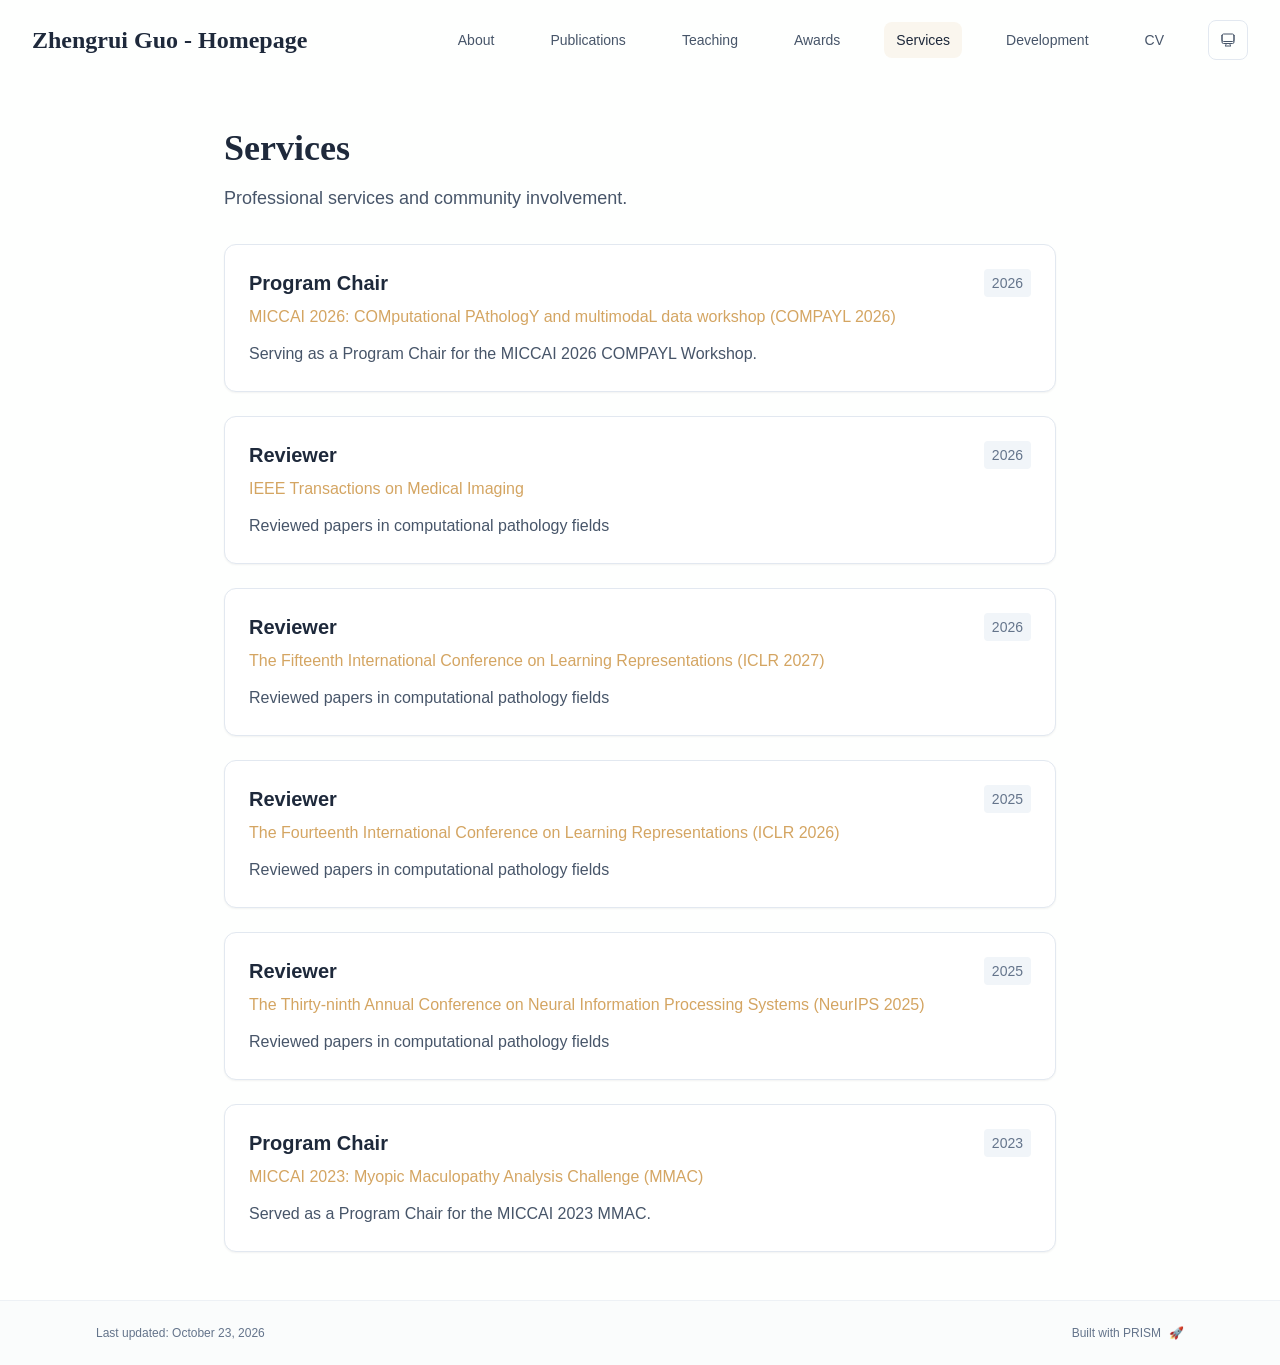
<file: services/index.html>
<!DOCTYPE html><html lang="en" class="scroll-smooth"><head><meta charSet="utf-8"/><meta name="viewport" content="width=device-width, initial-scale=1"/><link rel="stylesheet" href="/_next/static/css/2bb9e146c749419e.css" data-precedence="next"/><link rel="preload" as="script" fetchPriority="low" href="/_next/static/chunks/webpack-679b75d1c4c2027c.js"/><script src="/_next/static/chunks/4bd1b696-70b6d399998de86a.js" async=""></script><script src="/_next/static/chunks/684-50096e198fb40285.js" async=""></script><script src="/_next/static/chunks/main-app-f8611d0a6e8d1c95.js" async=""></script><script src="/_next/static/chunks/161-c92285856b08f5b4.js" async=""></script><script src="/_next/static/chunks/874-196dbf0660d69360.js" async=""></script><script src="/_next/static/chunks/560-83a075b4e219aa9a.js" async=""></script><script src="/_next/static/chunks/app/layout-55d19937fcc09bbc.js" async=""></script><script src="/_next/static/chunks/12-4b59b9520356f054.js" async=""></script><script src="/_next/static/chunks/748-205d3060f252ca81.js" async=""></script><script src="/_next/static/chunks/app/%5Bslug%5D/page-4337659b3d2f5b24.js" async=""></script><link rel="icon" href="/ai.png" type="image/svg+xml"/><link rel="dns-prefetch" href="https://google-fonts.jialeliu.com"/><link rel="preconnect" href="https://google-fonts.jialeliu.com" crossorigin=""/><link rel="preload" as="style" href="https://google-fonts.jialeliu.com/css2?family=Inter:wght@300;400;500;600;700&amp;family=Crimson+Text:ital,wght@0,400;0,600;1,400&amp;display=swap"/><link rel="stylesheet" id="gfonts-css" href="https://google-fonts.jialeliu.com/css2?family=Inter:wght@300;400;500;600;700&amp;family=Crimson+Text:ital,wght@0,400;0,600;1,400&amp;display=swap" media="print"/><script>
              (function(){
                var l = document.getElementById('gfonts-css');
                if (!l) return;
                if (l.media !== 'all') {
                  l.addEventListener('load', function(){ try { l.media = 'all'; } catch(e){} });
                }
              })();
            </script><noscript><link rel="stylesheet" href="https://google-fonts.jialeliu.com/css2?family=Inter:wght@300;400;500;600;700&amp;family=Crimson+Text:ital,wght@0,400;0,600;1,400&amp;display=swap"/></noscript><script>
              try {
                const theme = localStorage.getItem('theme-storage');
                const parsed = theme ? JSON.parse(theme) : null;
                const setting = parsed?.state?.theme || 'system';
                const prefersDark = typeof window !== 'undefined' && window.matchMedia && window.matchMedia('(prefers-color-scheme: dark)').matches;
                const effective = setting === 'dark' ? 'dark' : (setting === 'light' ? 'light' : (prefersDark ? 'dark' : 'light'));
                var root = document.documentElement;
                root.classList.add(effective);
                root.setAttribute('data-theme', effective);
              } catch (e) {
                var root = document.documentElement;
                root.classList.add('light');
                root.setAttribute('data-theme', 'light');
              }
            </script><title>Services | Zhengrui Guo - Homepage</title><meta name="description" content="Professional services and community involvement."/><meta name="author" content="David Guo 郭政睿"/><meta name="keywords" content="David Guo 郭政睿,PhD,Research,Hong Kong University of Science and Technology"/><meta name="creator" content="David Guo 郭政睿"/><meta name="publisher" content="David Guo 郭政睿"/><meta property="og:title" content="Zhengrui Guo - Homepage"/><meta property="og:description" content="Post-Doctoral Fellow at Hong Kong University of Science and Technology."/><meta property="og:site_name" content="David Guo 郭政睿&#x27;s Academic Website"/><meta property="og:locale" content="en_US"/><meta property="og:type" content="website"/><meta name="twitter:card" content="summary"/><meta name="twitter:title" content="Zhengrui Guo - Homepage"/><meta name="twitter:description" content="Post-Doctoral Fellow at Hong Kong University of Science and Technology."/><link rel="icon" href="/ai.png"/><script>document.querySelectorAll('body link[rel="icon"], body link[rel="apple-touch-icon"]').forEach(el => document.head.appendChild(el))</script><script src="/_next/static/chunks/polyfills-42372ed130431b0a.js" noModule=""></script></head><body class="font-sans antialiased"><div style="visibility:hidden"><nav class="fixed top-0 left-0 right-0 z-50" data-headlessui-state=""><div class="transition-all duration-300 ease-out bg-transparent" style="transform:translateY(-100px)"><div class="max-w-7xl mx-auto px-4 sm:px-6 lg:px-8"><div class="flex justify-between items-center h-16 xl:h-20"><div class="flex-shrink-0" tabindex="0"><a class="text-xl xl:text-2xl font-serif font-semibold text-primary hover:text-accent transition-colors duration-200" href="/">Zhengrui Guo - Homepage</a></div><div class="hidden xl:block"><div class="ml-10 flex items-center space-x-8"><div class="flex items-baseline space-x-8"><a class="relative px-3 py-2 text-sm font-medium transition-all duration-200 rounded hover:bg-accent/10 hover:shadow-sm text-neutral-600 hover:text-primary" href="/"><span class="relative z-10">About</span></a><a class="relative px-3 py-2 text-sm font-medium transition-all duration-200 rounded hover:bg-accent/10 hover:shadow-sm text-neutral-600 hover:text-primary" href="/publications/"><span class="relative z-10">Publications</span></a><a class="relative px-3 py-2 text-sm font-medium transition-all duration-200 rounded hover:bg-accent/10 hover:shadow-sm text-neutral-600 hover:text-primary" href="/teaching/"><span class="relative z-10">Teaching</span></a><a class="relative px-3 py-2 text-sm font-medium transition-all duration-200 rounded hover:bg-accent/10 hover:shadow-sm text-neutral-600 hover:text-primary" href="/awards/"><span class="relative z-10">Awards</span></a><a class="relative px-3 py-2 text-sm font-medium transition-all duration-200 rounded hover:bg-accent/10 hover:shadow-sm text-primary" href="/services/"><span class="relative z-10">Services</span><div class="absolute inset-0 bg-accent/10 rounded-lg"></div></a><a class="relative px-3 py-2 text-sm font-medium transition-all duration-200 rounded hover:bg-accent/10 hover:shadow-sm text-neutral-600 hover:text-primary" href="/development/"><span class="relative z-10">Development</span></a><a target="_blank" rel="noopener noreferrer" aria-label="CV (opens in a new tab)" class="relative px-3 py-2 text-sm font-medium transition-all duration-200 rounded hover:bg-accent/10 hover:shadow-sm text-neutral-600 hover:text-primary" href="/cv/Zhengrui_Guo_CV.pdf"><span class="relative z-10">CV</span></a></div><div class="flex items-center justify-center w-10 h-10 rounded-lg border border-neutral-200 dark:border-[rgba(148,163,184,0.24)] bg-background dark:bg-neutral-800"><div class="w-4 h-4 rounded-full bg-neutral-300 animate-pulse"></div></div></div></div><div class="xl:hidden flex items-center space-x-2"><div class="flex items-center justify-center w-10 h-10 rounded-lg border border-neutral-200 dark:border-[rgba(148,163,184,0.24)] bg-background dark:bg-neutral-800"><div class="w-4 h-4 rounded-full bg-neutral-300 animate-pulse"></div></div><button class="inline-flex items-center justify-center p-2 rounded-md text-neutral-600 hover:text-primary hover:bg-neutral-100 dark:hover:bg-neutral-800 focus:outline-none focus:ring-2 focus:ring-inset focus:ring-accent transition-colors duration-200" id="headlessui-disclosure-button-«R5pdb»" type="button" aria-expanded="false" data-headlessui-state=""><span class="sr-only">Open main menu</span><div><svg xmlns="http://www.w3.org/2000/svg" fill="none" viewBox="0 0 24 24" stroke-width="1.5" stroke="currentColor" aria-hidden="true" data-slot="icon" class="block h-6 w-6"><path stroke-linecap="round" stroke-linejoin="round" d="M3.75 6.75h16.5M3.75 12h16.5m-16.5 5.25h16.5"></path></svg></div></button></div></div></div></div></nav><main class="min-h-screen pt-16 lg:pt-20"><div class="max-w-4xl mx-auto px-4 sm:px-6 lg:px-8 py-12"><div style="opacity:0;transform:translateY(20px)"><div class="mb-8"><h1 class="text-4xl font-serif font-bold text-primary mb-4">Services</h1><p class="text-lg text-neutral-600 dark:text-neutral-500 max-w-2xl">Professional services and community involvement.</p></div><div class="grid gap-6"><div style="opacity:0;transform:translateY(20px)"><article class="bg-white dark:bg-neutral-900 p-6 rounded-xl shadow-sm border border-neutral-200 dark:border-neutral-800 transition-[transform,box-shadow] duration-200 [@media(hover:hover)]:hover:-translate-y-0.5 [@media(hover:hover)]:hover:shadow-lg"><div class="flex justify-between items-start gap-4 mb-2"><h3 class="text-xl font-semibold text-primary text-balance">Program Chair</h3><span class="text-sm text-neutral-500 font-medium bg-neutral-100 dark:bg-neutral-800 px-2 py-1 rounded shrink-0">2026</span></div><p class="text-base text-accent font-medium mb-3">MICCAI 2026: COMputational PAthologY and multimodaL data workshop (COMPAYL 2026)</p><p class="text-base text-neutral-600 dark:text-neutral-500 leading-relaxed text-pretty max-w-[65ch]">Serving as a Program Chair for the MICCAI 2026 COMPAYL Workshop.</p></article></div><div style="opacity:0;transform:translateY(20px)"><article class="bg-white dark:bg-neutral-900 p-6 rounded-xl shadow-sm border border-neutral-200 dark:border-neutral-800 transition-[transform,box-shadow] duration-200 [@media(hover:hover)]:hover:-translate-y-0.5 [@media(hover:hover)]:hover:shadow-lg"><div class="flex justify-between items-start gap-4 mb-2"><h3 class="text-xl font-semibold text-primary text-balance">Reviewer</h3><span class="text-sm text-neutral-500 font-medium bg-neutral-100 dark:bg-neutral-800 px-2 py-1 rounded shrink-0">2026</span></div><p class="text-base text-accent font-medium mb-3">IEEE Transactions on Medical Imaging</p><p class="text-base text-neutral-600 dark:text-neutral-500 leading-relaxed text-pretty max-w-[65ch]">Reviewed papers in computational pathology fields</p></article></div><div style="opacity:0;transform:translateY(20px)"><article class="bg-white dark:bg-neutral-900 p-6 rounded-xl shadow-sm border border-neutral-200 dark:border-neutral-800 transition-[transform,box-shadow] duration-200 [@media(hover:hover)]:hover:-translate-y-0.5 [@media(hover:hover)]:hover:shadow-lg"><div class="flex justify-between items-start gap-4 mb-2"><h3 class="text-xl font-semibold text-primary text-balance">Reviewer</h3><span class="text-sm text-neutral-500 font-medium bg-neutral-100 dark:bg-neutral-800 px-2 py-1 rounded shrink-0">2026</span></div><p class="text-base text-accent font-medium mb-3">The Fifteenth International Conference on Learning Representations (ICLR 2027)</p><p class="text-base text-neutral-600 dark:text-neutral-500 leading-relaxed text-pretty max-w-[65ch]">Reviewed papers in computational pathology fields</p></article></div><div style="opacity:0;transform:translateY(20px)"><article class="bg-white dark:bg-neutral-900 p-6 rounded-xl shadow-sm border border-neutral-200 dark:border-neutral-800 transition-[transform,box-shadow] duration-200 [@media(hover:hover)]:hover:-translate-y-0.5 [@media(hover:hover)]:hover:shadow-lg"><div class="flex justify-between items-start gap-4 mb-2"><h3 class="text-xl font-semibold text-primary text-balance">Reviewer</h3><span class="text-sm text-neutral-500 font-medium bg-neutral-100 dark:bg-neutral-800 px-2 py-1 rounded shrink-0">2025</span></div><p class="text-base text-accent font-medium mb-3">The Fourteenth International Conference on Learning Representations (ICLR 2026)</p><p class="text-base text-neutral-600 dark:text-neutral-500 leading-relaxed text-pretty max-w-[65ch]">Reviewed papers in computational pathology fields</p></article></div><div style="opacity:0;transform:translateY(20px)"><article class="bg-white dark:bg-neutral-900 p-6 rounded-xl shadow-sm border border-neutral-200 dark:border-neutral-800 transition-[transform,box-shadow] duration-200 [@media(hover:hover)]:hover:-translate-y-0.5 [@media(hover:hover)]:hover:shadow-lg"><div class="flex justify-between items-start gap-4 mb-2"><h3 class="text-xl font-semibold text-primary text-balance">Reviewer</h3><span class="text-sm text-neutral-500 font-medium bg-neutral-100 dark:bg-neutral-800 px-2 py-1 rounded shrink-0">2025</span></div><p class="text-base text-accent font-medium mb-3">The Thirty-ninth Annual Conference on Neural Information Processing Systems (NeurIPS 2025)</p><p class="text-base text-neutral-600 dark:text-neutral-500 leading-relaxed text-pretty max-w-[65ch]">Reviewed papers in computational pathology fields</p></article></div><div style="opacity:0;transform:translateY(20px)"><article class="bg-white dark:bg-neutral-900 p-6 rounded-xl shadow-sm border border-neutral-200 dark:border-neutral-800 transition-[transform,box-shadow] duration-200 [@media(hover:hover)]:hover:-translate-y-0.5 [@media(hover:hover)]:hover:shadow-lg"><div class="flex justify-between items-start gap-4 mb-2"><h3 class="text-xl font-semibold text-primary text-balance">Program Chair</h3><span class="text-sm text-neutral-500 font-medium bg-neutral-100 dark:bg-neutral-800 px-2 py-1 rounded shrink-0">2023</span></div><p class="text-base text-accent font-medium mb-3">MICCAI 2023: Myopic Maculopathy Analysis Challenge (MMAC)</p><p class="text-base text-neutral-600 dark:text-neutral-500 leading-relaxed text-pretty max-w-[65ch]">Served as a Program Chair for the MICCAI 2023 MMAC.</p></article></div></div></div></div><!--$--><!--/$--><!--$--><!--/$--></main><footer class="border-t border-neutral-200/50 bg-neutral-50/50 dark:bg-neutral-900/50 dark:border-neutral-700/50"><div class="max-w-6xl mx-auto px-4 sm:px-6 lg:px-8 py-6"><div class="flex flex-col sm:flex-row justify-between items-center gap-2"><p class="text-xs text-neutral-500">Last updated: <!-- -->October 23, 2026</p><p class="text-xs text-neutral-500 flex items-center"><a href="https://github.com/xyjoey/PRISM" target="_blank" rel="noopener noreferrer">Built with PRISM</a><span class="ml-2">🚀</span></p></div></div></footer></div><script src="/_next/static/chunks/webpack-679b75d1c4c2027c.js" async=""></script><script>(self.__next_f=self.__next_f||[]).push([0])</script><script>self.__next_f.push([1,"1:\"$Sreact.fragment\"\n2:I[3719,[\"161\",\"static/chunks/161-c92285856b08f5b4.js\",\"874\",\"static/chunks/874-196dbf0660d69360.js\",\"560\",\"static/chunks/560-83a075b4e219aa9a.js\",\"177\",\"static/chunks/app/layout-55d19937fcc09bbc.js\"],\"ThemeProvider\"]\n3:I[768,[\"161\",\"static/chunks/161-c92285856b08f5b4.js\",\"874\",\"static/chunks/874-196dbf0660d69360.js\",\"560\",\"static/chunks/560-83a075b4e219aa9a.js\",\"177\",\"static/chunks/app/layout-55d19937fcc09bbc.js\"],\"default\"]\n4:I[7555,[],\"\"]\n5:I[1295,[],\"\"]\n6:I[2548,[\"161\",\"static/chunks/161-c92285856b08f5b4.js\",\"874\",\"static/chunks/874-196dbf0660d69360.js\",\"560\",\"static/chunks/560-83a075b4e219aa9a.js\",\"177\",\"static/chunks/app/layout-55d19937fcc09bbc.js\"],\"default\"]\n8:I[9665,[],\"MetadataBoundary\"]\na:I[9665,[],\"OutletBoundary\"]\nd:I[4911,[],\"AsyncMetadataOutlet\"]\nf:I[9665,[],\"ViewportBoundary\"]\n11:I[6614,[],\"\"]\n:HL[\"/_next/static/css/2bb9e146c749419e.css\",\"style\"]\n"])</script><script>self.__next_f.push([1,"0:{\"P\":null,\"b\":\"2G3-Fc_rxMhWcaTyk93il\",\"p\":\"\",\"c\":[\"\",\"services\",\"\"],\"i\":false,\"f\":[[[\"\",{\"children\":[[\"slug\",\"services\",\"d\"],{\"children\":[\"__PAGE__\",{}]}]},\"$undefined\",\"$undefined\",true],[\"\",[\"$\",\"$1\",\"c\",{\"children\":[[[\"$\",\"link\",\"0\",{\"rel\":\"stylesheet\",\"href\":\"/_next/static/css/2bb9e146c749419e.css\",\"precedence\":\"next\",\"crossOrigin\":\"$undefined\",\"nonce\":\"$undefined\"}]],[\"$\",\"html\",null,{\"lang\":\"en\",\"className\":\"scroll-smooth\",\"suppressHydrationWarning\":true,\"children\":[[\"$\",\"head\",null,{\"children\":[[\"$\",\"link\",null,{\"rel\":\"icon\",\"href\":\"/ai.png\",\"type\":\"image/svg+xml\"}],[\"$\",\"link\",null,{\"rel\":\"dns-prefetch\",\"href\":\"https://google-fonts.jialeliu.com\"}],[\"$\",\"link\",null,{\"rel\":\"preconnect\",\"href\":\"https://google-fonts.jialeliu.com\",\"crossOrigin\":\"\"}],[\"$\",\"link\",null,{\"rel\":\"preload\",\"as\":\"style\",\"href\":\"https://google-fonts.jialeliu.com/css2?family=Inter:wght@300;400;500;600;700\u0026family=Crimson+Text:ital,wght@0,400;0,600;1,400\u0026display=swap\"}],[\"$\",\"link\",null,{\"rel\":\"stylesheet\",\"id\":\"gfonts-css\",\"href\":\"https://google-fonts.jialeliu.com/css2?family=Inter:wght@300;400;500;600;700\u0026family=Crimson+Text:ital,wght@0,400;0,600;1,400\u0026display=swap\",\"media\":\"print\"}],[\"$\",\"script\",null,{\"dangerouslySetInnerHTML\":{\"__html\":\"\\n              (function(){\\n                var l = document.getElementById('gfonts-css');\\n                if (!l) return;\\n                if (l.media !== 'all') {\\n                  l.addEventListener('load', function(){ try { l.media = 'all'; } catch(e){} });\\n                }\\n              })();\\n            \"}}],[\"$\",\"noscript\",null,{\"children\":[\"$\",\"link\",null,{\"rel\":\"stylesheet\",\"href\":\"https://google-fonts.jialeliu.com/css2?family=Inter:wght@300;400;500;600;700\u0026family=Crimson+Text:ital,wght@0,400;0,600;1,400\u0026display=swap\"}]}],[\"$\",\"script\",null,{\"dangerouslySetInnerHTML\":{\"__html\":\"\\n              try {\\n                const theme = localStorage.getItem('theme-storage');\\n                const parsed = theme ? JSON.parse(theme) : null;\\n                const setting = parsed?.state?.theme || 'system';\\n                const prefersDark = typeof window !== 'undefined' \u0026\u0026 window.matchMedia \u0026\u0026 window.matchMedia('(prefers-color-scheme: dark)').matches;\\n                const effective = setting === 'dark' ? 'dark' : (setting === 'light' ? 'light' : (prefersDark ? 'dark' : 'light'));\\n                var root = document.documentElement;\\n                root.classList.add(effective);\\n                root.setAttribute('data-theme', effective);\\n              } catch (e) {\\n                var root = document.documentElement;\\n                root.classList.add('light');\\n                root.setAttribute('data-theme', 'light');\\n              }\\n            \"}}]]}],[\"$\",\"body\",null,{\"className\":\"font-sans antialiased\",\"children\":[\"$\",\"$L2\",null,{\"children\":[[\"$\",\"$L3\",null,{\"items\":[{\"title\":\"About\",\"type\":\"page\",\"target\":\"about\",\"href\":\"/\"},{\"title\":\"Publications\",\"type\":\"page\",\"target\":\"publications\",\"href\":\"/publications\"},{\"title\":\"Teaching\",\"type\":\"page\",\"target\":\"teaching\",\"href\":\"/teaching\"},{\"title\":\"Awards\",\"type\":\"page\",\"target\":\"awards\",\"href\":\"/awards\"},{\"title\":\"Services\",\"type\":\"page\",\"target\":\"services\",\"href\":\"/services\"},{\"title\":\"Development\",\"type\":\"page\",\"target\":\"development\",\"href\":\"/development\"},{\"title\":\"CV\",\"type\":\"page\",\"target\":\"cv\",\"href\":\"/cv/Zhengrui_Guo_CV.pdf\",\"open_in_new_tab\":true}],\"siteTitle\":\"Zhengrui Guo - Homepage\",\"enableOnePageMode\":false}],[\"$\",\"main\",null,{\"className\":\"min-h-screen pt-16 lg:pt-20\",\"children\":[\"$\",\"$L4\",null,{\"parallelRouterKey\":\"children\",\"error\":\"$undefined\",\"errorStyles\":\"$undefined\",\"errorScripts\":\"$undefined\",\"template\":[\"$\",\"$L5\",null,{}],\"templateStyles\":\"$undefined\",\"templateScripts\":\"$undefined\",\"notFound\":[[[\"$\",\"title\",null,{\"children\":\"404: This page could not be found.\"}],[\"$\",\"div\",null,{\"style\":{\"fontFamily\":\"system-ui,\\\"Segoe UI\\\",Roboto,Helvetica,Arial,sans-serif,\\\"Apple Color Emoji\\\",\\\"Segoe UI Emoji\\\"\",\"height\":\"100vh\",\"textAlign\":\"center\",\"display\":\"flex\",\"flexDirection\":\"column\",\"alignItems\":\"center\",\"justifyContent\":\"center\"},\"children\":[\"$\",\"div\",null,{\"children\":[[\"$\",\"style\",null,{\"dangerouslySetInnerHTML\":{\"__html\":\"body{color:#000;background:#fff;margin:0}.next-error-h1{border-right:1px solid rgba(0,0,0,.3)}@media (prefers-color-scheme:dark){body{color:#fff;background:#000}.next-error-h1{border-right:1px solid rgba(255,255,255,.3)}}\"}}],[\"$\",\"h1\",null,{\"className\":\"next-error-h1\",\"style\":{\"display\":\"inline-block\",\"margin\":\"0 20px 0 0\",\"padding\":\"0 23px 0 0\",\"fontSize\":24,\"fontWeight\":500,\"verticalAlign\":\"top\",\"lineHeight\":\"49px\"},\"children\":404}],[\"$\",\"div\",null,{\"style\":{\"display\":\"inline-block\"},\"children\":[\"$\",\"h2\",null,{\"style\":{\"fontSize\":14,\"fontWeight\":400,\"lineHeight\":\"49px\",\"margin\":0},\"children\":\"This page could not be found.\"}]}]]}]}]],[]],\"forbidden\":\"$undefined\",\"unauthorized\":\"$undefined\"}]}],[\"$\",\"$L6\",null,{\"lastUpdated\":\"October 23, 2026\"}]]}]}]]}]]}],{\"children\":[[\"slug\",\"services\",\"d\"],[\"$\",\"$1\",\"c\",{\"children\":[null,[\"$\",\"$L4\",null,{\"parallelRouterKey\":\"children\",\"error\":\"$undefined\",\"errorStyles\":\"$undefined\",\"errorScripts\":\"$undefined\",\"template\":[\"$\",\"$L5\",null,{}],\"templateStyles\":\"$undefined\",\"templateScripts\":\"$undefined\",\"notFound\":\"$undefined\",\"forbidden\":\"$undefined\",\"unauthorized\":\"$undefined\"}]]}],{\"children\":[\"__PAGE__\",[\"$\",\"$1\",\"c\",{\"children\":[\"$L7\",[\"$\",\"$L8\",null,{\"children\":\"$L9\"}],null,[\"$\",\"$La\",null,{\"children\":[\"$Lb\",\"$Lc\",[\"$\",\"$Ld\",null,{\"promise\":\"$@e\"}]]}]]}],{},null,false]},null,false]},null,false],[\"$\",\"$1\",\"h\",{\"children\":[null,[\"$\",\"$1\",\"N7Dhxmn5D3-LFnSb-Bmn0\",{\"children\":[[\"$\",\"$Lf\",null,{\"children\":\"$L10\"}],null]}],null]}],false]],\"m\":\"$undefined\",\"G\":[\"$11\",\"$undefined\"],\"s\":false,\"S\":true}\n"])</script><script>self.__next_f.push([1,"12:\"$Sreact.suspense\"\n13:I[4911,[],\"AsyncMetadata\"]\n15:I[3684,[\"161\",\"static/chunks/161-c92285856b08f5b4.js\",\"12\",\"static/chunks/12-4b59b9520356f054.js\",\"748\",\"static/chunks/748-205d3060f252ca81.js\",\"182\",\"static/chunks/app/%5Bslug%5D/page-4337659b3d2f5b24.js\"],\"default\"]\n9:[\"$\",\"$12\",null,{\"fallback\":null,\"children\":[\"$\",\"$L13\",null,{\"promise\":\"$@14\"}]}]\n7:[\"$\",\"div\",null,{\"className\":\"max-w-4xl mx-auto px-4 sm:px-6 lg:px-8 py-12\",\"children\":[false,false,[\"$\",\"$L15\",null,{\"config\":{\"type\":\"card\",\"title\":\"Services\",\"description\":\"Professional services and community involvement.\",\"items\":[{\"title\":\"Program Chair\",\"subtitle\":\"MICCAI 2026: COMputational PAthologY and multimodaL data workshop (COMPAYL 2026)\",\"date\":\"2026\",\"content\":\"Serving as a Program Chair for the MICCAI 2026 COMPAYL Workshop.\"},{\"title\":\"Reviewer\",\"subtitle\":\"IEEE Transactions on Medical Imaging\",\"date\":\"2026\",\"content\":\"Reviewed papers in computational pathology fields\"},{\"title\":\"Reviewer\",\"subtitle\":\"The Fifteenth International Conference on Learning Representations (ICLR 2027)\",\"date\":\"2026\",\"content\":\"Reviewed papers in computational pathology fields\"},{\"title\":\"Reviewer\",\"subtitle\":\"The Fourteenth International Conference on Learning Representations (ICLR 2026)\",\"date\":\"2025\",\"content\":\"Reviewed papers in computational pathology fields\"},{\"title\":\"Reviewer\",\"subtitle\":\"The Thirty-ninth Annual Conference on Neural Information Processing Systems (NeurIPS 2025)\",\"date\":\"2025\",\"content\":\"Reviewed papers in computational pathology fields\"},{\"title\":\"Program Chair\",\"subtitle\":\"MICCAI 2023: Myopic Maculopathy Analysis Challenge (MMAC)\",\"date\":\"2023\",\"content\":\"Served as a Program Chair for the MICCAI 2023 MMAC.\"}]}}]]}]\n"])</script><script>self.__next_f.push([1,"c:null\n"])</script><script>self.__next_f.push([1,"10:[[\"$\",\"meta\",\"0\",{\"charSet\":\"utf-8\"}],[\"$\",\"meta\",\"1\",{\"name\":\"viewport\",\"content\":\"width=device-width, initial-scale=1\"}]]\nb:null\n"])</script><script>self.__next_f.push([1,"14:{\"metadata\":[[\"$\",\"title\",\"0\",{\"children\":\"Services | Zhengrui Guo - Homepage\"}],[\"$\",\"meta\",\"1\",{\"name\":\"description\",\"content\":\"Professional services and community involvement.\"}],[\"$\",\"meta\",\"2\",{\"name\":\"author\",\"content\":\"David Guo 郭政睿\"}],[\"$\",\"meta\",\"3\",{\"name\":\"keywords\",\"content\":\"David Guo 郭政睿,PhD,Research,Hong Kong University of Science and Technology\"}],[\"$\",\"meta\",\"4\",{\"name\":\"creator\",\"content\":\"David Guo 郭政睿\"}],[\"$\",\"meta\",\"5\",{\"name\":\"publisher\",\"content\":\"David Guo 郭政睿\"}],[\"$\",\"meta\",\"6\",{\"property\":\"og:title\",\"content\":\"Zhengrui Guo - Homepage\"}],[\"$\",\"meta\",\"7\",{\"property\":\"og:description\",\"content\":\"Post-Doctoral Fellow at Hong Kong University of Science and Technology.\"}],[\"$\",\"meta\",\"8\",{\"property\":\"og:site_name\",\"content\":\"David Guo 郭政睿's Academic Website\"}],[\"$\",\"meta\",\"9\",{\"property\":\"og:locale\",\"content\":\"en_US\"}],[\"$\",\"meta\",\"10\",{\"property\":\"og:type\",\"content\":\"website\"}],[\"$\",\"meta\",\"11\",{\"name\":\"twitter:card\",\"content\":\"summary\"}],[\"$\",\"meta\",\"12\",{\"name\":\"twitter:title\",\"content\":\"Zhengrui Guo - Homepage\"}],[\"$\",\"meta\",\"13\",{\"name\":\"twitter:description\",\"content\":\"Post-Doctoral Fellow at Hong Kong University of Science and Technology.\"}],[\"$\",\"link\",\"14\",{\"rel\":\"icon\",\"href\":\"/ai.png\"}]],\"error\":null,\"digest\":\"$undefined\"}\ne:{\"metadata\":\"$14:metadata\",\"error\":null,\"digest\":\"$undefined\"}\n"])</script></body></html>
</file>
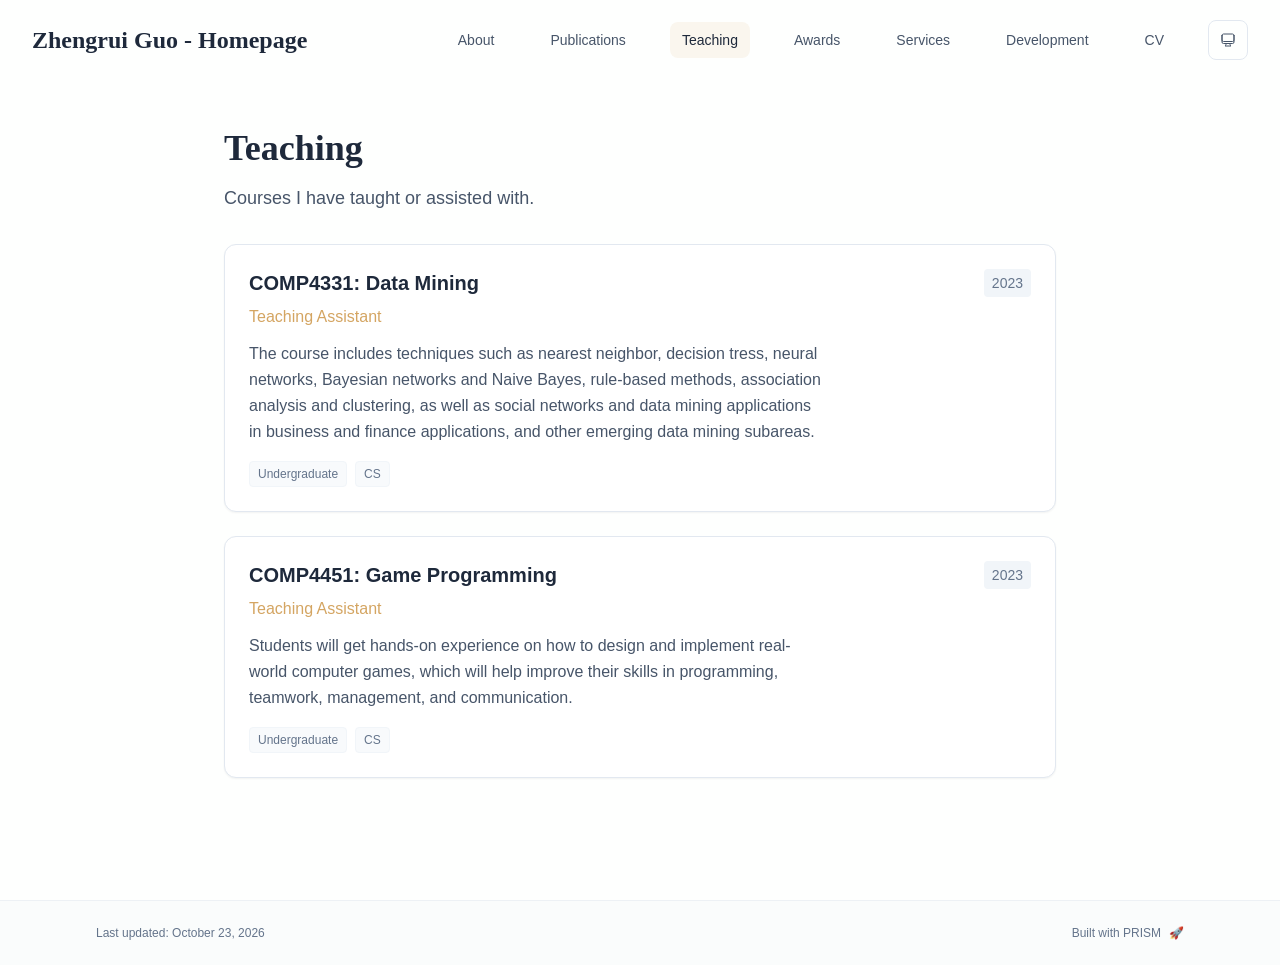
<file: teaching/index.html>
<!DOCTYPE html><html lang="en" class="scroll-smooth"><head><meta charSet="utf-8"/><meta name="viewport" content="width=device-width, initial-scale=1"/><link rel="stylesheet" href="/_next/static/css/2bb9e146c749419e.css" data-precedence="next"/><link rel="preload" as="script" fetchPriority="low" href="/_next/static/chunks/webpack-679b75d1c4c2027c.js"/><script src="/_next/static/chunks/4bd1b696-70b6d399998de86a.js" async=""></script><script src="/_next/static/chunks/684-50096e198fb40285.js" async=""></script><script src="/_next/static/chunks/main-app-f8611d0a6e8d1c95.js" async=""></script><script src="/_next/static/chunks/161-c92285856b08f5b4.js" async=""></script><script src="/_next/static/chunks/874-196dbf0660d69360.js" async=""></script><script src="/_next/static/chunks/560-83a075b4e219aa9a.js" async=""></script><script src="/_next/static/chunks/app/layout-55d19937fcc09bbc.js" async=""></script><script src="/_next/static/chunks/12-4b59b9520356f054.js" async=""></script><script src="/_next/static/chunks/748-205d3060f252ca81.js" async=""></script><script src="/_next/static/chunks/app/%5Bslug%5D/page-4337659b3d2f5b24.js" async=""></script><link rel="icon" href="/ai.png" type="image/svg+xml"/><link rel="dns-prefetch" href="https://google-fonts.jialeliu.com"/><link rel="preconnect" href="https://google-fonts.jialeliu.com" crossorigin=""/><link rel="preload" as="style" href="https://google-fonts.jialeliu.com/css2?family=Inter:wght@300;400;500;600;700&amp;family=Crimson+Text:ital,wght@0,400;0,600;1,400&amp;display=swap"/><link rel="stylesheet" id="gfonts-css" href="https://google-fonts.jialeliu.com/css2?family=Inter:wght@300;400;500;600;700&amp;family=Crimson+Text:ital,wght@0,400;0,600;1,400&amp;display=swap" media="print"/><script>
              (function(){
                var l = document.getElementById('gfonts-css');
                if (!l) return;
                if (l.media !== 'all') {
                  l.addEventListener('load', function(){ try { l.media = 'all'; } catch(e){} });
                }
              })();
            </script><noscript><link rel="stylesheet" href="https://google-fonts.jialeliu.com/css2?family=Inter:wght@300;400;500;600;700&amp;family=Crimson+Text:ital,wght@0,400;0,600;1,400&amp;display=swap"/></noscript><script>
              try {
                const theme = localStorage.getItem('theme-storage');
                const parsed = theme ? JSON.parse(theme) : null;
                const setting = parsed?.state?.theme || 'system';
                const prefersDark = typeof window !== 'undefined' && window.matchMedia && window.matchMedia('(prefers-color-scheme: dark)').matches;
                const effective = setting === 'dark' ? 'dark' : (setting === 'light' ? 'light' : (prefersDark ? 'dark' : 'light'));
                var root = document.documentElement;
                root.classList.add(effective);
                root.setAttribute('data-theme', effective);
              } catch (e) {
                var root = document.documentElement;
                root.classList.add('light');
                root.setAttribute('data-theme', 'light');
              }
            </script><title>Teaching | Zhengrui Guo - Homepage</title><meta name="description" content="Courses I have taught or assisted with."/><meta name="author" content="David Guo 郭政睿"/><meta name="keywords" content="David Guo 郭政睿,PhD,Research,Hong Kong University of Science and Technology"/><meta name="creator" content="David Guo 郭政睿"/><meta name="publisher" content="David Guo 郭政睿"/><meta property="og:title" content="Zhengrui Guo - Homepage"/><meta property="og:description" content="Post-Doctoral Fellow at Hong Kong University of Science and Technology."/><meta property="og:site_name" content="David Guo 郭政睿&#x27;s Academic Website"/><meta property="og:locale" content="en_US"/><meta property="og:type" content="website"/><meta name="twitter:card" content="summary"/><meta name="twitter:title" content="Zhengrui Guo - Homepage"/><meta name="twitter:description" content="Post-Doctoral Fellow at Hong Kong University of Science and Technology."/><link rel="icon" href="/ai.png"/><script>document.querySelectorAll('body link[rel="icon"], body link[rel="apple-touch-icon"]').forEach(el => document.head.appendChild(el))</script><script src="/_next/static/chunks/polyfills-42372ed130431b0a.js" noModule=""></script></head><body class="font-sans antialiased"><div style="visibility:hidden"><nav class="fixed top-0 left-0 right-0 z-50" data-headlessui-state=""><div class="transition-all duration-300 ease-out bg-transparent" style="transform:translateY(-100px)"><div class="max-w-7xl mx-auto px-4 sm:px-6 lg:px-8"><div class="flex justify-between items-center h-16 xl:h-20"><div class="flex-shrink-0" tabindex="0"><a class="text-xl xl:text-2xl font-serif font-semibold text-primary hover:text-accent transition-colors duration-200" href="/">Zhengrui Guo - Homepage</a></div><div class="hidden xl:block"><div class="ml-10 flex items-center space-x-8"><div class="flex items-baseline space-x-8"><a class="relative px-3 py-2 text-sm font-medium transition-all duration-200 rounded hover:bg-accent/10 hover:shadow-sm text-neutral-600 hover:text-primary" href="/"><span class="relative z-10">About</span></a><a class="relative px-3 py-2 text-sm font-medium transition-all duration-200 rounded hover:bg-accent/10 hover:shadow-sm text-neutral-600 hover:text-primary" href="/publications/"><span class="relative z-10">Publications</span></a><a class="relative px-3 py-2 text-sm font-medium transition-all duration-200 rounded hover:bg-accent/10 hover:shadow-sm text-primary" href="/teaching/"><span class="relative z-10">Teaching</span><div class="absolute inset-0 bg-accent/10 rounded-lg"></div></a><a class="relative px-3 py-2 text-sm font-medium transition-all duration-200 rounded hover:bg-accent/10 hover:shadow-sm text-neutral-600 hover:text-primary" href="/awards/"><span class="relative z-10">Awards</span></a><a class="relative px-3 py-2 text-sm font-medium transition-all duration-200 rounded hover:bg-accent/10 hover:shadow-sm text-neutral-600 hover:text-primary" href="/services/"><span class="relative z-10">Services</span></a><a class="relative px-3 py-2 text-sm font-medium transition-all duration-200 rounded hover:bg-accent/10 hover:shadow-sm text-neutral-600 hover:text-primary" href="/development/"><span class="relative z-10">Development</span></a><a target="_blank" rel="noopener noreferrer" aria-label="CV (opens in a new tab)" class="relative px-3 py-2 text-sm font-medium transition-all duration-200 rounded hover:bg-accent/10 hover:shadow-sm text-neutral-600 hover:text-primary" href="/cv/Zhengrui_Guo_CV.pdf"><span class="relative z-10">CV</span></a></div><div class="flex items-center justify-center w-10 h-10 rounded-lg border border-neutral-200 dark:border-[rgba(148,163,184,0.24)] bg-background dark:bg-neutral-800"><div class="w-4 h-4 rounded-full bg-neutral-300 animate-pulse"></div></div></div></div><div class="xl:hidden flex items-center space-x-2"><div class="flex items-center justify-center w-10 h-10 rounded-lg border border-neutral-200 dark:border-[rgba(148,163,184,0.24)] bg-background dark:bg-neutral-800"><div class="w-4 h-4 rounded-full bg-neutral-300 animate-pulse"></div></div><button class="inline-flex items-center justify-center p-2 rounded-md text-neutral-600 hover:text-primary hover:bg-neutral-100 dark:hover:bg-neutral-800 focus:outline-none focus:ring-2 focus:ring-inset focus:ring-accent transition-colors duration-200" id="headlessui-disclosure-button-«R5pdb»" type="button" aria-expanded="false" data-headlessui-state=""><span class="sr-only">Open main menu</span><div><svg xmlns="http://www.w3.org/2000/svg" fill="none" viewBox="0 0 24 24" stroke-width="1.5" stroke="currentColor" aria-hidden="true" data-slot="icon" class="block h-6 w-6"><path stroke-linecap="round" stroke-linejoin="round" d="M3.75 6.75h16.5M3.75 12h16.5m-16.5 5.25h16.5"></path></svg></div></button></div></div></div></div></nav><main class="min-h-screen pt-16 lg:pt-20"><div class="max-w-4xl mx-auto px-4 sm:px-6 lg:px-8 py-12"><div style="opacity:0;transform:translateY(20px)"><div class="mb-8"><h1 class="text-4xl font-serif font-bold text-primary mb-4">Teaching</h1><p class="text-lg text-neutral-600 dark:text-neutral-500 max-w-2xl">Courses I have taught or assisted with.</p></div><div class="grid gap-6"><div style="opacity:0;transform:translateY(20px)"><article class="bg-white dark:bg-neutral-900 p-6 rounded-xl shadow-sm border border-neutral-200 dark:border-neutral-800 transition-[transform,box-shadow] duration-200 [@media(hover:hover)]:hover:-translate-y-0.5 [@media(hover:hover)]:hover:shadow-lg"><div class="flex justify-between items-start gap-4 mb-2"><h3 class="text-xl font-semibold text-primary text-balance">COMP4331: Data Mining</h3><span class="text-sm text-neutral-500 font-medium bg-neutral-100 dark:bg-neutral-800 px-2 py-1 rounded shrink-0">2023</span></div><p class="text-base text-accent font-medium mb-3">Teaching Assistant</p><p class="text-base text-neutral-600 dark:text-neutral-500 leading-relaxed text-pretty max-w-[65ch]">The course includes techniques such as nearest neighbor, decision tress, neural networks, Bayesian networks and Naive Bayes, rule-based methods, association analysis and clustering, as well as social networks and data mining applications in business and finance applications, and other emerging data mining subareas.</p><div class="flex flex-wrap gap-2 mt-4"><span class="text-xs text-neutral-500 bg-neutral-50 dark:bg-neutral-800/50 px-2 py-1 rounded border border-neutral-100 dark:border-neutral-800">Undergraduate</span><span class="text-xs text-neutral-500 bg-neutral-50 dark:bg-neutral-800/50 px-2 py-1 rounded border border-neutral-100 dark:border-neutral-800">CS</span></div></article></div><div style="opacity:0;transform:translateY(20px)"><article class="bg-white dark:bg-neutral-900 p-6 rounded-xl shadow-sm border border-neutral-200 dark:border-neutral-800 transition-[transform,box-shadow] duration-200 [@media(hover:hover)]:hover:-translate-y-0.5 [@media(hover:hover)]:hover:shadow-lg"><div class="flex justify-between items-start gap-4 mb-2"><h3 class="text-xl font-semibold text-primary text-balance">COMP4451: Game Programming</h3><span class="text-sm text-neutral-500 font-medium bg-neutral-100 dark:bg-neutral-800 px-2 py-1 rounded shrink-0">2023</span></div><p class="text-base text-accent font-medium mb-3">Teaching Assistant</p><p class="text-base text-neutral-600 dark:text-neutral-500 leading-relaxed text-pretty max-w-[65ch]">Students will get hands-on experience on how to design and implement real-world computer games, which will help improve their skills in programming, teamwork, management, and communication.</p><div class="flex flex-wrap gap-2 mt-4"><span class="text-xs text-neutral-500 bg-neutral-50 dark:bg-neutral-800/50 px-2 py-1 rounded border border-neutral-100 dark:border-neutral-800">Undergraduate</span><span class="text-xs text-neutral-500 bg-neutral-50 dark:bg-neutral-800/50 px-2 py-1 rounded border border-neutral-100 dark:border-neutral-800">CS</span></div></article></div></div></div></div><!--$--><!--/$--><!--$--><!--/$--></main><footer class="border-t border-neutral-200/50 bg-neutral-50/50 dark:bg-neutral-900/50 dark:border-neutral-700/50"><div class="max-w-6xl mx-auto px-4 sm:px-6 lg:px-8 py-6"><div class="flex flex-col sm:flex-row justify-between items-center gap-2"><p class="text-xs text-neutral-500">Last updated: <!-- -->October 23, 2026</p><p class="text-xs text-neutral-500 flex items-center"><a href="https://github.com/xyjoey/PRISM" target="_blank" rel="noopener noreferrer">Built with PRISM</a><span class="ml-2">🚀</span></p></div></div></footer></div><script src="/_next/static/chunks/webpack-679b75d1c4c2027c.js" async=""></script><script>(self.__next_f=self.__next_f||[]).push([0])</script><script>self.__next_f.push([1,"1:\"$Sreact.fragment\"\n2:I[3719,[\"161\",\"static/chunks/161-c92285856b08f5b4.js\",\"874\",\"static/chunks/874-196dbf0660d69360.js\",\"560\",\"static/chunks/560-83a075b4e219aa9a.js\",\"177\",\"static/chunks/app/layout-55d19937fcc09bbc.js\"],\"ThemeProvider\"]\n3:I[768,[\"161\",\"static/chunks/161-c92285856b08f5b4.js\",\"874\",\"static/chunks/874-196dbf0660d69360.js\",\"560\",\"static/chunks/560-83a075b4e219aa9a.js\",\"177\",\"static/chunks/app/layout-55d19937fcc09bbc.js\"],\"default\"]\n4:I[7555,[],\"\"]\n5:I[1295,[],\"\"]\n6:I[2548,[\"161\",\"static/chunks/161-c92285856b08f5b4.js\",\"874\",\"static/chunks/874-196dbf0660d69360.js\",\"560\",\"static/chunks/560-83a075b4e219aa9a.js\",\"177\",\"static/chunks/app/layout-55d19937fcc09bbc.js\"],\"default\"]\n8:I[9665,[],\"MetadataBoundary\"]\na:I[9665,[],\"OutletBoundary\"]\nd:I[4911,[],\"AsyncMetadataOutlet\"]\nf:I[9665,[],\"ViewportBoundary\"]\n11:I[6614,[],\"\"]\n:HL[\"/_next/static/css/2bb9e146c749419e.css\",\"style\"]\n"])</script><script>self.__next_f.push([1,"0:{\"P\":null,\"b\":\"2G3-Fc_rxMhWcaTyk93il\",\"p\":\"\",\"c\":[\"\",\"teaching\",\"\"],\"i\":false,\"f\":[[[\"\",{\"children\":[[\"slug\",\"teaching\",\"d\"],{\"children\":[\"__PAGE__\",{}]}]},\"$undefined\",\"$undefined\",true],[\"\",[\"$\",\"$1\",\"c\",{\"children\":[[[\"$\",\"link\",\"0\",{\"rel\":\"stylesheet\",\"href\":\"/_next/static/css/2bb9e146c749419e.css\",\"precedence\":\"next\",\"crossOrigin\":\"$undefined\",\"nonce\":\"$undefined\"}]],[\"$\",\"html\",null,{\"lang\":\"en\",\"className\":\"scroll-smooth\",\"suppressHydrationWarning\":true,\"children\":[[\"$\",\"head\",null,{\"children\":[[\"$\",\"link\",null,{\"rel\":\"icon\",\"href\":\"/ai.png\",\"type\":\"image/svg+xml\"}],[\"$\",\"link\",null,{\"rel\":\"dns-prefetch\",\"href\":\"https://google-fonts.jialeliu.com\"}],[\"$\",\"link\",null,{\"rel\":\"preconnect\",\"href\":\"https://google-fonts.jialeliu.com\",\"crossOrigin\":\"\"}],[\"$\",\"link\",null,{\"rel\":\"preload\",\"as\":\"style\",\"href\":\"https://google-fonts.jialeliu.com/css2?family=Inter:wght@300;400;500;600;700\u0026family=Crimson+Text:ital,wght@0,400;0,600;1,400\u0026display=swap\"}],[\"$\",\"link\",null,{\"rel\":\"stylesheet\",\"id\":\"gfonts-css\",\"href\":\"https://google-fonts.jialeliu.com/css2?family=Inter:wght@300;400;500;600;700\u0026family=Crimson+Text:ital,wght@0,400;0,600;1,400\u0026display=swap\",\"media\":\"print\"}],[\"$\",\"script\",null,{\"dangerouslySetInnerHTML\":{\"__html\":\"\\n              (function(){\\n                var l = document.getElementById('gfonts-css');\\n                if (!l) return;\\n                if (l.media !== 'all') {\\n                  l.addEventListener('load', function(){ try { l.media = 'all'; } catch(e){} });\\n                }\\n              })();\\n            \"}}],[\"$\",\"noscript\",null,{\"children\":[\"$\",\"link\",null,{\"rel\":\"stylesheet\",\"href\":\"https://google-fonts.jialeliu.com/css2?family=Inter:wght@300;400;500;600;700\u0026family=Crimson+Text:ital,wght@0,400;0,600;1,400\u0026display=swap\"}]}],[\"$\",\"script\",null,{\"dangerouslySetInnerHTML\":{\"__html\":\"\\n              try {\\n                const theme = localStorage.getItem('theme-storage');\\n                const parsed = theme ? JSON.parse(theme) : null;\\n                const setting = parsed?.state?.theme || 'system';\\n                const prefersDark = typeof window !== 'undefined' \u0026\u0026 window.matchMedia \u0026\u0026 window.matchMedia('(prefers-color-scheme: dark)').matches;\\n                const effective = setting === 'dark' ? 'dark' : (setting === 'light' ? 'light' : (prefersDark ? 'dark' : 'light'));\\n                var root = document.documentElement;\\n                root.classList.add(effective);\\n                root.setAttribute('data-theme', effective);\\n              } catch (e) {\\n                var root = document.documentElement;\\n                root.classList.add('light');\\n                root.setAttribute('data-theme', 'light');\\n              }\\n            \"}}]]}],[\"$\",\"body\",null,{\"className\":\"font-sans antialiased\",\"children\":[\"$\",\"$L2\",null,{\"children\":[[\"$\",\"$L3\",null,{\"items\":[{\"title\":\"About\",\"type\":\"page\",\"target\":\"about\",\"href\":\"/\"},{\"title\":\"Publications\",\"type\":\"page\",\"target\":\"publications\",\"href\":\"/publications\"},{\"title\":\"Teaching\",\"type\":\"page\",\"target\":\"teaching\",\"href\":\"/teaching\"},{\"title\":\"Awards\",\"type\":\"page\",\"target\":\"awards\",\"href\":\"/awards\"},{\"title\":\"Services\",\"type\":\"page\",\"target\":\"services\",\"href\":\"/services\"},{\"title\":\"Development\",\"type\":\"page\",\"target\":\"development\",\"href\":\"/development\"},{\"title\":\"CV\",\"type\":\"page\",\"target\":\"cv\",\"href\":\"/cv/Zhengrui_Guo_CV.pdf\",\"open_in_new_tab\":true}],\"siteTitle\":\"Zhengrui Guo - Homepage\",\"enableOnePageMode\":false}],[\"$\",\"main\",null,{\"className\":\"min-h-screen pt-16 lg:pt-20\",\"children\":[\"$\",\"$L4\",null,{\"parallelRouterKey\":\"children\",\"error\":\"$undefined\",\"errorStyles\":\"$undefined\",\"errorScripts\":\"$undefined\",\"template\":[\"$\",\"$L5\",null,{}],\"templateStyles\":\"$undefined\",\"templateScripts\":\"$undefined\",\"notFound\":[[[\"$\",\"title\",null,{\"children\":\"404: This page could not be found.\"}],[\"$\",\"div\",null,{\"style\":{\"fontFamily\":\"system-ui,\\\"Segoe UI\\\",Roboto,Helvetica,Arial,sans-serif,\\\"Apple Color Emoji\\\",\\\"Segoe UI Emoji\\\"\",\"height\":\"100vh\",\"textAlign\":\"center\",\"display\":\"flex\",\"flexDirection\":\"column\",\"alignItems\":\"center\",\"justifyContent\":\"center\"},\"children\":[\"$\",\"div\",null,{\"children\":[[\"$\",\"style\",null,{\"dangerouslySetInnerHTML\":{\"__html\":\"body{color:#000;background:#fff;margin:0}.next-error-h1{border-right:1px solid rgba(0,0,0,.3)}@media (prefers-color-scheme:dark){body{color:#fff;background:#000}.next-error-h1{border-right:1px solid rgba(255,255,255,.3)}}\"}}],[\"$\",\"h1\",null,{\"className\":\"next-error-h1\",\"style\":{\"display\":\"inline-block\",\"margin\":\"0 20px 0 0\",\"padding\":\"0 23px 0 0\",\"fontSize\":24,\"fontWeight\":500,\"verticalAlign\":\"top\",\"lineHeight\":\"49px\"},\"children\":404}],[\"$\",\"div\",null,{\"style\":{\"display\":\"inline-block\"},\"children\":[\"$\",\"h2\",null,{\"style\":{\"fontSize\":14,\"fontWeight\":400,\"lineHeight\":\"49px\",\"margin\":0},\"children\":\"This page could not be found.\"}]}]]}]}]],[]],\"forbidden\":\"$undefined\",\"unauthorized\":\"$undefined\"}]}],[\"$\",\"$L6\",null,{\"lastUpdated\":\"October 23, 2026\"}]]}]}]]}]]}],{\"children\":[[\"slug\",\"teaching\",\"d\"],[\"$\",\"$1\",\"c\",{\"children\":[null,[\"$\",\"$L4\",null,{\"parallelRouterKey\":\"children\",\"error\":\"$undefined\",\"errorStyles\":\"$undefined\",\"errorScripts\":\"$undefined\",\"template\":[\"$\",\"$L5\",null,{}],\"templateStyles\":\"$undefined\",\"templateScripts\":\"$undefined\",\"notFound\":\"$undefined\",\"forbidden\":\"$undefined\",\"unauthorized\":\"$undefined\"}]]}],{\"children\":[\"__PAGE__\",[\"$\",\"$1\",\"c\",{\"children\":[\"$L7\",[\"$\",\"$L8\",null,{\"children\":\"$L9\"}],null,[\"$\",\"$La\",null,{\"children\":[\"$Lb\",\"$Lc\",[\"$\",\"$Ld\",null,{\"promise\":\"$@e\"}]]}]]}],{},null,false]},null,false]},null,false],[\"$\",\"$1\",\"h\",{\"children\":[null,[\"$\",\"$1\",\"-DXyJaHROBjwCZx7r7sH6\",{\"children\":[[\"$\",\"$Lf\",null,{\"children\":\"$L10\"}],null]}],null]}],false]],\"m\":\"$undefined\",\"G\":[\"$11\",\"$undefined\"],\"s\":false,\"S\":true}\n"])</script><script>self.__next_f.push([1,"12:\"$Sreact.suspense\"\n13:I[4911,[],\"AsyncMetadata\"]\n15:I[3684,[\"161\",\"static/chunks/161-c92285856b08f5b4.js\",\"12\",\"static/chunks/12-4b59b9520356f054.js\",\"748\",\"static/chunks/748-205d3060f252ca81.js\",\"182\",\"static/chunks/app/%5Bslug%5D/page-4337659b3d2f5b24.js\"],\"default\"]\n9:[\"$\",\"$12\",null,{\"fallback\":null,\"children\":[\"$\",\"$L13\",null,{\"promise\":\"$@14\"}]}]\n7:[\"$\",\"div\",null,{\"className\":\"max-w-4xl mx-auto px-4 sm:px-6 lg:px-8 py-12\",\"children\":[false,false,[\"$\",\"$L15\",null,{\"config\":{\"type\":\"card\",\"title\":\"Teaching\",\"description\":\"Courses I have taught or assisted with.\",\"items\":[{\"title\":\"COMP4331: Data Mining\",\"subtitle\":\"Teaching Assistant\",\"date\":\"2023\",\"content\":\"The course includes techniques such as nearest neighbor, decision tress, neural networks, Bayesian networks and Naive Bayes, rule-based methods, association analysis and clustering, as well as social networks and data mining applications in business and finance applications, and other emerging data mining subareas.\",\"tags\":[\"Undergraduate\",\"CS\"]},{\"title\":\"COMP4451: Game Programming\",\"subtitle\":\"Teaching Assistant\",\"date\":\"2023\",\"content\":\"Students will get hands-on experience on how to design and implement real-world computer games, which will help improve their skills in programming, teamwork, management, and communication.\",\"tags\":[\"Undergraduate\",\"CS\"]}]}}]]}]\n"])</script><script>self.__next_f.push([1,"c:null\n"])</script><script>self.__next_f.push([1,"10:[[\"$\",\"meta\",\"0\",{\"charSet\":\"utf-8\"}],[\"$\",\"meta\",\"1\",{\"name\":\"viewport\",\"content\":\"width=device-width, initial-scale=1\"}]]\nb:null\n"])</script><script>self.__next_f.push([1,"14:{\"metadata\":[[\"$\",\"title\",\"0\",{\"children\":\"Teaching | Zhengrui Guo - Homepage\"}],[\"$\",\"meta\",\"1\",{\"name\":\"description\",\"content\":\"Courses I have taught or assisted with.\"}],[\"$\",\"meta\",\"2\",{\"name\":\"author\",\"content\":\"David Guo 郭政睿\"}],[\"$\",\"meta\",\"3\",{\"name\":\"keywords\",\"content\":\"David Guo 郭政睿,PhD,Research,Hong Kong University of Science and Technology\"}],[\"$\",\"meta\",\"4\",{\"name\":\"creator\",\"content\":\"David Guo 郭政睿\"}],[\"$\",\"meta\",\"5\",{\"name\":\"publisher\",\"content\":\"David Guo 郭政睿\"}],[\"$\",\"meta\",\"6\",{\"property\":\"og:title\",\"content\":\"Zhengrui Guo - Homepage\"}],[\"$\",\"meta\",\"7\",{\"property\":\"og:description\",\"content\":\"Post-Doctoral Fellow at Hong Kong University of Science and Technology.\"}],[\"$\",\"meta\",\"8\",{\"property\":\"og:site_name\",\"content\":\"David Guo 郭政睿's Academic Website\"}],[\"$\",\"meta\",\"9\",{\"property\":\"og:locale\",\"content\":\"en_US\"}],[\"$\",\"meta\",\"10\",{\"property\":\"og:type\",\"content\":\"website\"}],[\"$\",\"meta\",\"11\",{\"name\":\"twitter:card\",\"content\":\"summary\"}],[\"$\",\"meta\",\"12\",{\"name\":\"twitter:title\",\"content\":\"Zhengrui Guo - Homepage\"}],[\"$\",\"meta\",\"13\",{\"name\":\"twitter:description\",\"content\":\"Post-Doctoral Fellow at Hong Kong University of Science and Technology.\"}],[\"$\",\"link\",\"14\",{\"rel\":\"icon\",\"href\":\"/ai.png\"}]],\"error\":null,\"digest\":\"$undefined\"}\ne:{\"metadata\":\"$14:metadata\",\"error\":null,\"digest\":\"$undefined\"}\n"])</script></body></html>
</file>
<file: _next/static/css/2bb9e146c749419e.css>
/*! tailwindcss v4.1.17 | MIT License | https://tailwindcss.com */@layer properties{@supports (((-webkit-hyphens:none)) and (not (margin-trim:inline))) or ((-moz-orient:inline) and (not (color:rgb(from red r g b)))){*,::backdrop,:after,:before{--tw-translate-x:0;--tw-translate-y:0;--tw-translate-z:0;--tw-rotate-x:initial;--tw-rotate-y:initial;--tw-rotate-z:initial;--tw-skew-x:initial;--tw-skew-y:initial;--tw-space-y-reverse:0;--tw-space-x-reverse:0;--tw-border-style:solid;--tw-leading:initial;--tw-font-weight:initial;--tw-shadow:0 0 #0000;--tw-shadow-color:initial;--tw-shadow-alpha:100%;--tw-inset-shadow:0 0 #0000;--tw-inset-shadow-color:initial;--tw-inset-shadow-alpha:100%;--tw-ring-color:initial;--tw-ring-shadow:0 0 #0000;--tw-inset-ring-color:initial;--tw-inset-ring-shadow:0 0 #0000;--tw-ring-inset:initial;--tw-ring-offset-width:0px;--tw-ring-offset-color:#fff;--tw-ring-offset-shadow:0 0 #0000;--tw-blur:initial;--tw-brightness:initial;--tw-contrast:initial;--tw-grayscale:initial;--tw-hue-rotate:initial;--tw-invert:initial;--tw-opacity:initial;--tw-saturate:initial;--tw-sepia:initial;--tw-drop-shadow:initial;--tw-drop-shadow-color:initial;--tw-drop-shadow-alpha:100%;--tw-drop-shadow-size:initial;--tw-backdrop-blur:initial;--tw-backdrop-brightness:initial;--tw-backdrop-contrast:initial;--tw-backdrop-grayscale:initial;--tw-backdrop-hue-rotate:initial;--tw-backdrop-invert:initial;--tw-backdrop-opacity:initial;--tw-backdrop-saturate:initial;--tw-backdrop-sepia:initial;--tw-duration:initial;--tw-ease:initial;--tw-scale-x:1;--tw-scale-y:1;--tw-scale-z:1}}}@layer theme{:host,:root{--font-sans:"Inter",-apple-system,BlinkMacSystemFont,"Segoe UI",Roboto,sans-serif;--color-red-50:oklch(97.1% .013 17.38);--color-red-400:oklch(70.4% .191 22.216);--color-red-600:oklch(57.7% .245 27.325);--color-red-900:oklch(39.6% .141 25.723);--color-blue-300:oklch(80.9% .105 251.813);--color-blue-400:oklch(70.7% .165 254.624);--color-blue-600:oklch(54.6% .245 262.881);--color-blue-800:oklch(42.4% .199 265.638);--color-white:#fff;--spacing:.25rem;--container-2xl:42rem;--container-3xl:48rem;--container-4xl:56rem;--container-6xl:72rem;--container-7xl:80rem;--text-xs:.75rem;--text-xs--line-height:calc(1/.75);--text-sm:.875rem;--text-sm--line-height:calc(1.25/.875);--text-base:1rem;--text-base--line-height:calc(1.5/1);--text-lg:1.125rem;--text-lg--line-height:calc(1.75/1.125);--text-xl:1.25rem;--text-xl--line-height:calc(1.75/1.25);--text-2xl:1.5rem;--text-2xl--line-height:calc(2/1.5);--text-3xl:1.875rem;--text-3xl--line-height:calc(2.25/1.875);--text-4xl:2.25rem;--text-4xl--line-height:calc(2.5/2.25);--font-weight-medium:500;--font-weight-semibold:600;--font-weight-bold:700;--leading-tight:1.25;--leading-relaxed:1.625;--radius-md:.375rem;--radius-lg:.5rem;--radius-xl:.75rem;--radius-2xl:1rem;--ease-out:cubic-bezier(0,0,.2,1);--animate-pulse:pulse 2s cubic-bezier(.4,0,.6,1)infinite;--blur-xl:24px;--aspect-video:16/9;--default-transition-duration:.15s;--default-transition-timing-function:cubic-bezier(.4,0,.2,1);--default-font-family:"Inter",-apple-system,BlinkMacSystemFont,"Segoe UI",Roboto,sans-serif;--default-mono-font-family:"SF Mono",Monaco,"Cascadia Code","Roboto Mono",Consolas,"Courier New",monospace;--line-height-normal:1.5;--shadow-glass:0 8px 32px 0 #1f26875e}}@layer base{*,::backdrop,:after,:before{box-sizing:border-box;border:0 solid;margin:0;padding:0}::file-selector-button{box-sizing:border-box;border:0 solid;margin:0;padding:0}:host,html{-webkit-text-size-adjust:100%;tab-size:4;line-height:1.5;font-family:var(--default-font-family,ui-sans-serif,system-ui,sans-serif,"Apple Color Emoji","Segoe UI Emoji","Segoe UI Symbol","Noto Color Emoji");font-feature-settings:var(--default-font-feature-settings,normal);font-variation-settings:var(--default-font-variation-settings,normal);-webkit-tap-highlight-color:transparent}hr{height:0;color:inherit;border-top-width:1px}abbr:where([title]){-webkit-text-decoration:underline dotted;text-decoration:underline dotted}h1,h2,h3,h4,h5,h6{font-size:inherit;font-weight:inherit}a{color:inherit;-webkit-text-decoration:inherit;text-decoration:inherit}b,strong{font-weight:bolder}code,kbd,pre,samp{font-family:var(--default-mono-font-family,ui-monospace,SFMono-Regular,Menlo,Monaco,Consolas,"Liberation Mono","Courier New",monospace);font-feature-settings:var(--default-mono-font-feature-settings,normal);font-variation-settings:var(--default-mono-font-variation-settings,normal);font-size:1em}small{font-size:80%}sub,sup{vertical-align:baseline;font-size:75%;line-height:0;position:relative}sub{bottom:-.25em}sup{top:-.5em}table{text-indent:0;border-color:inherit;border-collapse:collapse}:-moz-focusring{outline:auto}progress{vertical-align:baseline}summary{display:list-item}menu,ol,ul{list-style:none}audio,canvas,embed,iframe,img,object,svg,video{vertical-align:middle;display:block}img,video{max-width:100%;height:auto}button,input,optgroup,select,textarea{font:inherit;font-feature-settings:inherit;font-variation-settings:inherit;letter-spacing:inherit;color:inherit;opacity:1;background-color:#0000;border-radius:0}::file-selector-button{font:inherit;font-feature-settings:inherit;font-variation-settings:inherit;letter-spacing:inherit;color:inherit;opacity:1;background-color:#0000;border-radius:0}:where(select:is([multiple],[size])) optgroup{font-weight:bolder}:where(select:is([multiple],[size])) optgroup option{padding-inline-start:20px}::file-selector-button{margin-inline-end:4px}::placeholder{opacity:1}@supports (not ((-webkit-appearance:-apple-pay-button))) or (contain-intrinsic-size:1px){::placeholder{color:currentColor}@supports (color:color-mix(in lab,red,red)){::placeholder{color:color-mix(in oklab,currentcolor 50%,transparent)}}}textarea{resize:vertical}::-webkit-search-decoration{-webkit-appearance:none}::-webkit-date-and-time-value{min-height:1lh;text-align:inherit}::-webkit-datetime-edit{display:inline-flex}::-webkit-datetime-edit-fields-wrapper{padding:0}::-webkit-datetime-edit,::-webkit-datetime-edit-year-field{padding-block:0}::-webkit-datetime-edit-day-field,::-webkit-datetime-edit-month-field{padding-block:0}::-webkit-datetime-edit-hour-field,::-webkit-datetime-edit-minute-field{padding-block:0}::-webkit-datetime-edit-millisecond-field,::-webkit-datetime-edit-second-field{padding-block:0}::-webkit-datetime-edit-meridiem-field{padding-block:0}::-webkit-calendar-picker-indicator{line-height:1}:-moz-ui-invalid{box-shadow:none}button,input:where([type=button],[type=reset],[type=submit]){appearance:button}::file-selector-button{appearance:button}::-webkit-inner-spin-button,::-webkit-outer-spin-button{height:auto}[hidden]:where(:not([hidden=until-found])){display:none!important}}@layer components;@layer utilities{.sr-only{clip-path:inset(50%);white-space:nowrap;border-width:0;width:1px;height:1px;margin:-1px;padding:0;overflow:hidden}.absolute,.sr-only{position:absolute}.fixed{position:fixed}.relative{position:relative}.static{position:static}.sticky{position:sticky}.inset-0{inset:calc(var(--spacing)*0)}.top-0{top:calc(var(--spacing)*0)}.top-1\/2{top:50%}.top-2{top:calc(var(--spacing)*2)}.top-8{top:calc(var(--spacing)*8)}.top-full{top:100%}.right-0{right:calc(var(--spacing)*0)}.right-2{right:calc(var(--spacing)*2)}.left-0{left:calc(var(--spacing)*0)}.left-1\/2{left:50%}.left-3{left:calc(var(--spacing)*3)}.z-10{z-index:10}.z-20{z-index:20}.z-40{z-index:40}.z-50{z-index:50}.mx-auto{margin-inline:auto}.my-4{margin-block:calc(var(--spacing)*4)}.mt-1{margin-top:calc(var(--spacing)*1)}.mt-2{margin-top:calc(var(--spacing)*2)}.mt-3{margin-top:calc(var(--spacing)*3)}.mt-4{margin-top:calc(var(--spacing)*4)}.mt-6{margin-top:calc(var(--spacing)*6)}.mt-8{margin-top:calc(var(--spacing)*8)}.mt-auto{margin-top:auto}.mr-1{margin-right:calc(var(--spacing)*1)}.mr-1\.5{margin-right:calc(var(--spacing)*1.5)}.mr-2{margin-right:calc(var(--spacing)*2)}.mb-1{margin-bottom:calc(var(--spacing)*1)}.mb-2{margin-bottom:calc(var(--spacing)*2)}.mb-3{margin-bottom:calc(var(--spacing)*3)}.mb-4{margin-bottom:calc(var(--spacing)*4)}.mb-6{margin-bottom:calc(var(--spacing)*6)}.mb-8{margin-bottom:calc(var(--spacing)*8)}.ml-0{margin-left:calc(var(--spacing)*0)}.ml-2{margin-left:calc(var(--spacing)*2)}.ml-4{margin-left:calc(var(--spacing)*4)}.ml-10{margin-left:calc(var(--spacing)*10)}.line-clamp-2{-webkit-line-clamp:2}.line-clamp-2,.line-clamp-3{-webkit-box-orient:vertical;display:-webkit-box;overflow:hidden}.line-clamp-3{-webkit-line-clamp:3}.block{display:block}.contents{display:contents}.flex{display:flex}.grid{display:grid}.hidden{display:none}.inline-flex{display:inline-flex}.aspect-video{aspect-ratio:var(--aspect-video)}.h-0{height:calc(var(--spacing)*0)}.h-2\.5{height:calc(var(--spacing)*2.5)}.h-3{height:calc(var(--spacing)*3)}.h-4{height:calc(var(--spacing)*4)}.h-5{height:calc(var(--spacing)*5)}.h-6{height:calc(var(--spacing)*6)}.h-10{height:calc(var(--spacing)*10)}.h-16{height:calc(var(--spacing)*16)}.h-64{height:calc(var(--spacing)*64)}.h-full{height:100%}.max-h-80{max-height:calc(var(--spacing)*80)}.min-h-10{min-height:calc(var(--spacing)*10)}.min-h-screen{min-height:100vh}.w-0{width:calc(var(--spacing)*0)}.w-2\.5{width:calc(var(--spacing)*2.5)}.w-3{width:calc(var(--spacing)*3)}.w-4{width:calc(var(--spacing)*4)}.w-5{width:calc(var(--spacing)*5)}.w-6{width:calc(var(--spacing)*6)}.w-10{width:calc(var(--spacing)*10)}.w-16{width:calc(var(--spacing)*16)}.w-32{width:calc(var(--spacing)*32)}.w-64{width:calc(var(--spacing)*64)}.w-full{width:100%}.max-w-2xl{max-width:var(--container-2xl)}.max-w-3xl{max-width:var(--container-3xl)}.max-w-4xl{max-width:var(--container-4xl)}.max-w-6xl{max-width:var(--container-6xl)}.max-w-7xl{max-width:var(--container-7xl)}.max-w-\[65ch\]{max-width:65ch}.max-w-\[calc\(100vw-2rem\)\]{max-width:calc(100vw - 2rem)}.flex-shrink-0,.shrink-0{flex-shrink:0}.flex-grow{flex-grow:1}.-translate-x-1\/2{--tw-translate-x:calc(calc(1/2*100%)*-1)}.-translate-x-1\/2,.-translate-y-1\/2{translate:var(--tw-translate-x)var(--tw-translate-y)}.-translate-y-1\/2{--tw-translate-y:calc(calc(1/2*100%)*-1)}.-translate-y-full{--tw-translate-y:-100%;translate:var(--tw-translate-x)var(--tw-translate-y)}.transform{transform:var(--tw-rotate-x,)var(--tw-rotate-y,)var(--tw-rotate-z,)var(--tw-skew-x,)var(--tw-skew-y,)}.animate-pulse{animation:var(--animate-pulse)}.cursor-pointer{cursor:pointer}.scroll-mt-24{scroll-margin-top:calc(var(--spacing)*24)}.list-inside{list-style-position:inside}.list-decimal{list-style-type:decimal}.list-disc{list-style-type:disc}.grid-cols-1{grid-template-columns:repeat(1,minmax(0,1fr))}.flex-col{flex-direction:column}.flex-wrap{flex-wrap:wrap}.items-baseline{align-items:baseline}.items-center{align-items:center}.items-start{align-items:flex-start}.justify-between{justify-content:space-between}.justify-center{justify-content:center}.gap-1{gap:calc(var(--spacing)*1)}.gap-2{gap:calc(var(--spacing)*2)}.gap-3{gap:calc(var(--spacing)*3)}.gap-4{gap:calc(var(--spacing)*4)}.gap-6{gap:calc(var(--spacing)*6)}.gap-12{gap:calc(var(--spacing)*12)}:where(.space-y-1>:not(:last-child)){--tw-space-y-reverse:0;margin-block-start:calc(calc(var(--spacing)*1)*var(--tw-space-y-reverse));margin-block-end:calc(calc(var(--spacing)*1)*calc(1 - var(--tw-space-y-reverse)))}:where(.space-y-2>:not(:last-child)){--tw-space-y-reverse:0;margin-block-start:calc(calc(var(--spacing)*2)*var(--tw-space-y-reverse));margin-block-end:calc(calc(var(--spacing)*2)*calc(1 - var(--tw-space-y-reverse)))}:where(.space-y-3>:not(:last-child)){--tw-space-y-reverse:0;margin-block-start:calc(calc(var(--spacing)*3)*var(--tw-space-y-reverse));margin-block-end:calc(calc(var(--spacing)*3)*calc(1 - var(--tw-space-y-reverse)))}:where(.space-y-4>:not(:last-child)){--tw-space-y-reverse:0;margin-block-start:calc(calc(var(--spacing)*4)*var(--tw-space-y-reverse));margin-block-end:calc(calc(var(--spacing)*4)*calc(1 - var(--tw-space-y-reverse)))}:where(.space-y-6>:not(:last-child)){--tw-space-y-reverse:0;margin-block-start:calc(calc(var(--spacing)*6)*var(--tw-space-y-reverse));margin-block-end:calc(calc(var(--spacing)*6)*calc(1 - var(--tw-space-y-reverse)))}:where(.space-y-8>:not(:last-child)){--tw-space-y-reverse:0;margin-block-start:calc(calc(var(--spacing)*8)*var(--tw-space-y-reverse));margin-block-end:calc(calc(var(--spacing)*8)*calc(1 - var(--tw-space-y-reverse)))}:where(.space-x-0\.5>:not(:last-child)){--tw-space-x-reverse:0;margin-inline-start:calc(calc(var(--spacing)*.5)*var(--tw-space-x-reverse));margin-inline-end:calc(calc(var(--spacing)*.5)*calc(1 - var(--tw-space-x-reverse)))}:where(.space-x-2>:not(:last-child)){--tw-space-x-reverse:0;margin-inline-start:calc(calc(var(--spacing)*2)*var(--tw-space-x-reverse));margin-inline-end:calc(calc(var(--spacing)*2)*calc(1 - var(--tw-space-x-reverse)))}:where(.space-x-3>:not(:last-child)){--tw-space-x-reverse:0;margin-inline-start:calc(calc(var(--spacing)*3)*var(--tw-space-x-reverse));margin-inline-end:calc(calc(var(--spacing)*3)*calc(1 - var(--tw-space-x-reverse)))}:where(.space-x-8>:not(:last-child)){--tw-space-x-reverse:0;margin-inline-start:calc(calc(var(--spacing)*8)*var(--tw-space-x-reverse));margin-inline-end:calc(calc(var(--spacing)*8)*calc(1 - var(--tw-space-x-reverse)))}.overflow-hidden{overflow:hidden}.overflow-x-auto{overflow-x:auto}.overflow-y-auto{overflow-y:auto}.scroll-smooth{scroll-behavior:smooth}.rounded{border-radius:.25rem}.rounded-2xl{border-radius:var(--radius-2xl)}.rounded-full{border-radius:3.40282e+38px}.rounded-lg{border-radius:var(--radius-lg)}.rounded-md{border-radius:var(--radius-md)}.rounded-xl{border-radius:var(--radius-xl)}.border{border-style:var(--tw-border-style);border-width:1px}.border-t{border-top-style:var(--tw-border-style);border-top-width:1px}.border-t-4{border-top-style:var(--tw-border-style);border-top-width:4px}.border-r-4{border-right-style:var(--tw-border-style);border-right-width:4px}.border-b{border-bottom-style:var(--tw-border-style);border-bottom-width:1px}.border-l-4{border-left-style:var(--tw-border-style);border-left-width:4px}.border-accent,.border-accent\/50{border-color:var(--accent)}@supports (color:color-mix(in lab,red,red)){.border-accent\/50{border-color:color-mix(in oklab,var(--accent)50%,transparent)}}.border-neutral-100{border-color:var(--neutral-100)}.border-neutral-200,.border-neutral-200\/50{border-color:var(--neutral-200)}@supports (color:color-mix(in lab,red,red)){.border-neutral-200\/50{border-color:color-mix(in oklab,var(--neutral-200)50%,transparent)}}.border-transparent{border-color:#0000}.border-t-accent{border-top-color:var(--accent)}.border-t-neutral-800{border-top-color:var(--neutral-800)}.bg-accent,.bg-accent\/10{background-color:var(--accent)}@supports (color:color-mix(in lab,red,red)){.bg-accent\/10{background-color:color-mix(in oklab,var(--accent)10%,transparent)}}.bg-background,.bg-background\/80{background-color:var(--background)}@supports (color:color-mix(in lab,red,red)){.bg-background\/80{background-color:color-mix(in oklab,var(--background)80%,transparent)}}.bg-background\/95{background-color:var(--background)}@supports (color:color-mix(in lab,red,red)){.bg-background\/95{background-color:color-mix(in oklab,var(--background)95%,transparent)}}.bg-neutral-50,.bg-neutral-50\/50{background-color:var(--neutral-50)}@supports (color:color-mix(in lab,red,red)){.bg-neutral-50\/50{background-color:color-mix(in oklab,var(--neutral-50)50%,transparent)}}.bg-neutral-100{background-color:var(--neutral-100)}.bg-neutral-300{background-color:var(--neutral-300)}.bg-neutral-800{background-color:var(--neutral-800)}.bg-red-50{background-color:var(--color-red-50)}.bg-transparent{background-color:#0000}.bg-white{background-color:var(--color-white)}.object-cover{object-fit:cover}.object-\[32\%_center\]{object-position:32% center}.p-1\.5{padding:calc(var(--spacing)*1.5)}.p-2{padding:calc(var(--spacing)*2)}.p-4{padding:calc(var(--spacing)*4)}.p-6{padding:calc(var(--spacing)*6)}.px-2{padding-inline:calc(var(--spacing)*2)}.px-3{padding-inline:calc(var(--spacing)*3)}.px-4{padding-inline:calc(var(--spacing)*4)}.py-1{padding-block:calc(var(--spacing)*1)}.py-2{padding-block:calc(var(--spacing)*2)}.py-3{padding-block:calc(var(--spacing)*3)}.py-6{padding-block:calc(var(--spacing)*6)}.py-8{padding-block:calc(var(--spacing)*8)}.py-12{padding-block:calc(var(--spacing)*12)}.pt-2{padding-top:calc(var(--spacing)*2)}.pt-16{padding-top:calc(var(--spacing)*16)}.pr-2{padding-right:calc(var(--spacing)*2)}.pr-4{padding-right:calc(var(--spacing)*4)}.pb-2{padding-bottom:calc(var(--spacing)*2)}.pb-3{padding-bottom:calc(var(--spacing)*3)}.pl-4{padding-left:calc(var(--spacing)*4)}.pl-10{padding-left:calc(var(--spacing)*10)}.text-center{text-align:center}.font-mono{font-family:SF Mono,Monaco,Cascadia Code,Roboto Mono,Consolas,Courier New,monospace}.font-sans{font-family:Inter,-apple-system,BlinkMacSystemFont,Segoe UI,Roboto,sans-serif}.font-serif{font-family:Crimson Text,Georgia,serif}.text-2xl{font-size:var(--text-2xl);line-height:var(--tw-leading,var(--text-2xl--line-height))}.text-3xl{font-size:var(--text-3xl);line-height:var(--tw-leading,var(--text-3xl--line-height))}.text-4xl{font-size:var(--text-4xl);line-height:var(--tw-leading,var(--text-4xl--line-height))}.text-base{font-size:var(--text-base);line-height:var(--tw-leading,var(--text-base--line-height))}.text-lg{font-size:var(--text-lg);line-height:var(--tw-leading,var(--text-lg--line-height))}.text-sm{font-size:var(--text-sm);line-height:var(--tw-leading,var(--text-sm--line-height))}.text-xl{font-size:var(--text-xl);line-height:var(--tw-leading,var(--text-xl--line-height))}.text-xs{font-size:var(--text-xs);line-height:var(--tw-leading,var(--text-xs--line-height))}.leading-relaxed{--tw-leading:var(--leading-relaxed);line-height:var(--leading-relaxed)}.leading-tight{--tw-leading:var(--leading-tight);line-height:var(--leading-tight)}.font-bold{--tw-font-weight:var(--font-weight-bold);font-weight:var(--font-weight-bold)}.font-medium{--tw-font-weight:var(--font-weight-medium);font-weight:var(--font-weight-medium)}.font-semibold{--tw-font-weight:var(--font-weight-semibold);font-weight:var(--font-weight-semibold)}.text-balance{text-wrap:balance}.text-pretty{text-wrap:pretty}.break-words{overflow-wrap:break-word}.whitespace-nowrap{white-space:nowrap}.whitespace-pre-wrap{white-space:pre-wrap}.text-accent{color:var(--accent)}.text-blue-600{color:var(--color-blue-600)}.text-neutral-400{color:var(--neutral-400)}.text-neutral-500{color:var(--neutral-500)}.text-neutral-600{color:var(--neutral-600)}.text-neutral-700{color:var(--neutral-700)}.text-neutral-800{color:var(--neutral-800)}.text-primary{color:var(--primary)}.text-red-600{color:var(--color-red-600)}.text-white{color:var(--color-white)}.capitalize{text-transform:capitalize}.italic{font-style:italic}.antialiased{-webkit-font-smoothing:antialiased;-moz-osx-font-smoothing:grayscale}.opacity-60{opacity:.6}.shadow-lg{--tw-shadow:0 10px 15px -3px var(--tw-shadow-color,#0000001a),0 4px 6px -2px var(--tw-shadow-color,#0000000d)}.shadow-lg,.shadow-sm{box-shadow:var(--tw-inset-shadow),var(--tw-inset-ring-shadow),var(--tw-ring-offset-shadow),var(--tw-ring-shadow),var(--tw-shadow)}.shadow-sm{--tw-shadow:0 1px 2px 0 var(--tw-shadow-color,#0000000d)}.filter{filter:var(--tw-blur,)var(--tw-brightness,)var(--tw-contrast,)var(--tw-grayscale,)var(--tw-hue-rotate,)var(--tw-invert,)var(--tw-saturate,)var(--tw-sepia,)var(--tw-drop-shadow,)}.backdrop-blur-xl{--tw-backdrop-blur:blur(var(--blur-xl));-webkit-backdrop-filter:var(--tw-backdrop-blur,)var(--tw-backdrop-brightness,)var(--tw-backdrop-contrast,)var(--tw-backdrop-grayscale,)var(--tw-backdrop-hue-rotate,)var(--tw-backdrop-invert,)var(--tw-backdrop-opacity,)var(--tw-backdrop-saturate,)var(--tw-backdrop-sepia,);backdrop-filter:var(--tw-backdrop-blur,)var(--tw-backdrop-brightness,)var(--tw-backdrop-contrast,)var(--tw-backdrop-grayscale,)var(--tw-backdrop-hue-rotate,)var(--tw-backdrop-invert,)var(--tw-backdrop-opacity,)var(--tw-backdrop-saturate,)var(--tw-backdrop-sepia,)}.transition{transition-property:color,background-color,border-color,outline-color,text-decoration-color,fill,stroke,--tw-gradient-from,--tw-gradient-via,--tw-gradient-to,opacity,box-shadow,transform,translate,scale,rotate,filter,-webkit-backdrop-filter,backdrop-filter,display,content-visibility,overlay,pointer-events;transition-timing-function:var(--tw-ease,var(--default-transition-timing-function));transition-duration:var(--tw-duration,var(--default-transition-duration))}.transition-\[transform\,box-shadow\]{transition-property:transform,box-shadow;transition-timing-function:var(--tw-ease,var(--default-transition-timing-function));transition-duration:var(--tw-duration,var(--default-transition-duration))}.transition-all{transition-property:all;transition-timing-function:var(--tw-ease,var(--default-transition-timing-function));transition-duration:var(--tw-duration,var(--default-transition-duration))}.transition-colors{transition-property:color,background-color,border-color,outline-color,text-decoration-color,fill,stroke,--tw-gradient-from,--tw-gradient-via,--tw-gradient-to;transition-timing-function:var(--tw-ease,var(--default-transition-timing-function));transition-duration:var(--tw-duration,var(--default-transition-duration))}.duration-200{--tw-duration:.2s;transition-duration:.2s}.duration-300{--tw-duration:.3s;transition-duration:.3s}.ease-out{--tw-ease:var(--ease-out);transition-timing-function:var(--ease-out)}.last\:mb-0:last-child{margin-bottom:calc(var(--spacing)*0)}@media (hover:hover){.hover\:scale-105:hover{--tw-scale-x:105%;--tw-scale-y:105%;--tw-scale-z:105%;scale:var(--tw-scale-x)var(--tw-scale-y)}.hover\:scale-\[1\.02\]:hover{scale:1.02}.hover\:border-accent:hover{border-color:var(--accent)}.hover\:bg-accent:hover{background-color:var(--accent)}.hover\:bg-accent-dark:hover{background-color:var(--accent-dark)}.hover\:bg-accent\/10:hover{background-color:var(--accent)}@supports (color:color-mix(in lab,red,red)){.hover\:bg-accent\/10:hover{background-color:color-mix(in oklab,var(--accent)10%,transparent)}}.hover\:bg-neutral-50:hover{background-color:var(--neutral-50)}.hover\:bg-neutral-100:hover{background-color:var(--neutral-100)}.hover\:bg-red-50:hover{background-color:var(--color-red-50)}.hover\:text-accent:hover{color:var(--accent)}.hover\:text-accent-dark:hover{color:var(--accent-dark)}.hover\:text-blue-800:hover{color:var(--color-blue-800)}.hover\:text-primary:hover{color:var(--primary)}.hover\:text-red-600:hover{color:var(--color-red-600)}.hover\:text-white:hover{color:var(--color-white)}.hover\:underline:hover{text-decoration-line:underline}.hover\:shadow-lg:hover{--tw-shadow:0 10px 15px -3px var(--tw-shadow-color,#0000001a),0 4px 6px -2px var(--tw-shadow-color,#0000000d)}.hover\:shadow-lg:hover,.hover\:shadow-md:hover{box-shadow:var(--tw-inset-shadow),var(--tw-inset-ring-shadow),var(--tw-ring-offset-shadow),var(--tw-ring-shadow),var(--tw-shadow)}.hover\:shadow-md:hover{--tw-shadow:0 4px 6px -1px var(--tw-shadow-color,#0000001a),0 2px 4px -1px var(--tw-shadow-color,#0000000f)}.hover\:shadow-sm:hover{--tw-shadow:0 1px 2px 0 var(--tw-shadow-color,#0000000d)}.hover\:shadow-sm:hover,.hover\:shadow-xl:hover{box-shadow:var(--tw-inset-shadow),var(--tw-inset-ring-shadow),var(--tw-ring-offset-shadow),var(--tw-ring-shadow),var(--tw-shadow)}.hover\:shadow-xl:hover{--tw-shadow:0 20px 25px -5px var(--tw-shadow-color,#0000001a),0 10px 10px -5px var(--tw-shadow-color,#0000000a)}}.focus\:border-transparent:focus{border-color:#0000}.focus\:ring-2:focus{--tw-ring-shadow:var(--tw-ring-inset,)0 0 0 calc(2px + var(--tw-ring-offset-width))var(--tw-ring-color,currentcolor);box-shadow:var(--tw-inset-shadow),var(--tw-inset-ring-shadow),var(--tw-ring-offset-shadow),var(--tw-ring-shadow),var(--tw-shadow)}.focus\:ring-accent:focus{--tw-ring-color:var(--accent)}.focus\:outline-none:focus{--tw-outline-style:none;outline-style:none}.focus\:ring-inset:focus{--tw-ring-inset:inset}.focus-visible\:ring-2:focus-visible{--tw-ring-shadow:var(--tw-ring-inset,)0 0 0 calc(2px + var(--tw-ring-offset-width))var(--tw-ring-color,currentcolor);box-shadow:var(--tw-inset-shadow),var(--tw-inset-ring-shadow),var(--tw-ring-offset-shadow),var(--tw-ring-shadow),var(--tw-shadow)}.focus-visible\:ring-accent\/50:focus-visible{--tw-ring-color:var(--accent)}@supports (color:color-mix(in lab,red,red)){.focus-visible\:ring-accent\/50:focus-visible{--tw-ring-color:color-mix(in oklab,var(--accent)50%,transparent)}}.focus-visible\:ring-offset-2:focus-visible{--tw-ring-offset-width:2px;--tw-ring-offset-shadow:var(--tw-ring-inset,)0 0 0 var(--tw-ring-offset-width)var(--tw-ring-offset-color)}.focus-visible\:ring-offset-background:focus-visible{--tw-ring-offset-color:var(--background)}.focus-visible\:outline-none:focus-visible{--tw-outline-style:none;outline-style:none}@media (min-width:40rem){.sm\:hidden{display:none}.sm\:inline{display:inline}.sm\:w-auto{width:auto}.sm\:max-w-none{max-width:none}.sm\:flex-row{flex-direction:row}.sm\:gap-4{gap:calc(var(--spacing)*4)}:where(.sm\:space-y-0>:not(:last-child)){--tw-space-y-reverse:0;margin-block-start:calc(calc(var(--spacing)*0)*var(--tw-space-y-reverse));margin-block-end:calc(calc(var(--spacing)*0)*calc(1 - var(--tw-space-y-reverse)))}:where(.sm\:space-x-2>:not(:last-child)){--tw-space-x-reverse:0;margin-inline-start:calc(calc(var(--spacing)*2)*var(--tw-space-x-reverse));margin-inline-end:calc(calc(var(--spacing)*2)*calc(1 - var(--tw-space-x-reverse)))}.sm\:p-2{padding:calc(var(--spacing)*2)}.sm\:px-3{padding-inline:calc(var(--spacing)*3)}.sm\:px-6{padding-inline:calc(var(--spacing)*6)}.sm\:whitespace-nowrap{white-space:nowrap}}@media (min-width:48rem){.md\:aspect-\[4\/3\]{aspect-ratio:4/3}.md\:w-48{width:calc(var(--spacing)*48)}.md\:flex-row{flex-direction:row}}@media (min-width:64rem){.lg\:col-span-1{grid-column:span 1/span 1}.lg\:col-span-2{grid-column:span 2/span 2}.lg\:grid-cols-3{grid-template-columns:repeat(3,minmax(0,1fr))}.lg\:px-8{padding-inline:calc(var(--spacing)*8)}.lg\:pt-20{padding-top:calc(var(--spacing)*20)}}@media (min-width:80rem){.xl\:block{display:block}.xl\:hidden{display:none}.xl\:h-20{height:calc(var(--spacing)*20)}.xl\:text-2xl{font-size:var(--text-2xl);line-height:var(--tw-leading,var(--text-2xl--line-height))}}.dark\:border-\[rgba\(148\,163\,184\,0\.24\)\]:where(.dark,.dark *){border-color:#94a3b83d}.dark\:border-neutral-600:where(.dark,.dark *){border-color:var(--neutral-600)}.dark\:border-neutral-700:where(.dark,.dark *),.dark\:border-neutral-700\/50:where(.dark,.dark *){border-color:var(--neutral-700)}@supports (color:color-mix(in lab,red,red)){.dark\:border-neutral-700\/50:where(.dark,.dark *){border-color:color-mix(in oklab,var(--neutral-700)50%,transparent)}}.dark\:border-neutral-800:where(.dark,.dark *){border-color:var(--neutral-800)}.dark\:bg-neutral-700:where(.dark,.dark *){background-color:var(--neutral-700)}.dark\:bg-neutral-800:where(.dark,.dark *),.dark\:bg-neutral-800\/50:where(.dark,.dark *){background-color:var(--neutral-800)}@supports (color:color-mix(in lab,red,red)){.dark\:bg-neutral-800\/50:where(.dark,.dark *){background-color:color-mix(in oklab,var(--neutral-800)50%,transparent)}}.dark\:bg-neutral-900:where(.dark,.dark *),.dark\:bg-neutral-900\/50:where(.dark,.dark *){background-color:var(--neutral-900)}@supports (color:color-mix(in lab,red,red)){.dark\:bg-neutral-900\/50:where(.dark,.dark *){background-color:color-mix(in oklab,var(--neutral-900)50%,transparent)}}.dark\:bg-red-900\/20:where(.dark,.dark *){background-color:#82181a33}@supports (color:color-mix(in lab,red,red)){.dark\:bg-red-900\/20:where(.dark,.dark *){background-color:color-mix(in oklab,var(--color-red-900)20%,transparent)}}.dark\:text-blue-400:where(.dark,.dark *){color:var(--color-blue-400)}.dark\:text-neutral-300:where(.dark,.dark *){color:var(--neutral-300)}.dark\:text-neutral-400:where(.dark,.dark *){color:var(--neutral-400)}.dark\:text-neutral-500:where(.dark,.dark *){color:var(--neutral-500)}.dark\:text-neutral-600:where(.dark,.dark *){color:var(--neutral-600)}.dark\:text-red-400:where(.dark,.dark *){color:var(--color-red-400)}@media (hover:hover){.dark\:hover\:bg-neutral-700:where(.dark,.dark *):hover{background-color:var(--neutral-700)}.dark\:hover\:bg-neutral-800:where(.dark,.dark *):hover{background-color:var(--neutral-800)}.dark\:hover\:bg-red-900\/20:where(.dark,.dark *):hover{background-color:#82181a33}@supports (color:color-mix(in lab,red,red)){.dark\:hover\:bg-red-900\/20:where(.dark,.dark *):hover{background-color:color-mix(in oklab,var(--color-red-900)20%,transparent)}}.dark\:hover\:text-blue-300:where(.dark,.dark *):hover{color:var(--color-blue-300)}.dark\:hover\:text-red-400:where(.dark,.dark *):hover{color:var(--color-red-400)}.dark\:hover\:text-white:where(.dark,.dark *):hover{color:var(--color-white)}@media (hover:hover){.\[\@media\(hover\:hover\)\]\:hover\:-translate-y-0\.5:hover{--tw-translate-y:calc(var(--spacing)*-.5);translate:var(--tw-translate-x)var(--tw-translate-y)}.\[\@media\(hover\:hover\)\]\:hover\:shadow-lg:hover{--tw-shadow:0 10px 15px -3px var(--tw-shadow-color,#0000001a),0 4px 6px -2px var(--tw-shadow-color,#0000000d);box-shadow:var(--tw-inset-shadow),var(--tw-inset-ring-shadow),var(--tw-ring-offset-shadow),var(--tw-ring-shadow),var(--tw-shadow)}}}}.light,:root{--background:#fefffe;--foreground:#0f172a;--primary:#1e293b;--primary-light:#334155;--primary-dark:#0f172a;--accent:#d4a562;--accent-light:#e4b976;--accent-dark:#b8914d;--neutral-50:#f8fafc;--neutral-100:#f1f5f9;--neutral-200:#e2e8f0;--neutral-300:#cbd5e1;--neutral-400:#94a3b8;--neutral-500:#64748b;--neutral-600:#475569;--neutral-700:#334155;--neutral-800:#1e293b;--neutral-900:#0f172a;--success:#10b981;--warning:#f59e0b;--error:#ef4444;--info:#3b82f6;--glass-bg:#ffffff1a;--glass-border:#fff3;--glass-shadow:#0000001a}.dark{--background:#0f172a;--foreground:#f8fafc;--primary:#f8fafc;--primary-light:#e2e8f0;--primary-dark:#cbd5e1;--accent:#e4b976;--accent-light:#f0c674;--accent-dark:#d4a562;--glass-bg:#0f172acc;--glass-border:#ffffff1a;--glass-shadow:#00000080;--neutral-50:#0f172a;--neutral-100:#1e293b;--neutral-200:#334155;--neutral-300:#475569;--neutral-400:#64748b;--neutral-500:#94a3b8;--neutral-600:#cbd5e1;--neutral-700:#e2e8f0;--neutral-800:#1e293b;--neutral-900:#0f172a}body{background:var(--background);color:var(--foreground);font-family:var(--font-sans);line-height:var(--line-height-normal);-webkit-font-smoothing:antialiased;-moz-osx-font-smoothing:grayscale;font-weight:400}.text-balance{text-wrap:balance}.text-pretty{text-wrap:pretty}.glass,.glass-card{background:var(--glass-bg);-webkit-backdrop-filter:blur(20px);border:1px solid var(--glass-border);box-shadow:var(--shadow-glass)}.glass-card{border-radius:1rem;padding:1.5rem}::-webkit-scrollbar{width:8px}::-webkit-scrollbar-track{background:var(--neutral-100)}::-webkit-scrollbar-thumb{background:var(--neutral-300);border-radius:4px}::-webkit-scrollbar-thumb:hover{background:var(--neutral-400)}.dark ::-webkit-scrollbar-track{background:var(--neutral-800)}.dark ::-webkit-scrollbar-thumb{background:var(--neutral-600)}.dark ::-webkit-scrollbar-thumb:hover{background:var(--neutral-500)}.card-bg{background-color:#fff}.dark .card-bg{background-color:#1e293b;border-color:#94a3b83d}@property --tw-translate-x{syntax:"*";inherits:false;initial-value:0}@property --tw-translate-y{syntax:"*";inherits:false;initial-value:0}@property --tw-translate-z{syntax:"*";inherits:false;initial-value:0}@property --tw-rotate-x{syntax:"*";inherits:false}@property --tw-rotate-y{syntax:"*";inherits:false}@property --tw-rotate-z{syntax:"*";inherits:false}@property --tw-skew-x{syntax:"*";inherits:false}@property --tw-skew-y{syntax:"*";inherits:false}@property --tw-space-y-reverse{syntax:"*";inherits:false;initial-value:0}@property --tw-space-x-reverse{syntax:"*";inherits:false;initial-value:0}@property --tw-border-style{syntax:"*";inherits:false;initial-value:solid}@property --tw-leading{syntax:"*";inherits:false}@property --tw-font-weight{syntax:"*";inherits:false}@property --tw-shadow{syntax:"*";inherits:false;initial-value:0 0 #0000}@property --tw-shadow-color{syntax:"*";inherits:false}@property --tw-shadow-alpha{syntax:"<percentage>";inherits:false;initial-value:100%}@property --tw-inset-shadow{syntax:"*";inherits:false;initial-value:0 0 #0000}@property --tw-inset-shadow-color{syntax:"*";inherits:false}@property --tw-inset-shadow-alpha{syntax:"<percentage>";inherits:false;initial-value:100%}@property --tw-ring-color{syntax:"*";inherits:false}@property --tw-ring-shadow{syntax:"*";inherits:false;initial-value:0 0 #0000}@property --tw-inset-ring-color{syntax:"*";inherits:false}@property --tw-inset-ring-shadow{syntax:"*";inherits:false;initial-value:0 0 #0000}@property --tw-ring-inset{syntax:"*";inherits:false}@property --tw-ring-offset-width{syntax:"<length>";inherits:false;initial-value:0}@property --tw-ring-offset-color{syntax:"*";inherits:false;initial-value:#fff}@property --tw-ring-offset-shadow{syntax:"*";inherits:false;initial-value:0 0 #0000}@property --tw-blur{syntax:"*";inherits:false}@property --tw-brightness{syntax:"*";inherits:false}@property --tw-contrast{syntax:"*";inherits:false}@property --tw-grayscale{syntax:"*";inherits:false}@property --tw-hue-rotate{syntax:"*";inherits:false}@property --tw-invert{syntax:"*";inherits:false}@property --tw-opacity{syntax:"*";inherits:false}@property --tw-saturate{syntax:"*";inherits:false}@property --tw-sepia{syntax:"*";inherits:false}@property --tw-drop-shadow{syntax:"*";inherits:false}@property --tw-drop-shadow-color{syntax:"*";inherits:false}@property --tw-drop-shadow-alpha{syntax:"<percentage>";inherits:false;initial-value:100%}@property --tw-drop-shadow-size{syntax:"*";inherits:false}@property --tw-backdrop-blur{syntax:"*";inherits:false}@property --tw-backdrop-brightness{syntax:"*";inherits:false}@property --tw-backdrop-contrast{syntax:"*";inherits:false}@property --tw-backdrop-grayscale{syntax:"*";inherits:false}@property --tw-backdrop-hue-rotate{syntax:"*";inherits:false}@property --tw-backdrop-invert{syntax:"*";inherits:false}@property --tw-backdrop-opacity{syntax:"*";inherits:false}@property --tw-backdrop-saturate{syntax:"*";inherits:false}@property --tw-backdrop-sepia{syntax:"*";inherits:false}@property --tw-duration{syntax:"*";inherits:false}@property --tw-ease{syntax:"*";inherits:false}@property --tw-scale-x{syntax:"*";inherits:false;initial-value:1}@property --tw-scale-y{syntax:"*";inherits:false;initial-value:1}@property --tw-scale-z{syntax:"*";inherits:false;initial-value:1}@keyframes pulse{50%{opacity:.5}}
</file>
